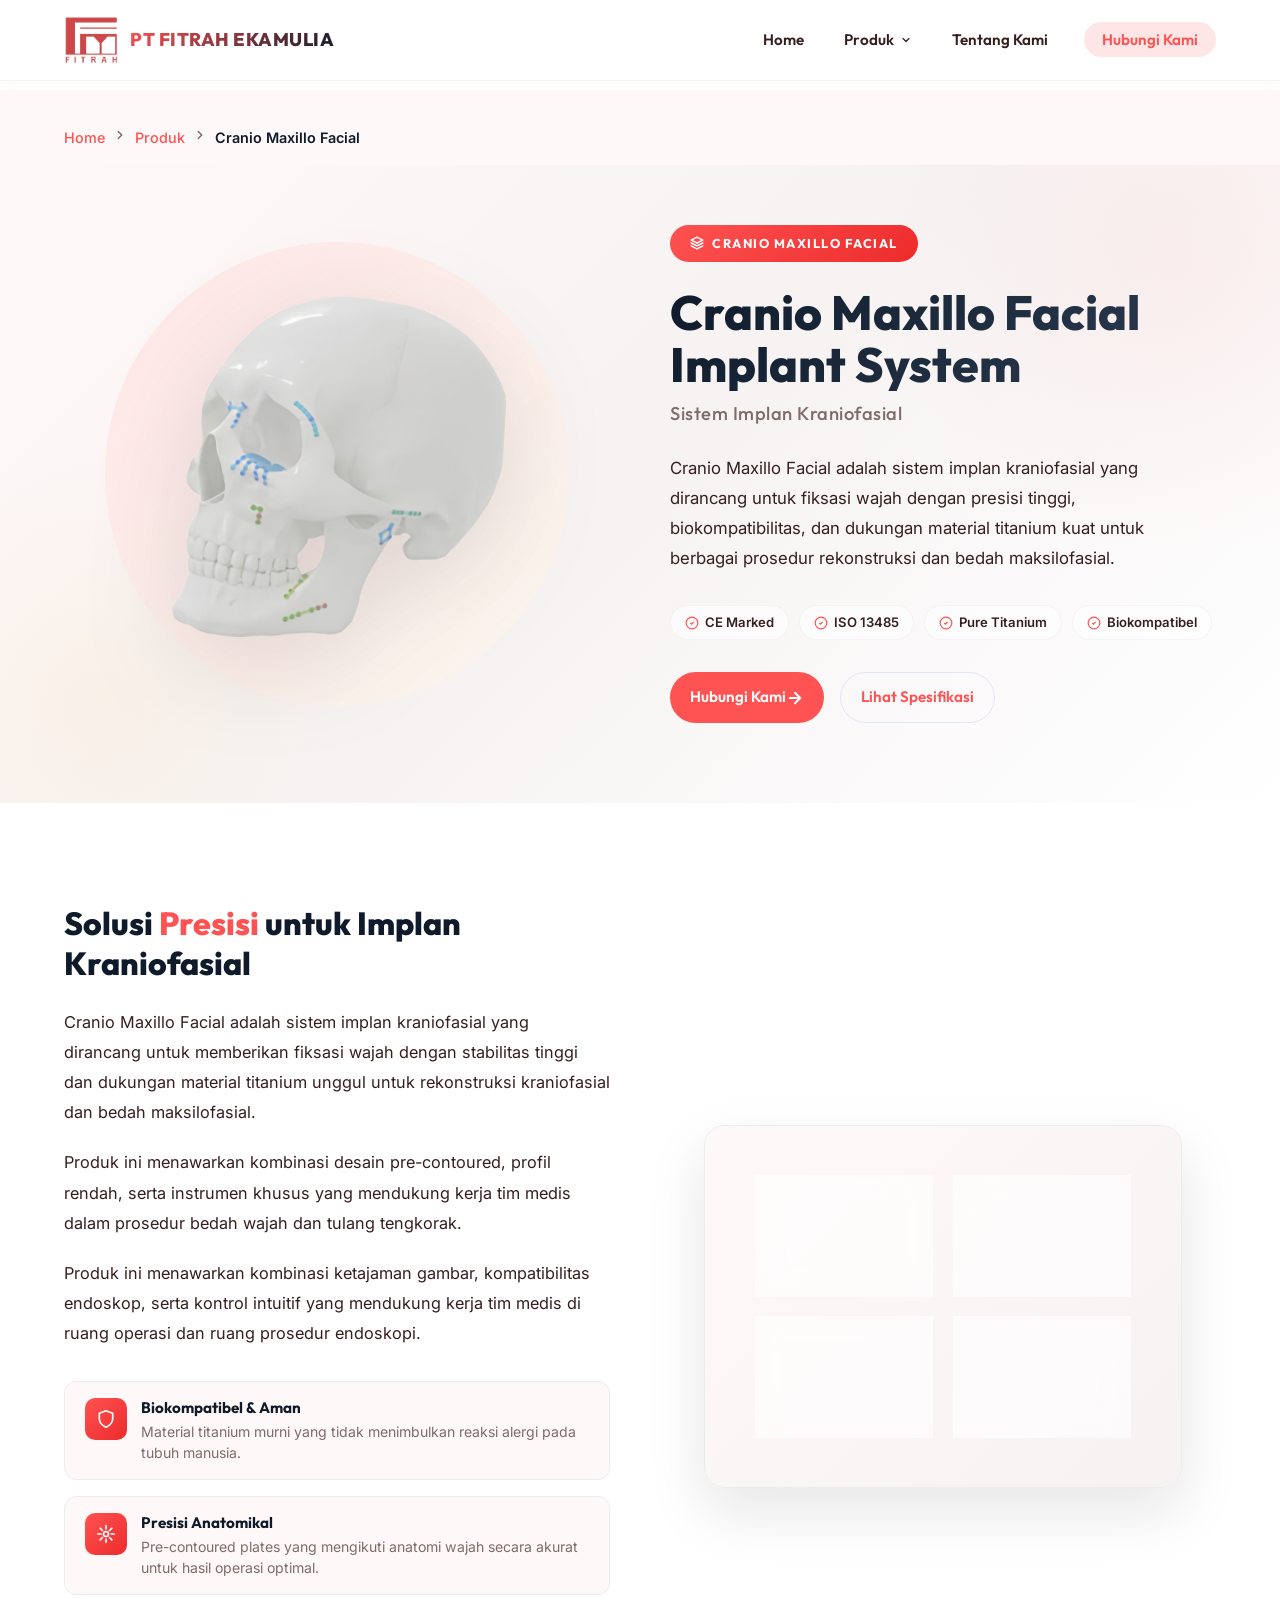
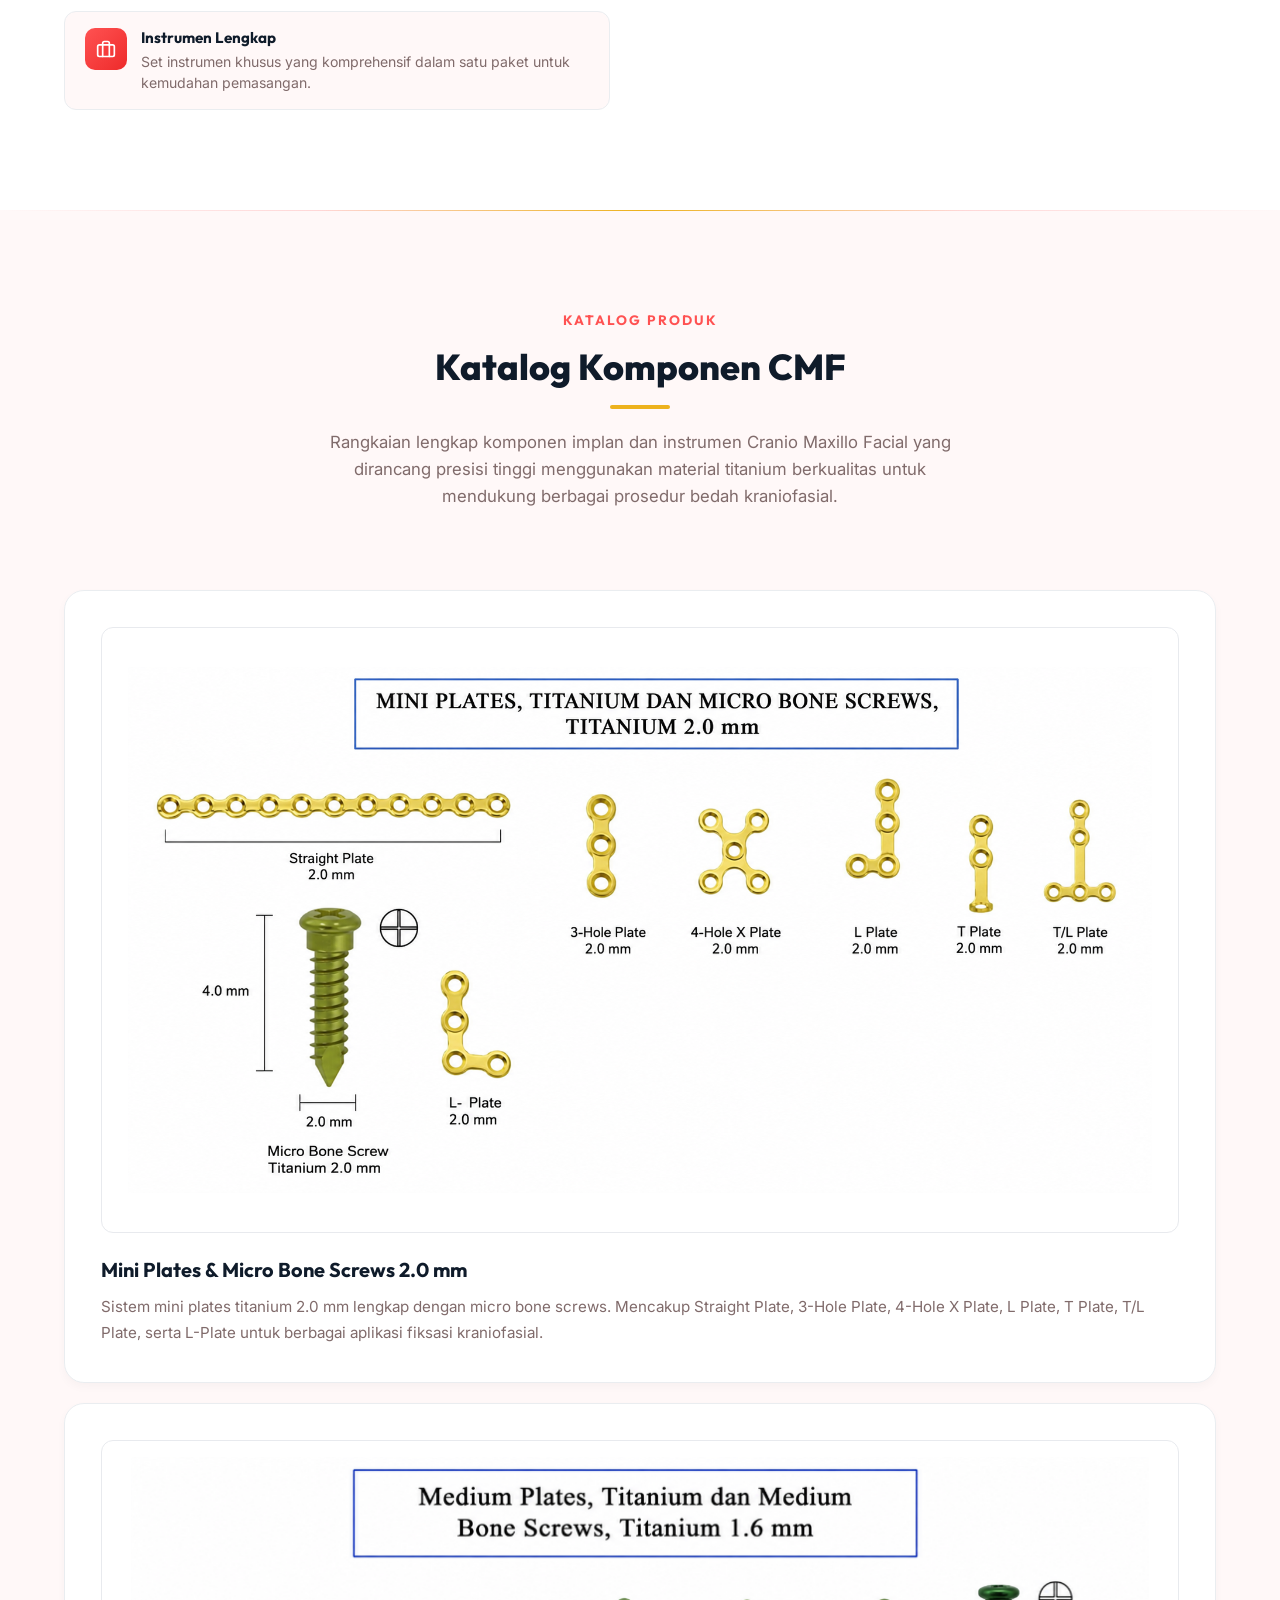
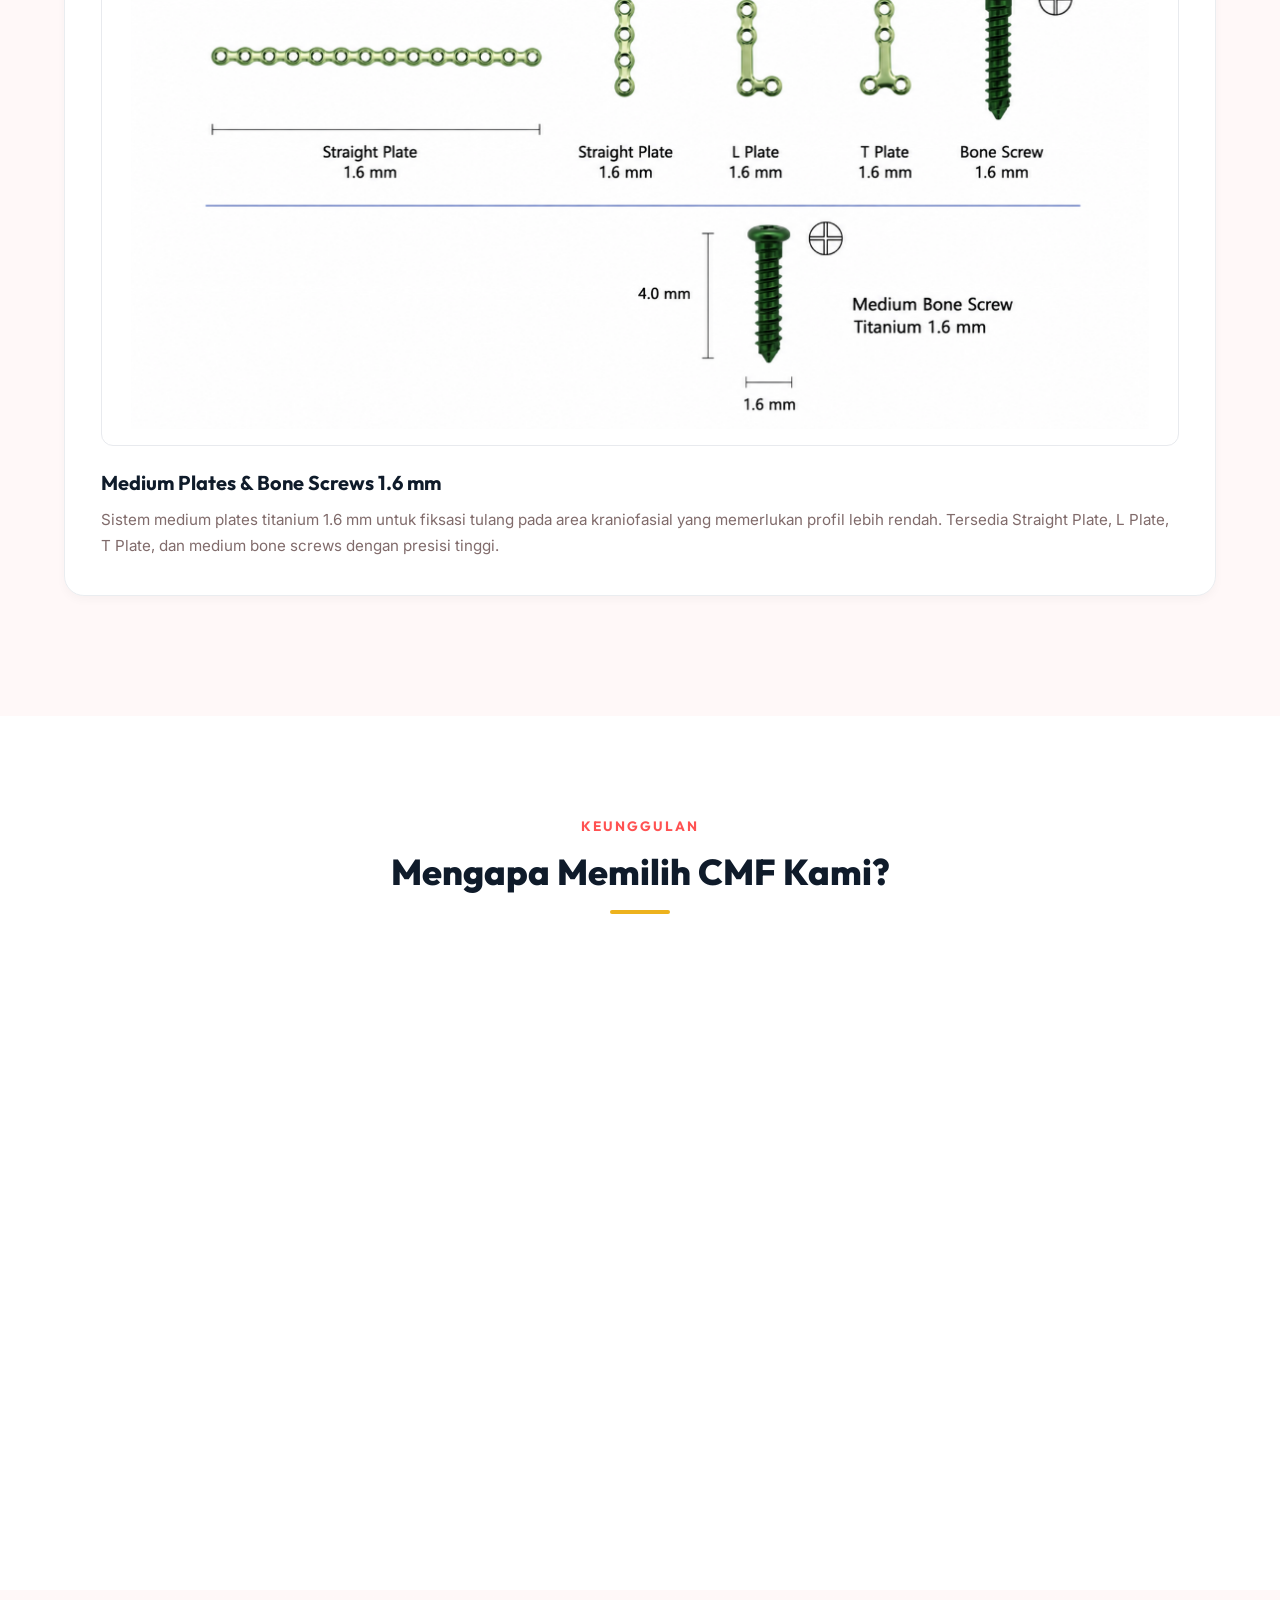
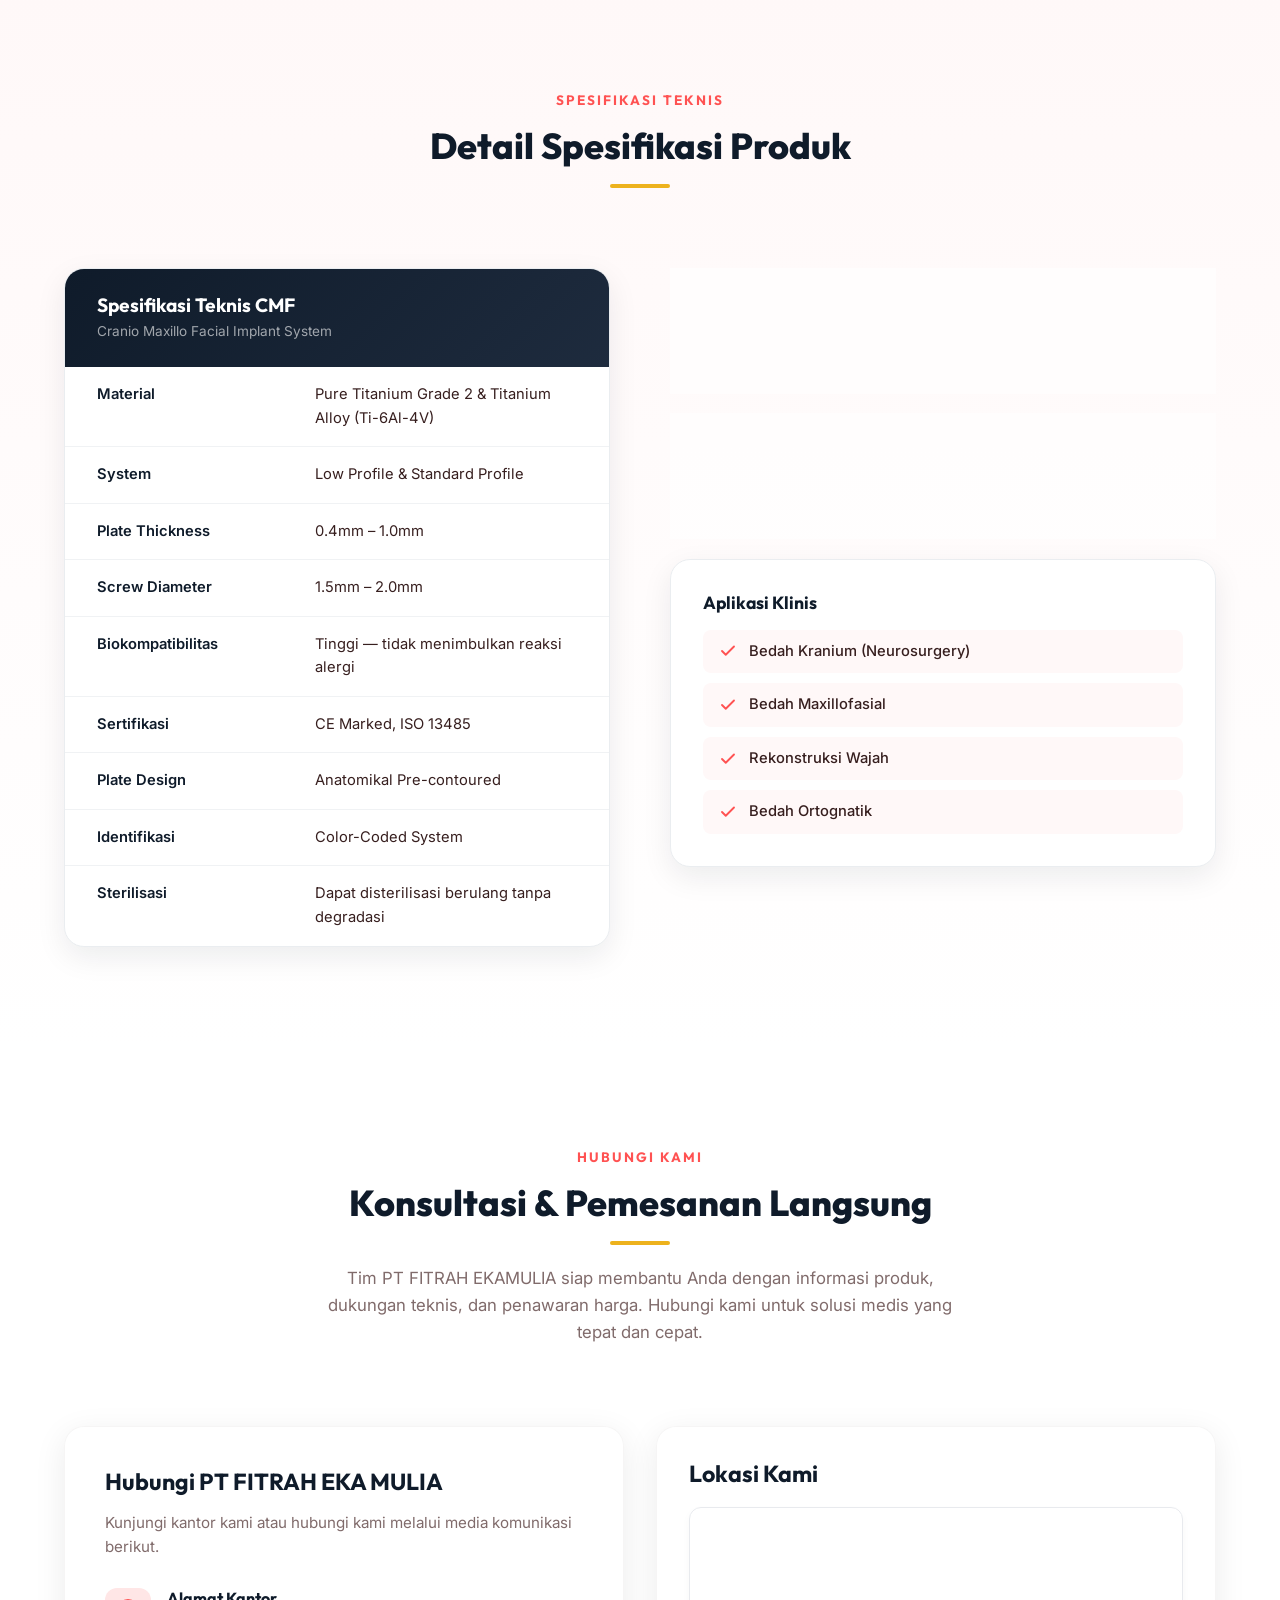
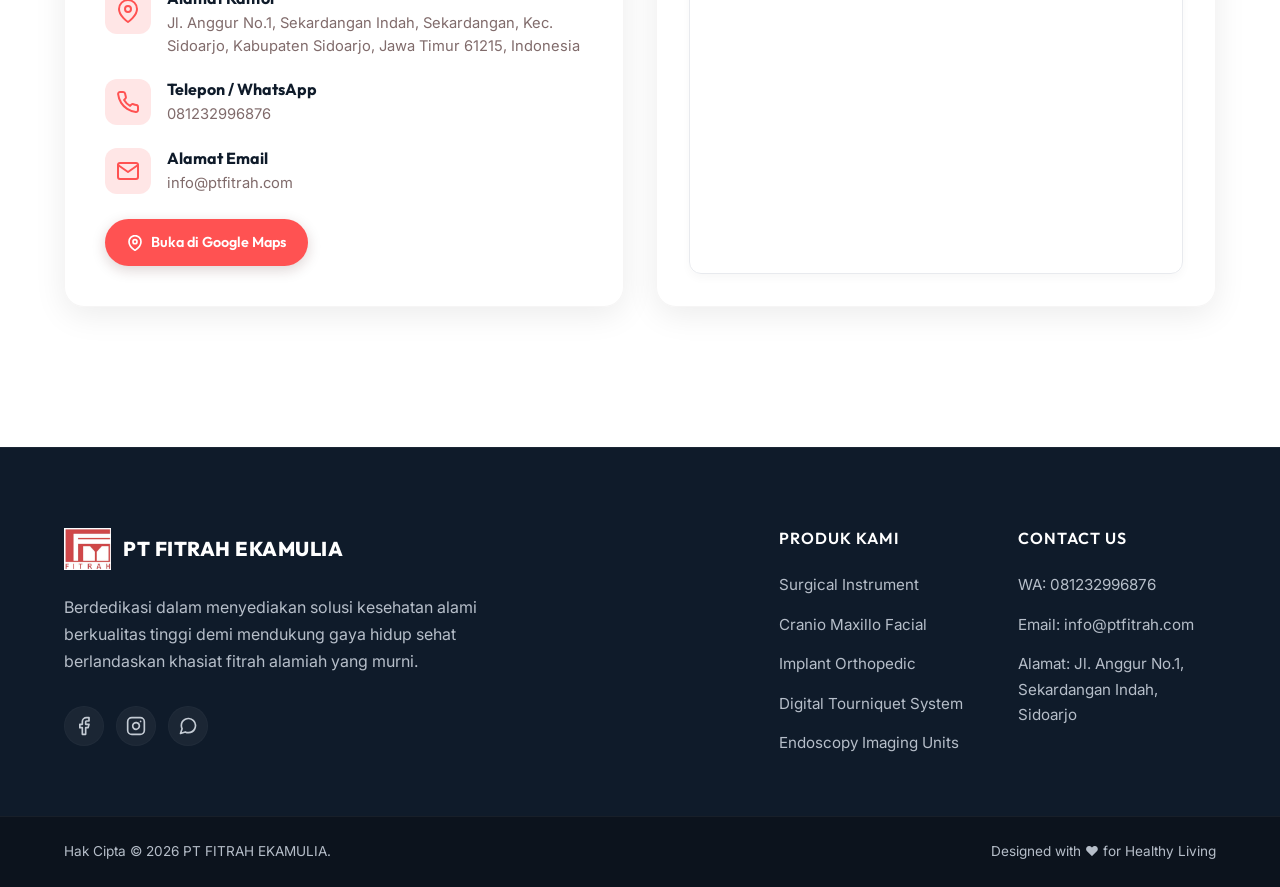
<file: products/cranio-maxillo-facial.html>
<!doctype html>
<html lang="id">
  <head>
    <meta charset="UTF-8" />
    <meta name="viewport" content="width=device-width, initial-scale=1.0" />
    <title>Cranio Maxillo Facial | PT FITRAH EKAMULIA</title>
    <meta
      name="description"
      content="Cranio Maxillo Facial - Solusi implan kraniofasial titanium murni untuk fiksasi wajah yang presisi, aman, dan biokompatibel."
    />
    <!-- Google Fonts -->
    <link rel="preconnect" href="https://fonts.googleapis.com" />
    <link rel="preconnect" href="https://fonts.gstatic.com" crossorigin />
    <link
      href="https://fonts.googleapis.com/css2?family=Inter:wght@300;400;500;600;700&family=Outfit:wght@300;400;500;600;700;800&display=swap"
      rel="stylesheet"
    />
    <!-- Base CSS -->
    <link rel="stylesheet" href="../assets/css/style.css" />
    <!-- Local product CSS -->
    <link rel="stylesheet" href="../assets/css/product.css" />
    <style>
      /* ==========================================================================
           SCROLL-REVEAL ANIMATIONS
           ========================================================================== */
      @keyframes fadeInUp {
        from {
          opacity: 0;
          transform: translateY(40px);
        }
        to {
          opacity: 1;
          transform: translateY(0);
        }
      }
      @keyframes fadeInLeft {
        from {
          opacity: 0;
          transform: translateX(-40px);
        }
        to {
          opacity: 1;
          transform: translateX(0);
        }
      }
      @keyframes fadeInRight {
        from {
          opacity: 0;
          transform: translateX(40px);
        }
        to {
          opacity: 1;
          transform: translateX(0);
        }
      }
      @keyframes scaleIn {
        from {
          opacity: 0;
          transform: scale(0.9);
        }
        to {
          opacity: 1;
          transform: scale(1);
        }
      }
      @keyframes shimmer {
        0% {
          background-position: -200% 0;
        }
        100% {
          background-position: 200% 0;
        }
      }
      @keyframes pulseGlow {
        0%,
        100% {
          box-shadow: 0 0 20px rgba(255, 77, 77, 0.15);
        }
        50% {
          box-shadow: 0 0 40px rgba(255, 77, 77, 0.3);
        }
      }
      @keyframes float {
        0%,
        100% {
          transform: translateY(0);
        }
        50% {
          transform: translateY(-12px);
        }
      }

      .reveal {
        opacity: 0;
        transform: translateY(40px);
        animation: fadeInUp 0.8s cubic-bezier(0.4, 0, 0.2, 1) forwards;
      }
      .reveal-left {
        opacity: 0;
        transform: translateX(-40px);
        animation: fadeInLeft 0.8s cubic-bezier(0.4, 0, 0.2, 1) forwards;
      }
      .reveal-right {
        opacity: 0;
        transform: translateX(40px);
        animation: fadeInRight 0.8s cubic-bezier(0.4, 0, 0.2, 1) forwards;
      }
      .delay-1 {
        animation-delay: 0.1s;
      }
      .delay-2 {
        animation-delay: 0.2s;
      }
      .delay-3 {
        animation-delay: 0.3s;
      }
      .delay-4 {
        animation-delay: 0.4s;
      }
      .delay-5 {
        animation-delay: 0.5s;
      }
      .delay-6 {
        animation-delay: 0.6s;
      }
      .delay-7 {
        animation-delay: 0.7s;
      }
      .delay-8 {
        animation-delay: 0.8s;
      }

      /* ==========================================================================
           BREADCRUMB
           ========================================================================== */
      .breadcrumb-bar {
        padding: 20px 0 0;
        background: var(--bg-section);
      }
      .breadcrumb {
        display: flex;
        align-items: center;
        gap: 8px;
        font-size: 0.9rem;
        color: var(--text-muted);
        padding: 16px 0;
      }
      .breadcrumb a {
        color: var(--primary);
        font-weight: 500;
        transition: var(--transition-fast);
      }
      .breadcrumb a:hover {
        color: var(--dark);
      }
      .breadcrumb .separator {
        color: var(--text-muted);
        font-size: 0.75rem;
      }
      .breadcrumb .current {
        color: var(--dark);
        font-weight: 600;
      }

      /* ==========================================================================
           PRODUCT HERO SECTION
           ========================================================================== */
      .product-hero {
        position: relative;
        padding: 60px 0 80px;
        background: linear-gradient(
          135deg,
          var(--bg-section) 0%,
          hsl(0, 20%, 96%) 50%,
          var(--bg-main) 100%
        );
        overflow: hidden;
      }
      .product-hero::before {
        content: "";
        position: absolute;
        top: -200px;
        right: -200px;
        width: 600px;
        height: 600px;
        background: radial-gradient(
          circle,
          hsla(0, 100%, 66%, 0.06) 0%,
          transparent 70%
        );
        border-radius: 50%;
        pointer-events: none;
      }
      .product-hero::after {
        content: "";
        position: absolute;
        bottom: -150px;
        left: -150px;
        width: 500px;
        height: 500px;
        background: radial-gradient(
          circle,
          hsla(43, 85%, 52%, 0.06) 0%,
          transparent 70%
        );
        border-radius: 50%;
        pointer-events: none;
      }
      .product-hero-grid {
        position: relative;
        z-index: 2;
        display: grid;
        grid-template-columns: 1fr 1fr;
        gap: 60px;
        align-items: center;
      }
      .product-hero-image {
        position: relative;
        display: flex;
        justify-content: center;
        align-items: center;
      }
      .product-hero-image-bg {
        position: absolute;
        width: 85%;
        aspect-ratio: 1;
        background: linear-gradient(
          135deg,
          var(--primary-light) 0%,
          hsla(43, 90%, 96%, 0.6) 100%
        );
        border-radius: 50%;
        z-index: 1;
        animation: pulseGlow 4s ease-in-out infinite;
      }
      .product-hero-img {
        position: relative;
        z-index: 2;
        max-height: 420px;
        width: auto;
        max-width: 100%;
        object-fit: contain;
        filter: drop-shadow(0 25px 50px rgba(0, 0, 0, 0.12));
        animation: float 6s ease-in-out infinite;
        border-radius: var(--radius-lg);
      }
      .product-hero-content {
        display: flex;
        flex-direction: column;
        align-items: flex-start;
      }
      .product-hero-badge {
        display: inline-flex;
        align-items: center;
        gap: 8px;
        background: linear-gradient(135deg, var(--primary), hsl(0, 85%, 55%));
        color: var(--light);
        font-family: var(--font-title);
        font-weight: 700;
        font-size: 0.8rem;
        text-transform: uppercase;
        letter-spacing: 1.5px;
        padding: 8px 20px;
        border-radius: var(--radius-round);
        margin-bottom: 24px;
      }
      .product-hero-title {
        font-size: 3rem;
        font-weight: 800;
        line-height: 1.1;
        margin-bottom: 8px;
        background: linear-gradient(
          135deg,
          var(--dark) 0%,
          hsl(215, 30%, 25%) 100%
        );
        background-clip: text;
        -webkit-background-clip: text;
        -webkit-text-fill-color: transparent;
      }
      .product-hero-subtitle {
        font-family: var(--font-title);
        font-size: 1.15rem;
        font-weight: 500;
        color: var(--text-muted);
        margin-bottom: 24px;
        letter-spacing: 0.5px;
      }
      .product-hero-desc {
        font-size: 1.05rem;
        color: var(--text);
        line-height: 1.8;
        margin-bottom: 32px;
        max-width: 520px;
      }
      .product-hero-tags {
        display: flex;
        flex-wrap: wrap;
        gap: 10px;
        margin-bottom: 32px;
      }
      .hero-tag {
        display: inline-flex;
        align-items: center;
        gap: 6px;
        padding: 6px 14px;
        background: var(--glass-bg);
        backdrop-filter: blur(10px);
        border: 1px solid var(--glass-border);
        border-radius: var(--radius-round);
        font-size: 0.82rem;
        font-weight: 600;
        color: var(--text);
        transition: var(--transition-fast);
      }
      .hero-tag:hover {
        background: var(--primary-light);
        color: var(--primary);
        border-color: var(--primary-light);
      }
      .hero-tag svg {
        width: 14px;
        height: 14px;
        color: var(--primary);
      }
      .product-hero-actions {
        display: flex;
        gap: 16px;
      }

      /* ==========================================================================
           DESCRIPTION SECTION
           ========================================================================== */
      .description-section {
        padding: 100px 0;
        background: var(--light);
      }
      .description-grid {
        display: grid;
        grid-template-columns: 1fr 1fr;
        gap: 60px;
        align-items: center;
      }
      .description-text h2 {
        font-size: 2rem;
        font-weight: 800;
        margin-bottom: 24px;
        color: var(--dark);
      }
      .description-text h2 span {
        color: var(--primary);
      }
      .description-text p {
        font-size: 1.02rem;
        color: var(--text);
        line-height: 1.85;
        margin-bottom: 20px;
      }
      .description-highlights {
        display: flex;
        flex-direction: column;
        gap: 16px;
        margin-top: 32px;
      }
      .highlight-item {
        display: flex;
        align-items: flex-start;
        gap: 14px;
        padding: 16px 20px;
        background: var(--bg-section);
        border-radius: var(--radius-md);
        border: 1px solid hsl(215, 15%, 93%);
        transition: var(--transition-smooth);
      }
      .highlight-item:hover {
        background: var(--primary-light);
        border-color: hsla(0, 100%, 66%, 0.15);
        transform: translateX(6px);
      }
      .highlight-icon {
        flex-shrink: 0;
        width: 42px;
        height: 42px;
        background: linear-gradient(135deg, var(--primary), hsl(0, 85%, 55%));
        color: var(--light);
        border-radius: 10px;
        display: flex;
        align-items: center;
        justify-content: center;
      }
      .highlight-content h4 {
        font-size: 0.95rem;
        font-weight: 700;
        color: var(--dark);
        margin-bottom: 4px;
      }
      .highlight-content p {
        font-size: 0.88rem;
        color: var(--text-muted);
        margin: 0;
        line-height: 1.5;
      }
      .description-visual {
        position: relative;
        display: flex;
        justify-content: center;
        align-items: center;
      }
      .description-visual-card {
        position: relative;
        background: linear-gradient(
          135deg,
          var(--bg-section) 0%,
          hsl(0, 20%, 96%) 100%
        );
        border-radius: var(--radius-lg);
        padding: 50px;
        border: 1px solid hsl(215, 15%, 93%);
        box-shadow: var(--shadow-lg);
      }
      .stat-badges {
        display: grid;
        grid-template-columns: 1fr 1fr;
        gap: 20px;
      }
      .stat-badge {
        background: var(--glass-bg);
        backdrop-filter: blur(12px);
        -webkit-backdrop-filter: blur(12px);
        border: 1px solid var(--glass-border);
        border-radius: var(--radius-md);
        padding: 24px;
        text-align: center;
        transition: var(--transition-smooth);
      }
      .stat-badge:hover {
        transform: translateY(-4px);
        box-shadow: var(--shadow-md);
      }
      .stat-badge .stat-num {
        font-family: var(--font-title);
        font-size: 1.6rem;
        font-weight: 800;
        color: var(--primary);
        display: block;
        margin-bottom: 4px;
      }
      .stat-badge .stat-label {
        font-size: 0.82rem;
        color: var(--text-muted);
        font-weight: 500;
      }

      /* ==========================================================================
           COMPONENTS SECTION
           ========================================================================== */
      .components-section {
        padding: 100px 0;
        background: var(--bg-section);
        position: relative;
        overflow: hidden;
      }
      .components-section::before {
        content: "";
        position: absolute;
        top: 0;
        left: 0;
        right: 0;
        height: 1px;
        background: linear-gradient(
          90deg,
          transparent,
          hsla(0, 100%, 66%, 0.2),
          var(--accent),
          hsla(0, 100%, 66%, 0.2),
          transparent
        );
      }
      .components-grid {
        display: grid;
        grid-template-columns: repeat(3, 1fr);
        gap: 50px;
        margin-top: 60px;
      }
      @media screen and (max-width: 1024px) {
        .components-grid {
          grid-template-columns: repeat(2, 1fr);
          gap: 40px;
          margin-top: 50px;
        }
      }
      .product-card-img-container {
        width: 100%;
        aspect-ratio: 16 / 9;
        background: hsl(0, 0%, 100%);
        border-radius: var(--radius-md);
        display: flex;
        align-items: center;
        justify-content: center;
        overflow: hidden;
        margin-bottom: 24px;
        border: 1px solid hsl(215, 15%, 92%);
        padding: 16px;
      }
      .product-card-img {
        max-width: 100%;
        max-height: 100%;
        object-fit: contain;
        transition: transform var(--transition-smooth);
      }
      .component-card:hover .product-card-img {
        transform: scale(1.04);
      }
      .component-card {
        background: var(--light);
        border-radius: var(--radius-lg);
        padding: 36px;
        border: 1px solid hsl(215, 15%, 93%);
        box-shadow: var(--shadow-sm);
        transition: var(--transition-smooth);
        position: relative;
        overflow: hidden;
        margin-bottom: 20px;
      }
      .component-card::before {
        content: "";
        position: absolute;
        top: 0;
        left: 0;
        right: 0;
        height: 4px;
        background: linear-gradient(90deg, var(--primary), var(--accent));
        transform: scaleX(0);
        transform-origin: left;
        transition: transform 0.5s cubic-bezier(0.4, 0, 0.2, 1);
      }
      .component-card:hover::before {
        transform: scaleX(1);
      }
      .component-card:hover {
        transform: translateY(-6px);
        box-shadow: var(--shadow-lg);
        border-color: var(--primary-light);
      }
      .component-icon {
        width: 60px;
        height: 60px;
        background: linear-gradient(
          135deg,
          var(--primary-light) 0%,
          hsla(0, 100%, 66%, 0.12) 100%
        );
        color: var(--primary);
        border-radius: 16px;
        display: flex;
        align-items: center;
        justify-content: center;
        margin-bottom: 20px;
        transition: var(--transition-smooth);
      }
      .component-card:hover .component-icon {
        background: linear-gradient(135deg, var(--primary), hsl(0, 85%, 55%));
        color: var(--light);
        transform: scale(1.05);
      }
      .component-num {
        position: absolute;
        top: 20px;
        right: 24px;
        font-family: var(--font-title);
        font-size: 3rem;
        font-weight: 800;
        color: hsla(215, 15%, 30%, 0.04);
        line-height: 1;
      }
      .component-card h3 {
        font-size: 1.25rem;
        font-weight: 700;
        color: var(--dark);
        margin-bottom: 12px;
      }
      .component-card p {
        font-size: 0.95rem;
        color: var(--text-muted);
        line-height: 1.7;
      }

      /* ==========================================================================
           FEATURES GRID
           ========================================================================== */
      .features-section {
        padding: 100px 0;
        background: var(--light);
      }
      .features-grid {
        display: grid;
        grid-template-columns: repeat(3, 1fr);
        gap: 24px;
      }
      .feature-card {
        background: var(--glass-bg);
        backdrop-filter: blur(12px);
        -webkit-backdrop-filter: blur(12px);
        border: 1px solid var(--glass-border);
        border-radius: var(--radius-lg);
        padding: 32px 28px;
        text-align: center;
        transition: var(--transition-smooth);
        position: relative;
      }
      .feature-card:hover {
        transform: translateY(-5px);
        box-shadow: var(--shadow-md);
        border-color: var(--primary-light);
      }
      .feature-icon {
        width: 56px;
        height: 56px;
        background: var(--primary-light);
        color: var(--primary);
        border-radius: 14px;
        display: flex;
        align-items: center;
        justify-content: center;
        margin: 0 auto 18px;
        transition: var(--transition-smooth);
      }
      .feature-card:hover .feature-icon {
        background: var(--primary);
        color: var(--light);
        transform: rotateY(180deg);
      }
      .feature-card h4 {
        font-size: 1rem;
        font-weight: 700;
        color: var(--dark);
        margin-bottom: 8px;
      }
      .feature-card p {
        font-size: 0.88rem;
        color: var(--text-muted);
        line-height: 1.6;
      }

      /* ==========================================================================
           SPECIFICATIONS TABLE
           ========================================================================== */
      .specs-section {
        padding: 100px 0;
        background: linear-gradient(
          180deg,
          var(--bg-section) 0%,
          var(--light) 100%
        );
      }
      .specs-wrapper {
        display: grid;
        grid-template-columns: 1fr 1fr;
        gap: 60px;
        align-items: start;
      }
      .specs-table-card {
        background: var(--light);
        border-radius: var(--radius-lg);
        overflow: hidden;
        box-shadow: var(--shadow-md);
        border: 1px solid hsl(215, 15%, 93%);
      }
      .specs-table-header {
        background: linear-gradient(
          135deg,
          var(--dark) 0%,
          hsl(215, 35%, 18%) 100%
        );
        color: var(--light);
        padding: 24px 32px;
      }
      .specs-table-header h3 {
        font-size: 1.2rem;
        font-weight: 700;
        color: var(--light);
      }
      .specs-table-header p {
        font-size: 0.85rem;
        color: hsla(0, 0%, 100%, 0.6);
        margin-top: 4px;
      }
      .specs-table {
        width: 100%;
        border-collapse: collapse;
      }
      .specs-table tr {
        transition: var(--transition-fast);
      }
      .specs-table tr:hover {
        background: var(--primary-light);
      }
      .specs-table td {
        padding: 16px 32px;
        font-size: 0.92rem;
        border-bottom: 1px solid hsl(215, 15%, 95%);
        vertical-align: top;
      }
      .specs-table td:first-child {
        font-weight: 600;
        color: var(--dark);
        width: 40%;
      }
      .specs-table td:last-child {
        color: var(--text);
      }
      .specs-table tr:last-child td {
        border-bottom: none;
      }

      .specs-certifications {
        display: flex;
        flex-direction: column;
        gap: 20px;
      }
      .cert-card {
        background: var(--glass-bg);
        backdrop-filter: blur(12px);
        -webkit-backdrop-filter: blur(12px);
        border: 1px solid var(--glass-border);
        border-radius: var(--radius-lg);
        padding: 28px 32px;
        display: flex;
        align-items: center;
        gap: 20px;
        transition: var(--transition-smooth);
      }
      .cert-card:hover {
        transform: translateY(-3px);
        box-shadow: var(--shadow-md);
      }
      .cert-icon {
        flex-shrink: 0;
        width: 56px;
        height: 56px;
        background: linear-gradient(135deg, var(--accent), hsl(43, 90%, 45%));
        color: var(--light);
        border-radius: 14px;
        display: flex;
        align-items: center;
        justify-content: center;
      }
      .cert-text h4 {
        font-size: 1.05rem;
        font-weight: 700;
        color: var(--dark);
        margin-bottom: 4px;
      }
      .cert-text p {
        font-size: 0.88rem;
        color: var(--text-muted);
        line-height: 1.5;
      }

      .applications-card {
        background: var(--light);
        border-radius: var(--radius-lg);
        padding: 32px;
        box-shadow: var(--shadow-md);
        border: 1px solid hsl(215, 15%, 93%);
        margin-top: 20px;
      }
      .applications-card h4 {
        font-size: 1.1rem;
        font-weight: 700;
        color: var(--dark);
        margin-bottom: 16px;
      }
      .applications-list {
        display: flex;
        flex-direction: column;
        gap: 10px;
      }
      .application-item {
        display: flex;
        align-items: center;
        gap: 12px;
        padding: 10px 16px;
        background: var(--bg-section);
        border-radius: var(--radius-sm);
        transition: var(--transition-fast);
      }
      .application-item:hover {
        background: var(--primary-light);
        transform: translateX(4px);
      }
      .application-item svg {
        flex-shrink: 0;
        color: var(--primary);
      }
      .application-item span {
        font-size: 0.92rem;
        font-weight: 500;
        color: var(--text);
      }

      /* ==========================================================================
           CTA SECTION
           ========================================================================== */
      .cta-section {
        padding: 100px 0;
        background: linear-gradient(
          135deg,
          var(--dark) 0%,
          hsl(215, 40%, 16%) 50%,
          hsl(215, 35%, 20%) 100%
        );
        position: relative;
        overflow: hidden;
      }
      .cta-section::before {
        content: "";
        position: absolute;
        top: -150px;
        right: -150px;
        width: 400px;
        height: 400px;
        background: radial-gradient(
          circle,
          hsla(0, 100%, 66%, 0.1) 0%,
          transparent 70%
        );
        border-radius: 50%;
        pointer-events: none;
      }
      .cta-section::after {
        content: "";
        position: absolute;
        bottom: -100px;
        left: -100px;
        width: 350px;
        height: 350px;
        background: radial-gradient(
          circle,
          hsla(43, 85%, 52%, 0.08) 0%,
          transparent 70%
        );
        border-radius: 50%;
        pointer-events: none;
      }
      .cta-container {
        position: relative;
        z-index: 2;
        text-align: center;
        max-width: 700px;
        margin: 0 auto;
      }
      .cta-badge {
        display: inline-flex;
        align-items: center;
        gap: 8px;
        background: rgba(255, 255, 255, 0.08);
        border: 1px solid rgba(255, 255, 255, 0.12);
        color: var(--accent);
        font-family: var(--font-title);
        font-weight: 700;
        font-size: 0.8rem;
        text-transform: uppercase;
        letter-spacing: 1.5px;
        padding: 8px 20px;
        border-radius: var(--radius-round);
        margin-bottom: 24px;
      }
      .cta-title {
        font-size: 2.5rem;
        font-weight: 800;
        color: var(--light);
        margin-bottom: 20px;
        line-height: 1.2;
      }
      .cta-title span {
        background: linear-gradient(135deg, var(--primary), var(--accent));
        background-clip: text;
        -webkit-background-clip: text;
        -webkit-text-fill-color: transparent;
      }
      .cta-desc {
        font-size: 1.05rem;
        color: hsla(0, 0%, 100%, 0.65);
        line-height: 1.7;
        margin-bottom: 40px;
      }
      .cta-actions {
        display: flex;
        justify-content: center;
        gap: 16px;
      }
      .btn-cta-primary {
        display: inline-flex;
        align-items: center;
        gap: 10px;
        padding: 16px 36px;
        background: linear-gradient(135deg, var(--primary), hsl(0, 85%, 55%));
        color: var(--light);
        font-family: var(--font-title);
        font-size: 1rem;
        font-weight: 700;
        border-radius: var(--radius-round);
        border: none;
        cursor: pointer;
        transition: var(--transition-smooth);
        box-shadow: 0 8px 30px rgba(255, 77, 77, 0.3);
      }
      .btn-cta-primary:hover {
        transform: translateY(-3px);
        box-shadow: 0 12px 40px rgba(255, 77, 77, 0.4);
      }
      .btn-cta-secondary {
        display: inline-flex;
        align-items: center;
        gap: 10px;
        padding: 16px 36px;
        background: transparent;
        color: var(--light);
        font-family: var(--font-title);
        font-size: 1rem;
        font-weight: 600;
        border-radius: var(--radius-round);
        border: 2px solid rgba(255, 255, 255, 0.2);
        cursor: pointer;
        transition: var(--transition-smooth);
      }
      .btn-cta-secondary:hover {
        background: rgba(255, 255, 255, 0.08);
        border-color: rgba(255, 255, 255, 0.4);
        transform: translateY(-3px);
      }

      /* ==========================================================================
           RESPONSIVE OVERRIDES
           ========================================================================== */
      @media screen and (max-width: 992px) {
        .product-hero-grid {
          grid-template-columns: 1fr;
          gap: 40px;
          text-align: center;
        }
        .product-hero-content {
          align-items: center;
          order: 2;
        }
        .product-hero-image {
          order: 1;
        }
        .product-hero-title {
          font-size: 2.5rem;
        }
        .product-hero-desc {
          max-width: 600px;
        }
        .product-hero-tags {
          justify-content: center;
        }
        .product-hero-actions {
          justify-content: center;
        }
        .description-grid {
          grid-template-columns: 1fr;
          gap: 40px;
        }
        .components-grid {
          grid-template-columns: 1fr;
        }
        .features-grid {
          grid-template-columns: repeat(2, 1fr);
        }
        .specs-wrapper {
          grid-template-columns: 1fr;
          gap: 40px;
        }
      }

      @media screen and (max-width: 768px) {
        .product-hero {
          padding: 40px 0 60px;
        }
        .product-hero-title {
          font-size: 2rem;
        }
        .product-hero-img {
          max-height: 280px;
        }
        .product-hero-actions {
          flex-direction: column;
          width: 100%;
          max-width: 320px;
        }
        .features-grid {
          grid-template-columns: 1fr;
        }
        .cta-title {
          font-size: 1.85rem;
        }
        .cta-actions {
          flex-direction: column;
          align-items: center;
        }
        .description-text h2 {
          font-size: 1.65rem;
        }
        .stat-badges {
          grid-template-columns: 1fr 1fr;
          gap: 12px;
        }
      }

      @media screen and (max-width: 480px) {
        .product-hero-title {
          font-size: 1.75rem;
        }
        .component-card {
          padding: 24px;
        }
        .specs-table td {
          padding: 12px 20px;
          font-size: 0.85rem;
        }
        .stat-badges {
          grid-template-columns: 1fr;
        }
      }
    </style>
  </head>
  <body>
    <!-- ===== HEADER / NAVBAR ===== -->
    <header class="header" id="page-header">
      <div class="container navbar-container">
        <a href="../index.html" class="logo-area">
          <img
            src="../assets/images/brand/LOGO PT FITRAH.jpeg"
            alt="PT Fitrah Eka Mulia Logo"
            class="logo-img"
          />
          <span class="company-name">PT FITRAH EKAMULIA</span>
        </a>
        <!-- Desktop Navigation -->
        <nav class="nav-menu" id="nav-menu">
          <ul class="nav-list">
            <li class="nav-item">
              <a href="../index.html" class="nav-link">Home</a>
            </li>
            <li class="nav-item dropdown">
              <a
                href="../index.html#produk"
                class="nav-link dropdown-toggle"
                id="produk-dropdown-btn"
              >
                Produk
                <svg
                  class="dropdown-icon"
                  width="12"
                  height="12"
                  viewBox="0 0 24 24"
                  fill="none"
                  xmlns="http://www.w3.org/2000/svg"
                >
                  <path
                    d="M6 9L12 15L18 9"
                    stroke="currentColor"
                    stroke-width="2.5"
                    stroke-linecap="round"
                    stroke-linejoin="round"
                  />
                </svg>
              </a>
              <ul class="dropdown-menu">
                <li>
                  <a href="surgical-instruments.html" class="dropdown-item"
                    >Surgical Instruments</a
                  >
                </li>
                <li>
                  <a href="implant-ortopedic.html" class="dropdown-item"
                    >Implant Orthopedic</a
                  >
                </li>
                <li>
                  <a href="endoscopy.html" class="dropdown-item"
                    >Endoscopy Imaging Units</a
                  >
                </li>
                <li>
                  <a href="cranio-maxillo-facial.html" class="dropdown-item"
                    >Cranio Maxillo Facial</a
                  >
                </li>
                <li>
                  <a href="digital-tourniquet-system.html" class="dropdown-item"
                    >Digital Tourniquet System</a
                  >
                </li>
              </ul>
            </li>
            <li class="nav-item">
              <a href="../index.html#tentang-kami" class="nav-link"
                >Tentang Kami</a
              >
            </li>
            <li class="nav-item">
              <a
                href="../index.html#kontak"
                class="nav-link nav-btn-contact"
                >Hubungi Kami</a
              >
            </li>
          </ul>
        </nav>
        <!-- Mobile Menu Toggle Button -->
        <button
          class="mobile-toggle"
          id="mobile-toggle"
          aria-label="Toggle Menu"
        >
          <span class="bar"></span>
          <span class="bar"></span>
          <span class="bar"></span>
        </button>
      </div>
    </header>

    <!-- ===== BREADCRUMB ===== -->
    <nav class="breadcrumb-bar" aria-label="Breadcrumb">
      <div class="container">
        <ol class="breadcrumb">
          <li><a href="../index.html">Home</a></li>
          <li class="separator">
            <svg
              width="14"
              height="14"
              viewBox="0 0 24 24"
              fill="none"
              stroke="currentColor"
              stroke-width="2.5"
              stroke-linecap="round"
              stroke-linejoin="round"
            >
              <path d="M9 18l6-6-6-6" />
            </svg>
          </li>
          <li><a href="../index.html#produk">Produk</a></li>
          <li class="separator">
            <svg
              width="14"
              height="14"
              viewBox="0 0 24 24"
              fill="none"
              stroke="currentColor"
              stroke-width="2.5"
              stroke-linecap="round"
              stroke-linejoin="round"
            >
              <path d="M9 18l6-6-6-6" />
            </svg>
          </li>
          <li class="current">Cranio Maxillo Facial</li>
        </ol>
      </div>
    </nav>

    <!-- ===== PRODUCT HERO SECTION ===== -->
    <section class="product-hero" id="product-top">
      <div class="container">
        <div class="product-hero-grid">
          <div class="product-hero-image reveal-left">
            <div class="product-hero-image-bg"></div>
            <img
              src="../assets/images/products/cranio-maxillo-facial/Cranio-removebg.png"
              alt="Cranio Maxillo Facial Implant System"
              class="product-hero-img"
            />
          </div>
          <div class="product-hero-content">
            <span class="product-hero-badge reveal delay-1">
              <svg
                width="14"
                height="14"
                viewBox="0 0 24 24"
                fill="none"
                stroke="currentColor"
                stroke-width="2.5"
                stroke-linecap="round"
                stroke-linejoin="round"
              >
                <path d="M12 2L2 7l10 5 10-5-10-5z" />
                <path d="M2 17l10 5 10-5" />
                <path d="M2 12l10 5 10-5" />
              </svg>
              Cranio Maxillo Facial
            </span>
            <h1 class="product-hero-title reveal delay-2">
              Cranio Maxillo Facial Implant System
            </h1>
            <p class="product-hero-subtitle reveal delay-3">
              Sistem Implan Kraniofasial
            </p>
            <p class="product-hero-desc reveal delay-3">
              Cranio Maxillo Facial adalah sistem implan kraniofasial yang
              dirancang untuk fiksasi wajah dengan presisi tinggi, biokompatibilitas,
              dan dukungan material titanium kuat untuk berbagai prosedur
              rekonstruksi dan bedah maksilofasial.
            </p>
            <div class="product-hero-tags reveal delay-5">
              <span class="hero-tag">
                <svg
                  viewBox="0 0 24 24"
                  fill="none"
                  stroke="currentColor"
                  stroke-width="2"
                >
                  <path d="M9 12l2 2 4-4" />
                  <circle cx="12" cy="12" r="10" />
                </svg>
                CE Marked
              </span>
              <span class="hero-tag">
                <svg
                  viewBox="0 0 24 24"
                  fill="none"
                  stroke="currentColor"
                  stroke-width="2"
                >
                  <path d="M9 12l2 2 4-4" />
                  <circle cx="12" cy="12" r="10" />
                </svg>
                ISO 13485
              </span>
              <span class="hero-tag">
                <svg
                  viewBox="0 0 24 24"
                  fill="none"
                  stroke="currentColor"
                  stroke-width="2"
                >
                  <path d="M9 12l2 2 4-4" />
                  <circle cx="12" cy="12" r="10" />
                </svg>
                Pure Titanium
              </span>
              <span class="hero-tag">
                <svg
                  viewBox="0 0 24 24"
                  fill="none"
                  stroke="currentColor"
                  stroke-width="2"
                >
                  <path d="M9 12l2 2 4-4" />
                  <circle cx="12" cy="12" r="10" />
                </svg>
                Biokompatibel
              </span>
            </div>
            <div class="product-hero-actions reveal delay-6">
              <a href="../index.html#kontak" class="btn btn-primary">
                Hubungi Kami
                <svg
                  width="18"
                  height="18"
                  viewBox="0 0 24 24"
                  fill="none"
                  stroke="currentColor"
                  stroke-width="2.5"
                  stroke-linecap="round"
                  stroke-linejoin="round"
                >
                  <path d="M5 12h14" />
                  <path d="M12 5l7 7-7 7" />
                </svg>
              </a>
              <a href="#specifications" class="btn btn-secondary"
                >Lihat Spesifikasi</a
              >
            </div>
          </div>
        </div>
      </div>
    </section>

    <!-- ===== DESCRIPTION SECTION ===== -->
    <section class="description-section" id="description">
      <div class="container">
        <div class="description-grid">
          <div class="description-text reveal-left">
            <h2>Solusi <span>Presisi</span> untuk Implan Kraniofasial</h2>
            <p>
              Cranio Maxillo Facial adalah sistem implan kraniofasial yang
              dirancang untuk memberikan fiksasi wajah dengan stabilitas
              tinggi dan dukungan material titanium unggul untuk rekonstruksi
              kraniofasial dan bedah maksilofasial.
            </p>
            <p>
              Produk ini menawarkan kombinasi desain pre-contoured, profil
              rendah, serta instrumen khusus yang mendukung kerja tim medis
              dalam prosedur bedah wajah dan tulang tengkorak.
            </p>
            <p>
              Produk ini menawarkan kombinasi ketajaman gambar, kompatibilitas
              endoskop, serta kontrol intuitif yang mendukung kerja tim medis di
              ruang operasi dan ruang prosedur endoskopi.
            </p>
            <div class="description-highlights">
              <div class="highlight-item reveal delay-1">
                <div class="highlight-icon">
                  <svg
                    width="20"
                    height="20"
                    viewBox="0 0 24 24"
                    fill="none"
                    stroke="currentColor"
                    stroke-width="2"
                    stroke-linecap="round"
                    stroke-linejoin="round"
                  >
                    <path d="M12 22s8-4 8-10V5l-8-3-8 3v7c0 6 8 10 8 10z" />
                  </svg>
                </div>
                <div class="highlight-content">
                  <h4>Biokompatibel & Aman</h4>
                  <p>
                    Material titanium murni yang tidak menimbulkan reaksi alergi
                    pada tubuh manusia.
                  </p>
                </div>
              </div>
              <div class="highlight-item reveal delay-2">
                <div class="highlight-icon">
                  <svg
                    width="20"
                    height="20"
                    viewBox="0 0 24 24"
                    fill="none"
                    stroke="currentColor"
                    stroke-width="2"
                    stroke-linecap="round"
                    stroke-linejoin="round"
                  >
                    <circle cx="12" cy="12" r="3" />
                    <path
                      d="M12 2v4M12 18v4M4.93 4.93l2.83 2.83M16.24 16.24l2.83 2.83M2 12h4M18 12h4M4.93 19.07l2.83-2.83M16.24 7.76l2.83-2.83"
                    />
                  </svg>
                </div>
                <div class="highlight-content">
                  <h4>Presisi Anatomikal</h4>
                  <p>
                    Pre-contoured plates yang mengikuti anatomi wajah secara
                    akurat untuk hasil operasi optimal.
                  </p>
                </div>
              </div>
              <div class="highlight-item reveal delay-3">
                <div class="highlight-icon">
                  <svg
                    width="20"
                    height="20"
                    viewBox="0 0 24 24"
                    fill="none"
                    stroke="currentColor"
                    stroke-width="2"
                    stroke-linecap="round"
                    stroke-linejoin="round"
                  >
                    <rect x="2" y="7" width="20" height="14" rx="2" ry="2" />
                    <path d="M16 21V5a2 2 0 0 0-2-2h-4a2 2 0 0 0-2 2v16" />
                  </svg>
                </div>
                <div class="highlight-content">
                  <h4>Instrumen Lengkap</h4>
                  <p>
                    Set instrumen khusus yang komprehensif dalam satu paket
                    untuk kemudahan pemasangan.
                  </p>
                </div>
              </div>
            </div>
          </div>
          <div class="description-visual reveal-right">
            <div class="description-visual-card">
              <div class="stat-badges">
                <div class="stat-badge">
                  <span class="stat-num">0.4–1.0</span>
                  <span class="stat-label">mm Plate Thickness</span>
                </div>
                <div class="stat-badge">
                  <span class="stat-num">1.5–2.0</span>
                  <span class="stat-label">mm Screw Diameter</span>
                </div>
                <div class="stat-badge">
                  <span class="stat-num">Grade 2</span>
                  <span class="stat-label">Pure Titanium</span>
                </div>
                <div class="stat-badge">
                  <span class="stat-num">Ti-6Al-4V</span>
                  <span class="stat-label">Titanium Alloy</span>
                </div>
              </div>
            </div>
          </div>
        </div>
      </div>
    </section>

    <!-- ===== COMPONENTS SECTION ===== -->
    <section class="components-section" id="components">
      <div class="container">
        <div class="section-header">
          <span class="section-subtitle reveal">KATALOG PRODUK</span>
          <h2 class="section-title reveal delay-1">
            Katalog Komponen CMF
          </h2>
          <div class="title-underline reveal delay-2"></div>
          <p class="section-desc reveal delay-3">
            Rangkaian lengkap komponen implan dan instrumen Cranio Maxillo Facial
            yang dirancang presisi tinggi menggunakan material titanium
            berkualitas untuk mendukung berbagai prosedur bedah kraniofasial.
          </p>
        </div>
          <!-- Card 1: Mini Plates & Micro Bone Screws 2.0mm -->
          <article class="component-card reveal delay-4">
            <span class="component-num"></span>
            <div class="product-card-img-container">
              <img
                src="../assets/images/products/cranio-maxillo-facial/mini_plates_2mm.png"
                alt="Mini Plates Titanium dan Micro Bone Screws Titanium 2.0 mm"
                class="product-card-img"
              />
            </div>
            <div class="product-card-content">
              <h3>Mini Plates &amp; Micro Bone Screws 2.0 mm</h3>
              <p>
                Sistem mini plates titanium 2.0 mm lengkap dengan micro bone
                screws. Mencakup Straight Plate, 3-Hole Plate, 4-Hole X Plate,
                L Plate, T Plate, T/L Plate, serta L-Plate untuk berbagai
                aplikasi fiksasi kraniofasial.
              </p>
            </div>
          </article>

          <!-- Card 2: Medium Plates & Medium Bone Screws 1.6mm -->
          <article class="component-card reveal delay-5">
            <span class="component-num"></span>
            <div class="product-card-img-container">
              <img
                src="../assets/images/products/cranio-maxillo-facial/medium_plates_1.6mm.png"
                alt="Medium Plates Titanium dan Medium Bone Screws Titanium 1.6 mm"
                class="product-card-img"
              />
            </div>
            <div class="product-card-content">
              <h3>Medium Plates &amp; Bone Screws 1.6 mm</h3>
              <p>
                Sistem medium plates titanium 1.6 mm untuk fiksasi tulang pada
                area kraniofasial yang memerlukan profil lebih rendah. Tersedia
                Straight Plate, L Plate, T Plate, dan medium bone screws
                dengan presisi tinggi.
              </p>
            </div>
          </article>
        </div>
      </div>
    </section>

    <!-- ===== FEATURES SECTION ===== -->
    <section class="features-section" id="features">
      <div class="container">
        <div class="section-header">
          <span class="section-subtitle reveal">KEUNGGULAN</span>
          <h2 class="section-title reveal delay-1">
            Mengapa Memilih CMF Kami?
          </h2>
          <div class="title-underline reveal delay-2"></div>
        </div>

        <div class="features-grid">
          <!-- Feature 1 -->
          <div class="feature-card reveal delay-1">
            <div class="feature-icon">
              <svg
                width="24"
                height="24"
                viewBox="0 0 24 24"
                fill="none"
                stroke="currentColor"
                stroke-width="2"
                stroke-linecap="round"
                stroke-linejoin="round"
              >
                <path d="M12 22s8-4 8-10V5l-8-3-8 3v7c0 6 8 10 8 10z" />
              </svg>
            </div>
            <h4>Biokompatibel</h4>
            <p>
              Material titanium murni yang tidak menimbulkan reaksi alergi pada
              tubuh, aman untuk implan jangka panjang.
            </p>
          </div>

          <!-- Feature 2 -->
          <div class="feature-card reveal delay-2">
            <div class="feature-icon">
              <svg
                width="24"
                height="24"
                viewBox="0 0 24 24"
                fill="none"
                stroke="currentColor"
                stroke-width="2"
                stroke-linecap="round"
                stroke-linejoin="round"
              >
                <path
                  d="M4 15s1-1 4-1 5 2 8 2 4-1 4-1V3s-1 1-4 1-5-2-8-2-4 1-4 1z"
                />
                <line x1="4" y1="22" x2="4" y2="15" />
              </svg>
            </div>
            <h4>Low Profile Design</h4>
            <p>
              Desain ultra-tipis untuk kenyamanan pasien maksimal, meminimalkan
              risiko palpabilitas implan di bawah kulit.
            </p>
          </div>

          <!-- Feature 3 -->
          <div class="feature-card reveal delay-3">
            <div class="feature-icon">
              <svg
                width="24"
                height="24"
                viewBox="0 0 24 24"
                fill="none"
                stroke="currentColor"
                stroke-width="2"
                stroke-linecap="round"
                stroke-linejoin="round"
              >
                <path
                  d="M21 16V8a2 2 0 0 0-1-1.73l-7-4a2 2 0 0 0-2 0l-7 4A2 2 0 0 0 3 8v8a2 2 0 0 0 1 1.73l7 4a2 2 0 0 0 2 0l7-4A2 2 0 0 0 21 16z"
                />
              </svg>
            </div>
            <h4>Anatomikal Pre-contoured</h4>
            <p>
              Pelat yang telah dibentuk mengikuti anatomi wajah, mengurangi
              waktu operasi dan meningkatkan akurasi fiksasi.
            </p>
          </div>

          <!-- Feature 4 -->
          <div class="feature-card reveal delay-4">
            <div class="feature-icon">
              <svg
                width="24"
                height="24"
                viewBox="0 0 24 24"
                fill="none"
                stroke="currentColor"
                stroke-width="2"
                stroke-linecap="round"
                stroke-linejoin="round"
              >
                <circle cx="12" cy="12" r="10" />
                <path d="M8 14s1.5 2 4 2 4-2 4-2" />
                <line x1="9" y1="9" x2="9.01" y2="9" />
                <line x1="15" y1="9" x2="15.01" y2="9" />
              </svg>
            </div>
            <h4>Color-Coded System</h4>
            <p>
              Sistem kode warna untuk identifikasi cepat dan mudah berbagai
              ukuran plate dan screw selama prosedur operasi.
            </p>
          </div>

          <!-- Feature 5 -->
          <div class="feature-card reveal delay-5">
            <div class="feature-icon">
              <svg
                width="24"
                height="24"
                viewBox="0 0 24 24"
                fill="none"
                stroke="currentColor"
                stroke-width="2"
                stroke-linecap="round"
                stroke-linejoin="round"
              >
                <path d="M23 4v6h-6" />
                <path d="M1 20v-6h6" />
                <path
                  d="M3.51 9a9 9 0 0 1 14.85-3.36L23 10M1 14l4.64 4.36A9 9 0 0 0 20.49 15"
                />
              </svg>
            </div>
            <h4>Sterilisasi Berulang</h4>
            <p>
              Instrumen dirancang untuk sterilisasi berulang tanpa degradasi
              kualitas, menjamin keamanan dan efisiensi biaya.
            </p>
          </div>

          <!-- Feature 6 -->
          <div class="feature-card reveal delay-6">
            <div class="feature-icon">
              <svg
                width="24"
                height="24"
                viewBox="0 0 24 24"
                fill="none"
                stroke="currentColor"
                stroke-width="2"
                stroke-linecap="round"
                stroke-linejoin="round"
              >
                <rect x="2" y="7" width="20" height="14" rx="2" ry="2" />
                <path d="M16 21V5a2 2 0 0 0-2-2h-4a2 2 0 0 0-2 2v16" />
              </svg>
            </div>
            <h4>Instrumen Lengkap</h4>
            <p>
              Semua instrumen yang dibutuhkan tersedia dalam satu set yang
              terorganisir, memudahkan proses pemasangan implan.
            </p>
          </div>
        </div>
      </div>
    </section>

    <!-- ===== SPECIFICATIONS SECTION ===== -->
    <section class="specs-section" id="specifications">
      <div class="container">
        <div class="section-header">
          <span class="section-subtitle reveal">SPESIFIKASI TEKNIS</span>
          <h2 class="section-title reveal delay-1">
            Detail Spesifikasi Produk
          </h2>
          <div class="title-underline reveal delay-2"></div>
        </div>

        <div class="specs-wrapper">
          <!-- Specs Table -->
          <div class="reveal-left">
            <div class="specs-table-card">
              <div class="specs-table-header">
                <h3>Spesifikasi Teknis CMF</h3>
                <p>Cranio Maxillo Facial Implant System</p>
              </div>
              <table class="specs-table">
                <tbody>
                  <tr>
                    <td>Material</td>
                    <td>
                      Pure Titanium Grade 2 &amp; Titanium Alloy (Ti-6Al-4V)
                    </td>
                  </tr>
                  <tr>
                    <td>System</td>
                    <td>Low Profile &amp; Standard Profile</td>
                  </tr>
                  <tr>
                    <td>Plate Thickness</td>
                    <td>0.4mm – 1.0mm</td>
                  </tr>
                  <tr>
                    <td>Screw Diameter</td>
                    <td>1.5mm – 2.0mm</td>
                  </tr>
                  <tr>
                    <td>Biokompatibilitas</td>
                    <td>Tinggi — tidak menimbulkan reaksi alergi</td>
                  </tr>
                  <tr>
                    <td>Sertifikasi</td>
                    <td>CE Marked, ISO 13485</td>
                  </tr>
                  <tr>
                    <td>Plate Design</td>
                    <td>Anatomikal Pre-contoured</td>
                  </tr>
                  <tr>
                    <td>Identifikasi</td>
                    <td>Color-Coded System</td>
                  </tr>
                  <tr>
                    <td>Sterilisasi</td>
                    <td>Dapat disterilisasi berulang tanpa degradasi</td>
                  </tr>
                </tbody>
              </table>
            </div>
          </div>

          <!-- Certifications & Applications -->
          <div class="reveal-right">
            <div class="specs-certifications">
              <div class="cert-card">
                <div class="cert-icon">
                  <svg
                    width="24"
                    height="24"
                    viewBox="0 0 24 24"
                    fill="none"
                    stroke="currentColor"
                    stroke-width="2"
                    stroke-linecap="round"
                    stroke-linejoin="round"
                  >
                    <circle cx="12" cy="8" r="7" />
                    <polyline
                      points="8.21 13.89 7 23 12 20 17 23 15.79 13.88"
                    />
                  </svg>
                </div>
                <div class="cert-text">
                  <h4>CE Marked</h4>
                  <p>
                    Memenuhi standar keamanan, kesehatan, dan perlindungan
                    lingkungan Uni Eropa untuk perangkat medis.
                  </p>
                </div>
              </div>
              <div class="cert-card">
                <div class="cert-icon">
                  <svg
                    width="24"
                    height="24"
                    viewBox="0 0 24 24"
                    fill="none"
                    stroke="currentColor"
                    stroke-width="2"
                    stroke-linecap="round"
                    stroke-linejoin="round"
                  >
                    <path d="M12 22s8-4 8-10V5l-8-3-8 3v7c0 6 8 10 8 10z" />
                  </svg>
                </div>
                <div class="cert-text">
                  <h4>ISO 13485</h4>
                  <p>
                    Sistem manajemen mutu untuk perangkat medis yang memenuhi
                    standar internasional secara konsisten.
                  </p>
                </div>
              </div>
            </div>

            <div class="applications-card">
              <h4>Aplikasi Klinis</h4>
              <div class="applications-list">
                <div class="application-item">
                  <svg
                    width="18"
                    height="18"
                    viewBox="0 0 24 24"
                    fill="none"
                    stroke="currentColor"
                    stroke-width="2.5"
                    stroke-linecap="round"
                    stroke-linejoin="round"
                  >
                    <polyline points="20 6 9 17 4 12" />
                  </svg>
                  <span>Bedah Kranium (Neurosurgery)</span>
                </div>
                <div class="application-item">
                  <svg
                    width="18"
                    height="18"
                    viewBox="0 0 24 24"
                    fill="none"
                    stroke="currentColor"
                    stroke-width="2.5"
                    stroke-linecap="round"
                    stroke-linejoin="round"
                  >
                    <polyline points="20 6 9 17 4 12" />
                  </svg>
                  <span>Bedah Maxillofasial</span>
                </div>
                <div class="application-item">
                  <svg
                    width="18"
                    height="18"
                    viewBox="0 0 24 24"
                    fill="none"
                    stroke="currentColor"
                    stroke-width="2.5"
                    stroke-linecap="round"
                    stroke-linejoin="round"
                  >
                    <polyline points="20 6 9 17 4 12" />
                  </svg>
                  <span>Rekonstruksi Wajah</span>
                </div>
                <div class="application-item">
                  <svg
                    width="18"
                    height="18"
                    viewBox="0 0 24 24"
                    fill="none"
                    stroke="currentColor"
                    stroke-width="2.5"
                    stroke-linecap="round"
                    stroke-linejoin="round"
                  >
                    <polyline points="20 6 9 17 4 12" />
                  </svg>
                  <span>Bedah Ortognatik</span>
                </div>
              </div>
            </div>
          </div>
        </div>
      </div>
    </section>


    <!-- ===== CONTACT SECTION ===== -->
    <section class="contact-section" id="kontak">
      <div class="container">
        <div class="section-header">
          <span class="section-subtitle">HUBUNGI KAMI</span>
          <h2 class="section-title">Konsultasi & Pemesanan Langsung</h2>
          <div class="title-underline"></div>
          <p class="section-desc">
            Tim PT FITRAH EKAMULIA siap membantu Anda dengan informasi produk,
            dukungan teknis, dan penawaran harga. Hubungi kami untuk solusi
            medis yang tepat dan cepat.
          </p>
        </div>

        <div class="contact-grid">
          <div class="contact-info-card glassmorphism">
            <h3>Hubungi PT FITRAH EKA MULIA</h3>
            <p class="contact-intro">
              Kunjungi kantor kami atau hubungi kami melalui media komunikasi
              berikut.
            </p>
            <div class="contact-methods">
              <div class="contact-method-item">
                <div class="method-icon">
                  <svg width="24" height="24" viewBox="0 0 24 24" fill="none" stroke="currentColor" stroke-width="2" stroke-linecap="round" stroke-linejoin="round">
                    <path d="M21 10c0 7-9 13-9 13s-9-6-9-13a9 9 0 0 1 18 0z" />
                    <circle cx="12" cy="10" r="3" />
                  </svg>
                </div>
                <div class="method-text">
                  <h4>Alamat Kantor</h4>
                  <p>
                    Jl. Anggur No.1, Sekardangan Indah, Sekardangan, Kec.
                    Sidoarjo, Kabupaten Sidoarjo, Jawa Timur 61215, Indonesia
                  </p>
                </div>
              </div>
              <div class="contact-method-item">
                <div class="method-icon">
                  <svg width="24" height="24" viewBox="0 0 24 24" fill="none" stroke="currentColor" stroke-width="2" stroke-linecap="round" stroke-linejoin="round">
                    <path d="M22 16.92v3a2 2 0 0 1-2.18 2 19.79 19.79 0 0 1-8.63-3.07 19.5 19.5 0 0 1-6-6 19.79 19.79 0 0 1-3.07-8.67A2 2 0 0 1 4.11 2h3a2 2 0 0 1 2 1.72 12.84 12.84 0 0 0 .7 2.81 2 2 0 0 1-.45 2.11L8.09 9.91a16 16 0 0 0 6 6l1.27-1.27a2 2 0 0 1 2.11-.45 12.84 12.84 0 0 0 2.81.7A2 2 0 0 1 22 16.92z" />
                  </svg>
                </div>
                <div class="method-text">
                  <h4>Telepon / WhatsApp</h4>
                  <p>081232996876</p>
                </div>
              </div>
              <div class="contact-method-item">
                <div class="method-icon">
                  <svg width="24" height="24" viewBox="0 0 24 24" fill="none" stroke="currentColor" stroke-width="2" stroke-linecap="round" stroke-linejoin="round">
                    <path d="M4 4h16c1.1 0 2 .9 2 2v12c0 1.1-.9 2-2 2H4c-1.1 0-2-.9-2-2V6c0-1.1.9-2 2-2z" />
                    <polyline points="22,6 12,13 2,6" />
                  </svg>
                </div>
                <div class="method-text">
                  <h4>Alamat Email</h4>
                  <p>info@ptfitrah.com</p>
                </div>
              </div>
            </div>
            <a href="https://maps.google.com/?q=Jl.+Anggur+No.1+Sekardangan+Sidoarjo" target="_blank" rel="noopener noreferrer" class="btn-open-maps">
              <svg width="16" height="16" viewBox="0 0 24 24" fill="none" stroke="currentColor" stroke-width="2.5" stroke-linecap="round" stroke-linejoin="round">
                <path d="M21 10c0 7-9 13-9 13s-9-6-9-13a9 9 0 0 1 18 0z" />
                <circle cx="12" cy="10" r="3" />
              </svg>
              Buka di Google Maps
            </a>
          </div>
          <div class="contact-map-inline glassmorphism">
            <h3>Lokasi Kami</h3>
            <div class="map-iframe-wrap">
              <iframe src="https://www.google.com/maps/embed?pb=!1m18!1m12!1m3!1d3958.6324!2d112.7231134!3d-7.4665076!2m3!1f0!2f0!3f0!3m2!1i1024!2i768!4f13.1!3m3!1m2!1s0x2dd7e4d6f0e8ce3f%3A0xc67b859397158c8e!2sJl.%20Anggur%20No.1%2C%20Sekardangan%20Indah%2C%20Sekardangan%2C%20Kec.%20Sidoarjo%2C%20Kabupaten%20Sidoarjo%2C%20Jawa%20Timur%2061215!5e0!3m2!1sid!2sid!4v1700000000001!5m2!1sid!2sid" width="100%" height="100%" style="border: 0" allowfullscreen="" loading="lazy" referrerpolicy="no-referrer-when-downgrade"></iframe>
            </div>
          </div>
        </div>
      </div>
    </section>

    <!-- ===== FOOTER ===== -->
    <footer class="footer">
      <div class="container footer-container">
        <div class="footer-brand-side">
          <a href="../index.html" class="footer-logo">
            <img
              src="../assets/images/brand/LOGO PT FITRAH.jpeg"
              alt="PT Fitrah Eka Mulia"
              class="footer-logo-img"
            />
            <span>PT FITRAH EKAMULIA</span>
          </a>
          <p class="footer-about-text">
            Berdedikasi dalam menyediakan solusi kesehatan alami berkualitas
            tinggi demi mendukung gaya hidup sehat berlandaskan khasiat fitrah
            alamiah yang murni.
          </p>
          <div class="social-links">
            <a
              href="https://www.facebook.com/pages/PTFITRAH-EKAMULIA/150518314998787?locale=id_ID"
              aria-label="Facebook"
            >
              <svg
                width="20"
                height="20"
                viewBox="0 0 24 24"
                fill="none"
                stroke="currentColor"
                stroke-width="2"
                stroke-linecap="round"
                stroke-linejoin="round"
              >
                <path
                  d="M18 2h-3a5 5 0 0 0-5 5v3H7v4h3v8h4v-8h3l1-4h-4V7a1 1 0 0 1 1-1h3z"
                />
              </svg>
            </a>
            <a
              href="https://www.instagram.com/fitrahekamulia/"
              aria-label="Instagram"
            >
              <svg
                width="20"
                height="20"
                viewBox="0 0 24 24"
                fill="none"
                stroke="currentColor"
                stroke-width="2"
                stroke-linecap="round"
                stroke-linejoin="round"
              >
                <rect x="2" y="2" width="20" height="20" rx="5" ry="5" />
                <path d="M16 11.37A4 4 0 1 1 12.63 8 4 4 0 0 1 16 11.37z" />
                <line x1="17.5" y1="6.5" x2="17.51" y2="6.5" />
              </svg>
            </a>
            <a
              href="https://api.whatsapp.com/send/?phone=%2B62318921719&text&type=phone_number&app_absent=0"
              aria-label="WhatsApp"
            >
              <svg
                width="20"
                height="20"
                viewBox="0 0 24 24"
                fill="none"
                stroke="currentColor"
                stroke-width="2"
                stroke-linecap="round"
                stroke-linejoin="round"
              >
                <path
                  d="M21 11.5a8.38 8.38 0 0 1-.9 3.8 8.5 8.5 0 0 1-7.6 4.7 8.38 8.38 0 0 1-3.8-.9L3 21l1.9-5.7a8.38 8.38 0 0 1-.9-3.8 8.5 8.5 0 0 1 4.7-7.6 8.38 8.38 0 0 1 3.8-.9h.5a8.48 8.48 0 0 1 8 8v.5z"
                />
              </svg>
            </a>
          </div>
        </div>

        <div class="footer-links-side">
          <div class="footer-link-group">
            <h4>Produk Kami</h4>
            <ul>
              <li>
                <a href="surgical-instruments.html">Surgical Instrument</a>
              </li>
              <li>
                <a href="cranio-maxillo-facial.html">Cranio Maxillo Facial</a>
              </li>
              <li>
                <a href="implant-ortopedic.html">Implant Orthopedic</a>
              </li>
              <li>
                <a href="digital-tourniquet-system.html"
                  >Digital Tourniquet System</a
                >
              </li>
              <li>
                <a href="endoscopy.html">Endoscopy Imaging Units</a>
              </li>
            </ul>
          </div>
          <div class="footer-link-group">
            <h4>Contact Us</h4>
            <ul>
              <li>
                <a href="https://api.whatsapp.com/send?phone=6281232996876&text=Halo%20PT%20FITRAH%20EKAMULIA">WA: 081232996876</a>
              </li>
              <li>
                <a href="mailto:info@ptfitrah.com">Email: info@ptfitrah.com</a>
              </li>
              <li>
                <a href="../index.html#kontak">Alamat: Jl. Anggur No.1, Sekardangan Indah, Sidoarjo</a>
              </li>
            </ul>
          </div>
        </div>
      </div>

      <div class="footer-bottom">
        <div class="container footer-bottom-container">
          <p>Hak Cipta &copy; 2026 PT FITRAH EKAMULIA.</p>
          <p>Designed with ❤ for Healthy Living</p>
        </div>
      </div>
    </footer>

    <!-- ===== JAVASCRIPT ===== -->
    <script>
      // ── Mobile Menu Toggle ──
      const mobileToggle = document.getElementById("mobile-toggle");
      const navMenu = document.getElementById("nav-menu");

      if (mobileToggle) {
        mobileToggle.addEventListener("click", () => {
          mobileToggle.classList.toggle("active");
          navMenu.classList.toggle("open");
        });
      }

      // ── Mobile Dropdown Toggle ──
      const dropdownToggle = document.getElementById("produk-dropdown-btn");
      if (dropdownToggle && window.innerWidth <= 768) {
        dropdownToggle.addEventListener("click", (e) => {
          e.preventDefault();
          dropdownToggle.closest(".dropdown").classList.toggle("active");
        });
      }

      // ── Header Scroll Effect ──
      const header = document.getElementById("page-header");
      window.addEventListener("scroll", () => {
        if (window.scrollY > 60) {
          header.classList.add("scrolled");
        } else {
          header.classList.remove("scrolled");
        }
      });

      // ── Scroll Reveal with IntersectionObserver ──
      const revealElements = document.querySelectorAll(
        ".reveal, .reveal-left, .reveal-right",
      );

      const observerOptions = {
        threshold: 0.1,
        rootMargin: "0px 0px -50px 0px",
      };

      const revealObserver = new IntersectionObserver((entries) => {
        entries.forEach((entry) => {
          if (entry.isIntersecting) {
            entry.target.style.animationPlayState = "running";
            revealObserver.unobserve(entry.target);
          }
        });
      }, observerOptions);

      revealElements.forEach((el) => {
        el.style.animationPlayState = "paused";
        revealObserver.observe(el);
      });

      // ── Close mobile menu on link click ──
      document.querySelectorAll(".nav-link, .dropdown-item").forEach((link) => {
        link.addEventListener("click", () => {
          if (window.innerWidth <= 768) {
            mobileToggle.classList.remove("active");
            navMenu.classList.remove("open");
          }
        });
      });
    </script>
  </body>
</html>
</file>
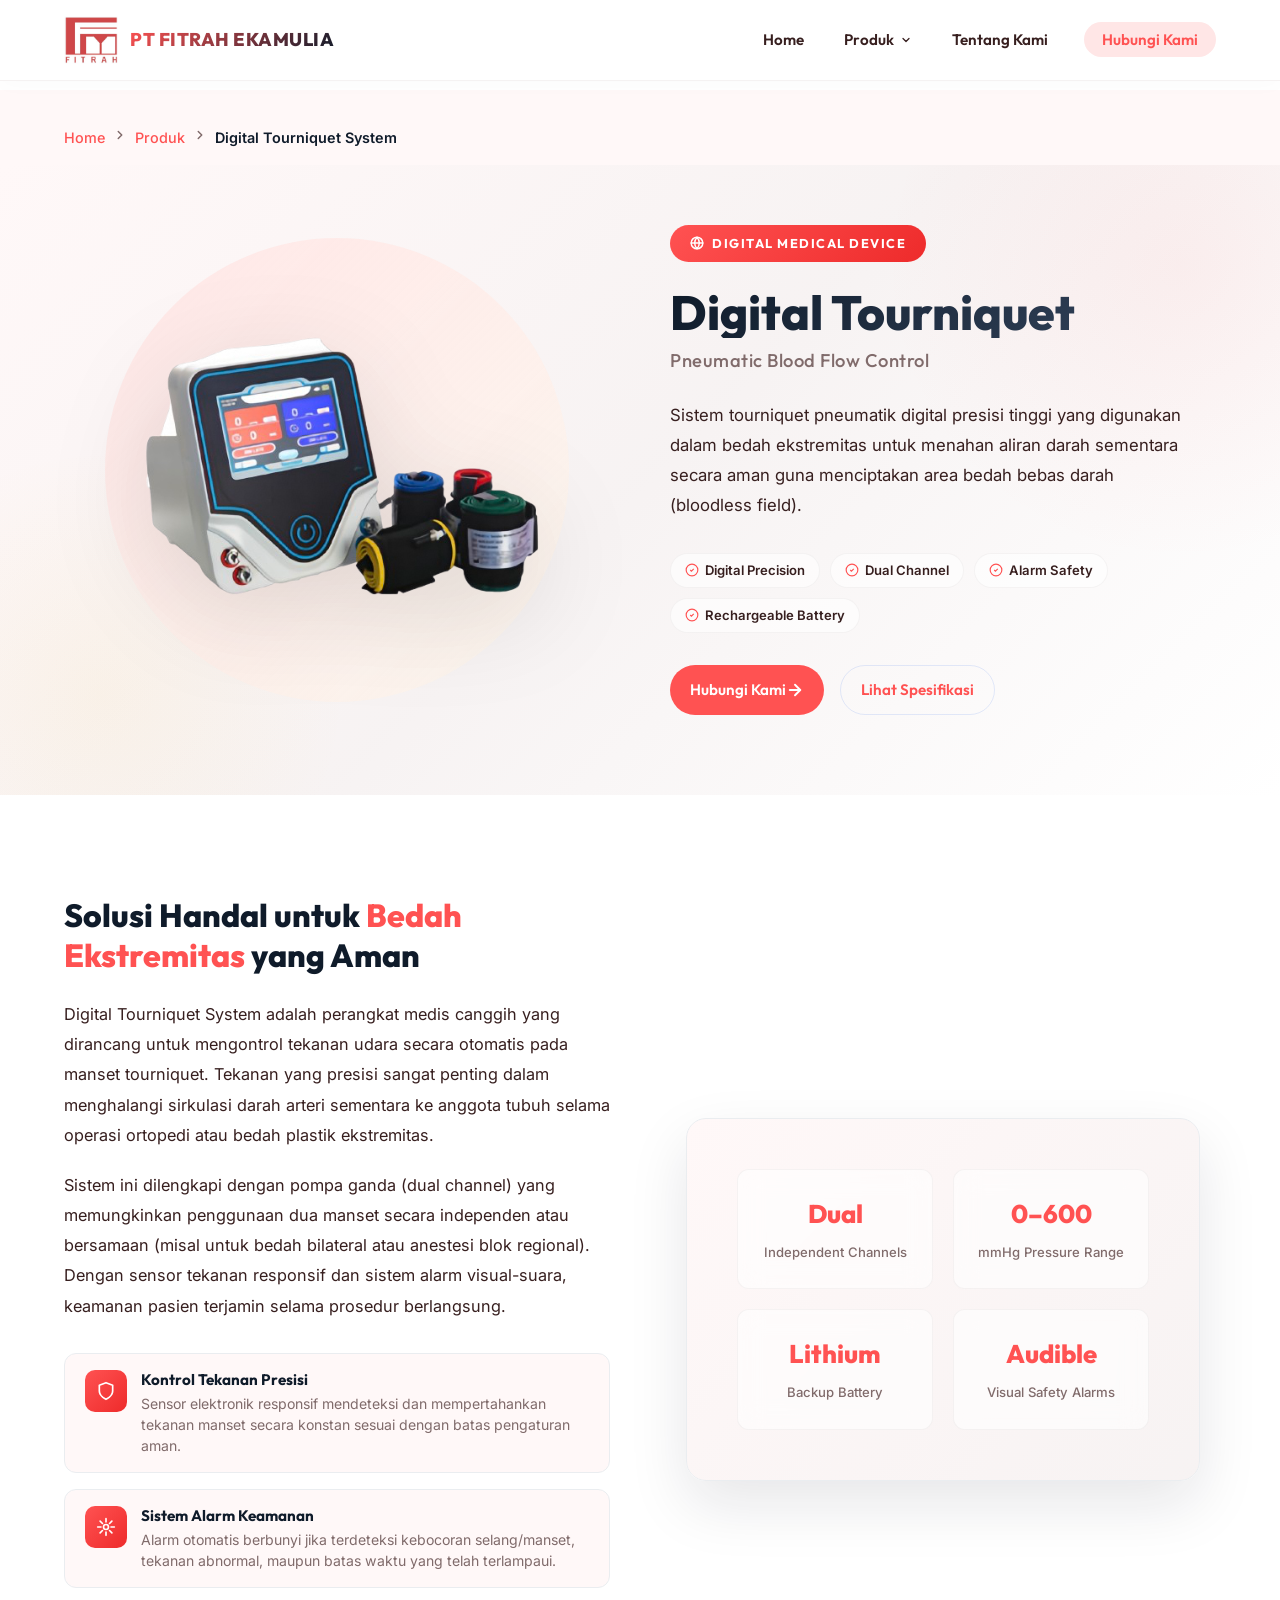
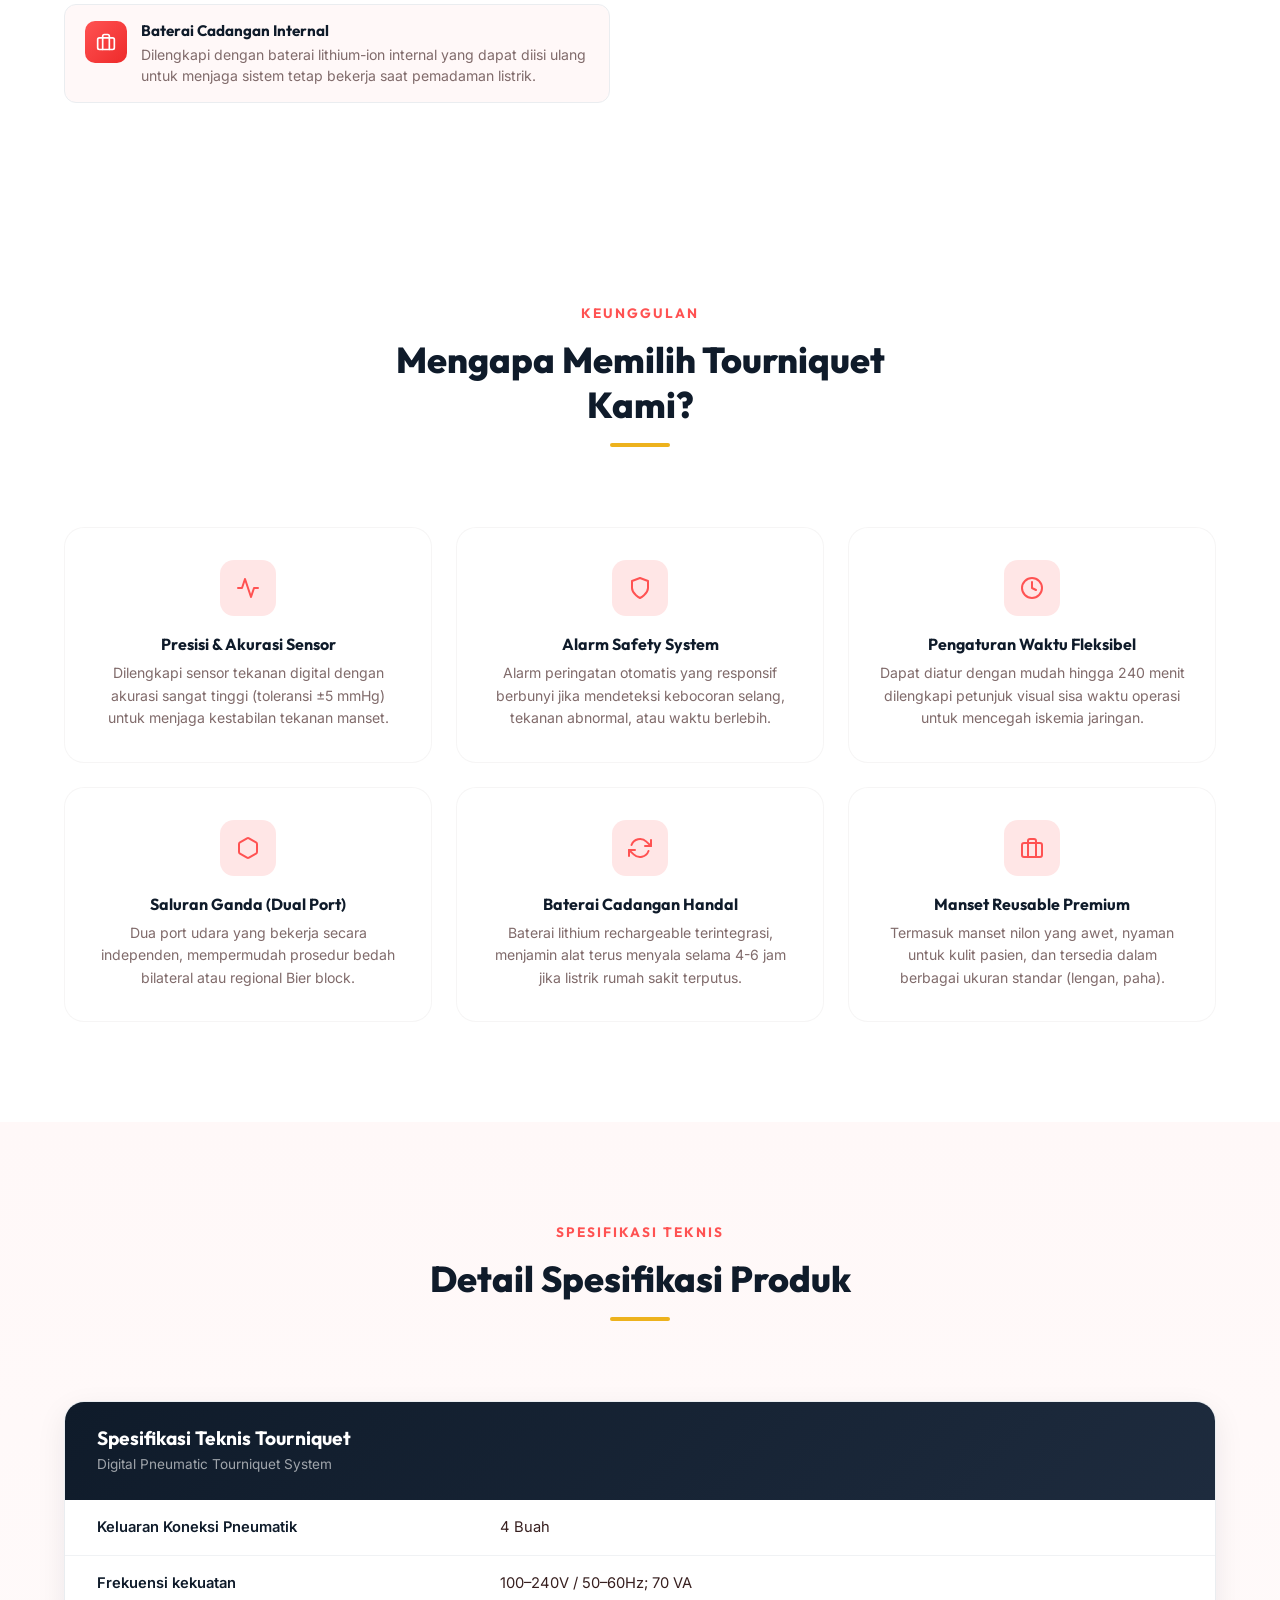
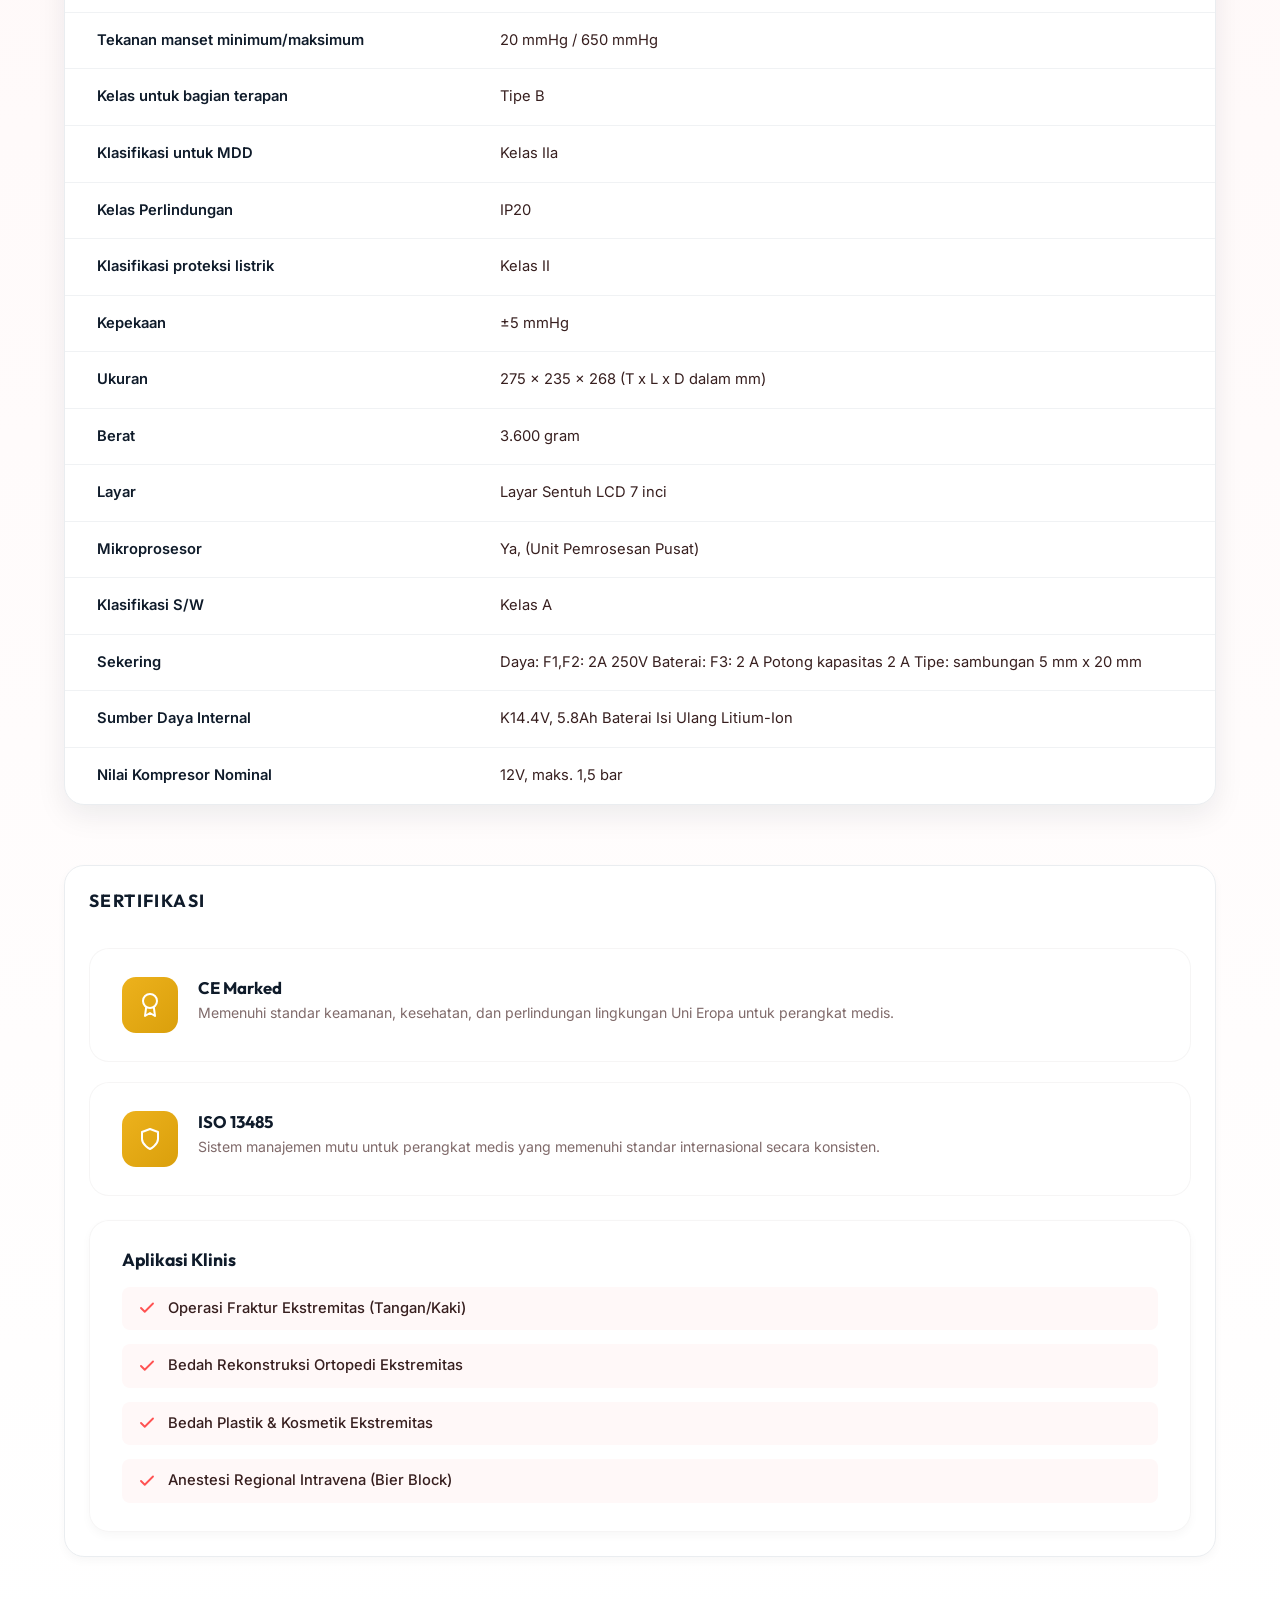
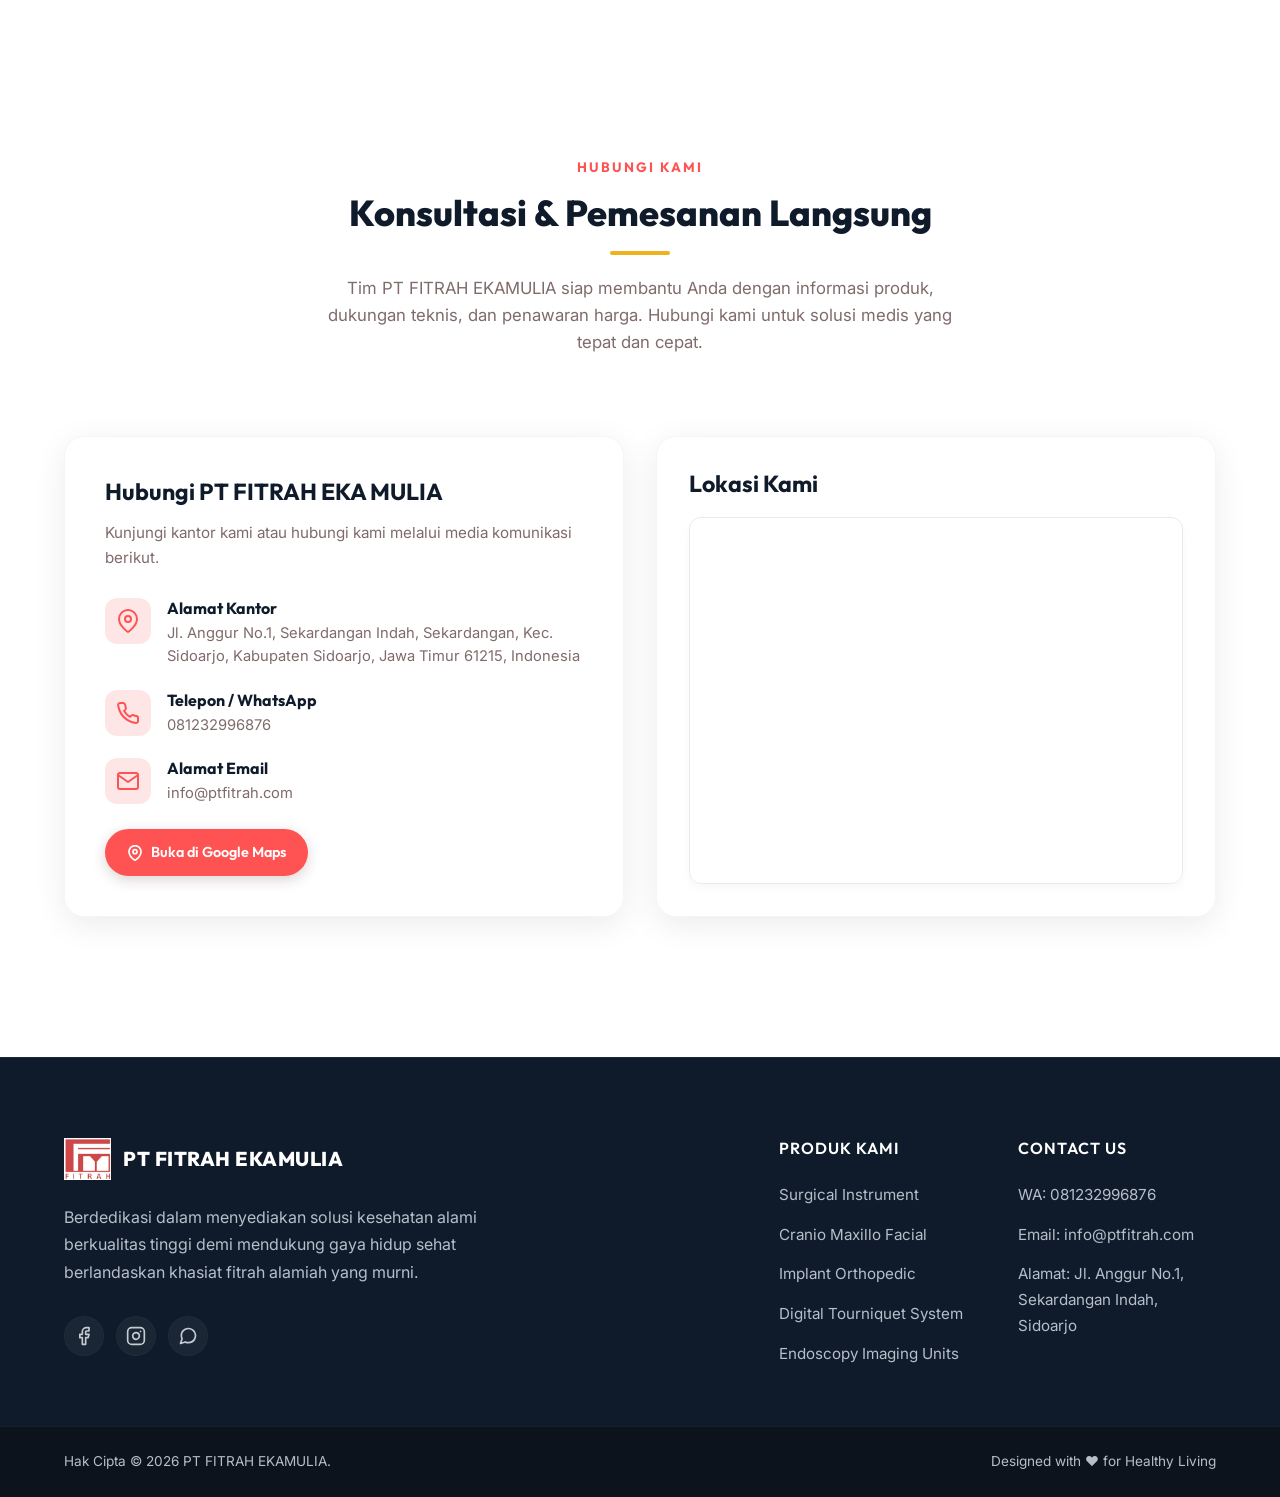
<file: products/digital-tourniquet-system.html>
<!doctype html>
<html lang="id">
  <head>
    <meta charset="UTF-8" />
    <meta name="viewport" content="width=device-width, initial-scale=1.0" />
    <title>Digital Tourniquet System | PT FITRAH EKAMULIA</title>
    <meta
      name="description"
      content="Digital Tourniquet System - Perangkat sistem tourniquet pneumatik digital presisi tinggi untuk membatasi aliran darah selama bedah ekstremitas dari PT Fitrah Ekamulia."
    />
    <!-- Google Fonts -->
    <link rel="preconnect" href="https://fonts.googleapis.com" />
    <link rel="preconnect" href="https://fonts.gstatic.com" crossorigin />
    <link
      href="https://fonts.googleapis.com/css2?family=Inter:wght@300;400;500;600;700&family=Outfit:wght@300;400;500;600;700;800&display=swap"
      rel="stylesheet"
    />
    <!-- Base CSS -->
    <link rel="stylesheet" href="../assets/css/style.css" />
    <!-- Local product CSS -->
    <link rel="stylesheet" href="../assets/css/product.css" />
    <style>
      /* ==========================================================================
           SCROLL-REVEAL ANIMATIONS
           ========================================================================== */
      @keyframes fadeInUp {
        from {
          opacity: 0;
          transform: translateY(40px);
        }
        to {
          opacity: 1;
          transform: translateY(0);
        }
      }
      @keyframes fadeInLeft {
        from {
          opacity: 0;
          transform: translateX(-40px);
        }
        to {
          opacity: 1;
          transform: translateX(0);
        }
      }
      @keyframes fadeInRight {
        from {
          opacity: 0;
          transform: translateX(40px);
        }
        to {
          opacity: 1;
          transform: translateX(0);
        }
      }
      @keyframes scaleIn {
        from {
          opacity: 0;
          transform: scale(0.9);
        }
        to {
          opacity: 1;
          transform: scale(1);
        }
      }
      @keyframes shimmer {
        0% {
          background-position: -200% 0;
        }
        100% {
          background-position: 200% 0;
        }
      }
      @keyframes pulseGlow {
        0%,
        100% {
          box-shadow: 0 0 20px rgba(255, 77, 77, 0.15);
        }
        50% {
          box-shadow: 0 0 40px rgba(255, 77, 77, 0.3);
        }
      }
      @keyframes float {
        0%,
        100% {
          transform: translateY(0);
        }
        50% {
          transform: translateY(-12px);
        }
      }

      .reveal {
        opacity: 0;
        transform: translateY(40px);
        animation: fadeInUp 0.8s cubic-bezier(0.4, 0, 0.2, 1) forwards;
      }
      .reveal-left {
        opacity: 0;
        transform: translateX(-40px);
        animation: fadeInLeft 0.8s cubic-bezier(0.4, 0, 0.2, 1) forwards;
      }
      .reveal-right {
        opacity: 0;
        transform: translateX(40px);
        animation: fadeInRight 0.8s cubic-bezier(0.4, 0, 0.2, 1) forwards;
      }
      .delay-1 {
        animation-delay: 0.1s;
      }
      .delay-2 {
        animation-delay: 0.2s;
      }
      .delay-3 {
        animation-delay: 0.3s;
      }
      .delay-4 {
        animation-delay: 0.4s;
      }
      .delay-5 {
        animation-delay: 0.5s;
      }
      .delay-6 {
        animation-delay: 0.6s;
      }
      .delay-7 {
        animation-delay: 0.7s;
      }
      .delay-8 {
        animation-delay: 0.8s;
      }

      /* ==========================================================================
           BREADCRUMB
           ========================================================================== */
      .breadcrumb-bar {
        padding: 20px 0 0;
        background: var(--bg-section);
      }
      .breadcrumb {
        display: flex;
        align-items: center;
        gap: 8px;
        font-size: 0.9rem;
        color: var(--text-muted);
        padding: 16px 0;
      }
      .breadcrumb a {
        color: var(--primary);
        font-weight: 500;
        transition: var(--transition-fast);
      }
      .breadcrumb a:hover {
        color: var(--dark);
      }
      .breadcrumb .separator {
        color: var(--text-muted);
        font-size: 0.75rem;
      }
      .breadcrumb .current {
        color: var(--dark);
        font-weight: 600;
      }

      /* ==========================================================================
           PRODUCT HERO SECTION
           ========================================================================== */
      .product-hero {
        position: relative;
        padding: 60px 0 80px;
        background: linear-gradient(
          135deg,
          var(--bg-section) 0%,
          hsl(0, 20%, 96%) 50%,
          var(--bg-main) 100%
        );
        overflow: hidden;
      }
      .product-hero::before {
        content: "";
        position: absolute;
        top: -200px;
        right: -200px;
        width: 600px;
        height: 600px;
        background: radial-gradient(
          circle,
          hsla(0, 100%, 66%, 0.06) 0%,
          transparent 70%
        );
        border-radius: 50%;
        pointer-events: none;
      }
      .product-hero::after {
        content: "";
        position: absolute;
        bottom: -150px;
        left: -150px;
        width: 500px;
        height: 500px;
        background: radial-gradient(
          circle,
          hsla(43, 85%, 52%, 0.06) 0%,
          transparent 70%
        );
        border-radius: 50%;
        pointer-events: none;
      }
      .product-hero-grid {
        position: relative;
        z-index: 2;
        display: grid;
        grid-template-columns: 1fr 1fr;
        gap: 60px;
        align-items: center;
      }
      .product-hero-image {
        position: relative;
        display: flex;
        justify-content: center;
        align-items: center;
      }
      .product-hero-image-bg {
        position: absolute;
        width: 85%;
        aspect-ratio: 1;
        background: linear-gradient(
          135deg,
          var(--primary-light) 0%,
          hsla(43, 90%, 96%, 0.6) 100%
        );
        border-radius: 50%;
        z-index: 1;
        animation: pulseGlow 4s ease-in-out infinite;
      }
      .product-hero-img {
        position: relative;
        z-index: 2;
        max-height: 420px;
        width: auto;
        max-width: 100%;
        object-fit: contain;
        filter: drop-shadow(0 25px 50px rgba(0, 0, 0, 0.12));
        animation: float 6s ease-in-out infinite;
        border-radius: var(--radius-lg);
      }
      .product-hero-content {
        display: flex;
        flex-direction: column;
        align-items: flex-start;
      }
      .product-hero-badge {
        display: inline-flex;
        align-items: center;
        gap: 8px;
        background: linear-gradient(135deg, var(--primary), hsl(0, 85%, 55%));
        color: var(--light);
        font-family: var(--font-title);
        font-weight: 700;
        font-size: 0.8rem;
        text-transform: uppercase;
        letter-spacing: 1.5px;
        padding: 8px 20px;
        border-radius: var(--radius-round);
        margin-bottom: 24px;
      }
      .product-hero-title {
        font-size: 3rem;
        font-weight: 800;
        line-height: 1.1;
        margin-bottom: 8px;
        background: linear-gradient(
          135deg,
          var(--dark) 0%,
          hsl(215, 30%, 25%) 100%
        );
        background-clip: text;
        -webkit-background-clip: text;
        -webkit-text-fill-color: transparent;
      }
      .product-hero-subtitle {
        font-family: var(--font-title);
        font-size: 1.15rem;
        font-weight: 500;
        color: var(--text-muted);
        margin-bottom: 24px;
        letter-spacing: 0.5px;
      }
      .product-hero-desc {
        font-size: 1.05rem;
        color: var(--text);
        line-height: 1.8;
        margin-bottom: 32px;
        max-width: 520px;
      }
      .product-hero-tags {
        display: flex;
        flex-wrap: wrap;
        gap: 10px;
        margin-bottom: 32px;
      }
      .hero-tag {
        display: inline-flex;
        align-items: center;
        gap: 6px;
        padding: 6px 14px;
        background: var(--glass-bg);
        backdrop-filter: blur(10px);
        border: 1px solid var(--glass-border);
        border-radius: var(--radius-round);
        font-size: 0.82rem;
        font-weight: 600;
        color: var(--text);
        transition: var(--transition-fast);
      }
      .hero-tag:hover {
        background: var(--primary-light);
        color: var(--primary);
        border-color: var(--primary-light);
      }
      .hero-tag svg {
        width: 14px;
        height: 14px;
        color: var(--primary);
      }
      .product-hero-actions {
        display: flex;
        gap: 16px;
      }

      /* ==========================================================================
           DESCRIPTION SECTION
           ========================================================================== */
      .description-section {
        padding: 100px 0;
        background: var(--light);
      }
      .description-grid {
        display: grid;
        grid-template-columns: 1fr 1fr;
        gap: 60px;
        align-items: center;
      }
      .description-text h2 {
        font-size: 2rem;
        font-weight: 800;
        margin-bottom: 24px;
        color: var(--dark);
      }
      .description-text h2 span {
        color: var(--primary);
      }
      .description-text p {
        font-size: 1.02rem;
        color: var(--text);
        line-height: 1.85;
        margin-bottom: 20px;
      }
      .description-highlights {
        display: flex;
        flex-direction: column;
        gap: 16px;
        margin-top: 32px;
      }
      .highlight-item {
        display: flex;
        align-items: flex-start;
        gap: 14px;
        padding: 16px 20px;
        background: var(--bg-section);
        border-radius: var(--radius-md);
        border: 1px solid hsl(215, 15%, 93%);
        transition: var(--transition-smooth);
      }
      .highlight-item:hover {
        background: var(--primary-light);
        border-color: hsla(0, 100%, 66%, 0.15);
        transform: translateX(6px);
      }
      .highlight-icon {
        flex-shrink: 0;
        width: 42px;
        height: 42px;
        background: linear-gradient(135deg, var(--primary), hsl(0, 85%, 55%));
        color: var(--light);
        border-radius: 10px;
        display: flex;
        align-items: center;
        justify-content: center;
      }
      .highlight-content h4 {
        font-size: 0.95rem;
        font-weight: 700;
        color: var(--dark);
        margin-bottom: 4px;
      }
      .highlight-content p {
        font-size: 0.88rem;
        color: var(--text-muted);
        margin: 0;
        line-height: 1.5;
      }
      .description-visual {
        position: relative;
        display: flex;
        justify-content: center;
        align-items: center;
      }
      .description-visual-card {
        position: relative;
        background: linear-gradient(
          135deg,
          var(--bg-section) 0%,
          hsl(0, 20%, 96%) 100%
        );
        border-radius: var(--radius-lg);
        padding: 50px;
        border: 1px solid hsl(215, 15%, 93%);
        box-shadow: var(--shadow-lg);
      }
      .stat-badges {
        display: grid;
        grid-template-columns: 1fr 1fr;
        gap: 20px;
      }
      .stat-badge {
        background: var(--glass-bg);
        backdrop-filter: blur(12px);
        -webkit-backdrop-filter: blur(12px);
        border: 1px solid var(--glass-border);
        border-radius: var(--radius-md);
        padding: 24px;
        text-align: center;
        transition: var(--transition-smooth);
      }
      .stat-badge:hover {
        transform: translateY(-4px);
        box-shadow: var(--shadow-md);
      }
      .stat-badge .stat-num {
        font-family: var(--font-title);
        font-size: 1.6rem;
        font-weight: 800;
        color: var(--primary);
        display: block;
        margin-bottom: 4px;
      }
      .stat-badge .stat-label {
        font-size: 0.82rem;
        color: var(--text-muted);
        font-weight: 500;
      }

      /* ==========================================================================
           COMPONENTS SECTION
           ========================================================================== */
      .components-section {
        padding: 100px 0;
        background: var(--bg-section);
        position: relative;
        overflow: hidden;
      }
      .components-section::before {
        content: "";
        position: absolute;
        top: 0;
        left: 0;
        right: 0;
        height: 1px;
        background: linear-gradient(
          90deg,
          transparent,
          hsla(0, 100%, 66%, 0.2),
          var(--accent),
          hsla(0, 100%, 66%, 0.2),
          transparent
        );
      }
      .components-grid {
        display: grid;
        grid-template-columns: repeat(3, 1fr);
        gap: 30px;
      }
      @media screen and (max-width: 1024px) {
        .components-grid {
          grid-template-columns: repeat(2, 1fr);
        }
      }
      .product-card-img-container {
        width: 100%;
        height: 280px;
        background: hsl(0, 0%, 98%);
        border-radius: var(--radius-md);
        display: flex;
        align-items: center;
        justify-content: center;
        overflow: hidden;
        margin-bottom: 24px;
        border: 1px solid hsl(215, 15%, 95%);
      }
      .product-card-img {
        max-width: 100%;
        max-height: 100%;
        object-fit: contain;
        transition: transform var(--transition-smooth);
      }
      .component-card:hover .product-card-img {
        transform: scale(1.04);
      }
      .component-card {
        background: var(--light);
        border-radius: var(--radius-lg);
        padding: 36px;
        border: 1px solid hsl(215, 15%, 93%);
        box-shadow: var(--shadow-sm);
        transition: var(--transition-smooth);
        position: relative;
        overflow: hidden;
      }
      .component-card::before {
        content: "";
        position: absolute;
        top: 0;
        left: 0;
        right: 0;
        height: 4px;
        background: linear-gradient(90deg, var(--primary), var(--accent));
        transform: scaleX(0);
        transform-origin: left;
        transition: transform 0.5s cubic-bezier(0.4, 0, 0.2, 1);
      }
      .component-card:hover::before {
        transform: scaleX(1);
      }
      .component-card:hover {
        transform: translateY(-6px);
        box-shadow: var(--shadow-lg);
        border-color: var(--primary-light);
      }
      .component-icon {
        width: 60px;
        height: 60px;
        background: linear-gradient(
          135deg,
          var(--primary-light) 0%,
          hsla(0, 100%, 66%, 0.12) 100%
        );
        color: var(--primary);
        border-radius: 16px;
        display: flex;
        align-items: center;
        justify-content: center;
        margin-bottom: 20px;
        transition: var(--transition-smooth);
      }
      .component-card:hover .component-icon {
        background: linear-gradient(135deg, var(--primary), hsl(0, 85%, 55%));
        color: var(--light);
        transform: scale(1.05);
      }
      .component-num {
        position: absolute;
        top: 20px;
        right: 24px;
        font-family: var(--font-title);
        font-size: 3rem;
        font-weight: 800;
        color: hsla(215, 15%, 30%, 0.04);
        line-height: 1;
      }
      .component-card h3 {
        font-size: 1.25rem;
        font-weight: 700;
        color: var(--dark);
        margin-bottom: 12px;
      }
      .component-card p {
        font-size: 0.95rem;
        color: var(--text-muted);
        line-height: 1.7;
      }

      /* ==========================================================================
           FEATURES GRID
           ========================================================================== */
      .features-section {
        padding: 100px 0;
        background: var(--light);
      }
      .features-grid {
        display: grid;
        grid-template-columns: repeat(3, 1fr);
        gap: 24px;
      }
      .feature-card {
        background: var(--glass-bg);
        backdrop-filter: blur(12px);
        -webkit-backdrop-filter: blur(12px);
        border: 1px solid var(--glass-border);
        border-radius: var(--radius-lg);
        padding: 32px 28px;
        text-align: center;
        transition: var(--transition-smooth);
        position: relative;
      }
      .feature-card:hover {
        transform: translateY(-5px);
        box-shadow: var(--shadow-md);
        border-color: var(--primary-light);
      }
      .feature-icon {
        width: 56px;
        height: 56px;
        background: var(--primary-light);
        color: var(--primary);
        border-radius: 14px;
        display: flex;
        align-items: center;
        justify-content: center;
        margin: 0 auto 18px;
        transition: var(--transition-smooth);
      }
      .feature-card:hover .feature-icon {
        background: var(--primary);
        color: var(--light);
        transform: rotateY(180deg);
      }
      .feature-card h4 {
        font-size: 1rem;
        font-weight: 700;
        color: var(--dark);
        margin-bottom: 8px;
      }
      .feature-card p {
        font-size: 0.88rem;
        color: var(--text-muted);
        line-height: 1.6;
      }

      /* ==========================================================================
           SPECIFICATIONS TABLE
           ========================================================================== */
      .specs-section {
        padding: 100px 0;
        background: linear-gradient(
          180deg,
          var(--bg-section) 0%,
          var(--light) 100%
        );
      }
      .specs-wrapper {
        display: grid;
        grid-template-columns: 1fr;
        gap: 60px;
        align-items: start;
      }
      .specs-table-card {
        background: var(--light);
        border-radius: var(--radius-lg);
        overflow: hidden;
        box-shadow: var(--shadow-md);
        border: 1px solid hsl(215, 15%, 93%);
      }
      .specs-table-header {
        background: linear-gradient(
          135deg,
          var(--dark) 0%,
          hsl(215, 35%, 18%) 100%
        );
        color: var(--light);
        padding: 24px 32px;
      }
      .specs-table-header h3 {
        font-size: 1.2rem;
        font-weight: 700;
        color: var(--light);
      }
      .specs-table-header p {
        font-size: 0.85rem;
        color: hsla(0, 0%, 100%, 0.6);
        margin-top: 4px;
      }
      .specs-table {
        width: 100%;
        table-layout: fixed;
        border-collapse: collapse;
      }
      .specs-table tr {
        transition: var(--transition-fast);
      }
      .specs-table tr:hover {
        background: var(--primary-light);
      }
      .specs-table td {
        padding: 16px 32px;
        font-size: 0.92rem;
        white-space: normal;
        word-break: break-word;
        border-bottom: 1px solid hsl(215, 15%, 95%);
        vertical-align: top;
      }
      .specs-table td:first-child {
        font-weight: 600;
        color: var(--dark);
        width: 35%;
      }
      .specs-table td:last-child {
        color: var(--text);
      }
      .specs-table tr:last-child td {
        border-bottom: none;
      }

      .specs-certifications {
        display: grid;
        grid-template-columns: 1fr;
        gap: 20px;
      }
      .cert-card {
        background: var(--glass-bg);
        backdrop-filter: blur(12px);
        -webkit-backdrop-filter: blur(12px);
        border: 1px solid var(--glass-border);
        border-radius: var(--radius-lg);
        padding: 28px 32px;
        display: flex;
        align-items: flex-start;
        gap: 20px;
        transition: var(--transition-smooth);
      }
      .cert-card:hover {
        transform: translateY(-3px);
        box-shadow: var(--shadow-md);
      }
      .cert-icon {
        flex-shrink: 0;
        width: 56px;
        height: 56px;
        background: linear-gradient(135deg, var(--accent), hsl(43, 90%, 45%));
        color: var(--light);
        border-radius: 14px;
        display: flex;
        align-items: center;
        justify-content: center;
      }
      .cert-text h4 {
        font-size: 1.05rem;
        font-weight: 700;
        color: var(--dark);
        margin-bottom: 4px;
      }
      .specs-right-panel {
        display: grid;
        gap: 24px;
        background: var(--light);
        border-radius: var(--radius-lg);
        border: 1px solid hsl(215, 15%, 93%);
        box-shadow: var(--shadow-sm);
        padding: 24px;
      }
      .specs-right-title {
        font-size: 1.1rem;
        font-weight: 700;
        color: var(--dark);
        margin-bottom: 16px;
        letter-spacing: 0.08em;
        text-transform: uppercase;
      }
      .certifications-panel {
        display: grid;
        gap: 20px;
      }
      .cert-text p {
        font-size: 0.88rem;
        color: var(--text-muted);
        line-height: 1.5;
      }

      .applications-card {
        background: var(--glass-bg);
        border-radius: var(--radius-lg);
        padding: 28px 32px;
        box-shadow: var(--shadow-sm);
        border: 1px solid var(--glass-border);
      }
      .applications-card h4 {
        font-size: 1.1rem;
        font-weight: 700;
        color: var(--dark);
        margin-bottom: 16px;
      }
      .applications-list {
        display: grid;
        gap: 14px;
      }
      .application-item {
        display: flex;
        align-items: center;
        gap: 12px;
        padding: 10px 16px;
        background: var(--bg-section);
        border-radius: var(--radius-sm);
        transition: var(--transition-fast);
      }
      .application-item:hover {
        background: var(--primary-light);
        transform: translateX(4px);
      }
      .application-item svg {
        flex-shrink: 0;
        color: var(--primary);
      }
      .application-item span {
        font-size: 0.92rem;
        font-weight: 500;
        color: var(--text);
      }

      /* ==========================================================================
           CTA SECTION
           ========================================================================== */
      .cta-section {
        padding: 100px 0;
        background: linear-gradient(
          135deg,
          var(--dark) 0%,
          hsl(215, 40%, 16%) 50%,
          hsl(215, 35%, 20%) 100%
        );
        position: relative;
        overflow: hidden;
      }
      .cta-section::before {
        content: "";
        position: absolute;
        top: -150px;
        right: -150px;
        width: 400px;
        height: 400px;
        background: radial-gradient(
          circle,
          hsla(0, 100%, 66%, 0.1) 0%,
          transparent 70%
        );
        border-radius: 50%;
        pointer-events: none;
      }
      .cta-section::after {
        content: "";
        position: absolute;
        bottom: -100px;
        left: -100px;
        width: 350px;
        height: 350px;
        background: radial-gradient(
          circle,
          hsla(43, 85%, 52%, 0.08) 0%,
          transparent 70%
        );
        border-radius: 50%;
        pointer-events: none;
      }
      .cta-container {
        position: relative;
        z-index: 2;
        text-align: center;
        max-width: 700px;
        margin: 0 auto;
      }
      .cta-badge {
        display: inline-flex;
        align-items: center;
        gap: 8px;
        background: rgba(255, 255, 255, 0.08);
        border: 1px solid rgba(255, 255, 255, 0.12);
        color: var(--accent);
        font-family: var(--font-title);
        font-weight: 700;
        font-size: 0.8rem;
        text-transform: uppercase;
        letter-spacing: 1.5px;
        padding: 8px 20px;
        border-radius: var(--radius-round);
        margin-bottom: 24px;
      }
      .cta-title {
        font-size: 2.5rem;
        font-weight: 800;
        color: var(--light);
        margin-bottom: 20px;
        line-height: 1.2;
      }
      .cta-title span {
        background: linear-gradient(135deg, var(--primary), var(--accent));
        background-clip: text;
        -webkit-background-clip: text;
        -webkit-text-fill-color: transparent;
      }
      .cta-desc {
        font-size: 1.05rem;
        color: hsla(0, 0%, 100%, 0.65);
        line-height: 1.7;
        margin-bottom: 40px;
      }
      .cta-actions {
        display: flex;
        justify-content: center;
        gap: 16px;
      }
      .btn-cta-primary {
        display: inline-flex;
        align-items: center;
        gap: 10px;
        padding: 16px 36px;
        background: linear-gradient(135deg, var(--primary), hsl(0, 85%, 55%));
        color: var(--light);
        font-family: var(--font-title);
        font-size: 1rem;
        font-weight: 700;
        border-radius: var(--radius-round);
        border: none;
        cursor: pointer;
        transition: var(--transition-smooth);
        box-shadow: 0 8px 30px rgba(255, 77, 77, 0.3);
      }
      .btn-cta-primary:hover {
        transform: translateY(-3px);
        box-shadow: 0 12px 40px rgba(255, 77, 77, 0.4);
      }
      .btn-cta-secondary {
        display: inline-flex;
        align-items: center;
        gap: 10px;
        padding: 16px 36px;
        background: transparent;
        color: var(--light);
        font-family: var(--font-title);
        font-size: 1rem;
        font-weight: 600;
        border-radius: var(--radius-round);
        border: 2px solid rgba(255, 255, 255, 0.2);
        cursor: pointer;
        transition: var(--transition-smooth);
      }
      .btn-cta-secondary:hover {
        background: rgba(255, 255, 255, 0.08);
        border-color: rgba(255, 255, 255, 0.4);
        transform: translateY(-3px);
      }

      /* ==========================================================================
           RESPONSIVE OVERRIDES
           ========================================================================== */
      @media screen and (max-width: 992px) {
        .product-hero-grid {
          grid-template-columns: 1fr;
          gap: 40px;
          text-align: center;
        }
        .product-hero-content {
          align-items: center;
          order: 2;
        }
        .product-hero-image {
          order: 1;
        }
        .product-hero-title {
          font-size: 2.5rem;
        }
        .product-hero-desc {
          max-width: 600px;
        }
        .product-hero-tags {
          justify-content: center;
        }
        .product-hero-actions {
          justify-content: center;
        }
        .description-grid {
          grid-template-columns: 1fr;
          gap: 40px;
        }
        .components-grid {
          grid-template-columns: 1fr;
        }
        .features-grid {
          grid-template-columns: repeat(2, 1fr);
        }
        .specs-wrapper {
          grid-template-columns: 1fr;
          gap: 40px;
        }
        .specs-certifications {
          grid-template-columns: 1fr;
        }
        .specs-right-panel {
          padding: 20px;
        }
      }

      @media screen and (max-width: 768px) {
        .product-hero {
          padding: 40px 0 60px;
        }
        .product-hero-title {
          font-size: 2rem;
        }
        .product-hero-img {
          max-height: 280px;
        }
        .product-hero-actions {
          flex-direction: column;
          width: 100%;
          max-width: 320px;
        }
        .features-grid {
          grid-template-columns: 1fr;
        }
        .cta-title {
          font-size: 1.85rem;
        }
        .cta-actions {
          flex-direction: column;
          align-items: center;
        }
        .description-text h2 {
          font-size: 1.65rem;
        }
        .stat-badges {
          grid-template-columns: 1fr 1fr;
          gap: 12px;
        }
        .applications-card {
          padding: 24px;
        }
      }

      @media screen and (max-width: 480px) {
        .product-hero-title {
          font-size: 1.75rem;
        }
        .component-card {
          padding: 24px;
        }
        .specs-table td {
          padding: 12px 20px;
          font-size: 0.85rem;
        }
        .stat-badges {
          grid-template-columns: 1fr;
        }
      }
    </style>
  </head>
  <body>
    <!-- ===== HEADER / NAVBAR ===== -->
    <header class="header" id="page-header">
      <div class="container navbar-container">
        <a href="../index.html" class="logo-area">
          <img
            src="../assets/images/brand/LOGO PT FITRAH.jpeg"
            alt="PT Fitrah Eka Mulia Logo"
            class="logo-img"
          />
          <span class="company-name">PT FITRAH EKAMULIA</span>
        </a>
        <!-- Desktop Navigation -->
        <nav class="nav-menu" id="nav-menu" role="navigation">
          <ul class="nav-list">
            <li class="nav-item">
              <a href="../index.html" class="nav-link">Home</a>
            </li>

            <li class="nav-item dropdown">
              <a
                href="../index.html#produk"
                class="nav-link dropdown-toggle"
                id="produk-dropdown-btn"
                aria-haspopup="true"
                aria-expanded="false"
              >
                Produk
                <svg
                  class="dropdown-icon"
                  width="12"
                  height="12"
                  viewBox="0 0 24 24"
                  fill="none"
                  xmlns="http://www.w3.org/2000/svg"
                >
                  <path
                    d="M6 9L12 15L18 9"
                    stroke="currentColor"
                    stroke-width="2.5"
                    stroke-linecap="round"
                    stroke-linejoin="round"
                  />
                </svg>
              </a>

              <ul class="dropdown-menu" aria-labelledby="produk-dropdown-btn">
                <li>
                  <a href="surgical-instruments.html" class="dropdown-item"
                    >Surgical Instruments</a
                  >
                </li>
                <li>
                  <a href="implant-ortopedic.html" class="dropdown-item"
                    >Implant Orthopedic</a
                  >
                </li>
                <li>
                  <a href="endoscopy.html" class="dropdown-item"
                    >Endoscopy Imaging Units</a
                  >
                </li>
                <li>
                  <a href="cranio-maxillo-facial.html" class="dropdown-item"
                    >Cranio Maxillo Facial</a
                  >
                </li>
                <li>
                  <a href="digital-tourniquet-system.html" class="dropdown-item"
                    >Digital Tourniquet System</a
                  >
                </li>
              </ul>
            </li>

            <li class="nav-item">
              <a href="../index.html#tentang-kami" class="nav-link"
                >Tentang Kami</a
              >
            </li>

            <li class="nav-item">
              <a href="../index.html#kontak" class="nav-link nav-btn-contact"
                >Hubungi Kami</a
              >
            </li>
          </ul>
        </nav>
        <!-- Mobile Menu Toggle Button -->
        <button
          class="mobile-toggle"
          id="mobile-toggle"
          aria-label="Toggle Menu"
        >
          <span class="bar"></span>
          <span class="bar"></span>
          <span class="bar"></span>
        </button>
      </div>
    </header>

    <!-- ===== BREADCRUMB ===== -->
    <nav class="breadcrumb-bar" aria-label="Breadcrumb">
      <div class="container">
        <ol class="breadcrumb">
          <li><a href="../index.html">Home</a></li>
          <li class="separator">
            <svg
              width="14"
              height="14"
              viewBox="0 0 24 24"
              fill="none"
              stroke="currentColor"
              stroke-width="2.5"
              stroke-linecap="round"
              stroke-linejoin="round"
            >
              <path d="M9 18l6-6-6-6" />
            </svg>
          </li>
          <li><a href="../index.html#produk">Produk</a></li>
          <li class="separator">
            <svg
              width="14"
              height="14"
              viewBox="0 0 24 24"
              fill="none"
              stroke="currentColor"
              stroke-width="2.5"
              stroke-linecap="round"
              stroke-linejoin="round"
            >
              <path d="M9 18l6-6-6-6" />
            </svg>
          </li>
          <li class="current">Digital Tourniquet System</li>
        </ol>
      </div>
    </nav>

    <!-- ===== PRODUCT HERO SECTION ===== -->
    <section class="product-hero" id="product-top">
      <div class="container">
        <div class="product-hero-grid">
          <div class="product-hero-image reveal-left">
            <div class="product-hero-image-bg"></div>
            <img
              src="../assets/images/products/digital-tourniquet-system/digital.png"
              alt="Digital Tourniquet System"
              class="product-hero-img"
            />
          </div>
          <div class="product-hero-content">
            <span class="product-hero-badge reveal delay-1">
              <svg
                width="14"
                height="14"
                viewBox="0 0 24 24"
                fill="none"
                stroke="currentColor"
                stroke-width="2.5"
                stroke-linecap="round"
                stroke-linejoin="round"
              >
                <circle cx="12" cy="12" r="10" />
                <line x1="2" y1="12" x2="22" y2="12" />
                <path
                  d="M12 2a15.3 15.3 0 0 1 4 10 15.3 15.3 0 0 1-4 10 15.3 15.3 0 0 1-4-10 15.3 15.3 0 0 1 4-10z"
                />
              </svg>
              Digital Medical Device
            </span>
            <h1 class="product-hero-title reveal delay-2">
              Digital Tourniquet
            </h1>
            <p class="product-hero-subtitle reveal delay-3">
              Pneumatic Blood Flow Control
            </p>
            <p class="product-hero-desc reveal delay-4">
              Sistem tourniquet pneumatik digital presisi tinggi yang digunakan
              dalam bedah ekstremitas untuk menahan aliran darah sementara
              secara aman guna menciptakan area bedah bebas darah (bloodless
              field).
            </p>
            <div class="product-hero-tags reveal delay-5">
              <span class="hero-tag">
                <svg
                  viewBox="0 0 24 24"
                  fill="none"
                  stroke="currentColor"
                  stroke-width="2"
                >
                  <path d="M9 12l2 2 4-4" />
                  <circle cx="12" cy="12" r="10" />
                </svg>
                Digital Precision
              </span>
              <span class="hero-tag">
                <svg
                  viewBox="0 0 24 24"
                  fill="none"
                  stroke="currentColor"
                  stroke-width="2"
                >
                  <path d="M9 12l2 2 4-4" />
                  <circle cx="12" cy="12" r="10" />
                </svg>
                Dual Channel
              </span>
              <span class="hero-tag">
                <svg
                  viewBox="0 0 24 24"
                  fill="none"
                  stroke="currentColor"
                  stroke-width="2"
                >
                  <path d="M9 12l2 2 4-4" />
                  <circle cx="12" cy="12" r="10" />
                </svg>
                Alarm Safety
              </span>
              <span class="hero-tag">
                <svg
                  viewBox="0 0 24 24"
                  fill="none"
                  stroke="currentColor"
                  stroke-width="2"
                >
                  <path d="M9 12l2 2 4-4" />
                  <circle cx="12" cy="12" r="10" />
                </svg>
                Rechargeable Battery
              </span>
            </div>
            <div class="product-hero-actions reveal delay-6">
              <a href="../index.html#kontak" class="btn btn-primary">
                Hubungi Kami
                <svg
                  width="18"
                  height="18"
                  viewBox="0 0 24 24"
                  fill="none"
                  stroke="currentColor"
                  stroke-width="2.5"
                  stroke-linecap="round"
                  stroke-linejoin="round"
                >
                  <path d="M5 12h14" />
                  <path d="M12 5l7 7-7 7" />
                </svg>
              </a>
              <a href="#specifications" class="btn btn-secondary"
                >Lihat Spesifikasi</a
              >
            </div>
          </div>
        </div>
      </div>
    </section>

    <!-- ===== DESCRIPTION SECTION ===== -->
    <section class="description-section" id="description">
      <div class="container">
        <div class="description-grid">
          <div class="description-text reveal-left">
            <h2>
              Solusi Handal untuk <span>Bedah Ekstremitas</span> yang Aman
            </h2>
            <p>
              Digital Tourniquet System adalah perangkat medis canggih yang
              dirancang untuk mengontrol tekanan udara secara otomatis pada
              manset tourniquet. Tekanan yang presisi sangat penting dalam
              menghalangi sirkulasi darah arteri sementara ke anggota tubuh
              selama operasi ortopedi atau bedah plastik ekstremitas.
            </p>
            <p>
              Sistem ini dilengkapi dengan pompa ganda (dual channel) yang
              memungkinkan penggunaan dua manset secara independen atau
              bersamaan (misal untuk bedah bilateral atau anestesi blok
              regional). Dengan sensor tekanan responsif dan sistem alarm
              visual-suara, keamanan pasien terjamin selama prosedur
              berlangsung.
            </p>
            <div class="description-highlights">
              <div class="highlight-item reveal delay-1">
                <div class="highlight-icon">
                  <svg
                    width="20"
                    height="20"
                    viewBox="0 0 24 24"
                    fill="none"
                    stroke="currentColor"
                    stroke-width="2"
                    stroke-linecap="round"
                    stroke-linejoin="round"
                  >
                    <path d="M12 22s8-4 8-10V5l-8-3-8 3v7c0 6 8 10 8 10z" />
                  </svg>
                </div>
                <div class="highlight-content">
                  <h4>Kontrol Tekanan Presisi</h4>
                  <p>
                    Sensor elektronik responsif mendeteksi dan mempertahankan
                    tekanan manset secara konstan sesuai dengan batas pengaturan
                    aman.
                  </p>
                </div>
              </div>
              <div class="highlight-item reveal delay-2">
                <div class="highlight-icon">
                  <svg
                    width="20"
                    height="20"
                    viewBox="0 0 24 24"
                    fill="none"
                    stroke="currentColor"
                    stroke-width="2"
                    stroke-linecap="round"
                    stroke-linejoin="round"
                  >
                    <circle cx="12" cy="12" r="3" />
                    <path
                      d="M12 2v4M12 18v4M4.93 4.93l2.83 2.83M16.24 16.24l2.83 2.83M2 12h4M18 12h4M4.93 19.07l2.83-2.83M16.24 7.76l2.83-2.83"
                    />
                  </svg>
                </div>
                <div class="highlight-content">
                  <h4>Sistem Alarm Keamanan</h4>
                  <p>
                    Alarm otomatis berbunyi jika terdeteksi kebocoran
                    selang/manset, tekanan abnormal, maupun batas waktu yang
                    telah terlampaui.
                  </p>
                </div>
              </div>
              <div class="highlight-item reveal delay-3">
                <div class="highlight-icon">
                  <svg
                    width="20"
                    height="20"
                    viewBox="0 0 24 24"
                    fill="none"
                    stroke="currentColor"
                    stroke-width="2"
                    stroke-linecap="round"
                    stroke-linejoin="round"
                  >
                    <rect x="2" y="7" width="20" height="14" rx="2" ry="2" />
                    <path d="M16 21V5a2 2 0 0 0-2-2h-4a2 2 0 0 0-2 2v16" />
                  </svg>
                </div>
                <div class="highlight-content">
                  <h4>Baterai Cadangan Internal</h4>
                  <p>
                    Dilengkapi dengan baterai lithium-ion internal yang dapat
                    diisi ulang untuk menjaga sistem tetap bekerja saat
                    pemadaman listrik.
                  </p>
                </div>
              </div>
            </div>
          </div>
          <div class="description-visual reveal-right">
            <div class="description-visual-card">
              <div class="stat-badges">
                <div class="stat-badge">
                  <span class="stat-num">Dual</span>
                  <span class="stat-label">Independent Channels</span>
                </div>
                <div class="stat-badge">
                  <span class="stat-num">0–600</span>
                  <span class="stat-label">mmHg Pressure Range</span>
                </div>
                <div class="stat-badge">
                  <span class="stat-num">Lithium</span>
                  <span class="stat-label">Backup Battery</span>
                </div>
                <div class="stat-badge">
                  <span class="stat-num">Audible</span>
                  <span class="stat-label">Visual Safety Alarms</span>
                </div>
              </div>
            </div>
          </div>
        </div>
      </div>
    </section>

    <!-- ===== FEATURES SECTION ===== -->
    <section class="features-section" id="features">
      <div class="container">
        <div class="section-header">
          <span class="section-subtitle reveal">KEUNGGULAN</span>
          <h2 class="section-title reveal delay-1">
            Mengapa Memilih Tourniquet Kami?
          </h2>
          <div class="title-underline reveal delay-2"></div>
        </div>

        <div class="features-grid">
          <!-- Feature 1 -->
          <div class="feature-card reveal delay-1">
            <div class="feature-icon">
              <svg
                width="24"
                height="24"
                viewBox="0 0 24 24"
                fill="none"
                stroke="currentColor"
                stroke-width="2"
                stroke-linecap="round"
                stroke-linejoin="round"
              >
                <polyline points="22 12 18 12 15 21 9 3 6 12 2 12" />
              </svg>
            </div>
            <h4>Presisi &amp; Akurasi Sensor</h4>
            <p>
              Dilengkapi sensor tekanan digital dengan akurasi sangat tinggi
              (toleransi ±5 mmHg) untuk menjaga kestabilan tekanan manset.
            </p>
          </div>

          <!-- Feature 2 -->
          <div class="feature-card reveal delay-2">
            <div class="feature-icon">
              <svg
                width="24"
                height="24"
                viewBox="0 0 24 24"
                fill="none"
                stroke="currentColor"
                stroke-width="2"
                stroke-linecap="round"
                stroke-linejoin="round"
              >
                <path d="M12 22s8-4 8-10V5l-8-3-8 3v7c0 6 8 10 8 10z" />
              </svg>
            </div>
            <h4>Alarm Safety System</h4>
            <p>
              Alarm peringatan otomatis yang responsif berbunyi jika mendeteksi
              kebocoran selang, tekanan abnormal, atau waktu berlebih.
            </p>
          </div>

          <!-- Feature 3 -->
          <div class="feature-card reveal delay-3">
            <div class="feature-icon">
              <svg
                width="24"
                height="24"
                viewBox="0 0 24 24"
                fill="none"
                stroke="currentColor"
                stroke-width="2"
                stroke-linecap="round"
                stroke-linejoin="round"
              >
                <circle cx="12" cy="12" r="10" />
                <path d="M12 6v6l4 2" />
              </svg>
            </div>
            <h4>Pengaturan Waktu Fleksibel</h4>
            <p>
              Dapat diatur dengan mudah hingga 240 menit dilengkapi petunjuk
              visual sisa waktu operasi untuk mencegah iskemia jaringan.
            </p>
          </div>

          <!-- Feature 4 -->
          <div class="feature-card reveal delay-4">
            <div class="feature-icon">
              <svg
                width="24"
                height="24"
                viewBox="0 0 24 24"
                fill="none"
                stroke="currentColor"
                stroke-width="2"
                stroke-linecap="round"
                stroke-linejoin="round"
              >
                <path
                  d="M21 16V8a2 2 0 0 0-1-1.73l-7-4a2 2 0 0 0-2 0l-7 4A2 2 0 0 0 3 8v8a2 2 0 0 0 1 1.73l7 4a2 2 0 0 0 2 0l7-4A2 2 0 0 0 21 16z"
                />
              </svg>
            </div>
            <h4>Saluran Ganda (Dual Port)</h4>
            <p>
              Dua port udara yang bekerja secara independen, mempermudah
              prosedur bedah bilateral atau regional Bier block.
            </p>
          </div>

          <!-- Feature 5 -->
          <div class="feature-card reveal delay-5">
            <div class="feature-icon">
              <svg
                width="24"
                height="24"
                viewBox="0 0 24 24"
                fill="none"
                stroke="currentColor"
                stroke-width="2"
                stroke-linecap="round"
                stroke-linejoin="round"
              >
                <path d="M23 4v6h-6" />
                <path d="M1 20v-6h6" />
                <path
                  d="M3.51 9a9 9 0 0 1 14.85-3.36L23 10M1 14l4.64 4.36A9 9 0 0 0 20.49 15"
                />
              </svg>
            </div>
            <h4>Baterai Cadangan Handal</h4>
            <p>
              Baterai lithium rechargeable terintegrasi, menjamin alat terus
              menyala selama 4-6 jam jika listrik rumah sakit terputus.
            </p>
          </div>

          <!-- Feature 6 -->
          <div class="feature-card reveal delay-6">
            <div class="feature-icon">
              <svg
                width="24"
                height="24"
                viewBox="0 0 24 24"
                fill="none"
                stroke="currentColor"
                stroke-width="2"
                stroke-linecap="round"
                stroke-linejoin="round"
              >
                <rect x="2" y="7" width="20" height="14" rx="2" ry="2" />
                <path d="M16 21V5a2 2 0 0 0-2-2h-4a2 2 0 0 0-2 2v16" />
              </svg>
            </div>
            <h4>Manset Reusable Premium</h4>
            <p>
              Termasuk manset nilon yang awet, nyaman untuk kulit pasien, dan
              tersedia dalam berbagai ukuran standar (lengan, paha).
            </p>
          </div>
        </div>
      </div>
    </section>

    <!-- ===== SPECIFICATIONS SECTION ===== -->
    <section class="specs-section" id="specifications">
      <div class="container">
        <div class="section-header">
          <span class="section-subtitle reveal">SPESIFIKASI TEKNIS</span>
          <h2 class="section-title reveal delay-1">
            Detail Spesifikasi Produk
          </h2>
          <div class="title-underline reveal delay-2"></div>
        </div>

        <div class="specs-wrapper">
          <!-- Specs Table -->
          <div class="reveal-left">
            <div class="specs-table-card">
              <div class="specs-table-header">
                <h3>Spesifikasi Teknis Tourniquet</h3>
                <p>Digital Pneumatic Tourniquet System</p>
              </div>
              <table class="specs-table">
                <tbody>
                  <tr>
                    <td>Keluaran Koneksi Pneumatik</td>
                    <td>4 Buah</td>
                  </tr>
                  <tr>
                    <td>Frekuensi kekuatan</td>
                    <td>100–240V / 50–60Hz; 70 VA</td>
                  </tr>
                  <tr>
                    <td>Tekanan manset minimum/maksimum</td>
                    <td>20 mmHg / 650 mmHg</td>
                  </tr>
                  <tr>
                    <td>Kelas untuk bagian terapan</td>
                    <td>Tipe B</td>
                  </tr>
                  <tr>
                    <td>Klasifikasi untuk MDD</td>
                    <td>Kelas IIa</td>
                  </tr>
                  <tr>
                    <td>Kelas Perlindungan</td>
                    <td>IP20</td>
                  </tr>
                  <tr>
                    <td>Klasifikasi proteksi listrik</td>
                    <td>Kelas II</td>
                  </tr>
                  <tr>
                    <td>Kepekaan</td>
                    <td>±5 mmHg</td>
                  </tr>
                  <tr>
                    <td>Ukuran</td>
                    <td>275 x 235 x 268 (T x L x D dalam mm)</td>
                  </tr>
                  <tr>
                    <td>Berat</td>
                    <td>3.600 gram</td>
                  </tr>
                  <tr>
                    <td>Layar</td>
                    <td>Layar Sentuh LCD 7 inci</td>
                  </tr>
                  <tr>
                    <td>Mikroprosesor</td>
                    <td>Ya, (Unit Pemrosesan Pusat)</td>
                  </tr>
                  <tr>
                    <td>Klasifikasi S/W</td>
                    <td>Kelas A</td>
                  </tr>
                  <tr>
                    <td>Sekering</td>
                    <td>
                      Daya: F1,F2: 2A 250V Baterai: F3: 2 A Potong kapasitas 2 A
                      Tipe: sambungan 5 mm x 20 mm
                    </td>
                  </tr>
                  <tr>
                    <td>Sumber Daya Internal</td>
                    <td>K14.4V, 5.8Ah Baterai Isi Ulang Litium-Ion</td>
                  </tr>
                  <tr>
                    <td>Nilai Kompresor Nominal</td>
                    <td>12V, maks. 1,5 bar</td>
                  </tr>
                </tbody>
              </table>
            </div>
          </div>

          <!-- Certifications & Applications -->
          <div class="reveal-right">
            <div class="specs-right-panel">
              <div class="certifications-panel">
                <h4 class="specs-right-title">Sertifikasi</h4>
                <div class="specs-certifications">
                  <div class="cert-card">
                    <div class="cert-icon">
                      <svg
                        width="24"
                        height="24"
                        viewBox="0 0 24 24"
                        fill="none"
                        stroke="currentColor"
                        stroke-width="2"
                        stroke-linecap="round"
                        stroke-linejoin="round"
                      >
                        <circle cx="12" cy="8" r="7" />
                        <polyline
                          points="8.21 13.89 7 23 12 20 17 23 15.79 13.88"
                        />
                      </svg>
                    </div>
                    <div class="cert-text">
                      <h4>CE Marked</h4>
                      <p>
                        Memenuhi standar keamanan, kesehatan, dan perlindungan
                        lingkungan Uni Eropa untuk perangkat medis.
                      </p>
                    </div>
                  </div>
                  <div class="cert-card">
                    <div class="cert-icon">
                      <svg
                        width="24"
                        height="24"
                        viewBox="0 0 24 24"
                        fill="none"
                        stroke="currentColor"
                        stroke-width="2"
                        stroke-linecap="round"
                        stroke-linejoin="round"
                      >
                        <path d="M12 22s8-4 8-10V5l-8-3-8 3v7c0 6 8 10 8 10z" />
                      </svg>
                    </div>
                    <div class="cert-text">
                      <h4>ISO 13485</h4>
                      <p>
                        Sistem manajemen mutu untuk perangkat medis yang
                        memenuhi standar internasional secara konsisten.
                      </p>
                    </div>
                  </div>
                </div>
              </div>
              <div class="applications-card">
                <h4>Aplikasi Klinis</h4>
                <div class="applications-list">
                  <div class="application-item">
                    <svg
                      width="18"
                      height="18"
                      viewBox="0 0 24 24"
                      fill="none"
                      stroke="currentColor"
                      stroke-width="2.5"
                      stroke-linecap="round"
                      stroke-linejoin="round"
                    >
                      <polyline points="20 6 9 17 4 12" />
                    </svg>
                    <span>Operasi Fraktur Ekstremitas (Tangan/Kaki)</span>
                  </div>
                  <div class="application-item">
                    <svg
                      width="18"
                      height="18"
                      viewBox="0 0 24 24"
                      fill="none"
                      stroke="currentColor"
                      stroke-width="2.5"
                      stroke-linecap="round"
                      stroke-linejoin="round"
                    >
                      <polyline points="20 6 9 17 4 12" />
                    </svg>
                    <span>Bedah Rekonstruksi Ortopedi Ekstremitas</span>
                  </div>
                  <div class="application-item">
                    <svg
                      width="18"
                      height="18"
                      viewBox="0 0 24 24"
                      fill="none"
                      stroke="currentColor"
                      stroke-width="2.5"
                      stroke-linecap="round"
                      stroke-linejoin="round"
                    >
                      <polyline points="20 6 9 17 4 12" />
                    </svg>
                    <span>Bedah Plastik &amp; Kosmetik Ekstremitas</span>
                  </div>
                  <div class="application-item">
                    <svg
                      width="18"
                      height="18"
                      viewBox="0 0 24 24"
                      fill="none"
                      stroke="currentColor"
                      stroke-width="2.5"
                      stroke-linecap="round"
                      stroke-linejoin="round"
                    >
                      <polyline points="20 6 9 17 4 12" />
                    </svg>
                    <span>Anestesi Regional Intravena (Bier Block)</span>
                  </div>
                </div>
              </div>
            </div>
          </div>
        </div>
      </div>
    </section>

    <!-- ===== CONTACT SECTION ===== -->
    <section class="contact-section" id="kontak">
      <div class="container">
        <div class="section-header">
          <span class="section-subtitle">HUBUNGI KAMI</span>
          <h2 class="section-title">Konsultasi & Pemesanan Langsung</h2>
          <div class="title-underline"></div>
          <p class="section-desc">
            Tim PT FITRAH EKAMULIA siap membantu Anda dengan informasi produk,
            dukungan teknis, dan penawaran harga. Hubungi kami untuk solusi
            medis yang tepat dan cepat.
          </p>
        </div>

        <div class="contact-grid">
          <div class="contact-info-card glassmorphism">
            <h3>Hubungi PT FITRAH EKA MULIA</h3>
            <p class="contact-intro">
              Kunjungi kantor kami atau hubungi kami melalui media komunikasi
              berikut.
            </p>
            <div class="contact-methods">
              <div class="contact-method-item">
                <div class="method-icon">
                  <svg
                    width="24"
                    height="24"
                    viewBox="0 0 24 24"
                    fill="none"
                    stroke="currentColor"
                    stroke-width="2"
                    stroke-linecap="round"
                    stroke-linejoin="round"
                  >
                    <path d="M21 10c0 7-9 13-9 13s-9-6-9-13a9 9 0 0 1 18 0z" />
                    <circle cx="12" cy="10" r="3" />
                  </svg>
                </div>
                <div class="method-text">
                  <h4>Alamat Kantor</h4>
                  <p>
                    Jl. Anggur No.1, Sekardangan Indah, Sekardangan, Kec.
                    Sidoarjo, Kabupaten Sidoarjo, Jawa Timur 61215, Indonesia
                  </p>
                </div>
              </div>
              <div class="contact-method-item">
                <div class="method-icon">
                  <svg
                    width="24"
                    height="24"
                    viewBox="0 0 24 24"
                    fill="none"
                    stroke="currentColor"
                    stroke-width="2"
                    stroke-linecap="round"
                    stroke-linejoin="round"
                  >
                    <path
                      d="M22 16.92v3a2 2 0 0 1-2.18 2 19.79 19.79 0 0 1-8.63-3.07 19.5 19.5 0 0 1-6-6 19.79 19.79 0 0 1-3.07-8.67A2 2 0 0 1 4.11 2h3a2 2 0 0 1 2 1.72 12.84 12.84 0 0 0 .7 2.81 2 2 0 0 1-.45 2.11L8.09 9.91a16 16 0 0 0 6 6l1.27-1.27a2 2 0 0 1 2.11-.45 12.84 12.84 0 0 0 2.81.7A2 2 0 0 1 22 16.92z"
                    />
                  </svg>
                </div>
                <div class="method-text">
                  <h4>Telepon / WhatsApp</h4>
                  <p>081232996876</p>
                </div>
              </div>
              <div class="contact-method-item">
                <div class="method-icon">
                  <svg
                    width="24"
                    height="24"
                    viewBox="0 0 24 24"
                    fill="none"
                    stroke="currentColor"
                    stroke-width="2"
                    stroke-linecap="round"
                    stroke-linejoin="round"
                  >
                    <path
                      d="M4 4h16c1.1 0 2 .9 2 2v12c0 1.1-.9 2-2 2H4c-1.1 0-2-.9-2-2V6c0-1.1.9-2 2-2z"
                    />
                    <polyline points="22,6 12,13 2,6" />
                  </svg>
                </div>
                <div class="method-text">
                  <h4>Alamat Email</h4>
                  <p>info@ptfitrah.com</p>
                </div>
              </div>
            </div>
            <a
              href="https://maps.google.com/?q=Jl.+Anggur+No.1+Sekardangan+Sidoarjo"
              target="_blank"
              rel="noopener noreferrer"
              class="btn-open-maps"
            >
              <svg
                width="16"
                height="16"
                viewBox="0 0 24 24"
                fill="none"
                stroke="currentColor"
                stroke-width="2.5"
                stroke-linecap="round"
                stroke-linejoin="round"
              >
                <path d="M21 10c0 7-9 13-9 13s-9-6-9-13a9 9 0 0 1 18 0z" />
                <circle cx="12" cy="10" r="3" />
              </svg>
              Buka di Google Maps
            </a>
          </div>
          <div class="contact-map-inline glassmorphism">
            <h3>Lokasi Kami</h3>
            <div class="map-iframe-wrap">
              <iframe
                src="https://www.google.com/maps/embed?pb=!1m18!1m12!1m3!1d3958.6324!2d112.7231134!3d-7.4665076!2m3!1f0!2f0!3f0!3m2!1i1024!2i768!4f13.1!3m3!1m2!1s0x2dd7e4d6f0e8ce3f%3A0xc67b859397158c8e!2sJl.%20Anggur%20No.1%2C%20Sekardangan%20Indah%2C%20Sekardangan%2C%20Kec.%20Sidoarjo%2C%20Kabupaten%20Sidoarjo%2C%20Jawa%20Timur%2061215!5e0!3m2!1sid!2sid!4v1700000000001!5m2!1sid!2sid"
                width="100%"
                height="100%"
                style="border: 0"
                allowfullscreen=""
                loading="lazy"
                referrerpolicy="no-referrer-when-downgrade"
              ></iframe>
            </div>
          </div>
        </div>
      </div>
    </section>

    <!-- ===== FOOTER ===== -->
    <footer class="footer">
      <div class="container footer-container">
        <div class="footer-brand-side">
          <a href="../index.html" class="footer-logo">
            <img
              src="../assets/images/brand/LOGO PT FITRAH.jpeg"
              alt="PT Fitrah Eka Mulia"
              class="footer-logo-img"
            />
            <span>PT FITRAH EKAMULIA</span>
          </a>
          <p class="footer-about-text">
            Berdedikasi dalam menyediakan solusi kesehatan alami berkualitas
            tinggi demi mendukung gaya hidup sehat berlandaskan khasiat fitrah
            alamiah yang murni.
          </p>
          <div class="social-links">
            <a
              href="https://www.facebook.com/pages/PTFITRAH-EKAMULIA/150518314998787?locale=id_ID"
              aria-label="Facebook"
            >
              <svg
                width="20"
                height="20"
                viewBox="0 0 24 24"
                fill="none"
                stroke="currentColor"
                stroke-width="2"
                stroke-linecap="round"
                stroke-linejoin="round"
              >
                <path
                  d="M18 2h-3a5 5 0 0 0-5 5v3H7v4h3v8h4v-8h3l1-4h-4V7a1 1 0 0 1 1-1h3z"
                />
              </svg>
            </a>
            <a
              href="https://www.instagram.com/fitrahekamulia/"
              aria-label="Instagram"
            >
              <svg
                width="20"
                height="20"
                viewBox="0 0 24 24"
                fill="none"
                stroke="currentColor"
                stroke-width="2"
                stroke-linecap="round"
                stroke-linejoin="round"
              >
                <rect x="2" y="2" width="20" height="20" rx="5" ry="5" />
                <path d="M16 11.37A4 4 0 1 1 12.63 8 4 4 0 0 1 16 11.37z" />
                <line x1="17.5" y1="6.5" x2="17.51" y2="6.5" />
              </svg>
            </a>
            <a
              href="https://api.whatsapp.com/send/?phone=%2B62318921719&text&type=phone_number&app_absent=0"
              aria-label="WhatsApp"
            >
              <svg
                width="20"
                height="20"
                viewBox="0 0 24 24"
                fill="none"
                stroke="currentColor"
                stroke-width="2"
                stroke-linecap="round"
                stroke-linejoin="round"
              >
                <path
                  d="M21 11.5a8.38 8.38 0 0 1-.9 3.8 8.5 8.5 0 0 1-7.6 4.7 8.38 8.38 0 0 1-3.8-.9L3 21l1.9-5.7a8.38 8.38 0 0 1-.9-3.8 8.5 8.5 0 0 1 4.7-7.6 8.38 8.38 0 0 1 3.8-.9h.5a8.48 8.48 0 0 1 8 8v.5z"
                />
              </svg>
            </a>
          </div>
        </div>

        <div class="footer-links-side">
          <div class="footer-link-group">
            <h4>Produk Kami</h4>
            <ul>
              <li>
                <a href="surgical-instruments.html">Surgical Instrument</a>
              </li>
              <li>
                <a href="cranio-maxillo-facial.html">Cranio Maxillo Facial</a>
              </li>
              <li>
                <a href="implant-ortopedic.html">Implant Orthopedic</a>
              </li>
              <li>
                <a href="digital-tourniquet-system.html"
                  >Digital Tourniquet System</a
                >
              </li>
              <li>
                <a href="endoscopy.html">Endoscopy Imaging Units</a>
              </li>
            </ul>
          </div>
          <div class="footer-link-group">
            <h4>Contact Us</h4>
            <ul>
              <li>
                <a
                  href="https://api.whatsapp.com/send?phone=6281232996876&text=Halo%20PT%20FITRAH%20EKAMULIA"
                  >WA: 081232996876</a
                >
              </li>
              <li>
                <a href="mailto:info@ptfitrah.com">Email: info@ptfitrah.com</a>
              </li>
              <li>
                <a href="../index.html#kontak"
                  >Alamat: Jl. Anggur No.1, Sekardangan Indah, Sidoarjo</a
                >
              </li>
            </ul>
          </div>
        </div>
      </div>

      <div class="footer-bottom">
        <div class="container footer-bottom-container">
          <p>Hak Cipta &copy; 2026 PT FITRAH EKAMULIA.</p>
          <p>Designed with ❤ for Healthy Living</p>
        </div>
      </div>
    </footer>

    <!-- ===== JAVASCRIPT ===== -->
    <script>
      // ── Mobile Menu Toggle ──
      const mobileToggle = document.getElementById("mobile-toggle");
      const navMenu = document.getElementById("nav-menu");

      if (mobileToggle) {
        mobileToggle.addEventListener("click", () => {
          mobileToggle.classList.toggle("active");
          navMenu.classList.toggle("open");
        });
      }

      // ── Mobile Dropdown Toggle ──
      const dropdownToggle = document.getElementById("produk-dropdown-btn");
      if (dropdownToggle && window.innerWidth <= 768) {
        dropdownToggle.addEventListener("click", (e) => {
          e.preventDefault();
          dropdownToggle.closest(".dropdown").classList.toggle("active");
        });
      }

      // ── Header Scroll Effect ──
      const header = document.getElementById("page-header");
      window.addEventListener("scroll", () => {
        if (window.scrollY > 60) {
          header.classList.add("scrolled");
        } else {
          header.classList.remove("scrolled");
        }
      });

      // ── Scroll Reveal with IntersectionObserver ──
      const revealElements = document.querySelectorAll(
        ".reveal, .reveal-left, .reveal-right",
      );

      const observerOptions = {
        threshold: 0.1,
        rootMargin: "0px 0px -50px 0px",
      };

      const revealObserver = new IntersectionObserver((entries) => {
        entries.forEach((entry) => {
          if (entry.isIntersecting) {
            entry.target.style.animationPlayState = "running";
            revealObserver.unobserve(entry.target);
          }
        });
      }, observerOptions);

      revealElements.forEach((el) => {
        el.style.animationPlayState = "paused";
        revealObserver.observe(el);
      });

      // ── Close mobile menu on link click ──
      document.querySelectorAll(".nav-link, .dropdown-item").forEach((link) => {
        link.addEventListener("click", () => {
          if (window.innerWidth <= 768) {
            mobileToggle.classList.remove("active");
            navMenu.classList.remove("open");
          }
        });
      });
    </script>
  </body>
</html>
</file>
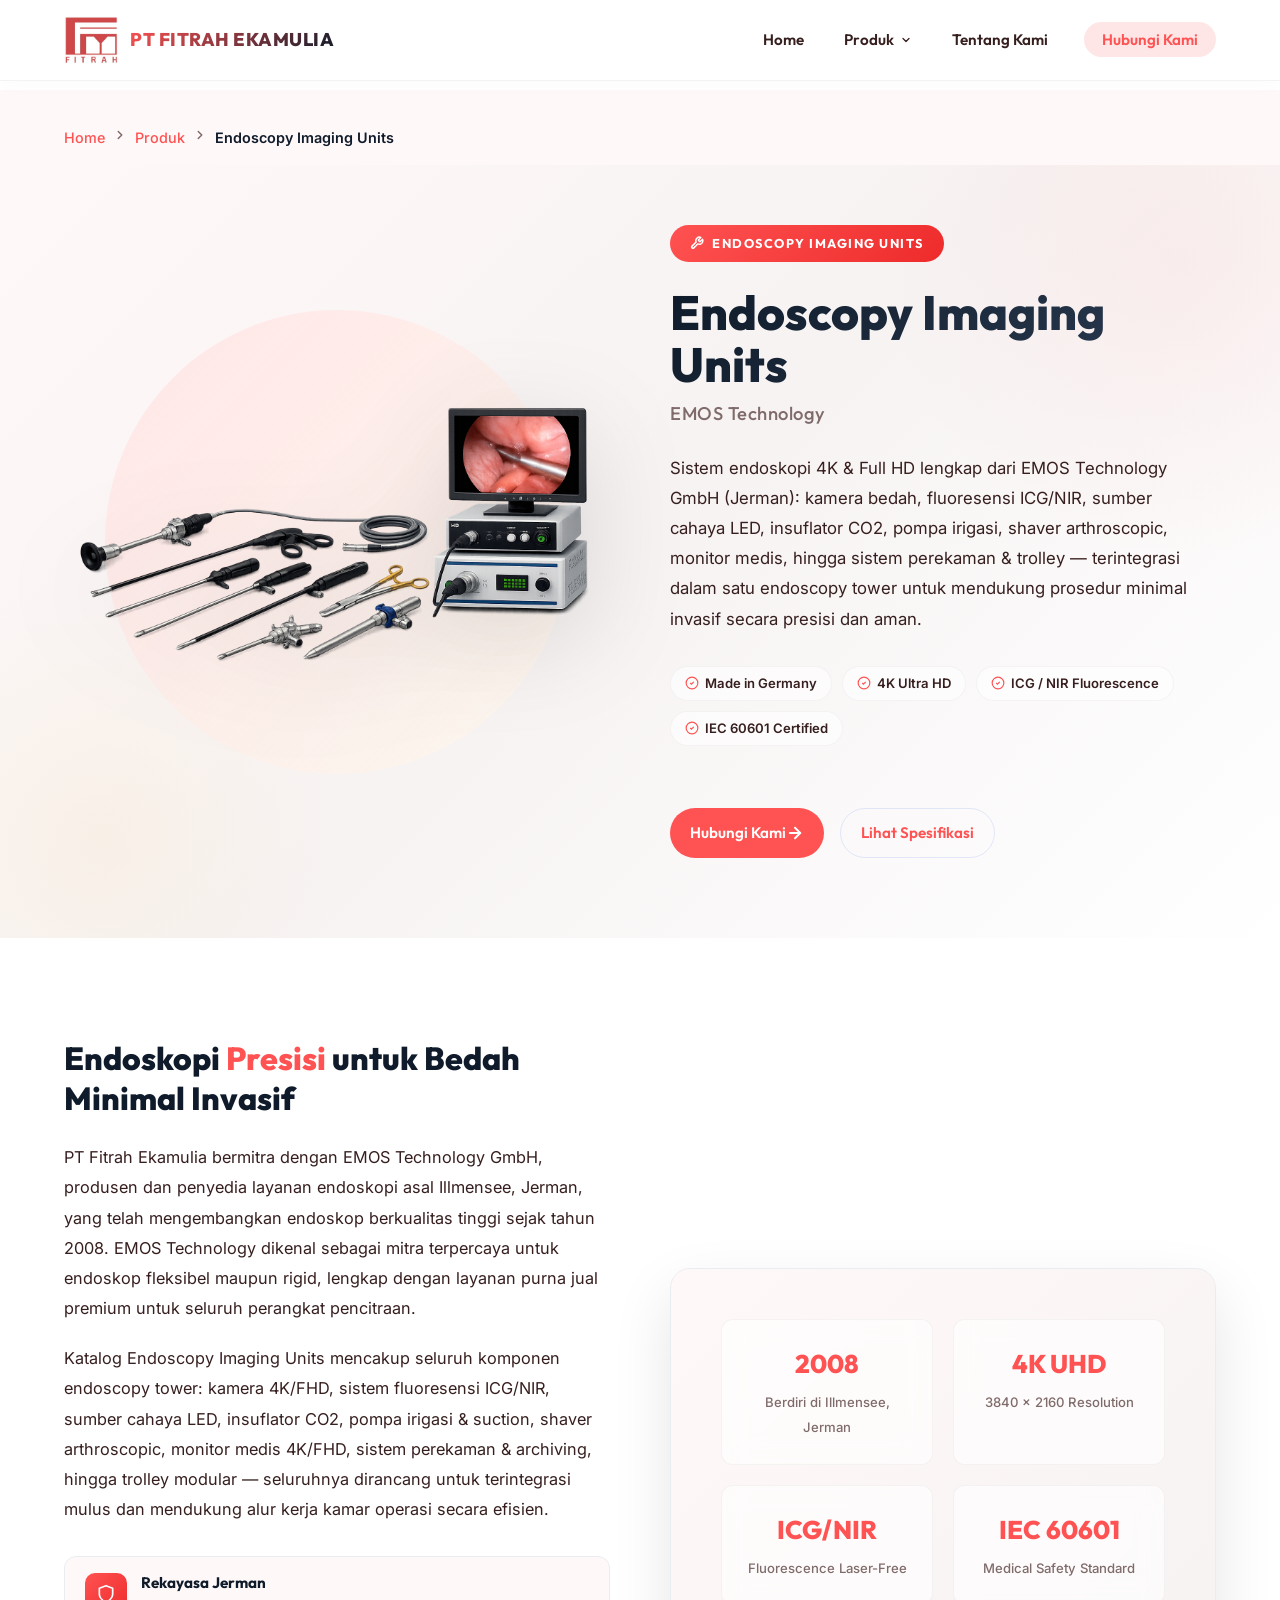
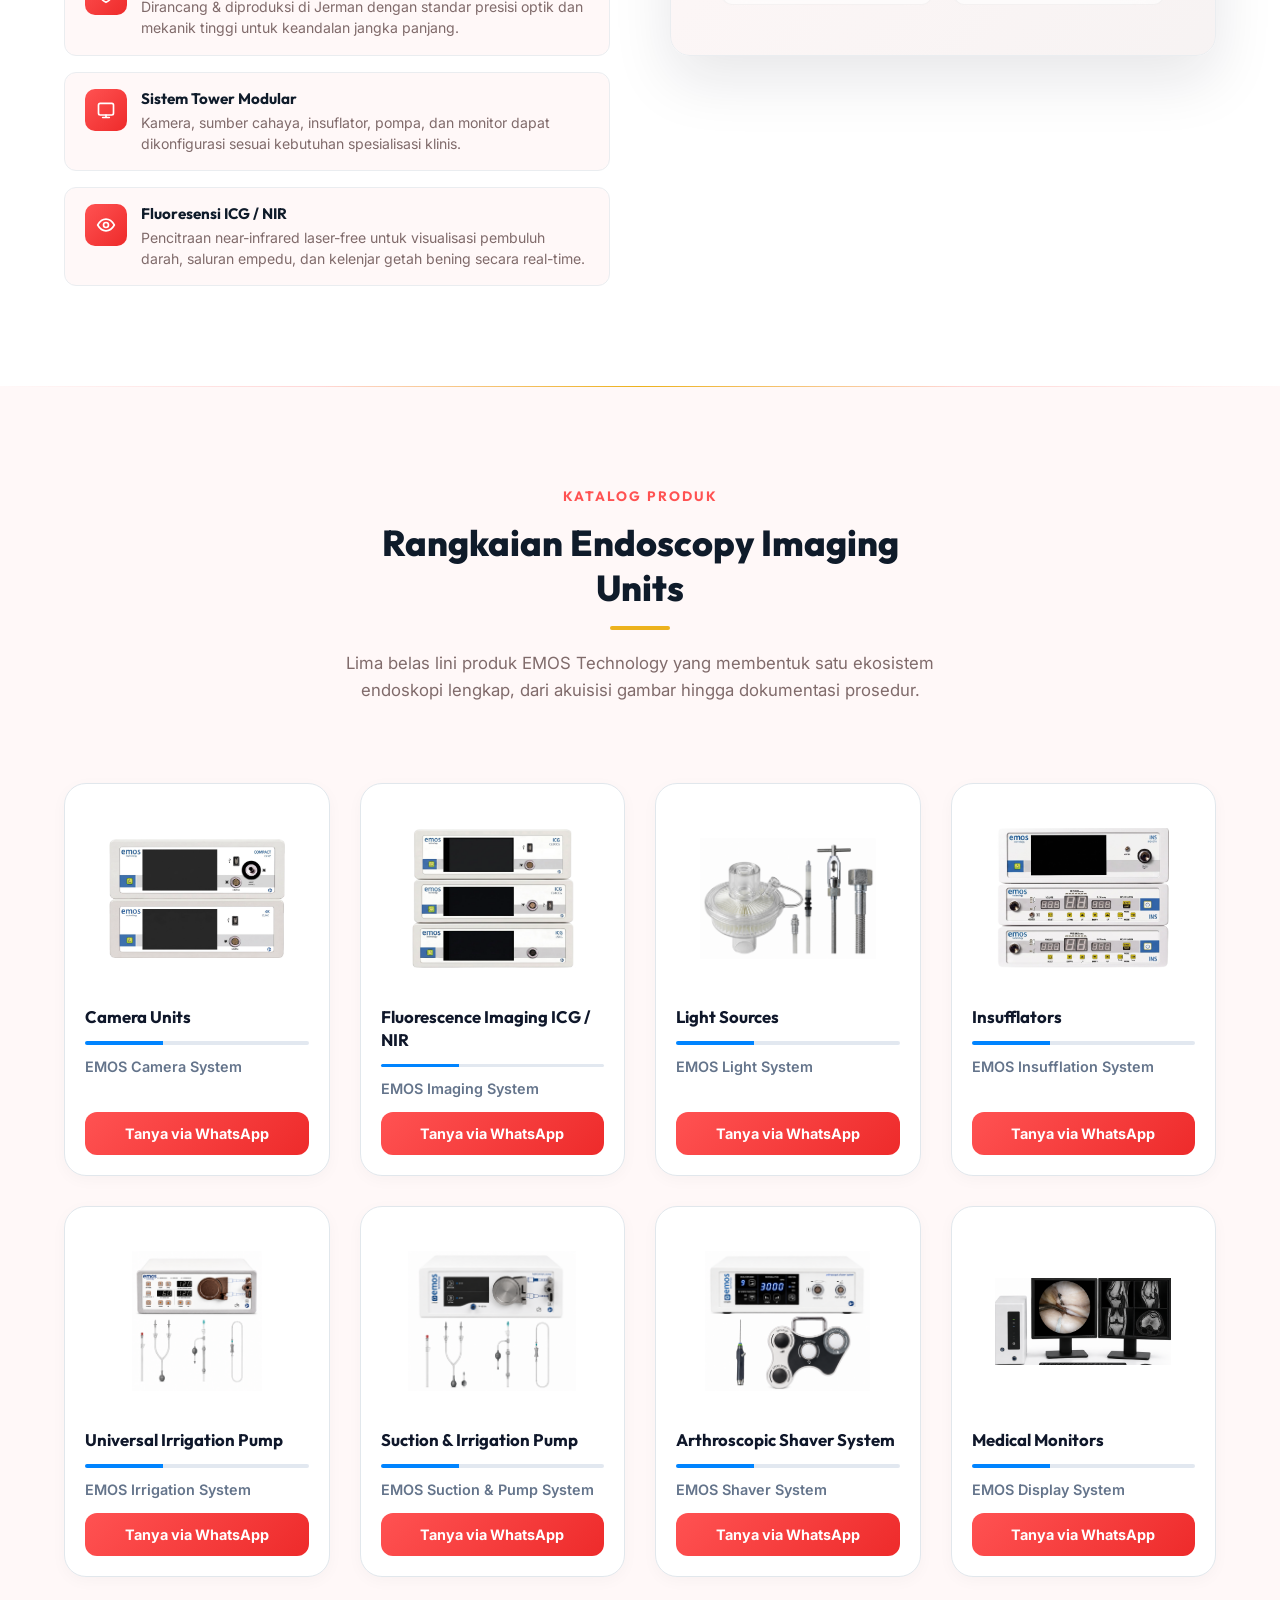
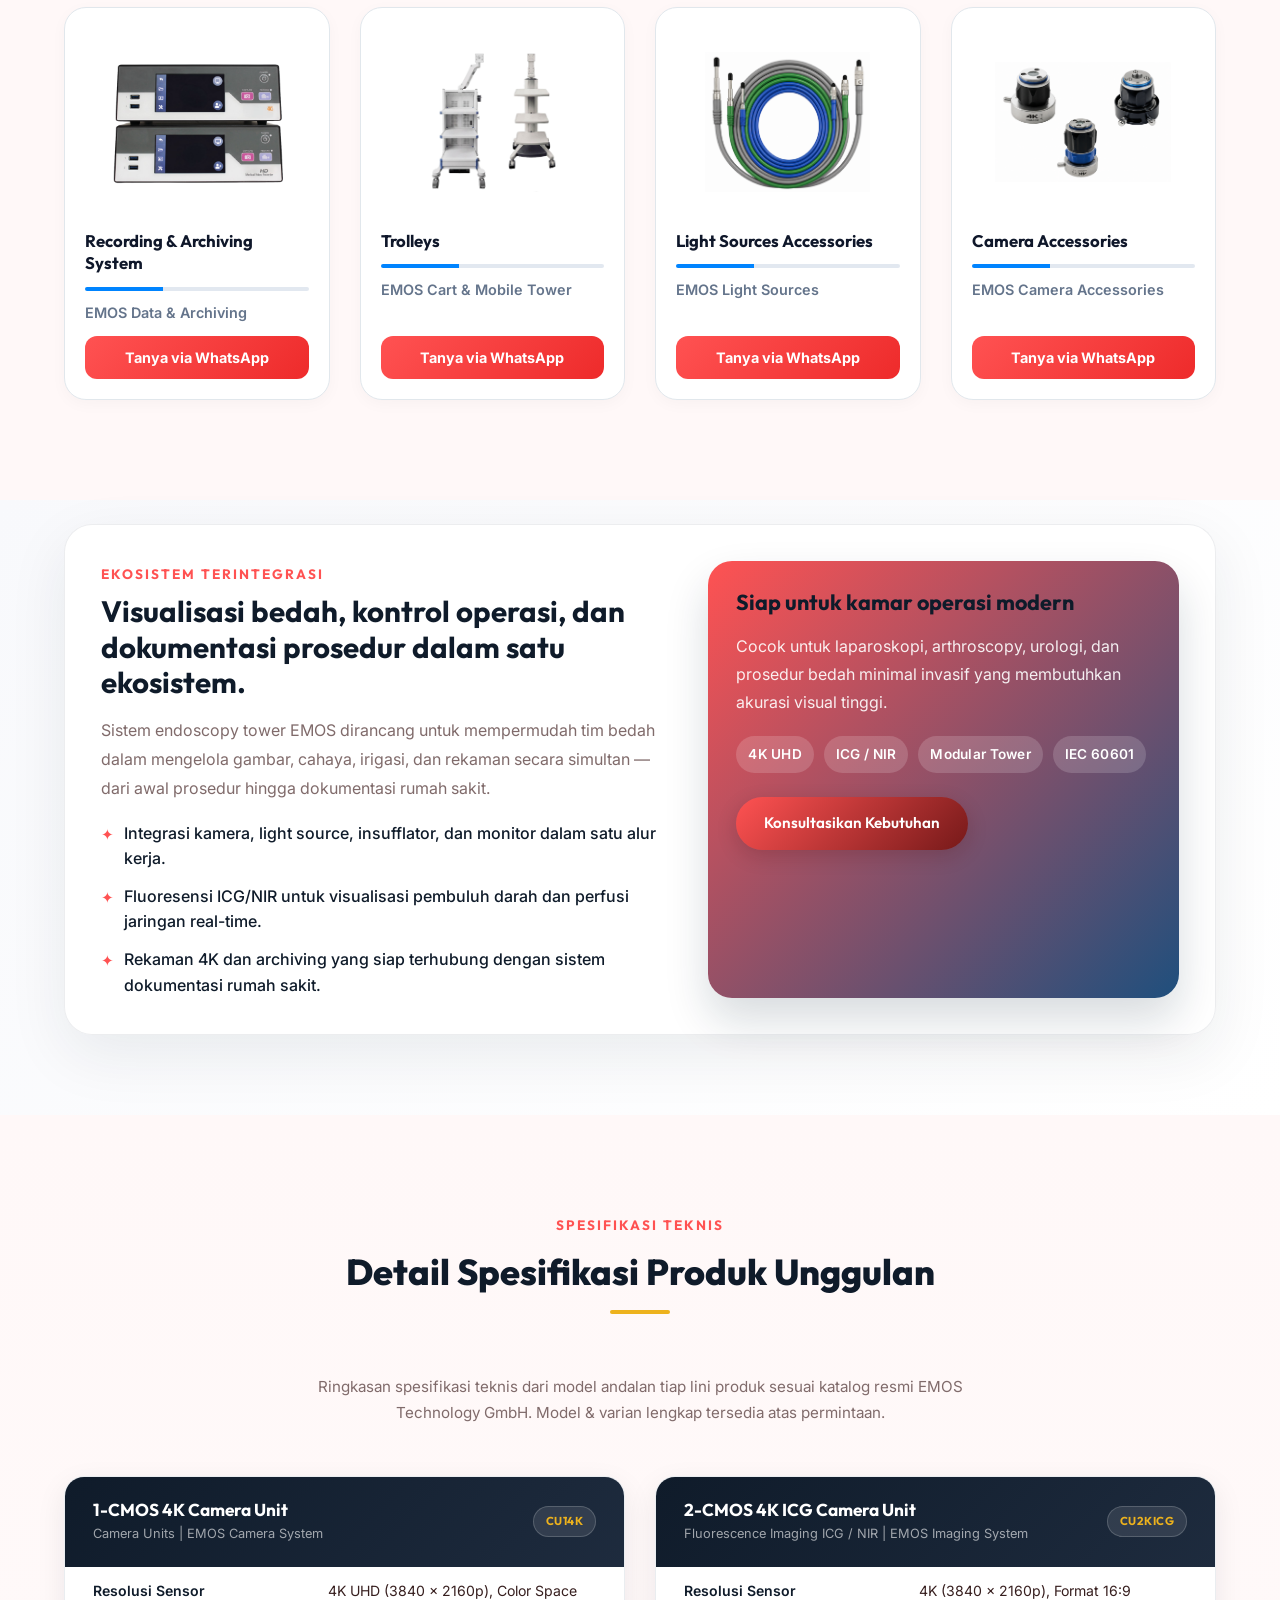
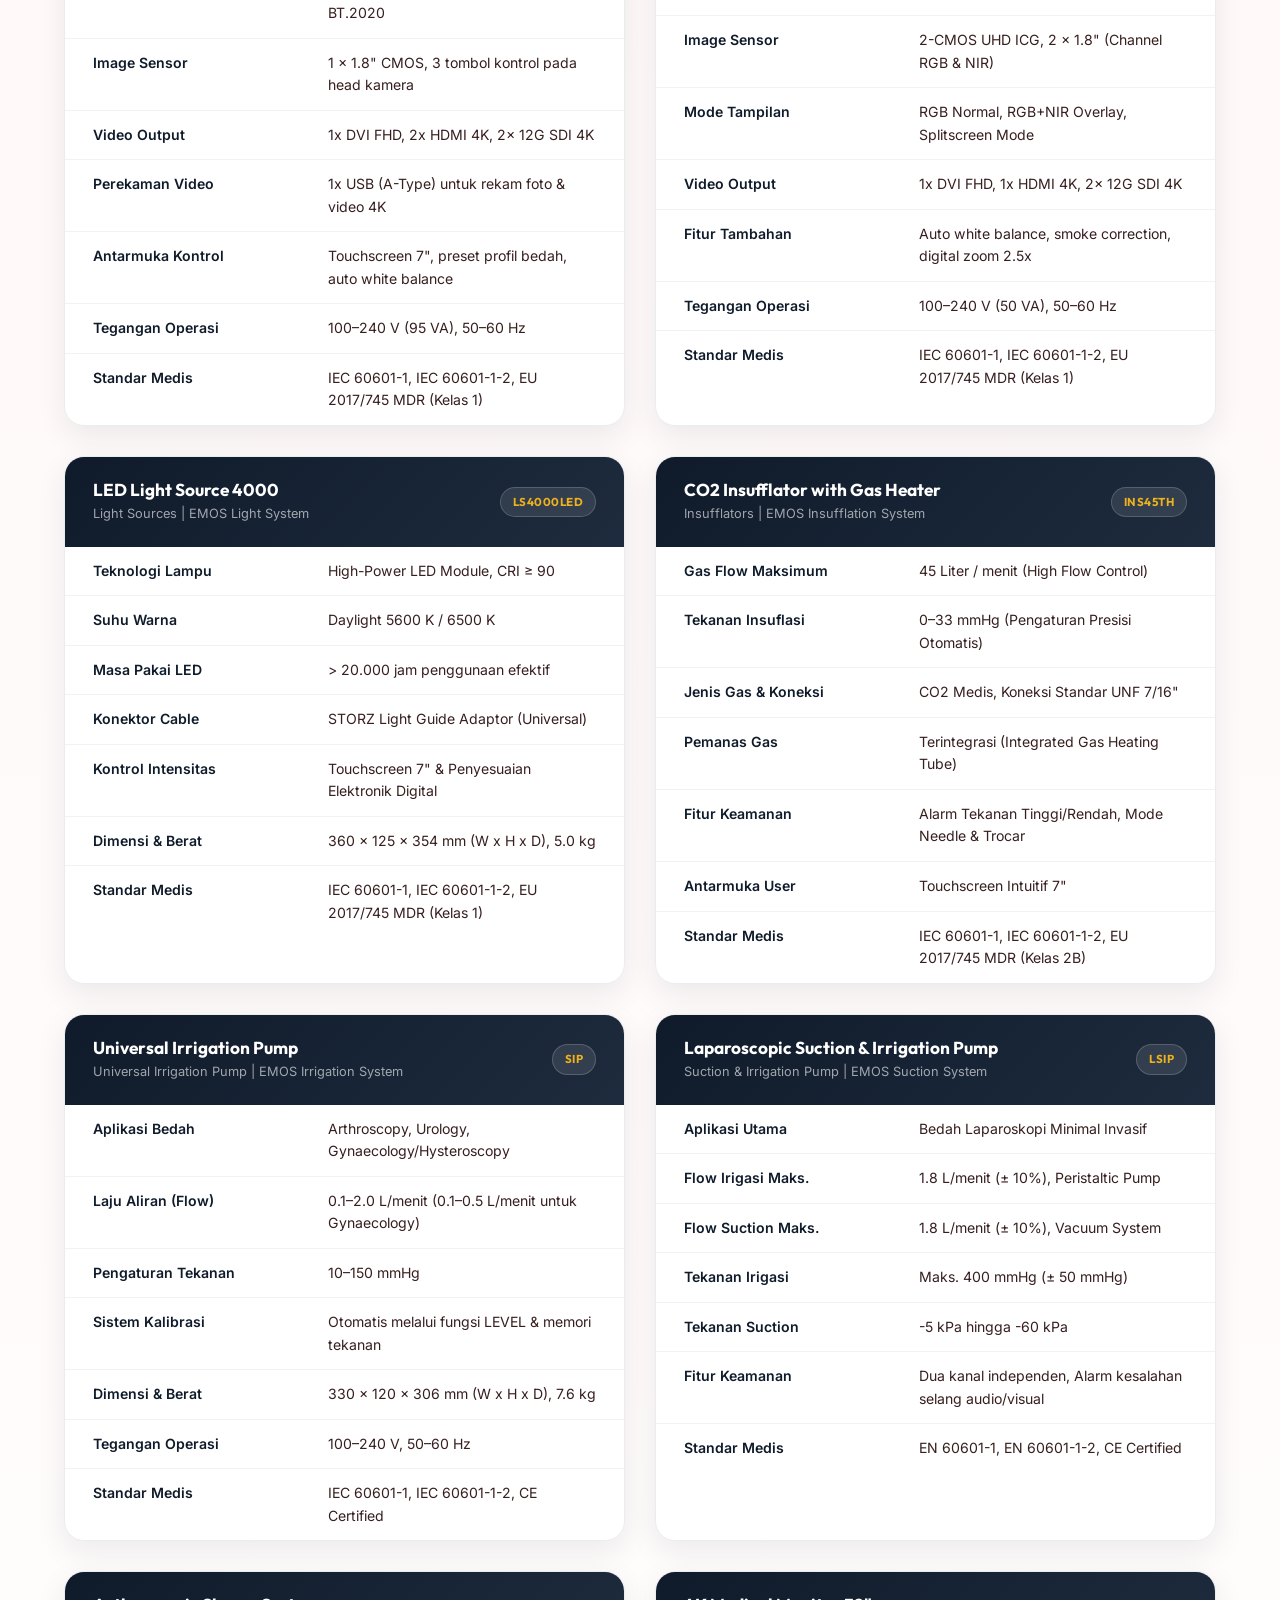
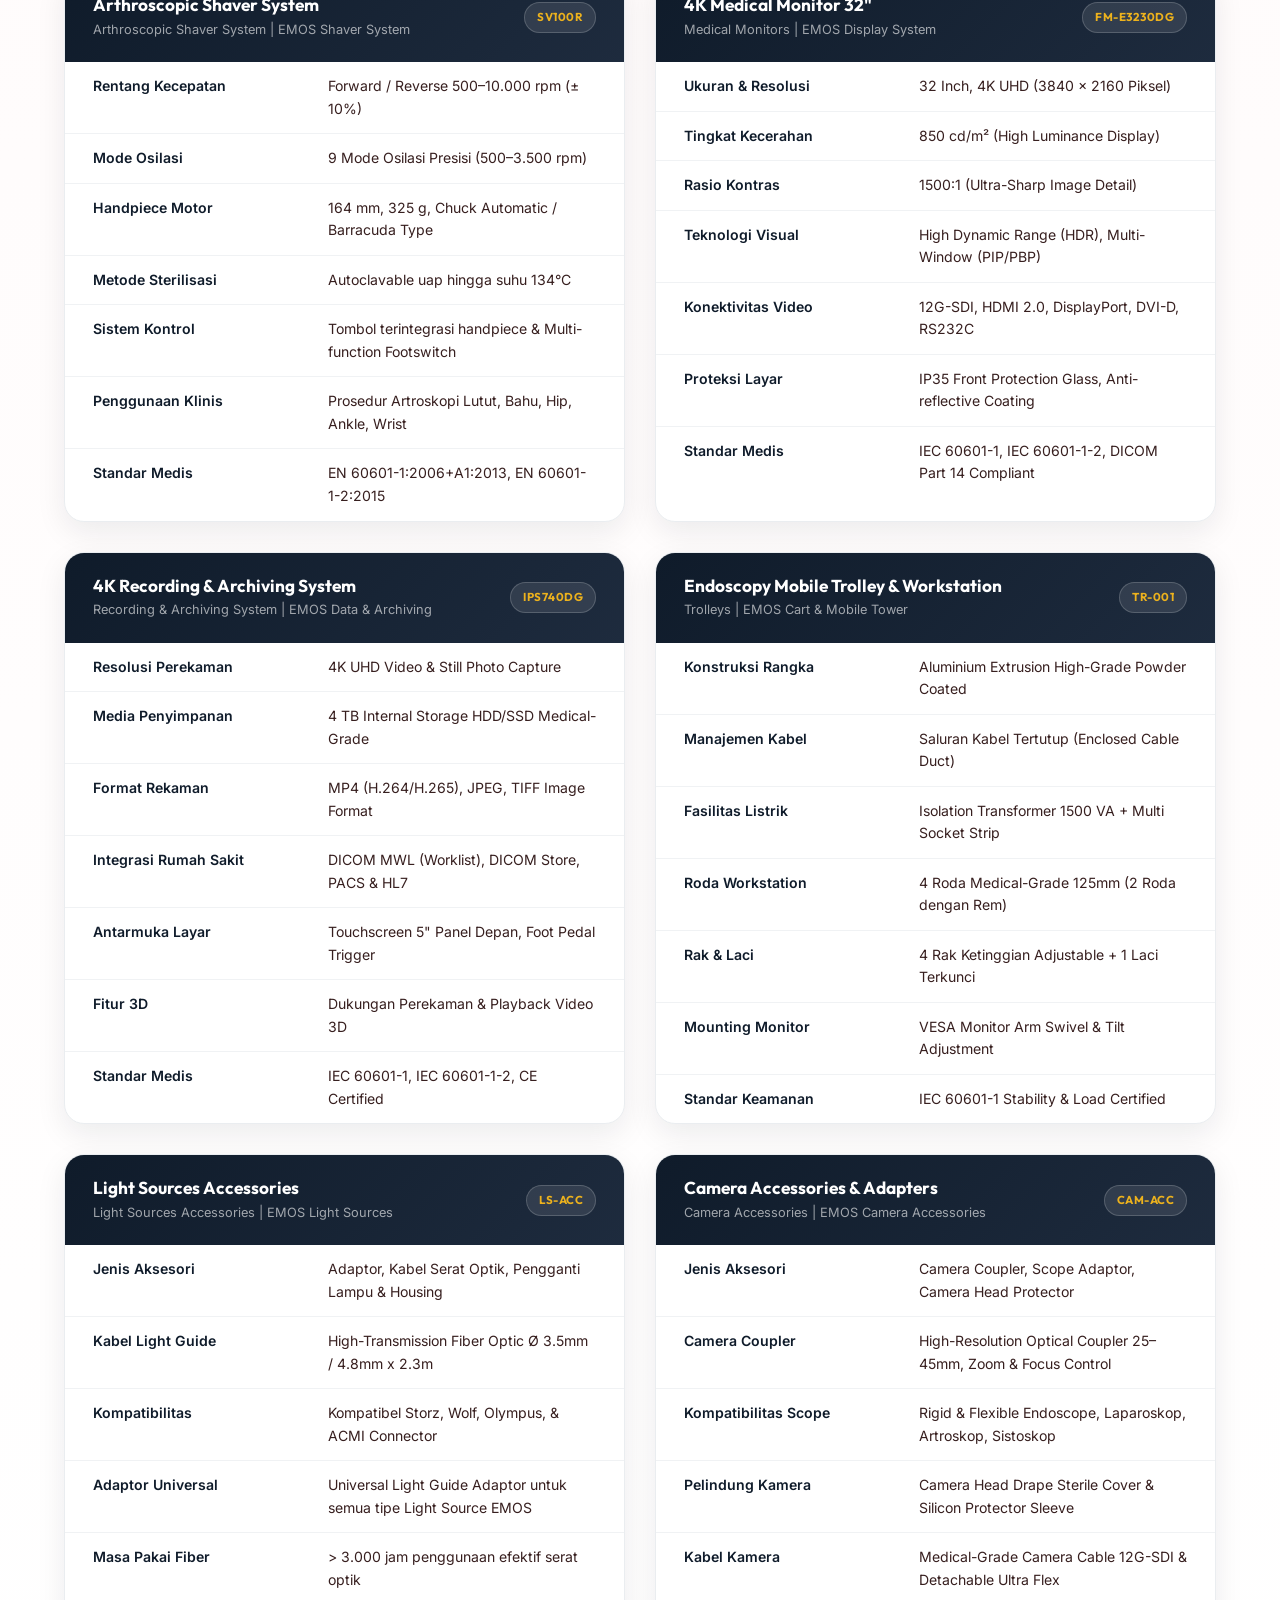
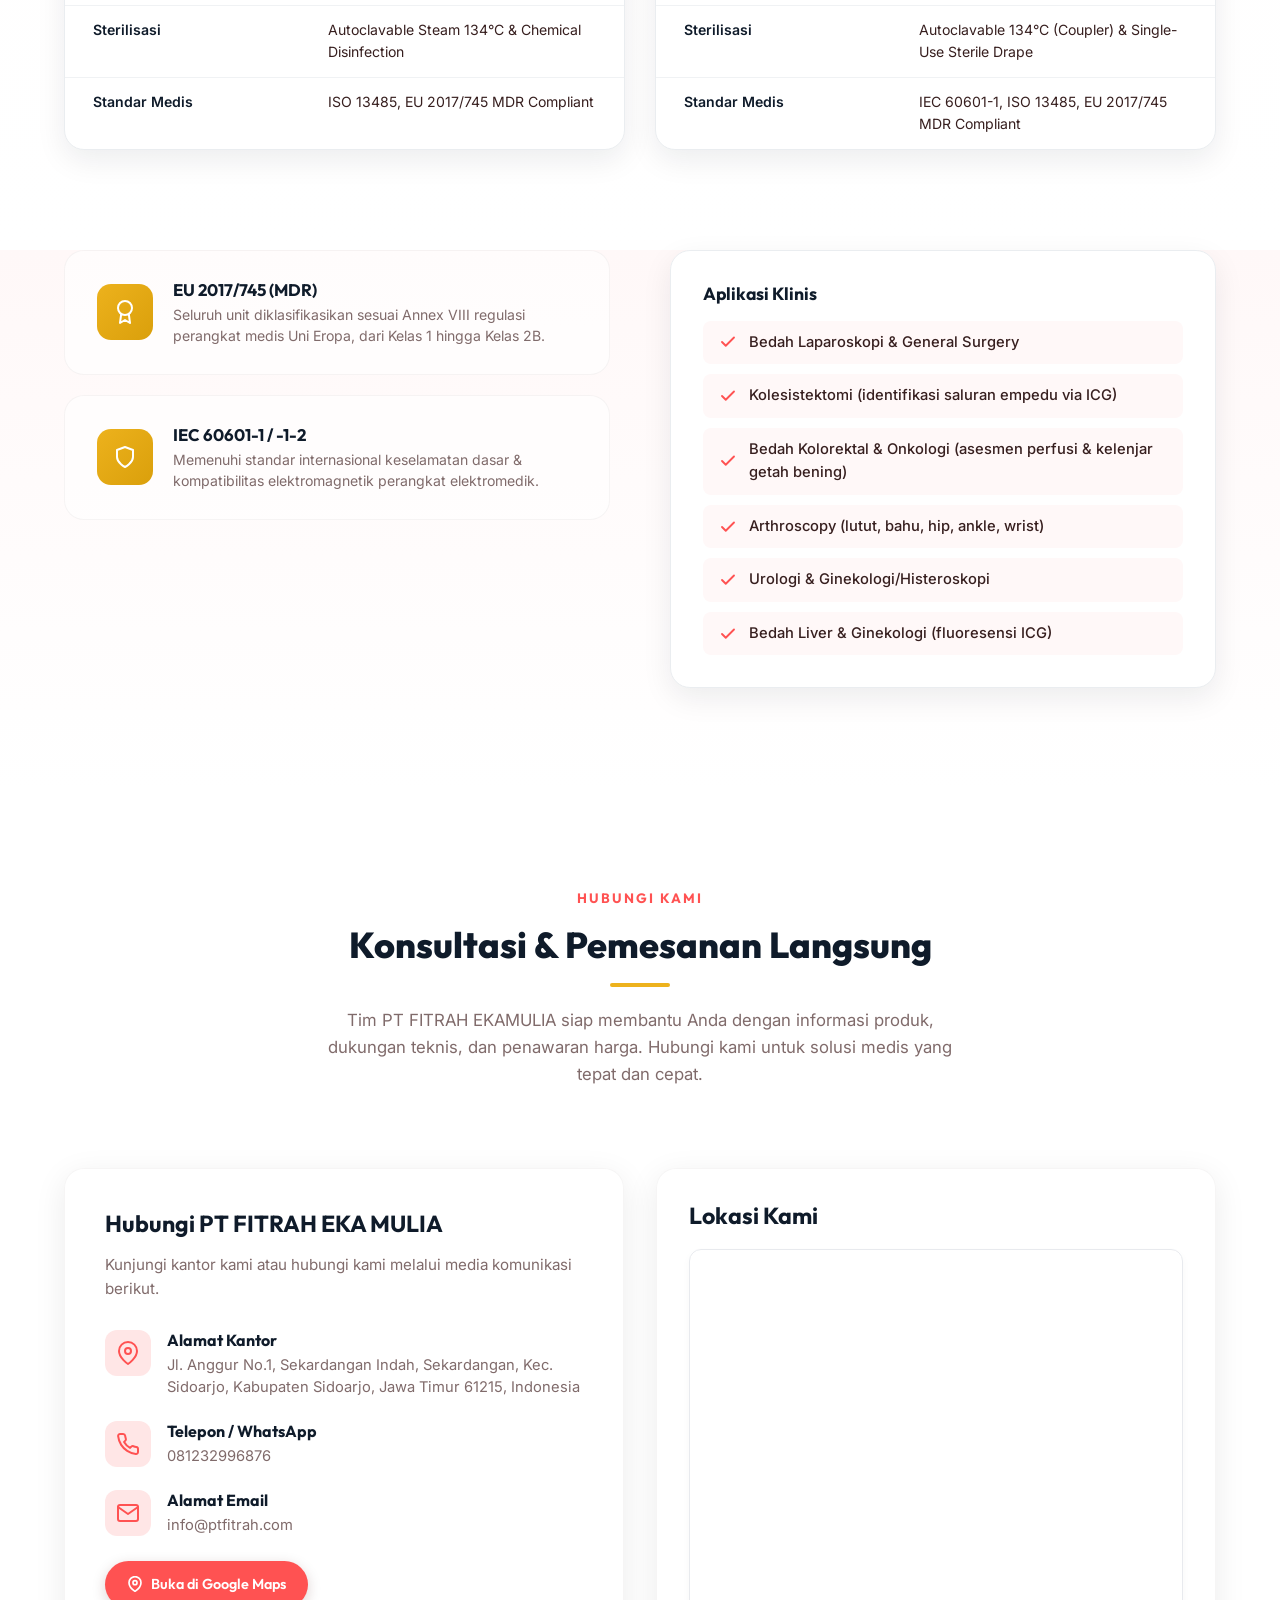
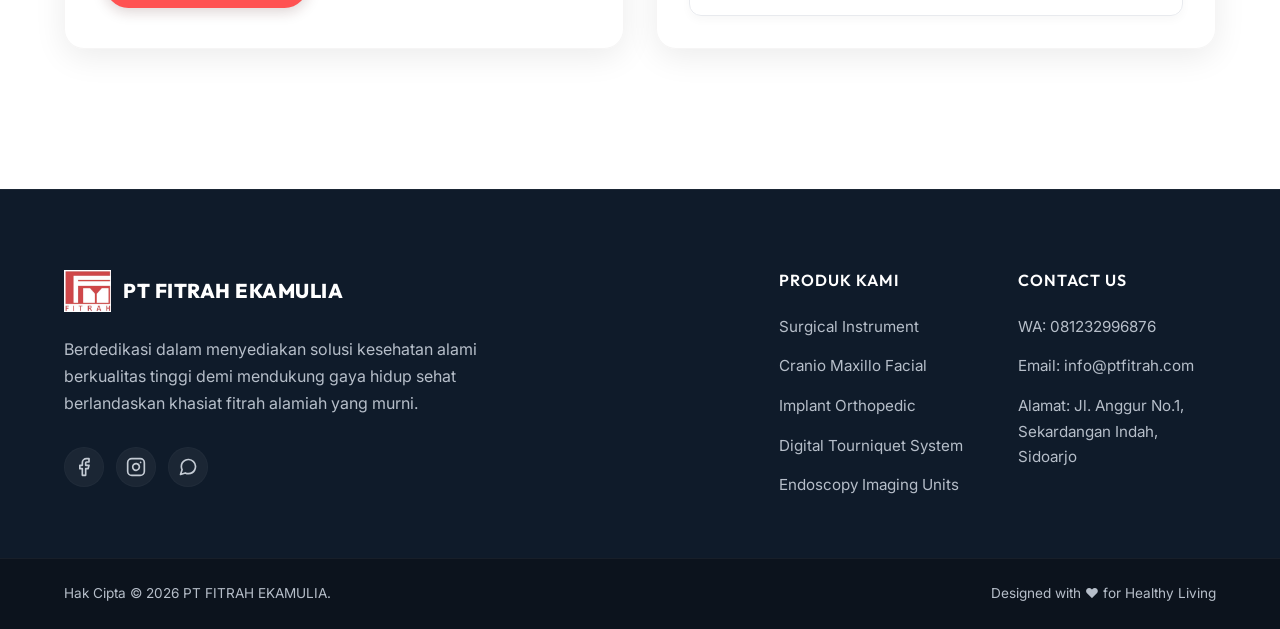
<file: products/endoscopy.html>
<!doctype html>
<html lang="id">
  <head>
    <meta charset="UTF-8" />
    <meta name="viewport" content="width=device-width, initial-scale=1.0" />
    <title>Endoscopy Imaging Units | PT FITRAH EKAMULIA</title>
    <meta
      name="description"
      content="Endoscopy Imaging Units - Sistem endoskopi 4K & Full HD lengkap dari EMOS Technology GmbH: kamera, fluoresensi ICG/NIR, sumber cahaya, insuflator, pompa irigasi, shaver arthroscopic, monitor medis, hingga sistem perekaman."
    />
    <!-- Google Fonts -->
    <link rel="preconnect" href="https://fonts.googleapis.com" />
    <link rel="preconnect" href="https://fonts.gstatic.com" crossorigin />
    <link
      href="https://fonts.googleapis.com/css2?family=Inter:wght@300;400;500;600;700&family=Outfit:wght@300;400;500;600;700;800&display=swap"
      rel="stylesheet"
    />
    <!-- Base CSS -->
    <link rel="stylesheet" href="../assets/css/style.css" />
    <!-- Local product CSS -->
    <link rel="stylesheet" href="../assets/css/product.css" />
    <style>
      /* ==========================================================================
           SCROLL-REVEAL ANIMATIONS
           ========================================================================== */
      @keyframes fadeInUp {
        from {
          opacity: 0;
          transform: translateY(40px);
        }
        to {
          opacity: 1;
          transform: translateY(0);
        }
      }
      @keyframes fadeInLeft {
        from {
          opacity: 0;
          transform: translateX(-40px);
        }
        to {
          opacity: 1;
          transform: translateX(0);
        }
      }
      @keyframes fadeInRight {
        from {
          opacity: 0;
          transform: translateX(40px);
        }
        to {
          opacity: 1;
          transform: translateX(0);
        }
      }
      @keyframes scaleIn {
        from {
          opacity: 0;
          transform: scale(0.9);
        }
        to {
          opacity: 1;
          transform: scale(1);
        }
      }
      @keyframes pulseGlow {
        0%,
        100% {
          box-shadow: 0 0 20px rgba(255, 77, 77, 0.15);
        }
        50% {
          box-shadow: 0 0 40px rgba(255, 77, 77, 0.3);
        }
      }
      @keyframes float {
        0%,
        100% {
          transform: translateY(0);
        }
        50% {
          transform: translateY(-12px);
        }
      }

      .reveal {
        opacity: 0;
        transform: translateY(40px);
        animation: fadeInUp 0.8s cubic-bezier(0.4, 0, 0.2, 1) forwards;
      }
      .reveal-left {
        opacity: 0;
        transform: translateX(-40px);
        animation: fadeInLeft 0.8s cubic-bezier(0.4, 0, 0.2, 1) forwards;
      }
      .reveal-right {
        opacity: 0;
        transform: translateX(40px);
        animation: fadeInRight 0.8s cubic-bezier(0.4, 0, 0.2, 1) forwards;
      }
      .delay-1 {
        animation-delay: 0.1s;
      }
      .delay-2 {
        animation-delay: 0.2s;
      }
      .delay-3 {
        animation-delay: 0.3s;
      }
      .delay-4 {
        animation-delay: 0.4s;
      }
      .delay-5 {
        animation-delay: 0.5s;
      }
      .delay-6 {
        animation-delay: 0.6s;
      }
      .delay-7 {
        animation-delay: 0.7s;
      }
      .delay-8 {
        animation-delay: 0.8s;
      }
      .delay-9 {
        animation-delay: 0.9s;
      }
      .delay-10 {
        animation-delay: 1s;
      }

      /* ==========================================================================
           BREADCRUMB
           ========================================================================== */
      .breadcrumb-bar {
        padding: 20px 0 0;
        background: var(--bg-section);
      }
      .breadcrumb {
        display: flex;
        align-items: center;
        gap: 8px;
        font-size: 0.9rem;
        color: var(--text-muted);
        padding: 16px 0;
      }
      .breadcrumb a {
        color: var(--primary);
        font-weight: 500;
        transition: var(--transition-fast);
      }
      .breadcrumb a:hover {
        color: var(--dark);
      }
      .breadcrumb .separator {
        color: var(--text-muted);
        font-size: 0.75rem;
      }
      .breadcrumb .current {
        color: var(--dark);
        font-weight: 600;
      }

      /* ==========================================================================
           PRODUCT HERO SECTION
           ========================================================================== */
      .product-hero {
        position: relative;
        padding: 60px 0 80px;
        background: linear-gradient(
          135deg,
          var(--bg-section) 0%,
          hsl(0, 20%, 96%) 50%,
          var(--bg-main) 100%
        );
        overflow: hidden;
      }
      .product-hero::before {
        content: "";
        position: absolute;
        top: -200px;
        right: -200px;
        width: 600px;
        height: 600px;
        background: radial-gradient(
          circle,
          hsla(0, 100%, 66%, 0.06) 0%,
          transparent 70%
        );
        border-radius: 50%;
        pointer-events: none;
      }
      .product-hero::after {
        content: "";
        position: absolute;
        bottom: -150px;
        left: -150px;
        width: 500px;
        height: 500px;
        background: radial-gradient(
          circle,
          hsla(43, 85%, 52%, 0.06) 0%,
          transparent 70%
        );
        border-radius: 50%;
        pointer-events: none;
      }
      .product-hero-grid {
        position: relative;
        z-index: 2;
        display: grid;
        grid-template-columns: 1fr 1fr;
        gap: 60px;
        align-items: center;
      }
      .product-hero-image {
        position: relative;
        display: flex;
        justify-content: center;
        align-items: center;
      }
      .product-hero-image-bg {
        position: absolute;
        width: 85%;
        aspect-ratio: 1;
        background: linear-gradient(
          135deg,
          var(--primary-light) 0%,
          hsla(43, 90%, 96%, 0.6) 100%
        );
        border-radius: 50%;
        z-index: 1;
        animation: pulseGlow 4s ease-in-out infinite;
      }
      .product-hero-img {
        position: relative;
        z-index: 2;
        max-height: 420px;
        width: auto;
        max-width: 100%;
        object-fit: contain;
        filter: drop-shadow(0 25px 50px rgba(0, 0, 0, 0.12));
        animation: float 6s ease-in-out infinite;
        border-radius: var(--radius-lg);
      }
      /* Custom illustrated hero visual (no product photography available) */
      .endo-hero-visual {
        position: relative;
        z-index: 2;
        width: 100%;
        max-width: 380px;
        animation: float 6s ease-in-out infinite;
      }
      .endo-hero-visual svg {
        width: 100%;
        height: auto;
        filter: drop-shadow(0 25px 50px rgba(0, 0, 0, 0.12));
      }
      .product-hero-content {
        display: flex;
        flex-direction: column;
        align-items: flex-start;
      }
      .product-hero-badge {
        display: inline-flex;
        align-items: center;
        gap: 8px;
        background: linear-gradient(135deg, var(--primary), hsl(0, 85%, 55%));
        color: var(--light);
        font-family: var(--font-title);
        font-weight: 700;
        font-size: 0.8rem;
        text-transform: uppercase;
        letter-spacing: 1.5px;
        padding: 8px 20px;
        border-radius: var(--radius-round);
        margin-bottom: 24px;
      }
      .product-hero-title {
        font-size: 3rem;
        font-weight: 800;
        line-height: 1.1;
        margin-bottom: 8px;
        background: linear-gradient(
          135deg,
          var(--dark) 0%,
          hsl(215, 30%, 25%) 100%
        );
        background-clip: text;
        -webkit-background-clip: text;
        -webkit-text-fill-color: transparent;
      }
      .product-hero-subtitle {
        font-family: var(--font-title);
        font-size: 1.15rem;
        font-weight: 500;
        color: var(--text-muted);
        margin-bottom: 24px;
        letter-spacing: 0.5px;
      }
      .product-hero-desc {
        font-size: 1.05rem;
        color: var(--text);
        line-height: 1.8;
        margin-bottom: 32px;
        max-width: 520px;
      }
      .product-hero-tags {
        display: flex;
        flex-wrap: wrap;
        gap: 10px;
        margin-bottom: 32px;
      }
      .hero-tag {
        display: inline-flex;
        align-items: center;
        gap: 6px;
        padding: 6px 14px;
        background: var(--glass-bg);
        backdrop-filter: blur(10px);
        border: 1px solid var(--glass-border);
        border-radius: var(--radius-round);
        font-size: 0.82rem;
        font-weight: 600;
        color: var(--text);
        transition: var(--transition-fast);
      }
      .hero-tag:hover {
        background: var(--primary-light);
        color: var(--primary);
        border-color: var(--primary-light);
      }
      .hero-tag svg {
        width: 14px;
        height: 14px;
        color: var(--primary);
      }
      .product-hero-actions {
        display: flex;
        flex-wrap: wrap;
        gap: 16px;
        margin-top: 30px;
      }

      .endoscopy-showcase {
        padding: 24px 0 80px;
        background: linear-gradient(135deg, #f8f9fc 0%, #ffffff 100%);
      }
      .showcase-shell {
        display: grid;
        grid-template-columns: 1.1fr 0.9fr;
        gap: 32px;
        padding: 36px;
        border-radius: 28px;
        border: 1px solid rgba(15, 35, 54, 0.08);
        background: rgba(255, 255, 255, 0.9);
        box-shadow: 0 20px 60px rgba(15, 35, 54, 0.08);
        backdrop-filter: blur(10px);
      }
      .showcase-copy h2 {
        font-size: clamp(1.7rem, 2.3vw, 2.4rem);
        line-height: 1.2;
        color: var(--dark);
        margin: 8px 0 16px;
      }
      .showcase-copy p {
        font-size: 1rem;
        line-height: 1.8;
        color: var(--text-muted);
        margin-bottom: 18px;
      }
      .showcase-list {
        list-style: none;
        padding: 0;
        margin: 0;
        display: grid;
        gap: 12px;
      }
      .showcase-list li {
        display: flex;
        align-items: flex-start;
        gap: 10px;
        color: var(--dark);
        font-weight: 500;
      }
      .showcase-list li::before {
        content: "✦";
        color: var(--primary);
        font-size: 0.95rem;
        margin-top: 2px;
      }
      .showcase-highlight {
        display: flex;
        align-items: stretch;
      }
      .showcase-card {
        width: 100%;
        padding: 28px;
        border-radius: 24px;
        background: linear-gradient(135deg, var(--primary) 0%, #1f4f7d 100%);
        color: #fff;
        box-shadow: 0 22px 44px rgba(15, 35, 54, 0.16);
      }
      .showcase-card h3 {
        font-size: 1.35rem;
        margin-bottom: 16px;
      }
      .showcase-card p {
        color: rgba(255, 255, 255, 0.9);
        line-height: 1.75;
        margin-bottom: 20px;
      }
      .showcase-badges {
        display: flex;
        flex-wrap: wrap;
        gap: 10px;
        margin-bottom: 24px;
      }
      .showcase-badges span {
        padding: 8px 12px;
        border-radius: 999px;
        background: rgba(255, 255, 255, 0.16);
        font-size: 0.85rem;
        font-weight: 600;
        letter-spacing: 0.02em;
      }

      @media screen and (max-width: 1024px) {
        .showcase-shell {
          grid-template-columns: 1fr;
        }
      }

      @media screen and (max-width: 768px) {
        .showcase-shell {
          padding: 24px;
        }
      }

      /* ==========================================================================
           DESCRIPTION SECTION
           ========================================================================== */
      .description-section {
        padding: 100px 0;
        background: var(--light);
      }
      .description-grid {
        display: grid;
        grid-template-columns: 1fr 1fr;
        gap: 60px;
        align-items: center;
      }
      .description-text h2 {
        font-size: 2rem;
        font-weight: 800;
        margin-bottom: 24px;
        color: var(--dark);
      }
      .description-text h2 span {
        color: var(--primary);
      }
      .description-text p {
        font-size: 1.02rem;
        color: var(--text);
        line-height: 1.85;
        margin-bottom: 20px;
      }
      .description-highlights {
        display: flex;
        flex-direction: column;
        gap: 16px;
        margin-top: 32px;
      }
      .highlight-item {
        display: flex;
        align-items: flex-start;
        gap: 14px;
        padding: 16px 20px;
        background: var(--bg-section);
        border-radius: var(--radius-md);
        border: 1px solid hsl(215, 15%, 93%);
        transition: var(--transition-smooth);
      }
      .highlight-item:hover {
        background: var(--primary-light);
        border-color: hsla(0, 100%, 66%, 0.15);
        transform: translateX(6px);
      }
      .highlight-icon {
        flex-shrink: 0;
        width: 42px;
        height: 42px;
        background: linear-gradient(135deg, var(--primary), hsl(0, 85%, 55%));
        color: var(--light);
        border-radius: 10px;
        display: flex;
        align-items: center;
        justify-content: center;
      }
      .highlight-content h4 {
        font-size: 0.95rem;
        font-weight: 700;
        color: var(--dark);
        margin-bottom: 4px;
      }
      .highlight-content p {
        font-size: 0.88rem;
        color: var(--text-muted);
        margin: 0;
        line-height: 1.5;
      }
      .description-visual {
        position: relative;
        display: flex;
        justify-content: center;
        align-items: center;
      }
      .description-visual-card {
        position: relative;
        background: linear-gradient(
          135deg,
          var(--bg-section) 0%,
          hsl(0, 20%, 96%) 100%
        );
        border-radius: var(--radius-lg);
        padding: 50px;
        border: 1px solid hsl(215, 15%, 93%);
        box-shadow: var(--shadow-lg);
      }
      .stat-badges {
        display: grid;
        grid-template-columns: 1fr 1fr;
        gap: 20px;
      }
      .stat-badge {
        background: var(--glass-bg);
        backdrop-filter: blur(12px);
        -webkit-backdrop-filter: blur(12px);
        border: 1px solid var(--glass-border);
        border-radius: var(--radius-md);
        padding: 24px;
        text-align: center;
        transition: var(--transition-smooth);
      }
      .stat-badge:hover {
        transform: translateY(-4px);
        box-shadow: var(--shadow-md);
      }
      .stat-badge .stat-num {
        font-family: var(--font-title);
        font-size: 1.6rem;
        font-weight: 800;
        color: var(--primary);
        display: block;
        margin-bottom: 4px;
      }
      .stat-badge .stat-label {
        font-size: 0.82rem;
        color: var(--text-muted);
        font-weight: 500;
      }

      /* ==========================================================================
           COMPONENTS SECTION (product line catalog)
           ========================================================================== */
      .components-section {
        padding: 100px 0;
        background: var(--bg-section);
        position: relative;
        overflow: hidden;
      }
      .components-section::before {
        content: "";
        position: absolute;
        top: 0;
        left: 0;
        right: 0;
        height: 1px;
        background: linear-gradient(
          90deg,
          transparent,
          hsla(0, 100%, 66%, 0.2),
          var(--accent),
          hsla(0, 100%, 66%, 0.2),
          transparent
        );
      }
      .components-grid {
        display: grid;
        grid-template-columns: repeat(4, 1fr);
        gap: 30px;
      }
      @media screen and (max-width: 1024px) {
        .components-grid {
          grid-template-columns: repeat(3, 1fr);
        }
      }
      @media screen and (max-width: 900px) {
        .components-grid {
          grid-template-columns: repeat(2, 1fr);
        }
      }
      .product-card-img-container {
        width: 100%;
        height: 180px;
        background: #ffffff;
        border-radius: 14px;
        display: flex;
        align-items: center;
        justify-content: center;
        overflow: hidden;
        margin-bottom: 18px;
        padding: 12px;
      }
      .product-card-img {
        max-width: 88%;
        max-height: 140px;
        object-fit: contain;
        display: block;
        margin: 0 auto;
      }
      .product-card-badge-row {
        display: none !important;
      }
      .component-card {
        background: #ffffff;
        border-radius: 22px;
        padding: 24px 20px 20px 20px;
        border: 1.5px solid #e1e7ec;
        box-shadow: 0 4px 16px rgba(0, 0, 0, 0.03);
        transition:
          transform 0.3s ease,
          box-shadow 0.3s ease,
          border-color 0.3s ease;
        position: relative;
        overflow: hidden;
        display: flex;
        flex-direction: column;
        height: 100%;
      }
      .component-card:hover {
        transform: translateY(-5px);
        box-shadow: 0 12px 28px rgba(0, 0, 0, 0.08);
        border-color: var(--primary, #0084ff);
      }
      .component-card h3 {
        font-size: 1.05rem;
        font-weight: 700;
        color: #0f172a;
        margin-bottom: 10px;
        line-height: 1.35;
        text-align: left;
      }
      .card-accent-bar {
        width: 100%;
        height: 3.5px;
        border-radius: 2px;
        background: linear-gradient(
          90deg,
          #0084ff 0%,
          #0084ff 35%,
          #e2e8f0 35%,
          #e2e8f0 100%
        );
        margin: 12px 0 10px 0;
      }
      .card-subtitle {
        font-size: 0.9rem;
        font-weight: 600;
        color: #64748b;
        margin-bottom: 12px;
        text-align: left;
      }
      .component-card p {
        font-size: 0.88rem;
        color: #64748b;
        line-height: 1.55;
        margin-bottom: 16px;
      }
      .product-card-content {
        display: flex;
        flex-direction: column;
        justify-content: space-between;
        flex: 1;
      }
      .component-card .btn-order {
        display: flex;
        align-items: center;
        justify-content: center;
        width: 100%;
        padding: 10px 16px;
        margin-top: auto;
        background: linear-gradient(135deg, var(--primary), hsl(0, 85%, 55%));
        color: #ffffff;
        font-size: 0.9rem;
        font-weight: 700;
        border-radius: 12px;
        border: none;
        text-decoration: none;
        transition:
          transform 0.2s ease,
          box-shadow 0.2s ease;
      }
      .component-card .btn-order:hover {
        transform: translateY(-2px);
        box-shadow: 0 10px 24px rgba(255, 77, 77, 0.25);
      }

      /* ==========================================================================
           FEATURES GRID
           ========================================================================== */
      .features-section {
        padding: 100px 0;
        background: var(--light);
      }
      .features-grid {
        display: grid;
        grid-template-columns: repeat(3, 1fr);
        gap: 24px;
      }
      .feature-card {
        background: var(--glass-bg);
        backdrop-filter: blur(12px);
        -webkit-backdrop-filter: blur(12px);
        border: 1px solid var(--glass-border);
        border-radius: var(--radius-lg);
        padding: 32px 28px;
        text-align: center;
        transition: var(--transition-smooth);
        position: relative;
      }
      .feature-card:hover {
        transform: translateY(-5px);
        box-shadow: var(--shadow-md);
        border-color: var(--primary-light);
      }
      .feature-icon {
        width: 56px;
        height: 56px;
        background: var(--primary-light);
        color: var(--primary);
        border-radius: 14px;
        display: flex;
        align-items: center;
        justify-content: center;
        margin: 0 auto 18px;
        transition: var(--transition-smooth);
      }
      .feature-card:hover .feature-icon {
        background: var(--primary);
        color: var(--light);
        transform: rotateY(180deg);
      }
      .feature-card h4 {
        font-size: 1rem;
        font-weight: 700;
        color: var(--dark);
        margin-bottom: 8px;
      }
      .feature-card p {
        font-size: 0.88rem;
        color: var(--text-muted);
        line-height: 1.6;
      }

      /* ==========================================================================
           SPECIFICATIONS TABLES (multiple product lines)
           ========================================================================== */
      .specs-section {
        padding: 100px 0;
        background: linear-gradient(
          180deg,
          var(--bg-section) 0%,
          var(--light) 100%
        );
      }
      .specs-tabs-note {
        text-align: center;
        max-width: 680px;
        margin: -20px auto 50px;
        color: var(--text-muted);
        font-size: 0.95rem;
        line-height: 1.7;
      }
      .specs-grid-multi {
        display: grid;
        grid-template-columns: 1fr 1fr;
        gap: 30px;
      }
      .specs-table-card {
        background: var(--light);
        border-radius: var(--radius-lg);
        overflow: hidden;
        box-shadow: var(--shadow-md);
        border: 1px solid hsl(215, 15%, 93%);
      }
      .specs-table-header {
        background: linear-gradient(
          135deg,
          var(--dark) 0%,
          hsl(215, 35%, 18%) 100%
        );
        color: var(--light);
        padding: 22px 28px;
        display: flex;
        align-items: center;
        justify-content: space-between;
        gap: 10px;
      }
      .specs-table-header h3 {
        font-size: 1.08rem;
        font-weight: 700;
        color: var(--light);
      }
      .specs-table-header p {
        font-size: 0.8rem;
        color: hsla(0, 0%, 100%, 0.6);
        margin-top: 4px;
      }
      .specs-article-no {
        flex-shrink: 0;
        background: rgba(255, 255, 255, 0.1);
        border: 1px solid rgba(255, 255, 255, 0.18);
        color: var(--accent);
        font-family: var(--font-title);
        font-weight: 700;
        font-size: 0.72rem;
        letter-spacing: 0.5px;
        padding: 5px 12px;
        border-radius: var(--radius-round);
        white-space: nowrap;
      }
      .specs-table {
        width: 100%;
        border-collapse: collapse;
      }
      .specs-table tr {
        transition: var(--transition-fast);
      }
      .specs-table tr:hover {
        background: var(--primary-light);
      }
      .specs-table td {
        padding: 13px 28px;
        font-size: 0.88rem;
        border-bottom: 1px solid hsl(215, 15%, 95%);
        vertical-align: top;
      }
      .specs-table td:first-child {
        font-weight: 600;
        color: var(--dark);
        width: 42%;
      }
      .specs-table td:last-child {
        color: var(--text);
      }
      .specs-table tr:last-child td {
        border-bottom: none;
      }

      .specs-certifications {
        display: flex;
        flex-direction: column;
        gap: 20px;
      }
      .cert-card {
        background: var(--glass-bg);
        backdrop-filter: blur(12px);
        -webkit-backdrop-filter: blur(12px);
        border: 1px solid var(--glass-border);
        border-radius: var(--radius-lg);
        padding: 28px 32px;
        display: flex;
        align-items: center;
        gap: 20px;
        transition: var(--transition-smooth);
      }
      .cert-card:hover {
        transform: translateY(-3px);
        box-shadow: var(--shadow-md);
      }
      .cert-icon {
        flex-shrink: 0;
        width: 56px;
        height: 56px;
        background: linear-gradient(135deg, var(--accent), hsl(43, 90%, 45%));
        color: var(--light);
        border-radius: 14px;
        display: flex;
        align-items: center;
        justify-content: center;
      }
      .cert-text h4 {
        font-size: 1.05rem;
        font-weight: 700;
        color: var(--dark);
        margin-bottom: 4px;
      }
      .cert-text p {
        font-size: 0.88rem;
        color: var(--text-muted);
        line-height: 1.5;
      }

      .applications-card {
        background: var(--light);
        border-radius: var(--radius-lg);
        padding: 32px;
        box-shadow: var(--shadow-md);
        border: 1px solid hsl(215, 15%, 93%);
        margin-top: 20px;
      }
      .applications-card h4 {
        font-size: 1.1rem;
        font-weight: 700;
        color: var(--dark);
        margin-bottom: 16px;
      }
      .applications-list {
        display: flex;
        flex-direction: column;
        gap: 10px;
      }
      .application-item {
        display: flex;
        align-items: center;
        gap: 12px;
        padding: 10px 16px;
        background: var(--bg-section);
        border-radius: var(--radius-sm);
        transition: var(--transition-fast);
      }
      .application-item:hover {
        background: var(--primary-light);
        transform: translateX(4px);
      }
      .application-item svg {
        flex-shrink: 0;
        color: var(--primary);
      }
      .application-item span {
        font-size: 0.92rem;
        font-weight: 500;
        color: var(--text);
      }

      /* ==========================================================================
           CTA SECTION
           ========================================================================== */
      .cta-section {
        padding: 100px 0;
        background: linear-gradient(
          135deg,
          var(--dark) 0%,
          hsl(215, 40%, 16%) 50%,
          hsl(215, 35%, 20%) 100%
        );
        position: relative;
        overflow: hidden;
      }
      .cta-section::before {
        content: "";
        position: absolute;
        top: -150px;
        right: -150px;
        width: 400px;
        height: 400px;
        background: radial-gradient(
          circle,
          hsla(0, 100%, 66%, 0.1) 0%,
          transparent 70%
        );
        border-radius: 50%;
        pointer-events: none;
      }
      .cta-section::after {
        content: "";
        position: absolute;
        bottom: -100px;
        left: -100px;
        width: 350px;
        height: 350px;
        background: radial-gradient(
          circle,
          hsla(43, 85%, 52%, 0.08) 0%,
          transparent 70%
        );
        border-radius: 50%;
        pointer-events: none;
      }
      .cta-container {
        position: relative;
        z-index: 2;
        text-align: center;
        max-width: 700px;
        margin: 0 auto;
      }
      .cta-badge {
        display: inline-flex;
        align-items: center;
        gap: 8px;
        background: rgba(255, 255, 255, 0.08);
        border: 1px solid rgba(255, 255, 255, 0.12);
        color: var(--accent);
        font-family: var(--font-title);
        font-weight: 700;
        font-size: 0.8rem;
        text-transform: uppercase;
        letter-spacing: 1.5px;
        padding: 8px 20px;
        border-radius: var(--radius-round);
        margin-bottom: 24px;
      }
      .cta-title {
        font-size: 2.5rem;
        font-weight: 800;
        color: var(--light);
        margin-bottom: 20px;
        line-height: 1.2;
      }
      .cta-title span {
        background: linear-gradient(135deg, var(--primary), var(--accent));
        background-clip: text;
        -webkit-background-clip: text;
        -webkit-text-fill-color: transparent;
      }
      .cta-desc {
        font-size: 1.05rem;
        color: hsla(0, 0%, 100%, 0.65);
        line-height: 1.7;
        margin-bottom: 40px;
      }
      .cta-actions {
        display: flex;
        justify-content: center;
        gap: 16px;
      }
      .btn-cta-primary {
        display: inline-flex;
        align-items: center;
        gap: 10px;
        padding: 16px 36px;
        background: linear-gradient(135deg, var(--primary), hsl(0, 85%, 55%));
        color: var(--light);
        font-family: var(--font-title);
        font-size: 1rem;
        font-weight: 700;
        border-radius: var(--radius-round);
        border: none;
        cursor: pointer;
        transition: var(--transition-smooth);
        box-shadow: 0 8px 30px rgba(255, 77, 77, 0.3);
      }
      .btn-cta-primary:hover {
        transform: translateY(-3px);
        box-shadow: 0 12px 40px rgba(255, 77, 77, 0.4);
      }
      .btn-cta-secondary {
        display: inline-flex;
        align-items: center;
        gap: 10px;
        padding: 16px 36px;
        background: transparent;
        color: var(--light);
        font-family: var(--font-title);
        font-size: 1rem;
        font-weight: 600;
        border-radius: var(--radius-round);
        border: 2px solid rgba(255, 255, 255, 0.2);
        cursor: pointer;
        transition: var(--transition-smooth);
      }
      .btn-cta-secondary:hover {
        background: rgba(255, 255, 255, 0.08);
        border-color: rgba(255, 255, 255, 0.4);
        transform: translateY(-3px);
      }

      /* ==========================================================================
           RESPONSIVE OVERRIDES
           ========================================================================== */
      @media screen and (max-width: 992px) {
        .product-hero-grid {
          grid-template-columns: 1fr;
          gap: 40px;
          text-align: center;
        }
        .product-hero-content {
          align-items: center;
          order: 2;
        }
        .product-hero-image {
          order: 1;
        }
        .product-hero-title {
          font-size: 2.5rem;
        }
        .product-hero-desc {
          max-width: 600px;
        }
        .product-hero-tags {
          justify-content: center;
        }
        .product-hero-actions {
          justify-content: center;
        }
        .description-grid {
          grid-template-columns: 1fr;
          gap: 40px;
        }
        .components-grid {
          grid-template-columns: 1fr;
        }
        .features-grid {
          grid-template-columns: repeat(2, 1fr);
        }
        .specs-grid-multi {
          grid-template-columns: 1fr;
        }
      }

      @media screen and (max-width: 768px) {
        .product-hero {
          padding: 40px 0 60px;
        }
        .product-hero-title {
          font-size: 2rem;
        }
        .product-hero-img {
          max-height: 280px;
        }
        .endo-hero-visual {
          max-width: 280px;
        }
        .product-hero-actions {
          flex-direction: column;
          width: 100%;
          max-width: 320px;
        }
        .features-grid {
          grid-template-columns: 1fr;
        }
        .cta-title {
          font-size: 1.85rem;
        }
        .cta-actions {
          flex-direction: column;
          align-items: center;
        }
        .description-text h2 {
          font-size: 1.65rem;
        }
        .stat-badges {
          grid-template-columns: 1fr 1fr;
          gap: 12px;
        }
        .specs-table-header {
          flex-direction: column;
          align-items: flex-start;
        }
      }

      @media screen and (max-width: 480px) {
        .product-hero-title {
          font-size: 1.75rem;
        }
        .component-card {
          padding: 24px;
        }
        .specs-table td {
          padding: 12px 16px;
          font-size: 0.82rem;
        }
        .stat-badges {
          grid-template-columns: 1fr;
        }
      }
    </style>
  </head>
  <body>
    <!-- ===== HEADER / NAVBAR ===== -->
    <header class="header" id="page-header">
      <div class="container navbar-container">
        <a href="../index.html" class="logo-area">
          <img
            src="../assets/images/brand/LOGO PT FITRAH.jpeg"
            alt="PT Fitrah Eka Mulia Logo"
            class="logo-img"
          />
          <span class="company-name">PT FITRAH EKAMULIA</span>
        </a>
        <!-- Desktop Navigation -->
        <nav class="nav-menu" id="nav-menu">
          <ul class="nav-list">
            <li class="nav-item">
              <a href="../index.html" class="nav-link">Home</a>
            </li>
            <li class="nav-item dropdown">
              <a
                href="../index.html#produk"
                class="nav-link dropdown-toggle"
                id="produk-dropdown-btn"
              >
                Produk
                <svg
                  class="dropdown-icon"
                  width="12"
                  height="12"
                  viewBox="0 0 24 24"
                  fill="none"
                  xmlns="http://www.w3.org/2000/svg"
                >
                  <path
                    d="M6 9L12 15L18 9"
                    stroke="currentColor"
                    stroke-width="2.5"
                    stroke-linecap="round"
                    stroke-linejoin="round"
                  />
                </svg>
              </a>
              <ul class="dropdown-menu">
                <li>
                  <a href="surgical-instruments.html" class="dropdown-item"
                    >Surgical Instruments</a
                  >
                </li>
                <li>
                  <a href="implant-ortopedic.html" class="dropdown-item"
                    >Implant Orthopedic</a
                  >
                </li>
                <li>
                  <a href="endoscopy.html" class="dropdown-item"
                    >Endoscopy Imaging Units</a
                  >
                </li>
                <li>
                  <a href="cranio-maxillo-facial.html" class="dropdown-item"
                    >Cranio Maxillo Facial</a
                  >
                </li>
                <li>
                  <a href="digital-tourniquet-system.html" class="dropdown-item"
                    >Digital Tourniquet System</a
                  >
                </li>
              </ul>
            </li>
            <li class="nav-item">
              <a href="../index.html#tentang-kami" class="nav-link"
                >Tentang Kami</a
              >
            </li>
            <li class="nav-item">
              <a href="../index.html#kontak" class="nav-link nav-btn-contact"
                >Hubungi Kami</a
              >
            </li>
          </ul>
        </nav>
        <!-- Mobile Menu Toggle Button -->
        <button
          class="mobile-toggle"
          id="mobile-toggle"
          aria-label="Toggle Menu"
        >
          <span class="bar"></span>
          <span class="bar"></span>
          <span class="bar"></span>
        </button>
      </div>
    </header>

    <!-- ===== BREADCRUMB ===== -->
    <nav class="breadcrumb-bar" aria-label="Breadcrumb">
      <div class="container">
        <ol class="breadcrumb">
          <li><a href="../index.html">Home</a></li>
          <li class="separator">
            <svg
              width="14"
              height="14"
              viewBox="0 0 24 24"
              fill="none"
              stroke="currentColor"
              stroke-width="2.5"
              stroke-linecap="round"
              stroke-linejoin="round"
            >
              <path d="M9 18l6-6-6-6" />
            </svg>
          </li>
          <li><a href="../index.html#produk">Produk</a></li>
          <li class="separator">
            <svg
              width="14"
              height="14"
              viewBox="0 0 24 24"
              fill="none"
              stroke="currentColor"
              stroke-width="2.5"
              stroke-linecap="round"
              stroke-linejoin="round"
            >
              <path d="M9 18l6-6-6-6" />
            </svg>
          </li>
          <li class="current">Endoscopy Imaging Units</li>
        </ol>
      </div>
    </nav>

    <!-- ===== PRODUCT HERO SECTION ===== -->
    <section class="product-hero" id="product-top">
      <div class="container">
        <div class="product-hero-grid">
          <div class="product-hero-image reveal-left">
            <div class="product-hero-image reveal-left">
              <div class="product-hero-image-bg"></div>
              <img
                src="../assets/images/brand/endoscopy.jpeg"
                alt="Endoscopy Imaging Units"
                class="product-hero-img"
              />
            </div>
          </div>
          <div class="product-hero-content">
            <span class="product-hero-badge reveal delay-1">
              <svg
                width="14"
                height="14"
                viewBox="0 0 24 24"
                fill="none"
                stroke="currentColor"
                stroke-width="2.5"
                stroke-linecap="round"
                stroke-linejoin="round"
              >
                <path
                  d="M14.7 6.3a1 1 0 0 0 0 1.4l1.6 1.6a1 1 0 0 0 1.4 0l3.77-3.77a6 6 0 0 1-7.94 7.94l-6.91 6.91a2.12 2.12 0 0 1-3-3l6.91-6.91a6 6 0 0 1 7.94-7.94l-3.76 3.76z"
                />
              </svg>
              Endoscopy Imaging Units
            </span>
            <h4 class="product-hero-title reveal delay-2">
              Endoscopy Imaging Units
            </h4>
            <p class="product-hero-subtitle reveal delay-3">EMOS Technology</p>
            <p class="product-hero-desc reveal delay-4">
              Sistem endoskopi 4K &amp; Full HD lengkap dari EMOS Technology
              GmbH (Jerman): kamera bedah, fluoresensi ICG/NIR, sumber cahaya
              LED, insuflator CO2, pompa irigasi, shaver arthroscopic, monitor
              medis, hingga sistem perekaman &amp; trolley — terintegrasi dalam
              satu endoscopy tower untuk mendukung prosedur minimal invasif
              secara presisi dan aman.
            </p>
            <div class="product-hero-tags reveal delay-5">
              <span class="hero-tag">
                <svg
                  viewBox="0 0 24 24"
                  fill="none"
                  stroke="currentColor"
                  stroke-width="2"
                >
                  <path d="M9 12l2 2 4-4" />
                  <circle cx="12" cy="12" r="10" />
                </svg>
                Made in Germany
              </span>
              <span class="hero-tag">
                <svg
                  viewBox="0 0 24 24"
                  fill="none"
                  stroke="currentColor"
                  stroke-width="2"
                >
                  <path d="M9 12l2 2 4-4" />
                  <circle cx="12" cy="12" r="10" />
                </svg>
                4K Ultra HD
              </span>
              <span class="hero-tag">
                <svg
                  viewBox="0 0 24 24"
                  fill="none"
                  stroke="currentColor"
                  stroke-width="2"
                >
                  <path d="M9 12l2 2 4-4" />
                  <circle cx="12" cy="12" r="10" />
                </svg>
                ICG / NIR Fluorescence
              </span>
              <span class="hero-tag">
                <svg
                  viewBox="0 0 24 24"
                  fill="none"
                  stroke="currentColor"
                  stroke-width="2"
                >
                  <path d="M9 12l2 2 4-4" />
                  <circle cx="12" cy="12" r="10" />
                </svg>
                IEC 60601 Certified
              </span>
            </div>
            <div class="product-hero-actions reveal delay-6">
              <a href="../index.html#kontak" class="btn btn-primary">
                Hubungi Kami
                <svg
                  width="18"
                  height="18"
                  viewBox="0 0 24 24"
                  fill="none"
                  stroke="currentColor"
                  stroke-width="2.5"
                  stroke-linecap="round"
                  stroke-linejoin="round"
                >
                  <path d="M5 12h14" />
                  <path d="M12 5l7 7-7 7" />
                </svg>
              </a>
              <a href="#specifications" class="btn btn-secondary"
                >Lihat Spesifikasi</a
              >
            </div>
          </div>
        </div>
      </div>
    </section>

    <!-- ===== DESCRIPTION SECTION ===== -->
    <section class="description-section" id="description">
      <div class="container">
        <div class="description-grid">
          <div class="description-text reveal-left">
            <h2>Endoskopi <span>Presisi</span> untuk Bedah Minimal Invasif</h2>
            <p>
              PT Fitrah Ekamulia bermitra dengan EMOS Technology GmbH, produsen
              dan penyedia layanan endoskopi asal Illmensee, Jerman, yang telah
              mengembangkan endoskop berkualitas tinggi sejak tahun 2008. EMOS
              Technology dikenal sebagai mitra terpercaya untuk endoskop
              fleksibel maupun rigid, lengkap dengan layanan purna jual premium
              untuk seluruh perangkat pencitraan.
            </p>
            <p>
              Katalog Endoscopy Imaging Units mencakup seluruh komponen
              endoscopy tower: kamera 4K/FHD, sistem fluoresensi ICG/NIR, sumber
              cahaya LED, insuflator CO2, pompa irigasi &amp; suction, shaver
              arthroscopic, monitor medis 4K/FHD, sistem perekaman &amp;
              archiving, hingga trolley modular — seluruhnya dirancang untuk
              terintegrasi mulus dan mendukung alur kerja kamar operasi secara
              efisien.
            </p>
            <div class="description-highlights">
              <div class="highlight-item reveal delay-1">
                <div class="highlight-icon">
                  <svg
                    width="20"
                    height="20"
                    viewBox="0 0 24 24"
                    fill="none"
                    stroke="currentColor"
                    stroke-width="2"
                    stroke-linecap="round"
                    stroke-linejoin="round"
                  >
                    <path d="M12 22s8-4 8-10V5l-8-3-8 3v7c0 6 8 10 8 10z" />
                  </svg>
                </div>
                <div class="highlight-content">
                  <h4>Rekayasa Jerman</h4>
                  <p>
                    Dirancang &amp; diproduksi di Jerman dengan standar presisi
                    optik dan mekanik tinggi untuk keandalan jangka panjang.
                  </p>
                </div>
              </div>
              <div class="highlight-item reveal delay-2">
                <div class="highlight-icon">
                  <svg
                    width="20"
                    height="20"
                    viewBox="0 0 24 24"
                    fill="none"
                    stroke="currentColor"
                    stroke-width="2"
                    stroke-linecap="round"
                    stroke-linejoin="round"
                  >
                    <rect x="3" y="4" width="18" height="14" rx="2" />
                    <path d="M8 21h8M12 18v3" />
                  </svg>
                </div>
                <div class="highlight-content">
                  <h4>Sistem Tower Modular</h4>
                  <p>
                    Kamera, sumber cahaya, insuflator, pompa, dan monitor dapat
                    dikonfigurasi sesuai kebutuhan spesialisasi klinis.
                  </p>
                </div>
              </div>
              <div class="highlight-item reveal delay-3">
                <div class="highlight-icon">
                  <svg
                    width="20"
                    height="20"
                    viewBox="0 0 24 24"
                    fill="none"
                    stroke="currentColor"
                    stroke-width="2"
                    stroke-linecap="round"
                    stroke-linejoin="round"
                  >
                    <path d="M2 12s4-7 10-7 10 7 10 7-4 7-10 7-10-7-10-7z" />
                    <circle cx="12" cy="12" r="3" />
                  </svg>
                </div>
                <div class="highlight-content">
                  <h4>Fluoresensi ICG / NIR</h4>
                  <p>
                    Pencitraan near-infrared laser-free untuk visualisasi
                    pembuluh darah, saluran empedu, dan kelenjar getah bening
                    secara real-time.
                  </p>
                </div>
              </div>
            </div>
          </div>
          <div class="description-visual reveal-right">
            <div class="description-visual-card">
              <div class="stat-badges">
                <div class="stat-badge">
                  <span class="stat-num">2008</span>
                  <span class="stat-label">Berdiri di Illmensee, Jerman</span>
                </div>
                <div class="stat-badge">
                  <span class="stat-num">4K UHD</span>
                  <span class="stat-label">3840 x 2160 Resolution</span>
                </div>
                <div class="stat-badge">
                  <span class="stat-num">ICG/NIR</span>
                  <span class="stat-label">Fluorescence Laser-Free</span>
                </div>
                <div class="stat-badge">
                  <span class="stat-num">IEC 60601</span>
                  <span class="stat-label">Medical Safety Standard</span>
                </div>
              </div>
            </div>
          </div>
        </div>
      </div>
    </section>

    <!-- ===== COMPONENTS SECTION (Product Catalog) ===== -->
    <section class="components-section" id="components">
      <div class="container">
        <div class="section-header">
          <span class="section-subtitle reveal">KATALOG PRODUK</span>
          <h2 class="section-title reveal delay-1">
            Rangkaian Endoscopy Imaging Units
          </h2>
          <div class="title-underline reveal delay-2"></div>
          <p class="section-desc reveal delay-3">
            Lima belas lini produk EMOS Technology yang membentuk satu ekosistem
            endoskopi lengkap, dari akuisisi gambar hingga dokumentasi prosedur.
          </p>
        </div>
        <div class="components-grid">
          <!-- 1. Camera Units -->
          <article class="component-card reveal delay-1">
            <div class="product-card-img-container">
              <img
                src="../assets/images/products/endoscopy/camera unit.png"
                alt="Camera Units"
                class="product-card-img"
              />
            </div>
            <div class="product-card-content">
              <div>
                <h3>Camera Units</h3>
                <div class="card-accent-bar"></div>
                <div class="card-subtitle">EMOS Camera System</div>
              </div>
              <a
                class="btn-order"
                href="https://api.whatsapp.com/send?phone=6281232996876&text=Halo%2C%20saya%20ingin%20menanyakan%20EMOS%20Camera%20Units.%20Mohon%20informasi%20lebih%20lanjut."
                target="_blank"
                rel="noopener noreferrer"
              >
                Tanya via WhatsApp
              </a>
            </div>
          </article>

          <!-- 2. Fluorescence Imaging ICG/NIR -->
          <article class="component-card reveal delay-2">
            <div class="product-card-img-container">
              <img
                src="../assets/images/products/endoscopy/Fluorescence Imaging ICG : NIR.png"
                alt="Fluorescence Imaging ICG / NIR"
                class="product-card-img"
              />
            </div>
            <div class="product-card-content">
              <div>
                <h3>Fluorescence Imaging ICG / NIR</h3>
                <div class="card-accent-bar"></div>
                <div class="card-subtitle">EMOS Imaging System</div>
              </div>
              <a
                class="btn-order"
                href="https://api.whatsapp.com/send?phone=6281232996876&text=Halo%2C%20saya%20ingin%20menanyakan%20EMOS%20ICG%2FNIR%20Fluorescence%20Imaging.%20Mohon%20informasi%20lebih%20lanjut."
                target="_blank"
                rel="noopener noreferrer"
              >
                Tanya via WhatsApp
              </a>
            </div>
          </article>

          <!-- 3. Light Sources -->
          <article class="component-card reveal delay-3">
            <div class="product-card-img-container">
              <img
                src="../assets/images/products/endoscopy/light sources.png"
                alt="Light Sources"
                class="product-card-img"
              />
            </div>
            <div class="product-card-content">
              <div>
                <h3>Light Sources</h3>
                <div class="card-accent-bar"></div>
                <div class="card-subtitle">EMOS Light System</div>
              </div>
              <a
                class="btn-order"
                href="https://api.whatsapp.com/send?phone=6281232996876&text=Halo%2C%20saya%20ingin%20menanyakan%20EMOS%20LED%20Light%20Sources.%20Mohon%20informasi%20lebih%20lanjut."
                target="_blank"
                rel="noopener noreferrer"
              >
                Tanya via WhatsApp
              </a>
            </div>
          </article>

          <!-- 4. Insufflators -->
          <article class="component-card reveal delay-4">
            <div class="product-card-img-container">
              <img
                src="../assets/images/products/endoscopy/Infussllators.png"
                alt="Insufflators"
                class="product-card-img"
              />
            </div>
            <div class="product-card-content">
              <div>
                <h3>Insufflators</h3>
                <div class="card-accent-bar"></div>
                <div class="card-subtitle">EMOS Insufflation System</div>
              </div>
              <a
                class="btn-order"
                href="https://api.whatsapp.com/send?phone=6281232996876&text=Halo%2C%20saya%20ingin%20menanyakan%20EMOS%20Insufflators.%20Mohon%20informasi%20lebih%20lanjut."
                target="_blank"
                rel="noopener noreferrer"
              >
                Tanya via WhatsApp
              </a>
            </div>
          </article>

          <!-- 5. Universal Irrigation Pump -->
          <article class="component-card reveal delay-5">
            <div class="product-card-img-container">
              <img
                src="../assets/images/products/endoscopy/Universal irrigation pump.png"
                alt="Universal Irrigation Pump"
                class="product-card-img"
              />
            </div>
            <div class="product-card-content">
              <div>
                <h3>Universal Irrigation Pump</h3>
                <div class="card-accent-bar"></div>
                <div class="card-subtitle">EMOS Irrigation System</div>
              </div>
              <a
                class="btn-order"
                href="https://api.whatsapp.com/send?phone=6281232996876&text=Halo%2C%20saya%20ingin%20menanyakan%20EMOS%20Universal%20Irrigation%20Pump.%20Mohon%20informasi%20lebih%20lanjut."
                target="_blank"
                rel="noopener noreferrer"
              >
                Tanya via WhatsApp
              </a>
            </div>
          </article>

          <!-- 6. Suction & Irrigation Pump -->
          <article class="component-card reveal delay-6">
            <div class="product-card-img-container">
              <img
                src="../assets/images/products/endoscopy/Suction and irrigation pump.png"
                alt="Suction & Irrigation Pump"
                class="product-card-img"
              />
            </div>
            <div class="product-card-content">
              <div>
                <h3>Suction &amp; Irrigation Pump</h3>
                <div class="card-accent-bar"></div>
                <div class="card-subtitle">EMOS Suction &amp; Pump System</div>
              </div>
              <a
                class="btn-order"
                href="https://api.whatsapp.com/send?phone=6281232996876&text=Halo%2C%20saya%20ingin%20menanyakan%20EMOS%20Suction%20%26%20Irrigation%20Pump.%20Mohon%20informasi%20lebih%20lanjut."
                target="_blank"
                rel="noopener noreferrer"
              >
                Tanya via WhatsApp
              </a>
            </div>
          </article>

          <!-- 7. Arthroscopic Shaver System -->
          <article class="component-card reveal delay-7">
            <div class="product-card-img-container">
              <img
                src="../assets/images/products/endoscopy/Arthorscopic Sharver Sytem.png"
                alt="Arthroscopic Shaver System"
                class="product-card-img"
              />
            </div>
            <div class="product-card-content">
              <div>
                <h3>Arthroscopic Shaver System</h3>
                <div class="card-accent-bar"></div>
                <div class="card-subtitle">EMOS Shaver System</div>
              </div>
              <a
                class="btn-order"
                href="https://api.whatsapp.com/send?phone=6281232996876&text=Halo%2C%20saya%20ingin%20menanyakan%20EMOS%20Arthroscopic%20Shaver%20System.%20Mohon%20informasi%20lebih%20lanjut."
                target="_blank"
                rel="noopener noreferrer"
              >
                Tanya via WhatsApp
              </a>
            </div>
          </article>

          <!-- 8. Medical Monitors -->
          <article class="component-card reveal delay-8">
            <div class="product-card-img-container">
              <img
                src="../assets/images/products/endoscopy/medical image processing system monitors.png"
                alt="Medical Monitors"
                class="product-card-img"
              />
            </div>
            <div class="product-card-content">
              <div>
                <h3>Medical Monitors</h3>
                <div class="card-accent-bar"></div>
                <div class="card-subtitle">EMOS Display System</div>
              </div>
              <a
                class="btn-order"
                href="https://api.whatsapp.com/send?phone=6281232996876&text=Halo%2C%20saya%20ingin%20menanyakan%20EMOS%20Medical%20Monitors.%20Mohon%20informasi%20lebih%20lanjut."
                target="_blank"
                rel="noopener noreferrer"
              >
                Tanya via WhatsApp
              </a>
            </div>
          </article>

          <!-- 9. Recording & Archiving System -->
          <article class="component-card reveal delay-9">
            <div class="product-card-img-container">
              <img
                src="../assets/images/products/endoscopy/recording & Archiving.png .png"
                alt="Recording & Archiving System"
                class="product-card-img"
              />
            </div>
            <div class="product-card-content">
              <div>
                <h3>Recording &amp; Archiving System</h3>
                <div class="card-accent-bar"></div>
                <div class="card-subtitle">EMOS Data &amp; Archiving</div>
              </div>
              <a
                class="btn-order"
                href="https://api.whatsapp.com/send?phone=6281232996876&text=Halo%2C%20saya%20ingin%20menanyakan%20EMOS%20Recording%20%26%20Archiving%20System.%20Mohon%20informasi%20lebih%20lanjut."
                target="_blank"
                rel="noopener noreferrer"
              >
                Tanya via WhatsApp
              </a>
            </div>
          </article>

          <!-- 10. Trolleys -->
          <article class="component-card reveal delay-10">
            <div class="product-card-img-container">
              <img
                src="../assets/images/products/endoscopy/trolleys.png"
                alt="Trolleys"
                class="product-card-img"
              />
            </div>
            <div class="product-card-content">
              <div>
                <h3>Trolleys</h3>
                <div class="card-accent-bar"></div>
                <div class="card-subtitle">EMOS Cart &amp; Mobile Tower</div>
              </div>
              <a
                class="btn-order"
                href="https://api.whatsapp.com/send?phone=6281232996876&text=Halo%2C%20saya%20ingin%20menanyakan%20EMOS%20Trolleys.%20Mohon%20informasi%20lebih%20lanjut."
                target="_blank"
                rel="noopener noreferrer"
              >
                Tanya via WhatsApp
              </a>
            </div>
          </article>

          <!-- 11. Light Sources accessories -->
          <article class="component-card reveal delay-1">
            <div class="product-card-img-container">
              <img
                src="../assets/images/products/endoscopy/light sources accessosries.png"
                alt="Light Sources Accessories"
                class="product-card-img"
              />
            </div>
            <div class="product-card-content">
              <div>
                <h3>Light Sources Accessories</h3>
                <div class="card-accent-bar"></div>
                <div class="card-subtitle">EMOS Light Sources</div>
              </div>
              <a
                class="btn-order"
                href="https://api.whatsapp.com/send?phone=6281232996876&text=Halo%2C%20saya%20ingin%20menanyakan%20EMOS%20Camera%20Control%20Units.%20Mohon%20informasi%20lebih%20lanjut."
                target="_blank"
                rel="noopener noreferrer"
              >
                Tanya via WhatsApp
              </a>
            </div>
          </article>

          <!-- 12. Endoscopy Accessories -->
          <article class="component-card reveal delay-2">
            <div class="product-card-img-container">
              <img
                src="../assets/images/products/endoscopy/Camera Accessories.png"
                alt="Camera Accessories"
                class="product-card-img"
              />
            </div>
            <div class="product-card-content">
              <div>
                <h3>Camera Accessories</h3>
                <div class="card-accent-bar"></div>
                <div class="card-subtitle">EMOS Camera Accessories</div>
              </div>
              <a
                class="btn-order"
                href="https://api.whatsapp.com/send?phone=6281232996876&text=Halo%2C%20saya%20ingin%20menanyakan%20EMOS%20Endoscopy%20Accessories.%20Mohon%20informasi%20lebih%20lanjut."
                target="_blank"
                rel="noopener noreferrer"
              >
                Tanya via WhatsApp
              </a>
            </div>
          </article>
        </div>
      </div>
    </section>

    <!-- ===== SHOWCASE SECTION ===== -->
    <section class="endoscopy-showcase" id="workflow">
      <div class="container">
        <div class="showcase-shell">
          <div class="showcase-copy reveal-left">
            <span class="section-subtitle">EKOSISTEM TERINTEGRASI</span>
            <h2>
              Visualisasi bedah, kontrol operasi, dan dokumentasi prosedur dalam
              satu ekosistem.
            </h2>
            <p>
              Sistem endoscopy tower EMOS dirancang untuk mempermudah tim bedah
              dalam mengelola gambar, cahaya, irigasi, dan rekaman secara
              simultan — dari awal prosedur hingga dokumentasi rumah sakit.
            </p>
            <ul class="showcase-list">
              <li>
                Integrasi kamera, light source, insufflator, dan monitor dalam
                satu alur kerja.
              </li>
              <li>
                Fluoresensi ICG/NIR untuk visualisasi pembuluh darah dan perfusi
                jaringan real-time.
              </li>
              <li>
                Rekaman 4K dan archiving yang siap terhubung dengan sistem
                dokumentasi rumah sakit.
              </li>
            </ul>
          </div>
          <div class="showcase-highlight reveal-right">
            <div class="showcase-card">
              <h3>Siap untuk kamar operasi modern</h3>
              <p>
                Cocok untuk laparoskopi, arthroscopy, urologi, dan prosedur
                bedah minimal invasif yang membutuhkan akurasi visual tinggi.
              </p>
              <div class="showcase-badges">
                <span>4K UHD</span>
                <span>ICG / NIR</span>
                <span>Modular Tower</span>
                <span>IEC 60601</span>
              </div>
              <a href="../index.html#kontak" class="btn btn-primary">
                Konsultasikan Kebutuhan
              </a>
            </div>
          </div>
        </div>
      </div>
    </section>

    <!-- ===== SPECIFICATIONS SECTION ===== -->
    <section class="specs-section" id="specifications">
      <div class="container">
        <div class="section-header">
          <span class="section-subtitle reveal">SPESIFIKASI TEKNIS</span>
          <h2 class="section-title reveal delay-1">
            Detail Spesifikasi Produk Unggulan
          </h2>
          <div class="title-underline reveal delay-2"></div>
        </div>
        <p class="specs-tabs-note reveal delay-3">
          Ringkasan spesifikasi teknis dari model andalan tiap lini produk
          sesuai katalog resmi EMOS Technology GmbH. Model &amp; varian lengkap
          tersedia atas permintaan.
        </p>

        <div class="specs-grid-multi">
          <!-- 1. Camera Units -->
          <div class="specs-table-card reveal-left">
            <div class="specs-table-header">
              <div>
                <h3>1-CMOS 4K Camera Unit</h3>
                <p>Camera Units | EMOS Camera System</p>
              </div>
              <span class="specs-article-no">CU14K</span>
            </div>
            <table class="specs-table">
              <tbody>
                <tr>
                  <td>Resolusi Sensor</td>
                  <td>4K UHD (3840 x 2160p), Color Space BT.2020</td>
                </tr>
                <tr>
                  <td>Image Sensor</td>
                  <td>1 x 1.8" CMOS, 3 tombol kontrol pada head kamera</td>
                </tr>
                <tr>
                  <td>Video Output</td>
                  <td>1x DVI FHD, 2x HDMI 4K, 2x 12G SDI 4K</td>
                </tr>
                <tr>
                  <td>Perekaman Video</td>
                  <td>1x USB (A-Type) untuk rekam foto &amp; video 4K</td>
                </tr>
                <tr>
                  <td>Antarmuka Kontrol</td>
                  <td>
                    Touchscreen 7", preset profil bedah, auto white balance
                  </td>
                </tr>
                <tr>
                  <td>Tegangan Operasi</td>
                  <td>100–240 V (95 VA), 50–60 Hz</td>
                </tr>
                <tr>
                  <td>Standar Medis</td>
                  <td>IEC 60601-1, IEC 60601-1-2, EU 2017/745 MDR (Kelas 1)</td>
                </tr>
              </tbody>
            </table>
          </div>

          <!-- 2. Fluorescence Imaging ICG/NIR -->
          <div class="specs-table-card reveal-right">
            <div class="specs-table-header">
              <div>
                <h3>2-CMOS 4K ICG Camera Unit</h3>
                <p>Fluorescence Imaging ICG / NIR | EMOS Imaging System</p>
              </div>
              <span class="specs-article-no">CU2KICG</span>
            </div>
            <table class="specs-table">
              <tbody>
                <tr>
                  <td>Resolusi Sensor</td>
                  <td>4K (3840 x 2160p), Format 16:9</td>
                </tr>
                <tr>
                  <td>Image Sensor</td>
                  <td>2-CMOS UHD ICG, 2 x 1.8" (Channel RGB &amp; NIR)</td>
                </tr>
                <tr>
                  <td>Mode Tampilan</td>
                  <td>RGB Normal, RGB+NIR Overlay, Splitscreen Mode</td>
                </tr>
                <tr>
                  <td>Video Output</td>
                  <td>1x DVI FHD, 1x HDMI 4K, 2x 12G SDI 4K</td>
                </tr>
                <tr>
                  <td>Fitur Tambahan</td>
                  <td>
                    Auto white balance, smoke correction, digital zoom 2.5x
                  </td>
                </tr>
                <tr>
                  <td>Tegangan Operasi</td>
                  <td>100–240 V (50 VA), 50–60 Hz</td>
                </tr>
                <tr>
                  <td>Standar Medis</td>
                  <td>IEC 60601-1, IEC 60601-1-2, EU 2017/745 MDR (Kelas 1)</td>
                </tr>
              </tbody>
            </table>
          </div>

          <!-- 3. Light Sources -->
          <div class="specs-table-card reveal-left">
            <div class="specs-table-header">
              <div>
                <h3>LED Light Source 4000</h3>
                <p>Light Sources | EMOS Light System</p>
              </div>
              <span class="specs-article-no">LS4000LED</span>
            </div>
            <table class="specs-table">
              <tbody>
                <tr>
                  <td>Teknologi Lampu</td>
                  <td>High-Power LED Module, CRI &ge; 90</td>
                </tr>
                <tr>
                  <td>Suhu Warna</td>
                  <td>Daylight 5600 K / 6500 K</td>
                </tr>
                <tr>
                  <td>Masa Pakai LED</td>
                  <td>&gt; 20.000 jam penggunaan efektif</td>
                </tr>
                <tr>
                  <td>Konektor Cable</td>
                  <td>STORZ Light Guide Adaptor (Universal)</td>
                </tr>
                <tr>
                  <td>Kontrol Intensitas</td>
                  <td>Touchscreen 7" &amp; Penyesuaian Elektronik Digital</td>
                </tr>
                <tr>
                  <td>Dimensi &amp; Berat</td>
                  <td>360 x 125 x 354 mm (W x H x D), 5.0 kg</td>
                </tr>
                <tr>
                  <td>Standar Medis</td>
                  <td>IEC 60601-1, IEC 60601-1-2, EU 2017/745 MDR (Kelas 1)</td>
                </tr>
              </tbody>
            </table>
          </div>

          <!-- 4. Insufflators -->
          <div class="specs-table-card reveal-right">
            <div class="specs-table-header">
              <div>
                <h3>CO2 Insufflator with Gas Heater</h3>
                <p>Insufflators | EMOS Insufflation System</p>
              </div>
              <span class="specs-article-no">INS45TH</span>
            </div>
            <table class="specs-table">
              <tbody>
                <tr>
                  <td>Gas Flow Maksimum</td>
                  <td>45 Liter / menit (High Flow Control)</td>
                </tr>
                <tr>
                  <td>Tekanan Insuflasi</td>
                  <td>0–33 mmHg (Pengaturan Presisi Otomatis)</td>
                </tr>
                <tr>
                  <td>Jenis Gas &amp; Koneksi</td>
                  <td>CO2 Medis, Koneksi Standar UNF 7/16"</td>
                </tr>
                <tr>
                  <td>Pemanas Gas</td>
                  <td>Terintegrasi (Integrated Gas Heating Tube)</td>
                </tr>
                <tr>
                  <td>Fitur Keamanan</td>
                  <td>Alarm Tekanan Tinggi/Rendah, Mode Needle &amp; Trocar</td>
                </tr>
                <tr>
                  <td>Antarmuka User</td>
                  <td>Touchscreen Intuitif 7"</td>
                </tr>
                <tr>
                  <td>Standar Medis</td>
                  <td>
                    IEC 60601-1, IEC 60601-1-2, EU 2017/745 MDR (Kelas 2B)
                  </td>
                </tr>
              </tbody>
            </table>
          </div>

          <!-- 5. Universal Irrigation Pump -->
          <div class="specs-table-card reveal-left">
            <div class="specs-table-header">
              <div>
                <h3>Universal Irrigation Pump</h3>
                <p>Universal Irrigation Pump | EMOS Irrigation System</p>
              </div>
              <span class="specs-article-no">SIP</span>
            </div>
            <table class="specs-table">
              <tbody>
                <tr>
                  <td>Aplikasi Bedah</td>
                  <td>Arthroscopy, Urology, Gynaecology/Hysteroscopy</td>
                </tr>
                <tr>
                  <td>Laju Aliran (Flow)</td>
                  <td>0.1–2.0 L/menit (0.1–0.5 L/menit untuk Gynaecology)</td>
                </tr>
                <tr>
                  <td>Pengaturan Tekanan</td>
                  <td>10–150 mmHg</td>
                </tr>
                <tr>
                  <td>Sistem Kalibrasi</td>
                  <td>Otomatis melalui fungsi LEVEL &amp; memori tekanan</td>
                </tr>
                <tr>
                  <td>Dimensi &amp; Berat</td>
                  <td>330 x 120 x 306 mm (W x H x D), 7.6 kg</td>
                </tr>
                <tr>
                  <td>Tegangan Operasi</td>
                  <td>100–240 V, 50–60 Hz</td>
                </tr>
                <tr>
                  <td>Standar Medis</td>
                  <td>IEC 60601-1, IEC 60601-1-2, CE Certified</td>
                </tr>
              </tbody>
            </table>
          </div>

          <!-- 6. Suction & Irrigation Pump -->
          <div class="specs-table-card reveal-right">
            <div class="specs-table-header">
              <div>
                <h3>Laparoscopic Suction &amp; Irrigation Pump</h3>
                <p>Suction &amp; Irrigation Pump | EMOS Suction System</p>
              </div>
              <span class="specs-article-no">LSIP</span>
            </div>
            <table class="specs-table">
              <tbody>
                <tr>
                  <td>Aplikasi Utama</td>
                  <td>Bedah Laparoskopi Minimal Invasif</td>
                </tr>
                <tr>
                  <td>Flow Irigasi Maks.</td>
                  <td>1.8 L/menit (&plusmn; 10%), Peristaltic Pump</td>
                </tr>
                <tr>
                  <td>Flow Suction Maks.</td>
                  <td>1.8 L/menit (&plusmn; 10%), Vacuum System</td>
                </tr>
                <tr>
                  <td>Tekanan Irigasi</td>
                  <td>Maks. 400 mmHg (&plusmn; 50 mmHg)</td>
                </tr>
                <tr>
                  <td>Tekanan Suction</td>
                  <td>-5 kPa hingga -60 kPa</td>
                </tr>
                <tr>
                  <td>Fitur Keamanan</td>
                  <td>
                    Dua kanal independen, Alarm kesalahan selang audio/visual
                  </td>
                </tr>
                <tr>
                  <td>Standar Medis</td>
                  <td>EN 60601-1, EN 60601-1-2, CE Certified</td>
                </tr>
              </tbody>
            </table>
          </div>

          <!-- 7. Arthroscopic Shaver System -->
          <div class="specs-table-card reveal-left">
            <div class="specs-table-header">
              <div>
                <h3>Arthroscopic Shaver System</h3>
                <p>Arthroscopic Shaver System | EMOS Shaver System</p>
              </div>
              <span class="specs-article-no">SV100R</span>
            </div>
            <table class="specs-table">
              <tbody>
                <tr>
                  <td>Rentang Kecepatan</td>
                  <td>Forward / Reverse 500–10.000 rpm (&plusmn; 10%)</td>
                </tr>
                <tr>
                  <td>Mode Osilasi</td>
                  <td>9 Mode Osilasi Presisi (500–3.500 rpm)</td>
                </tr>
                <tr>
                  <td>Handpiece Motor</td>
                  <td>164 mm, 325 g, Chuck Automatic / Barracuda Type</td>
                </tr>
                <tr>
                  <td>Metode Sterilisasi</td>
                  <td>Autoclavable uap hingga suhu 134&deg;C</td>
                </tr>
                <tr>
                  <td>Sistem Kontrol</td>
                  <td>
                    Tombol terintegrasi handpiece &amp; Multi-function
                    Footswitch
                  </td>
                </tr>
                <tr>
                  <td>Penggunaan Klinis</td>
                  <td>Prosedur Artroskopi Lutut, Bahu, Hip, Ankle, Wrist</td>
                </tr>
                <tr>
                  <td>Standar Medis</td>
                  <td>EN 60601-1:2006+A1:2013, EN 60601-1-2:2015</td>
                </tr>
              </tbody>
            </table>
          </div>

          <!-- 8. Medical Monitors -->
          <div class="specs-table-card reveal-right">
            <div class="specs-table-header">
              <div>
                <h3>4K Medical Monitor 32"</h3>
                <p>Medical Monitors | EMOS Display System</p>
              </div>
              <span class="specs-article-no">FM-E3230DG</span>
            </div>
            <table class="specs-table">
              <tbody>
                <tr>
                  <td>Ukuran &amp; Resolusi</td>
                  <td>32 Inch, 4K UHD (3840 x 2160 Piksel)</td>
                </tr>
                <tr>
                  <td>Tingkat Kecerahan</td>
                  <td>850 cd/m&sup2; (High Luminance Display)</td>
                </tr>
                <tr>
                  <td>Rasio Kontras</td>
                  <td>1500:1 (Ultra-Sharp Image Detail)</td>
                </tr>
                <tr>
                  <td>Teknologi Visual</td>
                  <td>High Dynamic Range (HDR), Multi-Window (PIP/PBP)</td>
                </tr>
                <tr>
                  <td>Konektivitas Video</td>
                  <td>12G-SDI, HDMI 2.0, DisplayPort, DVI-D, RS232C</td>
                </tr>
                <tr>
                  <td>Proteksi Layar</td>
                  <td>IP35 Front Protection Glass, Anti-reflective Coating</td>
                </tr>
                <tr>
                  <td>Standar Medis</td>
                  <td>IEC 60601-1, IEC 60601-1-2, DICOM Part 14 Compliant</td>
                </tr>
              </tbody>
            </table>
          </div>

          <!-- 9. Recording & Archiving System -->
          <div class="specs-table-card reveal-left">
            <div class="specs-table-header">
              <div>
                <h3>4K Recording &amp; Archiving System</h3>
                <p>
                  Recording &amp; Archiving System | EMOS Data &amp; Archiving
                </p>
              </div>
              <span class="specs-article-no">IPS740DG</span>
            </div>
            <table class="specs-table">
              <tbody>
                <tr>
                  <td>Resolusi Perekaman</td>
                  <td>4K UHD Video &amp; Still Photo Capture</td>
                </tr>
                <tr>
                  <td>Media Penyimpanan</td>
                  <td>4 TB Internal Storage HDD/SSD Medical-Grade</td>
                </tr>
                <tr>
                  <td>Format Rekaman</td>
                  <td>MP4 (H.264/H.265), JPEG, TIFF Image Format</td>
                </tr>
                <tr>
                  <td>Integrasi Rumah Sakit</td>
                  <td>DICOM MWL (Worklist), DICOM Store, PACS &amp; HL7</td>
                </tr>
                <tr>
                  <td>Antarmuka Layar</td>
                  <td>Touchscreen 5" Panel Depan, Foot Pedal Trigger</td>
                </tr>
                <tr>
                  <td>Fitur 3D</td>
                  <td>Dukungan Perekaman &amp; Playback Video 3D</td>
                </tr>
                <tr>
                  <td>Standar Medis</td>
                  <td>IEC 60601-1, IEC 60601-1-2, CE Certified</td>
                </tr>
              </tbody>
            </table>
          </div>

          <!-- 10. Trolleys -->
          <div class="specs-table-card reveal-right">
            <div class="specs-table-header">
              <div>
                <h3>Endoscopy Mobile Trolley &amp; Workstation</h3>
                <p>Trolleys | EMOS Cart &amp; Mobile Tower</p>
              </div>
              <span class="specs-article-no">TR-001</span>
            </div>
            <table class="specs-table">
              <tbody>
                <tr>
                  <td>Konstruksi Rangka</td>
                  <td>Aluminium Extrusion High-Grade Powder Coated</td>
                </tr>
                <tr>
                  <td>Manajemen Kabel</td>
                  <td>Saluran Kabel Tertutup (Enclosed Cable Duct)</td>
                </tr>
                <tr>
                  <td>Fasilitas Listrik</td>
                  <td>Isolation Transformer 1500 VA + Multi Socket Strip</td>
                </tr>
                <tr>
                  <td>Roda Workstation</td>
                  <td>4 Roda Medical-Grade 125mm (2 Roda dengan Rem)</td>
                </tr>
                <tr>
                  <td>Rak &amp; Laci</td>
                  <td>4 Rak Ketinggian Adjustable + 1 Laci Terkunci</td>
                </tr>
                <tr>
                  <td>Mounting Monitor</td>
                  <td>VESA Monitor Arm Swivel &amp; Tilt Adjustment</td>
                </tr>
                <tr>
                  <td>Standar Keamanan</td>
                  <td>IEC 60601-1 Stability &amp; Load Certified</td>
                </tr>
              </tbody>
            </table>
          </div>

          <!-- 11. Light Sources Accessories -->
          <div class="specs-table-card reveal-left">
            <div class="specs-table-header">
              <div>
                <h3>Light Sources Accessories</h3>
                <p>Light Sources Accessories | EMOS Light Sources</p>
              </div>
              <span class="specs-article-no">LS-ACC</span>
            </div>
            <table class="specs-table">
              <tbody>
                <tr>
                  <td>Jenis Aksesori</td>
                  <td>
                    Adaptor, Kabel Serat Optik, Pengganti Lampu &amp; Housing
                  </td>
                </tr>
                <tr>
                  <td>Kabel Light Guide</td>
                  <td>
                    High-Transmission Fiber Optic &Oslash; 3.5mm / 4.8mm x 2.3m
                  </td>
                </tr>
                <tr>
                  <td>Kompatibilitas</td>
                  <td>Kompatibel Storz, Wolf, Olympus, &amp; ACMI Connector</td>
                </tr>
                <tr>
                  <td>Adaptor Universal</td>
                  <td>
                    Universal Light Guide Adaptor untuk semua tipe Light Source
                    EMOS
                  </td>
                </tr>
                <tr>
                  <td>Masa Pakai Fiber</td>
                  <td>&gt; 3.000 jam penggunaan efektif serat optik</td>
                </tr>
                <tr>
                  <td>Sterilisasi</td>
                  <td>
                    Autoclavable Steam 134&deg;C &amp; Chemical Disinfection
                  </td>
                </tr>
                <tr>
                  <td>Standar Medis</td>
                  <td>ISO 13485, EU 2017/745 MDR Compliant</td>
                </tr>
              </tbody>
            </table>
          </div>

          <!-- 12. Camera Accessories -->
          <div class="specs-table-card reveal-right">
            <div class="specs-table-header">
              <div>
                <h3>Camera Accessories &amp; Adapters</h3>
                <p>Camera Accessories | EMOS Camera Accessories</p>
              </div>
              <span class="specs-article-no">CAM-ACC</span>
            </div>
            <table class="specs-table">
              <tbody>
                <tr>
                  <td>Jenis Aksesori</td>
                  <td>Camera Coupler, Scope Adaptor, Camera Head Protector</td>
                </tr>
                <tr>
                  <td>Camera Coupler</td>
                  <td>
                    High-Resolution Optical Coupler 25–45mm, Zoom &amp; Focus
                    Control
                  </td>
                </tr>
                <tr>
                  <td>Kompatibilitas Scope</td>
                  <td>
                    Rigid &amp; Flexible Endoscope, Laparoskop, Artroskop,
                    Sistoskop
                  </td>
                </tr>
                <tr>
                  <td>Pelindung Kamera</td>
                  <td>
                    Camera Head Drape Sterile Cover &amp; Silicon Protector
                    Sleeve
                  </td>
                </tr>
                <tr>
                  <td>Kabel Kamera</td>
                  <td>
                    Medical-Grade Camera Cable 12G-SDI &amp; Detachable Ultra
                    Flex
                  </td>
                </tr>
                <tr>
                  <td>Sterilisasi</td>
                  <td>
                    Autoclavable 134&deg;C (Coupler) &amp; Single-Use Sterile
                    Drape
                  </td>
                </tr>
                <tr>
                  <td>Standar Medis</td>
                  <td>IEC 60601-1, ISO 13485, EU 2017/745 MDR Compliant</td>
                </tr>
              </tbody>
            </table>
          </div>
        </div>
      </div>
    </section>

    <!-- ===== CERTIFICATIONS & APPLICATIONS ===== -->
    <section class="specs-section" style="padding-top: 0">
      <div class="container">
        <div
          class="specs-wrapper"
          style="
            display: grid;
            grid-template-columns: 1fr 1fr;
            gap: 60px;
            align-items: start;
          "
        >
          <div class="reveal-left">
            <div class="specs-certifications">
              <div class="cert-card">
                <div class="cert-icon">
                  <svg
                    width="24"
                    height="24"
                    viewBox="0 0 24 24"
                    fill="none"
                    stroke="currentColor"
                    stroke-width="2"
                    stroke-linecap="round"
                    stroke-linejoin="round"
                  >
                    <circle cx="12" cy="8" r="7" />
                    <polyline
                      points="8.21 13.89 7 23 12 20 17 23 15.79 13.88"
                    />
                  </svg>
                </div>
                <div class="cert-text">
                  <h4>EU 2017/745 (MDR)</h4>
                  <p>
                    Seluruh unit diklasifikasikan sesuai Annex VIII regulasi
                    perangkat medis Uni Eropa, dari Kelas 1 hingga Kelas 2B.
                  </p>
                </div>
              </div>
              <div class="cert-card">
                <div class="cert-icon">
                  <svg
                    width="24"
                    height="24"
                    viewBox="0 0 24 24"
                    fill="none"
                    stroke="currentColor"
                    stroke-width="2"
                    stroke-linecap="round"
                    stroke-linejoin="round"
                  >
                    <path d="M12 22s8-4 8-10V5l-8-3-8 3v7c0 6 8 10 8 10z" />
                  </svg>
                </div>
                <div class="cert-text">
                  <h4>IEC 60601-1 / -1-2</h4>
                  <p>
                    Memenuhi standar internasional keselamatan dasar &amp;
                    kompatibilitas elektromagnetik perangkat elektromedik.
                  </p>
                </div>
              </div>
            </div>
          </div>

          <div class="reveal-right">
            <div class="applications-card" style="margin-top: 0">
              <h4>Aplikasi Klinis</h4>
              <div class="applications-list">
                <div class="application-item">
                  <svg
                    width="18"
                    height="18"
                    viewBox="0 0 24 24"
                    fill="none"
                    stroke="currentColor"
                    stroke-width="2.5"
                    stroke-linecap="round"
                    stroke-linejoin="round"
                  >
                    <polyline points="20 6 9 17 4 12" />
                  </svg>
                  <span>Bedah Laparoskopi &amp; General Surgery</span>
                </div>
                <div class="application-item">
                  <svg
                    width="18"
                    height="18"
                    viewBox="0 0 24 24"
                    fill="none"
                    stroke="currentColor"
                    stroke-width="2.5"
                    stroke-linecap="round"
                    stroke-linejoin="round"
                  >
                    <polyline points="20 6 9 17 4 12" />
                  </svg>
                  <span
                    >Kolesistektomi (identifikasi saluran empedu via ICG)</span
                  >
                </div>
                <div class="application-item">
                  <svg
                    width="18"
                    height="18"
                    viewBox="0 0 24 24"
                    fill="none"
                    stroke="currentColor"
                    stroke-width="2.5"
                    stroke-linecap="round"
                    stroke-linejoin="round"
                  >
                    <polyline points="20 6 9 17 4 12" />
                  </svg>
                  <span
                    >Bedah Kolorektal &amp; Onkologi (asesmen perfusi &amp;
                    kelenjar getah bening)</span
                  >
                </div>
                <div class="application-item">
                  <svg
                    width="18"
                    height="18"
                    viewBox="0 0 24 24"
                    fill="none"
                    stroke="currentColor"
                    stroke-width="2.5"
                    stroke-linecap="round"
                    stroke-linejoin="round"
                  >
                    <polyline points="20 6 9 17 4 12" />
                  </svg>
                  <span>Arthroscopy (lutut, bahu, hip, ankle, wrist)</span>
                </div>
                <div class="application-item">
                  <svg
                    width="18"
                    height="18"
                    viewBox="0 0 24 24"
                    fill="none"
                    stroke="currentColor"
                    stroke-width="2.5"
                    stroke-linecap="round"
                    stroke-linejoin="round"
                  >
                    <polyline points="20 6 9 17 4 12" />
                  </svg>
                  <span>Urologi &amp; Ginekologi/Histeroskopi</span>
                </div>
                <div class="application-item">
                  <svg
                    width="18"
                    height="18"
                    viewBox="0 0 24 24"
                    fill="none"
                    stroke="currentColor"
                    stroke-width="2.5"
                    stroke-linecap="round"
                    stroke-linejoin="round"
                  >
                    <polyline points="20 6 9 17 4 12" />
                  </svg>
                  <span>Bedah Liver &amp; Ginekologi (fluoresensi ICG)</span>
                </div>
              </div>
            </div>
          </div>
        </div>
      </div>
    </section>

    <!-- ===== CONTACT SECTION ===== -->
    <section class="contact-section" id="kontak">
      <div class="container">
        <div class="section-header">
          <span class="section-subtitle">HUBUNGI KAMI</span>
          <h2 class="section-title">Konsultasi & Pemesanan Langsung</h2>
          <div class="title-underline"></div>
          <p class="section-desc">
            Tim PT FITRAH EKAMULIA siap membantu Anda dengan informasi produk,
            dukungan teknis, dan penawaran harga. Hubungi kami untuk solusi
            medis yang tepat dan cepat.
          </p>
        </div>

        <div class="contact-grid">
          <div class="contact-info-card glassmorphism">
            <h3>Hubungi PT FITRAH EKA MULIA</h3>
            <p class="contact-intro">
              Kunjungi kantor kami atau hubungi kami melalui media komunikasi
              berikut.
            </p>
            <div class="contact-methods">
              <div class="contact-method-item">
                <div class="method-icon">
                  <svg
                    width="24"
                    height="24"
                    viewBox="0 0 24 24"
                    fill="none"
                    stroke="currentColor"
                    stroke-width="2"
                    stroke-linecap="round"
                    stroke-linejoin="round"
                  >
                    <path d="M21 10c0 7-9 13-9 13s-9-6-9-13a9 9 0 0 1 18 0z" />
                    <circle cx="12" cy="10" r="3" />
                  </svg>
                </div>
                <div class="method-text">
                  <h4>Alamat Kantor</h4>
                  <p>
                    Jl. Anggur No.1, Sekardangan Indah, Sekardangan, Kec.
                    Sidoarjo, Kabupaten Sidoarjo, Jawa Timur 61215, Indonesia
                  </p>
                </div>
              </div>
              <div class="contact-method-item">
                <div class="method-icon">
                  <svg
                    width="24"
                    height="24"
                    viewBox="0 0 24 24"
                    fill="none"
                    stroke="currentColor"
                    stroke-width="2"
                    stroke-linecap="round"
                    stroke-linejoin="round"
                  >
                    <path
                      d="M22 16.92v3a2 2 0 0 1-2.18 2 19.79 19.79 0 0 1-8.63-3.07 19.5 19.5 0 0 1-6-6 19.79 19.79 0 0 1-3.07-8.67A2 2 0 0 1 4.11 2h3a2 2 0 0 1 2 1.72 12.84 12.84 0 0 0 .7 2.81 2 2 0 0 1-.45 2.11L8.09 9.91a16 16 0 0 0 6 6l1.27-1.27a2 2 0 0 1 2.11-.45 12.84 12.84 0 0 0 2.81.7A2 2 0 0 1 22 16.92z"
                    />
                  </svg>
                </div>
                <div class="method-text">
                  <h4>Telepon / WhatsApp</h4>
                  <p>081232996876</p>
                </div>
              </div>
              <div class="contact-method-item">
                <div class="method-icon">
                  <svg
                    width="24"
                    height="24"
                    viewBox="0 0 24 24"
                    fill="none"
                    stroke="currentColor"
                    stroke-width="2"
                    stroke-linecap="round"
                    stroke-linejoin="round"
                  >
                    <path
                      d="M4 4h16c1.1 0 2 .9 2 2v12c0 1.1-.9 2-2 2H4c-1.1 0-2-.9-2-2V6c0-1.1.9-2 2-2z"
                    />
                    <polyline points="22,6 12,13 2,6" />
                  </svg>
                </div>
                <div class="method-text">
                  <h4>Alamat Email</h4>
                  <p>info@ptfitrah.com</p>
                </div>
              </div>
            </div>
            <a
              href="https://maps.google.com/?q=Jl.+Anggur+No.1+Sekardangan+Sidoarjo"
              target="_blank"
              rel="noopener noreferrer"
              class="btn-open-maps"
            >
              <svg
                width="16"
                height="16"
                viewBox="0 0 24 24"
                fill="none"
                stroke="currentColor"
                stroke-width="2.5"
                stroke-linecap="round"
                stroke-linejoin="round"
              >
                <path d="M21 10c0 7-9 13-9 13s-9-6-9-13a9 9 0 0 1 18 0z" />
                <circle cx="12" cy="10" r="3" />
              </svg>
              Buka di Google Maps
            </a>
          </div>
          <div class="contact-map-inline glassmorphism">
            <h3>Lokasi Kami</h3>
            <div class="map-iframe-wrap">
              <iframe
                src="https://www.google.com/maps/embed?pb=!1m18!1m12!1m3!1d3958.6324!2d112.7231134!3d-7.4665076!2m3!1f0!2f0!3f0!3m2!1i1024!2i768!4f13.1!3m3!1m2!1s0x2dd7e4d6f0e8ce3f%3A0xc67b859397158c8e!2sJl.%20Anggur%20No.1%2C%20Sekardangan%20Indah%2C%20Sekardangan%2C%20Kec.%20Sidoarjo%2C%20Kabupaten%20Sidoarjo%2C%20Jawa%20Timur%2061215!5e0!3m2!1sid!2sid!4v1700000000001!5m2!1sid!2sid"
                width="100%"
                height="100%"
                style="border: 0"
                allowfullscreen=""
                loading="lazy"
                referrerpolicy="no-referrer-when-downgrade"
              ></iframe>
            </div>
          </div>
        </div>
      </div>
    </section>

    <!-- ===== FOOTER ===== -->
    <footer class="footer">
      <div class="container footer-container">
        <div class="footer-brand-side">
          <a href="../index.html" class="footer-logo">
            <img
              src="../assets/images/brand/LOGO PT FITRAH.jpeg"
              alt="PT Fitrah Eka Mulia"
              class="footer-logo-img"
            />
            <span>PT FITRAH EKAMULIA</span>
          </a>
          <p class="footer-about-text">
            Berdedikasi dalam menyediakan solusi kesehatan alami berkualitas
            tinggi demi mendukung gaya hidup sehat berlandaskan khasiat fitrah
            alamiah yang murni.
          </p>
          <div class="social-links">
            <a
              href="https://www.facebook.com/pages/PTFITRAH-EKAMULIA/150518314998787?locale=id_ID"
              aria-label="Facebook"
            >
              <svg
                width="20"
                height="20"
                viewBox="0 0 24 24"
                fill="none"
                stroke="currentColor"
                stroke-width="2"
                stroke-linecap="round"
                stroke-linejoin="round"
              >
                <path
                  d="M18 2h-3a5 5 0 0 0-5 5v3H7v4h3v8h4v-8h3l1-4h-4V7a1 1 0 0 1 1-1h3z"
                />
              </svg>
            </a>
            <a
              href="https://www.instagram.com/fitrahekamulia/"
              aria-label="Instagram"
            >
              <svg
                width="20"
                height="20"
                viewBox="0 0 24 24"
                fill="none"
                stroke="currentColor"
                stroke-width="2"
                stroke-linecap="round"
                stroke-linejoin="round"
              >
                <rect x="2" y="2" width="20" height="20" rx="5" ry="5" />
                <path d="M16 11.37A4 4 0 1 1 12.63 8 4 4 0 0 1 16 11.37z" />
                <line x1="17.5" y1="6.5" x2="17.51" y2="6.5" />
              </svg>
            </a>
            <a
              href="https://api.whatsapp.com/send/?phone=%2B62318921719&text&type=phone_number&app_absent=0"
              aria-label="WhatsApp"
            >
              <svg
                width="20"
                height="20"
                viewBox="0 0 24 24"
                fill="none"
                stroke="currentColor"
                stroke-width="2"
                stroke-linecap="round"
                stroke-linejoin="round"
              >
                <path
                  d="M21 11.5a8.38 8.38 0 0 1-.9 3.8 8.5 8.5 0 0 1-7.6 4.7 8.38 8.38 0 0 1-3.8-.9L3 21l1.9-5.7a8.38 8.38 0 0 1-.9-3.8 8.5 8.5 0 0 1 4.7-7.6 8.38 8.38 0 0 1 3.8-.9h.5a8.48 8.48 0 0 1 8 8v.5z"
                />
              </svg>
            </a>
          </div>
        </div>

        <div class="footer-links-side">
          <div class="footer-link-group">
            <h4>Produk Kami</h4>
            <ul>
              <li>
                <a href="surgical-instruments.html">Surgical Instrument</a>
              </li>
              <li>
                <a href="cranio-maxillo-facial.html">Cranio Maxillo Facial</a>
              </li>
              <li>
                <a href="implant-ortopedic.html">Implant Orthopedic</a>
              </li>
              <li>
                <a href="digital-tourniquet-system.html"
                  >Digital Tourniquet System</a
                >
              </li>
              <li>
                <a href="endoscopy.html">Endoscopy Imaging Units</a>
              </li>
            </ul>
          </div>
          <div class="footer-link-group">
            <h4>Contact Us</h4>
            <ul>
              <li>
                <a
                  href="https://api.whatsapp.com/send?phone=6281232996876&text=Halo%20PT%20FITRAH%20EKAMULIA"
                  >WA: 081232996876</a
                >
              </li>
              <li>
                <a href="mailto:info@ptfitrah.com">Email: info@ptfitrah.com</a>
              </li>
              <li>
                <a href="../index.html#kontak"
                  >Alamat: Jl. Anggur No.1, Sekardangan Indah, Sidoarjo</a
                >
              </li>
            </ul>
          </div>
        </div>
      </div>

      <div class="footer-bottom">
        <div class="container footer-bottom-container">
          <p>Hak Cipta &copy; 2026 PT FITRAH EKAMULIA.</p>
          <p>Designed with ❤ for Healthy Living</p>
        </div>
      </div>
    </footer>

    <!-- ===== JAVASCRIPT ===== -->
    <script>
      // ── Mobile Menu Toggle ──
      const mobileToggle = document.getElementById("mobile-toggle");
      const navMenu = document.getElementById("nav-menu");

      if (mobileToggle) {
        mobileToggle.addEventListener("click", () => {
          mobileToggle.classList.toggle("active");
          navMenu.classList.toggle("open");
        });
      }

      // ── Mobile Dropdown Toggle ──
      const dropdownToggle = document.getElementById("produk-dropdown-btn");
      if (dropdownToggle && window.innerWidth <= 768) {
        dropdownToggle.addEventListener("click", (e) => {
          e.preventDefault();
          dropdownToggle.closest(".dropdown").classList.toggle("active");
        });
      }

      // ── Header Scroll Effect ──
      const header = document.getElementById("page-header");
      window.addEventListener("scroll", () => {
        if (window.scrollY > 60) {
          header.classList.add("scrolled");
        } else {
          header.classList.remove("scrolled");
        }
      });

      // ── Scroll Reveal with IntersectionObserver ──
      const revealElements = document.querySelectorAll(
        ".reveal, .reveal-left, .reveal-right",
      );

      const observerOptions = {
        threshold: 0.1,
        rootMargin: "0px 0px -50px 0px",
      };

      const revealObserver = new IntersectionObserver((entries) => {
        entries.forEach((entry) => {
          if (entry.isIntersecting) {
            entry.target.style.animationPlayState = "running";
            revealObserver.unobserve(entry.target);
          }
        });
      }, observerOptions);

      revealElements.forEach((el) => {
        el.style.animationPlayState = "paused";
        revealObserver.observe(el);
      });

      // ── Close mobile menu on link click ──
      document.querySelectorAll(".nav-link, .dropdown-item").forEach((link) => {
        link.addEventListener("click", () => {
          if (window.innerWidth <= 768) {
            mobileToggle.classList.remove("active");
            navMenu.classList.remove("open");
          }
        });
      });
    </script>
  </body>
</html>
</file>
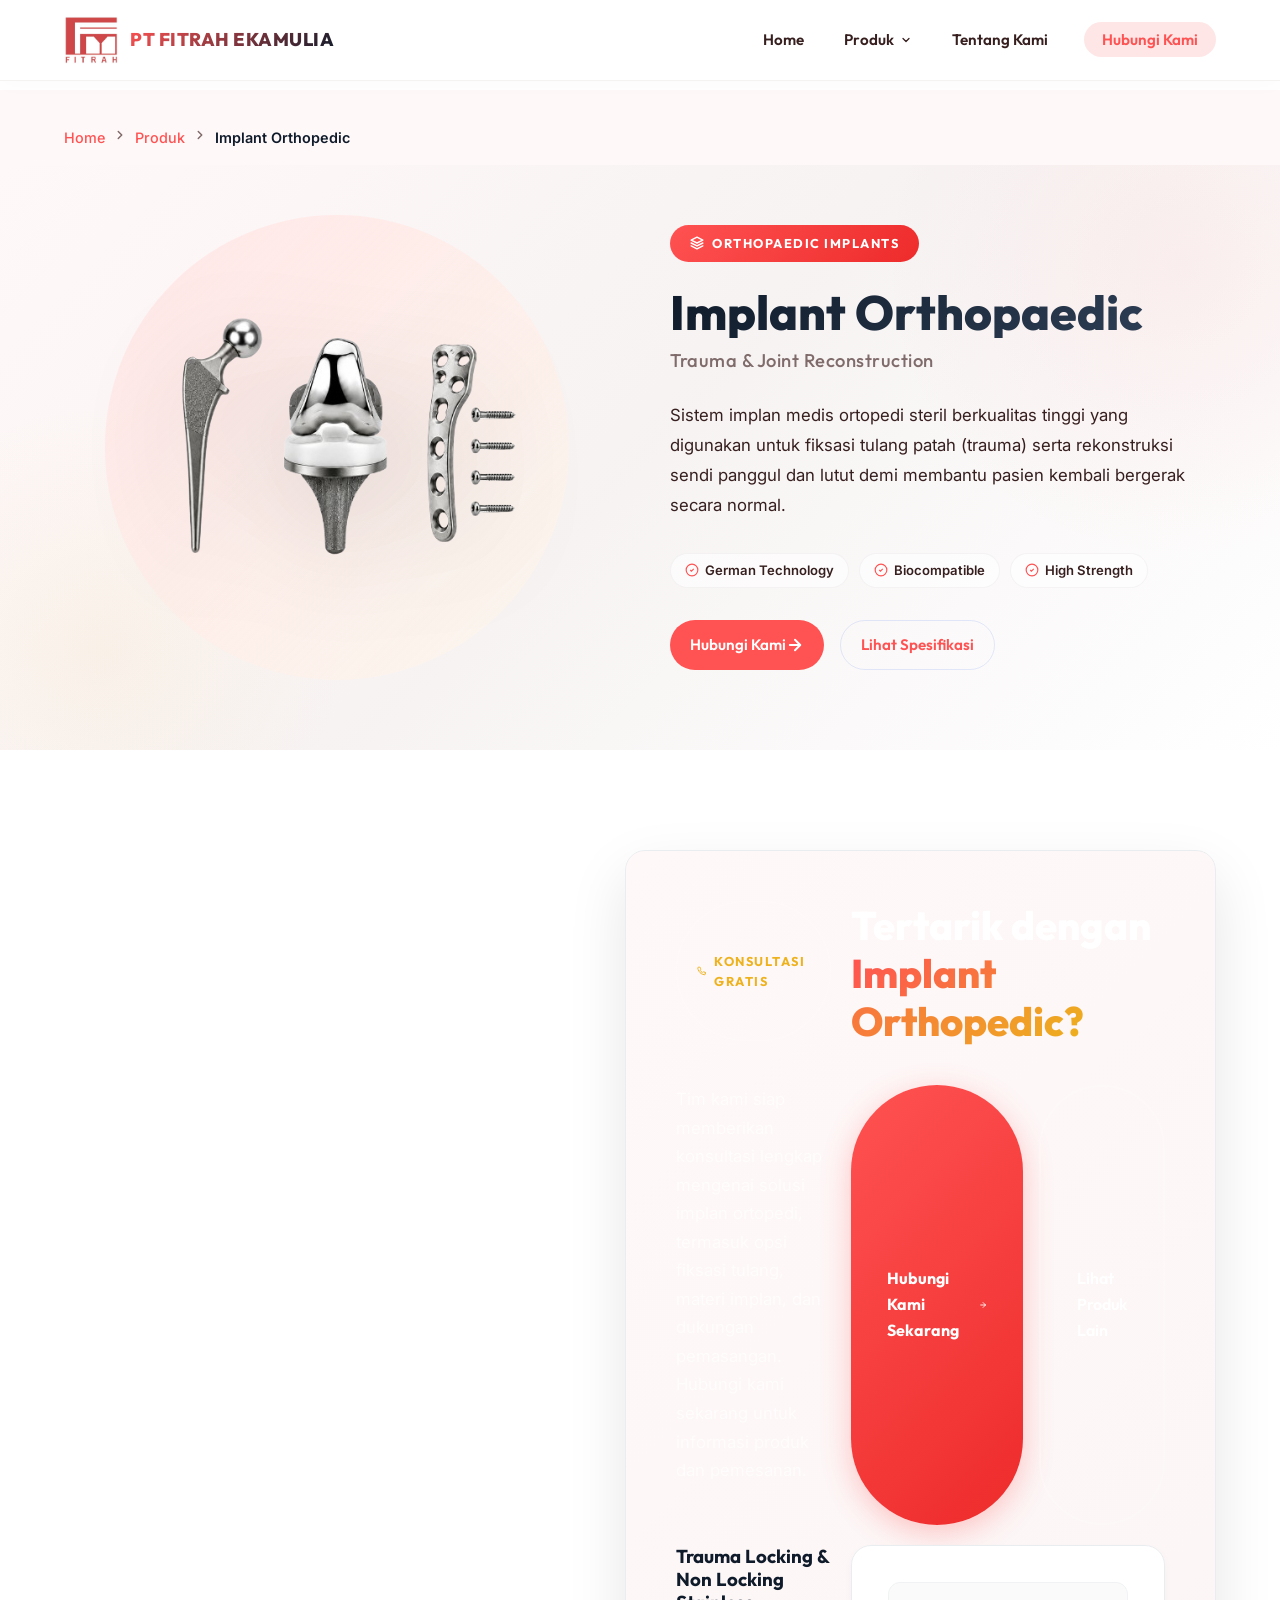
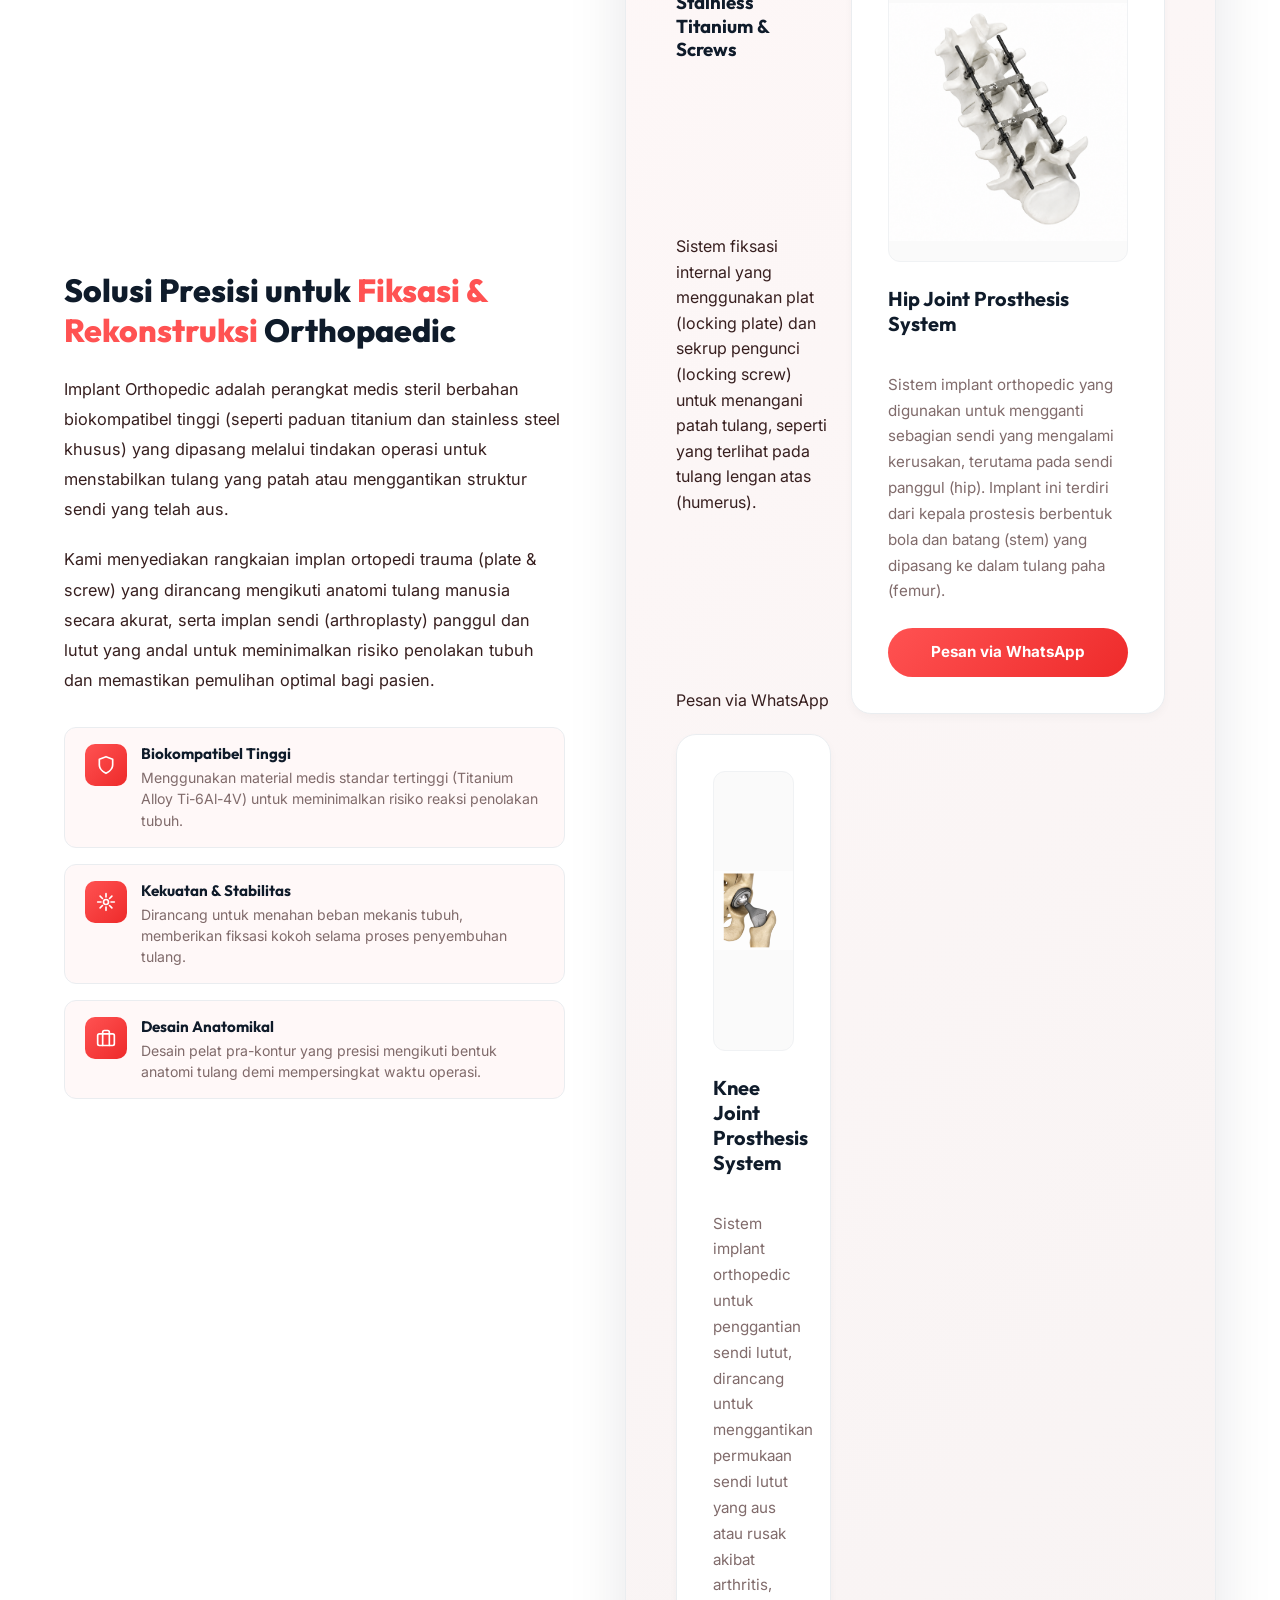
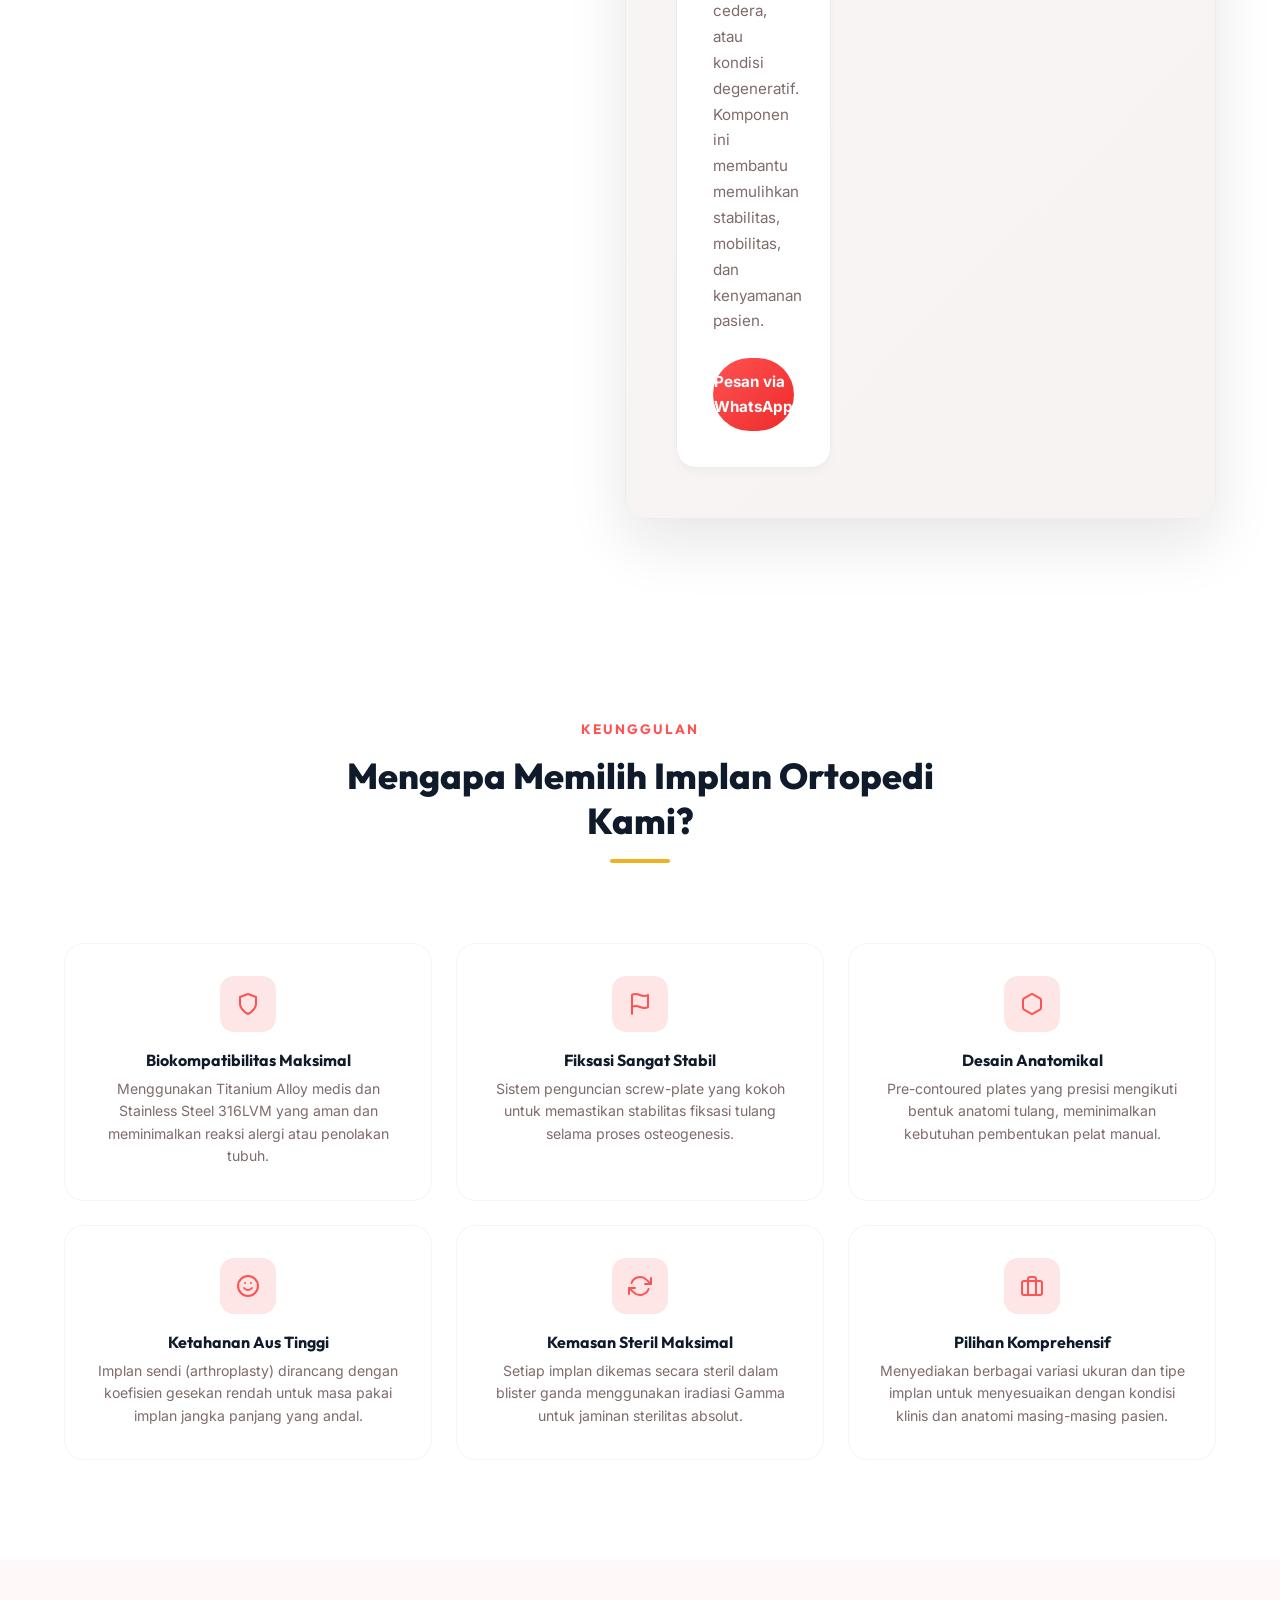
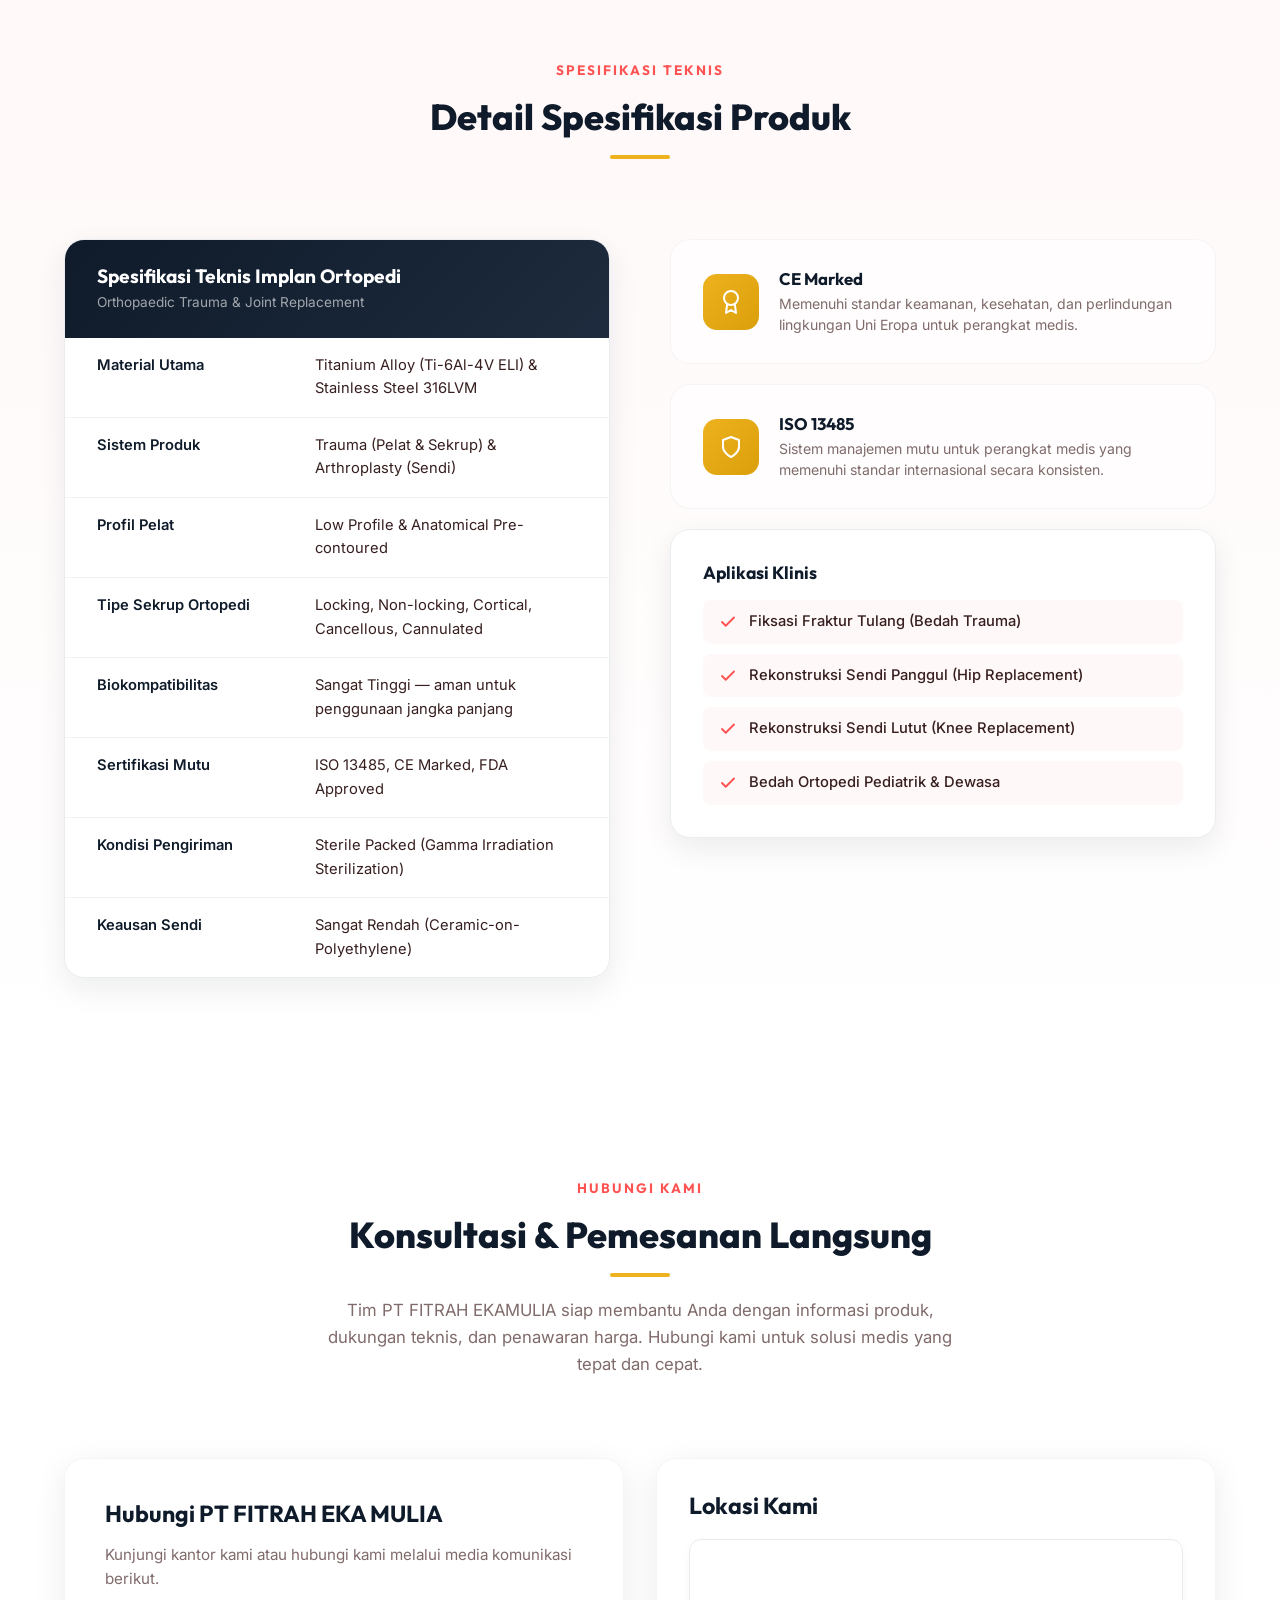
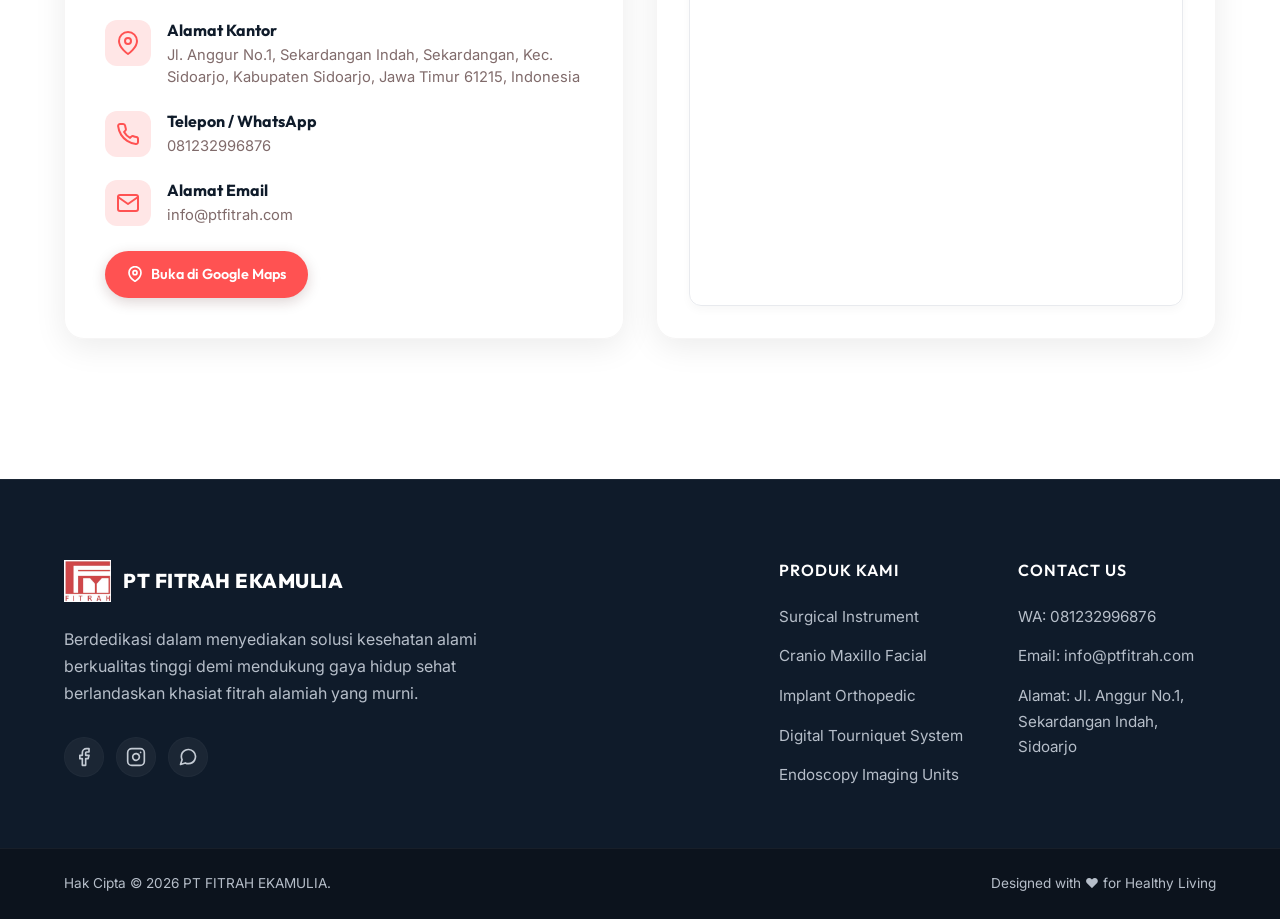
<file: products/implant-ortopedic.html>
<!doctype html>
<html lang="id">
  <head>
    <meta charset="UTF-8" />
    <meta name="viewport" content="width=device-width, initial-scale=1.0" />
    <title>Implant Orthopedic | PT FITRAH EKAMULIA</title>
    <meta
      name="description"
      content="Implant Orthopedic - Perangkat implan medis steril untuk fiksasi tulang patah, penggantian sendi panggul dan lutut berkualitas tinggi dari PT Fitrah Ekamulia."
    />
    <!-- Google Fonts -->
    <link rel="preconnect" href="https://fonts.googleapis.com" />
    <link rel="preconnect" href="https://fonts.gstatic.com" crossorigin />
    <link
      href="https://fonts.googleapis.com/css2?family=Inter:wght@300;400;500;600;700&family=Outfit:wght@300;400;500;600;700;800&display=swap"
      rel="stylesheet"
    />
    <!-- Base CSS -->
    <link rel="stylesheet" href="../assets/css/style.css" />
    <!-- Local product CSS -->
    <link rel="stylesheet" href="../assets/css/product.css" />
    <style>
      /* ==========================================================================
           SCROLL-REVEAL ANIMATIONS
           ========================================================================== */
      @keyframes fadeInUp {
        from {
          opacity: 0;
          transform: translateY(40px);
        }
        to {
          opacity: 1;
          transform: translateY(0);
        }
      }
      @keyframes fadeInLeft {
        from {
          opacity: 0;
          transform: translateX(-40px);
        }
        to {
          opacity: 1;
          transform: translateX(0);
        }
      }
      @keyframes fadeInRight {
        from {
          opacity: 0;
          transform: translateX(40px);
        }
        to {
          opacity: 1;
          transform: translateX(0);
        }
      }
      @keyframes scaleIn {
        from {
          opacity: 0;
          transform: scale(0.9);
        }
        to {
          opacity: 1;
          transform: scale(1);
        }
      }
      @keyframes shimmer {
        0% {
          background-position: -200% 0;
        }
        100% {
          background-position: 200% 0;
        }
      }
      @keyframes pulseGlow {
        0%,
        100% {
          box-shadow: 0 0 20px rgba(255, 77, 77, 0.15);
        }
        50% {
          box-shadow: 0 0 40px rgba(255, 77, 77, 0.3);
        }
      }
      @keyframes float {
        0%,
        100% {
          transform: translateY(0);
        }
        50% {
          transform: translateY(-12px);
        }
      }

      .reveal {
        opacity: 0;
        transform: translateY(40px);
        animation: fadeInUp 0.8s cubic-bezier(0.4, 0, 0.2, 1) forwards;
      }
      .reveal-left {
        opacity: 0;
        transform: translateX(-40px);
        animation: fadeInLeft 0.8s cubic-bezier(0.4, 0, 0.2, 1) forwards;
      }
      .reveal-right {
        opacity: 0;
        transform: translateX(40px);
        animation: fadeInRight 0.8s cubic-bezier(0.4, 0, 0.2, 1) forwards;
      }
      .delay-1 {
        animation-delay: 0.1s;
      }
      .delay-2 {
        animation-delay: 0.2s;
      }
      .delay-3 {
        animation-delay: 0.3s;
      }
      .delay-4 {
        animation-delay: 0.4s;
      }
      .delay-5 {
        animation-delay: 0.5s;
      }
      .delay-6 {
        animation-delay: 0.6s;
      }
      .delay-7 {
        animation-delay: 0.7s;
      }
      .delay-8 {
        animation-delay: 0.8s;
      }

      /* ==========================================================================
           BREADCRUMB
           ========================================================================== */
      .breadcrumb-bar {
        padding: 20px 0 0;
        background: var(--bg-section);
      }
      .breadcrumb {
        display: flex;
        align-items: center;
        gap: 8px;
        font-size: 0.9rem;
        color: var(--text-muted);
        padding: 16px 0;
      }
      .breadcrumb a {
        color: var(--primary);
        font-weight: 500;
        transition: var(--transition-fast);
      }
      .breadcrumb a:hover {
        color: var(--dark);
      }
      .breadcrumb .separator {
        color: var(--text-muted);
        font-size: 0.75rem;
      }
      .breadcrumb .current {
        color: var(--dark);
        font-weight: 600;
      }

      /* ==========================================================================
           PRODUCT HERO SECTION
           ========================================================================== */
      .product-hero {
        position: relative;
        padding: 60px 0 80px;
        background: linear-gradient(
          135deg,
          var(--bg-section) 0%,
          hsl(0, 20%, 96%) 50%,
          var(--bg-main) 100%
        );
        overflow: hidden;
      }
      .product-hero::before {
        content: "";
        position: absolute;
        top: -200px;
        right: -200px;
        width: 600px;
        height: 600px;
        background: radial-gradient(
          circle,
          hsla(0, 100%, 66%, 0.06) 0%,
          transparent 70%
        );
        border-radius: 50%;
        pointer-events: none;
      }
      .product-hero::after {
        content: "";
        position: absolute;
        bottom: -150px;
        left: -150px;
        width: 500px;
        height: 500px;
        background: radial-gradient(
          circle,
          hsla(43, 85%, 52%, 0.06) 0%,
          transparent 70%
        );
        border-radius: 50%;
        pointer-events: none;
      }
      .product-hero-grid {
        position: relative;
        z-index: 2;
        display: grid;
        grid-template-columns: 1fr 1fr;
        gap: 60px;
        align-items: center;
      }
      .product-hero-image {
        position: relative;
        display: flex;
        justify-content: center;
        align-items: center;
      }
      .product-hero-image-bg {
        position: absolute;
        width: 85%;
        aspect-ratio: 1;
        background: linear-gradient(
          135deg,
          var(--primary-light) 0%,
          hsla(43, 90%, 96%, 0.6) 100%
        );
        border-radius: 50%;
        z-index: 1;
        animation: pulseGlow 4s ease-in-out infinite;
      }
      .product-hero-img {
        position: relative;
        z-index: 2;
        max-height: 420px;
        width: auto;
        max-width: 100%;
        object-fit: contain;
        filter: drop-shadow(0 25px 50px rgba(0, 0, 0, 0.12));
        animation: float 6s ease-in-out infinite;
        border-radius: var(--radius-lg);
      }
      .product-hero-content {
        display: flex;
        flex-direction: column;
        align-items: flex-start;
      }
      .product-hero-badge {
        display: inline-flex;
        align-items: center;
        gap: 8px;
        background: linear-gradient(135deg, var(--primary), hsl(0, 85%, 55%));
        color: var(--light);
        font-family: var(--font-title);
        font-weight: 700;
        font-size: 0.8rem;
        text-transform: uppercase;
        letter-spacing: 1.5px;
        padding: 8px 20px;
        border-radius: var(--radius-round);
        margin-bottom: 24px;
      }
      .product-hero-title {
        font-size: 3rem;
        font-weight: 800;
        line-height: 1.1;
        margin-bottom: 8px;
        background: linear-gradient(
          135deg,
          var(--dark) 0%,
          hsl(215, 30%, 25%) 100%
        );
        background-clip: text;
        -webkit-background-clip: text;
        -webkit-text-fill-color: transparent;
      }
      .product-hero-subtitle {
        font-family: var(--font-title);
        font-size: 1.15rem;
        font-weight: 500;
        color: var(--text-muted);
        margin-bottom: 24px;
        letter-spacing: 0.5px;
      }
      .product-hero-desc {
        font-size: 1.05rem;
        color: var(--text);
        line-height: 1.8;
        margin-bottom: 32px;
        max-width: 520px;
      }
      .product-hero-tags {
        display: flex;
        flex-wrap: wrap;
        gap: 10px;
        margin-bottom: 32px;
      }
      .hero-tag {
        display: inline-flex;
        align-items: center;
        gap: 6px;
        padding: 6px 14px;
        background: var(--glass-bg);
        backdrop-filter: blur(10px);
        border: 1px solid var(--glass-border);
        border-radius: var(--radius-round);
        font-size: 0.82rem;
        font-weight: 600;
        color: var(--text);
        transition: var(--transition-fast);
      }
      .hero-tag:hover {
        background: var(--primary-light);
        color: var(--primary);
        border-color: var(--primary-light);
      }
      .hero-tag svg {
        width: 14px;
        height: 14px;
        color: var(--primary);
      }
      .product-hero-actions {
        display: flex;
        gap: 16px;
      }

      /* ==========================================================================
           DESCRIPTION SECTION
           ========================================================================== */
      .description-section {
        padding: 100px 0;
        background: var(--light);
      }
      .description-grid {
        display: grid;
        grid-template-columns: 1fr 1fr;
        gap: 60px;
        align-items: center;
      }
      .description-text h2 {
        font-size: 2rem;
        font-weight: 800;
        margin-bottom: 24px;
        color: var(--dark);
      }
      .description-text h2 span {
        color: var(--primary);
      }
      .description-text p {
        font-size: 1.02rem;
        color: var(--text);
        line-height: 1.85;
        margin-bottom: 20px;
      }
      .description-highlights {
        display: flex;
        flex-direction: column;
        gap: 16px;
        margin-top: 32px;
      }
      .highlight-item {
        display: flex;
        align-items: flex-start;
        gap: 14px;
        padding: 16px 20px;
        background: var(--bg-section);
        border-radius: var(--radius-md);
        border: 1px solid hsl(215, 15%, 93%);
        transition: var(--transition-smooth);
      }
      .highlight-item:hover {
        background: var(--primary-light);
        border-color: hsla(0, 100%, 66%, 0.15);
        transform: translateX(6px);
      }
      .highlight-icon {
        flex-shrink: 0;
        width: 42px;
        height: 42px;
        background: linear-gradient(135deg, var(--primary), hsl(0, 85%, 55%));
        color: var(--light);
        border-radius: 10px;
        display: flex;
        align-items: center;
        justify-content: center;
      }
      .highlight-content h4 {
        font-size: 0.95rem;
        font-weight: 700;
        color: var(--dark);
        margin-bottom: 4px;
      }
      .highlight-content p {
        font-size: 0.88rem;
        color: var(--text-muted);
        margin: 0;
        line-height: 1.5;
      }
      .description-visual {
        position: relative;
        display: flex;
        justify-content: center;
        align-items: center;
      }
      .description-visual-card {
        position: relative;
        background: linear-gradient(
          135deg,
          var(--bg-section) 0%,
          hsl(0, 20%, 96%) 100%
        );
        border-radius: var(--radius-lg);
        padding: 50px;
        border: 1px solid hsl(215, 15%, 93%);
        box-shadow: var(--shadow-lg);
      }
      .stat-badges {
        display: grid;
        grid-template-columns: 1fr 1fr;
        gap: 20px;
      }
      .stat-badge {
        background: var(--glass-bg);
        backdrop-filter: blur(12px);
        -webkit-backdrop-filter: blur(12px);
        border: 1px solid var(--glass-border);
        border-radius: var(--radius-md);
        padding: 24px;
        text-align: center;
        transition: var(--transition-smooth);
      }
      .stat-badge:hover {
        transform: translateY(-4px);
        box-shadow: var(--shadow-md);
      }
      .stat-badge .stat-num {
        font-family: var(--font-title);
        font-size: 1.6rem;
        font-weight: 800;
        color: var(--primary);
        display: block;
        margin-bottom: 4px;
      }
      .stat-badge .stat-label {
        font-size: 0.82rem;
        color: var(--text-muted);
        font-weight: 500;
      }

      /* ==========================================================================
           COMPONENTS SECTION
           ========================================================================== */
      .components-section {
        padding: 100px 0;
        background: var(--bg-section);
        position: relative;
        overflow: hidden;
      }
      .components-section::before {
        content: "";
        position: absolute;
        top: 0;
        left: 0;
        right: 0;
        height: 1px;
        background: linear-gradient(
          90deg,
          transparent,
          hsla(0, 100%, 66%, 0.2),
          var(--accent),
          hsla(0, 100%, 66%, 0.2),
          transparent
        );
      }
      .components-grid {
        display: grid;
        grid-template-columns: repeat(3, 1fr);
        gap: 30px;
      }
      @media screen and (max-width: 1024px) {
        .components-grid {
          grid-template-columns: repeat(2, 1fr);
        }
      }
      .product-card-img-container {
        width: 100%;
        height: 280px;
        background: hsl(0, 0%, 98%);
        border-radius: var(--radius-md);
        display: flex;
        align-items: center;
        justify-content: center;
        overflow: hidden;
        margin-bottom: 24px;
        border: 1px solid hsl(215, 15%, 95%);
      }
      .product-card-img {
        max-width: 100%;
        max-height: 100%;
        object-fit: contain;
        transition: transform var(--transition-smooth);
      }
      .component-card:hover .product-card-img {
        transform: scale(1.04);
      }
      .component-card {
        display: flex;
        flex-direction: column;
        background: var(--light);
        border-radius: var(--radius-lg);
        padding: 36px;
        border: 1px solid hsl(215, 15%, 93%);
        box-shadow: var(--shadow-sm);
        transition: var(--transition-smooth);
        position: relative;
        overflow: hidden;
        min-height: 100%;
      }
      .product-card-content {
        display: flex;
        flex-direction: column;
        gap: 24px;
        flex: 1 1 auto;
        min-height: 0;
        justify-content: space-between;
      }
      .component-card::before {
        content: "";
        position: absolute;
        top: 0;
        left: 0;
        right: 0;
        height: 4px;
        background: linear-gradient(90deg, var(--primary), var(--accent));
        transform: scaleX(0);
        transform-origin: left;
        transition: transform 0.5s cubic-bezier(0.4, 0, 0.2, 1);
      }
      .component-card:hover::before {
        transform: scaleX(1);
      }
      .component-card:hover {
        transform: translateY(-6px);
        box-shadow: var(--shadow-lg);
        border-color: var(--primary-light);
      }
      .component-icon {
        width: 60px;
        height: 60px;
        background: linear-gradient(
          135deg,
          var(--primary-light) 0%,
          hsla(0, 100%, 66%, 0.12) 100%
        );
        color: var(--primary);
        border-radius: 16px;
        display: flex;
        align-items: center;
        justify-content: center;
        margin-bottom: 20px;
        transition: var(--transition-smooth);
      }
      .component-card:hover .component-icon {
        background: linear-gradient(135deg, var(--primary), hsl(0, 85%, 55%));
        color: var(--light);
        transform: scale(1.05);
      }
      .component-num {
        position: absolute;
        top: 20px;
        right: 24px;
        font-family: var(--font-title);
        font-size: 3rem;
        font-weight: 800;
        color: hsla(215, 15%, 30%, 0.04);
        line-height: 1;
      }
      .component-card h3 {
        font-size: 1.25rem;
        font-weight: 700;
        color: var(--dark);
        margin-bottom: 12px;
        min-height: 2.8rem;
      }
      .component-card p {
        font-size: 0.95rem;
        color: var(--text-muted);
        line-height: 1.7;
        min-height: 8.5rem;
        margin: 0;
      }
      .component-card .btn-order {
        display: flex;
        align-items: center;
        justify-content: center;
        width: 100%;
        padding: 12px 18px;
        margin-top: auto;
        background: linear-gradient(135deg, var(--primary), hsl(0, 85%, 55%));
        color: var(--light);
        font-size: 0.95rem;
        font-weight: 700;
        border-radius: 999px;
        border: none;
        text-decoration: none;
        transition: var(--transition-smooth);
        align-self: stretch;
      }
      .component-card .btn-order:hover {
        transform: translateY(-2px);
        box-shadow: 0 14px 30px rgba(255, 77, 77, 0.2);
      }

      /* ==========================================================================
           FEATURES GRID
           ========================================================================== */
      .features-section {
        padding: 100px 0;
        background: var(--light);
      }
      .features-grid {
        display: grid;
        grid-template-columns: repeat(3, 1fr);
        gap: 24px;
      }
      .feature-card {
        background: var(--glass-bg);
        backdrop-filter: blur(12px);
        -webkit-backdrop-filter: blur(12px);
        border: 1px solid var(--glass-border);
        border-radius: var(--radius-lg);
        padding: 32px 28px;
        text-align: center;
        transition: var(--transition-smooth);
        position: relative;
      }
      .feature-card:hover {
        transform: translateY(-5px);
        box-shadow: var(--shadow-md);
        border-color: var(--primary-light);
      }
      .feature-icon {
        width: 56px;
        height: 56px;
        background: var(--primary-light);
        color: var(--primary);
        border-radius: 14px;
        display: flex;
        align-items: center;
        justify-content: center;
        margin: 0 auto 18px;
        transition: var(--transition-smooth);
      }
      .feature-card:hover .feature-icon {
        background: var(--primary);
        color: var(--light);
        transform: rotateY(180deg);
      }
      .feature-card h4 {
        font-size: 1rem;
        font-weight: 700;
        color: var(--dark);
        margin-bottom: 8px;
      }
      .feature-card p {
        font-size: 0.88rem;
        color: var(--text-muted);
        line-height: 1.6;
      }

      /* ==========================================================================
           SPECIFICATIONS TABLE
           ========================================================================== */
      .specs-section {
        padding: 100px 0;
        background: linear-gradient(
          180deg,
          var(--bg-section) 0%,
          var(--light) 100%
        );
      }
      .specs-wrapper {
        display: grid;
        grid-template-columns: 1fr 1fr;
        gap: 60px;
        align-items: start;
      }
      .specs-table-card {
        background: var(--light);
        border-radius: var(--radius-lg);
        overflow: hidden;
        box-shadow: var(--shadow-md);
        border: 1px solid hsl(215, 15%, 93%);
      }
      .specs-table-header {
        background: linear-gradient(
          135deg,
          var(--dark) 0%,
          hsl(215, 35%, 18%) 100%
        );
        color: var(--light);
        padding: 24px 32px;
      }
      .specs-table-header h3 {
        font-size: 1.2rem;
        font-weight: 700;
        color: var(--light);
      }
      .specs-table-header p {
        font-size: 0.85rem;
        color: hsla(0, 0%, 100%, 0.6);
        margin-top: 4px;
      }
      .specs-table {
        width: 100%;
        border-collapse: collapse;
      }
      .specs-table tr {
        transition: var(--transition-fast);
      }
      .specs-table tr:hover {
        background: var(--primary-light);
      }
      .specs-table td {
        padding: 16px 32px;
        font-size: 0.92rem;
        border-bottom: 1px solid hsl(215, 15%, 95%);
        vertical-align: top;
      }
      .specs-table td:first-child {
        font-weight: 600;
        color: var(--dark);
        width: 40%;
      }
      .specs-table td:last-child {
        color: var(--text);
      }
      .specs-table tr:last-child td {
        border-bottom: none;
      }

      .specs-certifications {
        display: flex;
        flex-direction: column;
        gap: 20px;
      }
      .cert-card {
        background: var(--glass-bg);
        backdrop-filter: blur(12px);
        -webkit-backdrop-filter: blur(12px);
        border: 1px solid var(--glass-border);
        border-radius: var(--radius-lg);
        padding: 28px 32px;
        display: flex;
        align-items: center;
        gap: 20px;
        transition: var(--transition-smooth);
      }
      .cert-card:hover {
        transform: translateY(-3px);
        box-shadow: var(--shadow-md);
      }
      .cert-icon {
        flex-shrink: 0;
        width: 56px;
        height: 56px;
        background: linear-gradient(135deg, var(--accent), hsl(43, 90%, 45%));
        color: var(--light);
        border-radius: 14px;
        display: flex;
        align-items: center;
        justify-content: center;
      }
      .cert-text h4 {
        font-size: 1.05rem;
        font-weight: 700;
        color: var(--dark);
        margin-bottom: 4px;
      }
      .cert-text p {
        font-size: 0.88rem;
        color: var(--text-muted);
        line-height: 1.5;
      }

      .applications-card {
        background: var(--light);
        border-radius: var(--radius-lg);
        padding: 32px;
        box-shadow: var(--shadow-md);
        border: 1px solid hsl(215, 15%, 93%);
        margin-top: 20px;
      }
      .applications-card h4 {
        font-size: 1.1rem;
        font-weight: 700;
        color: var(--dark);
        margin-bottom: 16px;
      }
      .applications-list {
        display: flex;
        flex-direction: column;
        gap: 10px;
      }
      .application-item {
        display: flex;
        align-items: center;
        gap: 12px;
        padding: 10px 16px;
        background: var(--bg-section);
        border-radius: var(--radius-sm);
        transition: var(--transition-fast);
      }
      .application-item:hover {
        background: var(--primary-light);
        transform: translateX(4px);
      }
      .application-item svg {
        flex-shrink: 0;
        color: var(--primary);
      }
      .application-item span {
        font-size: 0.92rem;
        font-weight: 500;
        color: var(--text);
      }

      /* ==========================================================================
           CTA SECTION
           ========================================================================== */
      .cta-section {
        padding: 100px 0;
        background: linear-gradient(
          135deg,
          var(--dark) 0%,
          hsl(215, 40%, 16%) 50%,
          hsl(215, 35%, 20%) 100%
        );
        position: relative;
        overflow: hidden;
      }
      .cta-section::before {
        content: "";
        position: absolute;
        top: -150px;
        right: -150px;
        width: 400px;
        height: 400px;
        background: radial-gradient(
          circle,
          hsla(0, 100%, 66%, 0.1) 0%,
          transparent 70%
        );
        border-radius: 50%;
        pointer-events: none;
      }
      .cta-section::after {
        content: "";
        position: absolute;
        bottom: -100px;
        left: -100px;
        width: 350px;
        height: 350px;
        background: radial-gradient(
          circle,
          hsla(43, 85%, 52%, 0.08) 0%,
          transparent 70%
        );
        border-radius: 50%;
        pointer-events: none;
      }
      .cta-container {
        position: relative;
        z-index: 2;
        text-align: center;
        max-width: 700px;
        margin: 0 auto;
      }
      .cta-badge {
        display: inline-flex;
        align-items: center;
        gap: 8px;
        background: rgba(255, 255, 255, 0.08);
        border: 1px solid rgba(255, 255, 255, 0.12);
        color: var(--accent);
        font-family: var(--font-title);
        font-weight: 700;
        font-size: 0.8rem;
        text-transform: uppercase;
        letter-spacing: 1.5px;
        padding: 8px 20px;
        border-radius: var(--radius-round);
        margin-bottom: 24px;
      }
      .cta-title {
        font-size: 2.5rem;
        font-weight: 800;
        color: var(--light);
        margin-bottom: 20px;
        line-height: 1.2;
      }
      .cta-title span {
        background: linear-gradient(135deg, var(--primary), var(--accent));
        background-clip: text;
        -webkit-background-clip: text;
        -webkit-text-fill-color: transparent;
      }
      .cta-desc {
        font-size: 1.05rem;
        color: hsla(0, 0%, 100%, 0.65);
        line-height: 1.7;
        margin-bottom: 40px;
      }
      .cta-actions {
        display: flex;
        justify-content: center;
        gap: 16px;
      }
      .btn-cta-primary {
        display: inline-flex;
        align-items: center;
        gap: 10px;
        padding: 16px 36px;
        background: linear-gradient(135deg, var(--primary), hsl(0, 85%, 55%));
        color: var(--light);
        font-family: var(--font-title);
        font-size: 1rem;
        font-weight: 700;
        border-radius: var(--radius-round);
        border: none;
        cursor: pointer;
        transition: var(--transition-smooth);
        box-shadow: 0 8px 30px rgba(255, 77, 77, 0.3);
      }
      .btn-cta-primary:hover {
        transform: translateY(-3px);
        box-shadow: 0 12px 40px rgba(255, 77, 77, 0.4);
      }
      .btn-cta-secondary {
        display: inline-flex;
        align-items: center;
        gap: 10px;
        padding: 16px 36px;
        background: transparent;
        color: var(--light);
        font-family: var(--font-title);
        font-size: 1rem;
        font-weight: 600;
        border-radius: var(--radius-round);
        border: 2px solid rgba(255, 255, 255, 0.2);
        cursor: pointer;
        transition: var(--transition-smooth);
      }
      .btn-cta-secondary:hover {
        background: rgba(255, 255, 255, 0.08);
        border-color: rgba(255, 255, 255, 0.4);
        transform: translateY(-3px);
      }

      /* ==========================================================================
           RESPONSIVE OVERRIDES
           ========================================================================== */
      @media screen and (max-width: 992px) {
        .product-hero-grid {
          grid-template-columns: 1fr;
          gap: 40px;
          text-align: center;
        }
        .product-hero-content {
          align-items: center;
          order: 2;
        }
        .product-hero-image {
          order: 1;
        }
        .product-hero-title {
          font-size: 2.5rem;
        }
        .product-hero-desc {
          max-width: 600px;
        }
        .product-hero-tags {
          justify-content: center;
        }
        .product-hero-actions {
          justify-content: center;
        }
        .description-grid {
          grid-template-columns: 1fr;
          gap: 40px;
        }
        .components-grid {
          grid-template-columns: 1fr;
        }
        .features-grid {
          grid-template-columns: repeat(2, 1fr);
        }
        .specs-wrapper {
          grid-template-columns: 1fr;
          gap: 40px;
        }
      }

      @media screen and (max-width: 768px) {
        .product-hero {
          padding: 40px 0 60px;
        }
        .product-hero-title {
          font-size: 2rem;
        }
        .product-hero-img {
          max-height: 280px;
        }
        .product-hero-actions {
          flex-direction: column;
          width: 100%;
          max-width: 320px;
        }
        .features-grid {
          grid-template-columns: 1fr;
        }
        .cta-title {
          font-size: 1.85rem;
        }
        .cta-actions {
          flex-direction: column;
          align-items: center;
        }
        .description-text h2 {
          font-size: 1.65rem;
        }
        .stat-badges {
          grid-template-columns: 1fr 1fr;
          gap: 12px;
        }
      }

      @media screen and (max-width: 480px) {
        .product-hero-title {
          font-size: 1.75rem;
        }
        .component-card {
          padding: 24px;
        }
        .specs-table td {
          padding: 12px 20px;
          font-size: 0.85rem;
        }
        .stat-badges {
          grid-template-columns: 1fr;
        }
      }
    </style>
  </head>
  <body>
    <!-- ===== HEADER / NAVBAR ===== -->
    <header class="header" id="page-header">
      <div class="container navbar-container">
        <a href="../index.html" class="logo-area">
          <img
            src="../assets/images/brand/LOGO PT FITRAH.jpeg"
            alt="PT Fitrah Eka Mulia Logo"
            class="logo-img"
          />
          <span class="company-name">PT FITRAH EKAMULIA</span>
        </a>
        <!-- Desktop Navigation -->
        <nav class="nav-menu" id="nav-menu">
          <ul class="nav-list">
            <li class="nav-item">
              <a href="../index.html" class="nav-link">Home</a>
            </li>
            <li class="nav-item dropdown">
              <a
                href="../index.html#produk"
                class="nav-link dropdown-toggle"
                id="produk-dropdown-btn"
              >
                Produk
                <svg
                  class="dropdown-icon"
                  width="12"
                  height="12"
                  viewBox="0 0 24 24"
                  fill="none"
                  xmlns="http://www.w3.org/2000/svg"
                >
                  <path
                    d="M6 9L12 15L18 9"
                    stroke="currentColor"
                    stroke-width="2.5"
                    stroke-linecap="round"
                    stroke-linejoin="round"
                  />
                </svg>
              </a>
              <ul class="dropdown-menu">
                <li>
                  <a href="surgical-instruments.html" class="dropdown-item"
                    >Surgical Instruments</a
                  >
                </li>
                <li>
                  <a href="implant-ortopedic.html" class="dropdown-item"
                    >Implant Orthopedic</a
                  >
                </li>
                <li>
                  <a href="endoscopy.html" class="dropdown-item"
                    >Endoscopy Imaging Units</a
                  >
                </li>
                <li>
                  <a href="cranio-maxillo-facial.html" class="dropdown-item"
                    >Cranio Maxillo Facial</a
                  >
                </li>
                <li>
                  <a href="digital-tourniquet-system.html" class="dropdown-item"
                    >Digital Tourniquet System</a
                  >
                </li>
              </ul>
            </li>
            <li class="nav-item">
              <a href="../index.html#tentang-kami" class="nav-link"
                >Tentang Kami</a
              >
            </li>
            <li class="nav-item">
              <a href="../index.html#kontak" class="nav-link nav-btn-contact"
                >Hubungi Kami</a
              >
            </li>
          </ul>
        </nav>
        <!-- Mobile Menu Toggle Button -->
        <button
          class="mobile-toggle"
          id="mobile-toggle"
          aria-label="Toggle Menu"
        >
          <span class="bar"></span>
          <span class="bar"></span>
          <span class="bar"></span>
        </button>
      </div>
    </header>

    <!-- ===== BREADCRUMB ===== -->
    <nav class="breadcrumb-bar" aria-label="Breadcrumb">
      <div class="container">
        <ol class="breadcrumb">
          <li><a href="../index.html">Home</a></li>
          <li class="separator">
            <svg
              width="14"
              height="14"
              viewBox="0 0 24 24"
              fill="none"
              stroke="currentColor"
              stroke-width="2.5"
              stroke-linecap="round"
              stroke-linejoin="round"
            >
              <path d="M9 18l6-6-6-6" />
            </svg>
          </li>
          <li><a href="../index.html#produk">Produk</a></li>
          <li class="separator">
            <svg
              width="14"
              height="14"
              viewBox="0 0 24 24"
              fill="none"
              stroke="currentColor"
              stroke-width="2.5"
              stroke-linecap="round"
              stroke-linejoin="round"
            >
              <path d="M9 18l6-6-6-6" />
            </svg>
          </li>
          <li class="current">Implant Orthopedic</li>
        </ol>
      </div>
    </nav>

    <!-- ===== PRODUCT HERO SECTION ===== -->
    <section class="product-hero" id="product-top">
      <div class="container">
        <div class="product-hero-grid">
          <div class="product-hero-image reveal-left">
            <div class="product-hero-image-bg"></div>
            <img
              src="../assets/images/products/implant-ortopedi/implant.png"
              alt="Implant Orthopedic"
              class="product-hero-img"
            />
          </div>
          <div class="product-hero-content">
            <span class="product-hero-badge reveal delay-1">
              <svg
                width="14"
                height="14"
                viewBox="0 0 24 24"
                fill="none"
                stroke="currentColor"
                stroke-width="2.5"
                stroke-linecap="round"
                stroke-linejoin="round"
              >
                <path d="M12 2L2 7l10 5 10-5-10-5z" />
                <path d="M2 17l10 5 10-5" />
                <path d="M2 12l10 5 10-5" />
              </svg>
              Orthopaedic Implants
            </span>
            <h1 class="product-hero-title reveal delay-2">
              Implant Orthopaedic
            </h1>
            <p class="product-hero-subtitle reveal delay-3">
              Trauma &amp; Joint Reconstruction
            </p>
            <p class="product-hero-desc reveal delay-4">
              Sistem implan medis ortopedi steril berkualitas tinggi yang
              digunakan untuk fiksasi tulang patah (trauma) serta rekonstruksi
              sendi panggul dan lutut demi membantu pasien kembali bergerak
              secara normal.
            </p>
            <div class="product-hero-tags reveal delay-5">
              <span class="hero-tag">
                <svg
                  viewBox="0 0 24 24"
                  fill="none"
                  stroke="currentColor"
                  stroke-width="2"
                >
                  <path d="M9 12l2 2 4-4" />
                  <circle cx="12" cy="12" r="10" />
                </svg>
                German Technology
              </span>
              <span class="hero-tag">
                <svg
                  viewBox="0 0 24 24"
                  fill="none"
                  stroke="currentColor"
                  stroke-width="2"
                >
                  <path d="M9 12l2 2 4-4" />
                  <circle cx="12" cy="12" r="10" />
                </svg>
                Biocompatible
              </span>
              <span class="hero-tag">
                <svg
                  viewBox="0 0 24 24"
                  fill="none"
                  stroke="currentColor"
                  stroke-width="2"
                >
                  <path d="M9 12l2 2 4-4" />
                  <circle cx="12" cy="12" r="10" />
                </svg>
                High Strength
              </span>
            </div>
            <div class="product-hero-actions reveal delay-6">
              <a href="../index.html#kontak" class="btn btn-primary">
                Hubungi Kami
                <svg
                  width="18"
                  height="18"
                  viewBox="0 0 24 24"
                  fill="none"
                  stroke="currentColor"
                  stroke-width="2.5"
                  stroke-linecap="round"
                  stroke-linejoin="round"
                >
                  <path d="M5 12h14" />
                  <path d="M12 5l7 7-7 7" />
                </svg>
              </a>
              <a href="#specifications" class="btn btn-secondary"
                >Lihat Spesifikasi</a
              >
            </div>
          </div>
        </div>
      </div>
    </section>

    <!-- ===== DESCRIPTION SECTION ===== -->
    <section class="description-section" id="description">
      <div class="container">
        <div class="description-grid">
          <div class="description-text reveal-left">
            <h2>
              Solusi Presisi untuk
              <span>Fiksasi &amp; Rekonstruksi</span> Orthopaedic
            </h2>
            <p>
              Implant Orthopedic adalah perangkat medis steril berbahan
              biokompatibel tinggi (seperti paduan titanium dan stainless steel
              khusus) yang dipasang melalui tindakan operasi untuk menstabilkan
              tulang yang patah atau menggantikan struktur sendi yang telah aus.
            </p>
            <p>
              Kami menyediakan rangkaian implan ortopedi trauma (plate &amp;
              screw) yang dirancang mengikuti anatomi tulang manusia secara
              akurat, serta implan sendi (arthroplasty) panggul dan lutut yang
              andal untuk meminimalkan risiko penolakan tubuh dan memastikan
              pemulihan optimal bagi pasien.
            </p>
            <div class="description-highlights">
              <div class="highlight-item reveal delay-1">
                <div class="highlight-icon">
                  <svg
                    width="20"
                    height="20"
                    viewBox="0 0 24 24"
                    fill="none"
                    stroke="currentColor"
                    stroke-width="2"
                    stroke-linecap="round"
                    stroke-linejoin="round"
                  >
                    <path d="M12 22s8-4 8-10V5l-8-3-8 3v7c0 6 8 10 8 10z" />
                  </svg>
                </div>
                <div class="highlight-content">
                  <h4>Biokompatibel Tinggi</h4>
                  <p>
                    Menggunakan material medis standar tertinggi (Titanium Alloy
                    Ti-6Al-4V) untuk meminimalkan risiko reaksi penolakan tubuh.
                  </p>
                </div>
              </div>
              <div class="highlight-item reveal delay-2">
                <div class="highlight-icon">
                  <svg
                    width="20"
                    height="20"
                    viewBox="0 0 24 24"
                    fill="none"
                    stroke="currentColor"
                    stroke-width="2"
                    stroke-linecap="round"
                    stroke-linejoin="round"
                  >
                    <circle cx="12" cy="12" r="3" />
                    <path
                      d="M12 2v4M12 18v4M4.93 4.93l2.83 2.83M16.24 16.24l2.83 2.83M2 12h4M18 12h4M4.93 19.07l2.83-2.83M16.24 7.76l2.83-2.83"
                    />
                  </svg>
                </div>
                <div class="highlight-content">
                  <h4>Kekuatan &amp; Stabilitas</h4>
                  <p>
                    Dirancang untuk menahan beban mekanis tubuh, memberikan
                    fiksasi kokoh selama proses penyembuhan tulang.
                  </p>
                </div>
              </div>
              <div class="highlight-item reveal delay-3">
                <div class="highlight-icon">
                  <svg
                    width="20"
                    height="20"
                    viewBox="0 0 24 24"
                    fill="none"
                    stroke="currentColor"
                    stroke-width="2"
                    stroke-linecap="round"
                    stroke-linejoin="round"
                  >
                    <rect x="2" y="7" width="20" height="14" rx="2" ry="2" />
                    <path d="M16 21V5a2 2 0 0 0-2-2h-4a2 2 0 0 0-2 2v16" />
                  </svg>
                </div>
                <div class="highlight-content">
                  <h4>Desain Anatomikal</h4>
                  <p>
                    Desain pelat pra-kontur yang presisi mengikuti bentuk
                    anatomi tulang demi mempersingkat waktu operasi.
                  </p>
                </div>
              </div>
            </div>
          </div>
          <div class="description-visual reveal-right">
            <div class="description-visual-card">
              <div class="stat-badges">
                <span class="cta-badge">
                  <svg
                    width="14"
                    height="14"
                    viewBox="0 0 24 24"
                    fill="none"
                    stroke="currentColor"
                    stroke-width="2.5"
                    stroke-linecap="round"
                    stroke-linejoin="round"
                  >
                    <path
                      d="M22 16.92v3a2 2 0 0 1-2.18 2 19.79 19.79 0 0 1-8.63-3.07 19.5 19.5 0 0 1-6-6 19.79 19.79 0 0 1-3.07-8.67A2 2 0 0 1 4.11 2h3a2 2 0 0 1 2 1.72 12.84 12.84 0 0 0 .7 2.81 2 2 0 0 1-.45 2.11L8.09 9.91a16 16 0 0 0 6 6l1.27-1.27a2 2 0 0 1 2.11-.45 12.84 12.84 0 0 0 2.81.7A2 2 0 0 1 22 16.92z"
                    />
                  </svg>
                  Konsultasi Gratis
                </span>
                <h2 class="cta-title">
                  Tertarik dengan <span>Implant Orthopedic?</span>
                </h2>
                <p class="cta-desc">
                  Tim kami siap memberikan konsultasi lengkap mengenai solusi
                  implan ortopedi, termasuk opsi fiksasi tulang, materi implan,
                  dan dukungan pemasangan. Hubungi kami sekarang untuk informasi
                  produk dan pemesanan.
                </p>
                <div class="cta-actions">
                  <a href="../index.html#kontak" class="btn-cta-primary">
                    Hubungi Kami Sekarang
                    <svg
                      width="18"
                      height="18"
                      viewBox="0 0 24 24"
                      fill="none"
                      stroke="currentColor"
                      stroke-width="2.5"
                      stroke-linecap="round"
                      stroke-linejoin="round"
                    >
                      <path d="M5 12h14" />
                      <path d="M12 5l7 7-7 7" />
                    </svg>
                  </a>
                  <a href="../index.html#produk" class="btn-cta-secondary">
                    Lihat Produk Lain
                  </a>
                </div>
            <div class="product-card-content">
              <h3>
                Trauma Locking &amp; Non Locking Stainless Titanium &amp; Screws
              </h3>
              <p>
                Sistem fiksasi internal yang menggunakan plat (locking plate)
                dan sekrup pengunci (locking screw) untuk menangani patah
                tulang, seperti yang terlihat pada tulang lengan atas (humerus).
              </p>
              <a
                class="btn-order"
                href="https://api.whatsapp.com/send?phone=6281232996876&text=Halo%2C%20saya%20ingin%20memesan%20Orthopaedic%20Trauma%20Plates%20%26%20Screws.%20Mohon%20informasi%20lebih%20lanjut.%20Gambar%20produk%3A%20https%3A%2F%2Fptfitrahekamulia.com%2FImplant_Ortopedi%2Fgambar%2520produk%2Ftrauma_lokingsystem.png"
                target="_blank"
                rel="noopener noreferrer"
              >
                Pesan via WhatsApp
              </a>
            </div>
          </article>

          <!-- Card 2: Hip Joint Prosthesis System -->
          <article class="component-card reveal delay-2">
            <span class="component-num"></span>
            <div class="product-card-img-container">
              <img
                src="../assets/images/products/implant-ortopedi/spine_system.png"
                alt="Hip Joint Prosthesis System"
                class="product-card-img"
              />
            </div>
            <div class="product-card-content">
              <h3>Hip Joint Prosthesis System</h3>
              <p>
                Sistem implant orthopedic yang digunakan untuk mengganti
                sebagian sendi yang mengalami kerusakan, terutama pada sendi
                panggul (hip). Implant ini terdiri dari kepala prostesis
                berbentuk bola dan batang (stem) yang dipasang ke dalam tulang
                paha (femur).
              </p>
              <a
                class="btn-order"
                href="https://api.whatsapp.com/send?phone=6281232996876&text=Halo%2C%20saya%20ingin%20memesan%20Hip%20Joint%20Prosthesis%20System.%20Mohon%20informasi%20lebih%20lanjut.%20Gambar%20produk%3A%20https%3A%2F%2Fptfitrahekamulia.com%2FImplant_Ortopedi%2Fgambar%2520produk%2Fspine_system.png"
                target="_blank"
                rel="noopener noreferrer"
              >
                Pesan via WhatsApp
              </a>
            </div>
          </article>

          <!-- Card 3: Knee Joint Prosthesis System -->
          <article class="component-card reveal delay-3">
            <span class="component-num"></span>
            <div class="product-card-img-container">
              <img
                src="../assets/images/products/implant-ortopedi/partialjoints_system.png"
                alt="Knee Joint Prosthesis System"
                class="product-card-img"
              />
            </div>
            <div class="product-card-content">
              <h3>Knee Joint Prosthesis System</h3>
              <p>
                Sistem implant orthopedic untuk penggantian sendi lutut,
                dirancang untuk menggantikan permukaan sendi lutut yang aus atau
                rusak akibat arthritis, cedera, atau kondisi degeneratif.
                Komponen ini membantu memulihkan stabilitas, mobilitas, dan
                kenyamanan pasien.
              </p>
              <a
                class="btn-order"
                href="https://api.whatsapp.com/send?phone=6281232996876&text=Halo%2C%20saya%20ingin%20memesan%20Knee%20Joint%20Prosthesis%20System.%20Mohon%20informasi%20lebih%20lanjut.%20Gambar%20produk%3A%20https%3A%2F%2Fptfitrahekamulia.com%2FImplant_Ortopedi%2Fgambar%2520produk%2Fpartialjoints_system.png"
                target="_blank"
                rel="noopener noreferrer"
              >
                Pesan via WhatsApp
              </a>
            </div>
          </article>
        </div>
      </div>
    </section>

    <!-- ===== FEATURES SECTION ===== -->
    <section class="features-section" id="features">
      <div class="container">
        <div class="section-header">
          <span class="section-subtitle reveal">KEUNGGULAN</span>
          <h2 class="section-title reveal delay-1">
            Mengapa Memilih Implan Ortopedi Kami?
          </h2>
          <div class="title-underline reveal delay-2"></div>
        </div>

        <div class="features-grid">
          <!-- Feature 1 -->
          <div class="feature-card reveal delay-1">
            <div class="feature-icon">
              <svg
                width="24"
                height="24"
                viewBox="0 0 24 24"
                fill="none"
                stroke="currentColor"
                stroke-width="2"
                stroke-linecap="round"
                stroke-linejoin="round"
              >
                <path d="M12 22s8-4 8-10V5l-8-3-8 3v7c0 6 8 10 8 10z" />
              </svg>
            </div>
            <h4>Biokompatibilitas Maksimal</h4>
            <p>
              Menggunakan Titanium Alloy medis dan Stainless Steel 316LVM yang
              aman dan meminimalkan reaksi alergi atau penolakan tubuh.
            </p>
          </div>

          <!-- Feature 2 -->
          <div class="feature-card reveal delay-2">
            <div class="feature-icon">
              <svg
                width="24"
                height="24"
                viewBox="0 0 24 24"
                fill="none"
                stroke="currentColor"
                stroke-width="2"
                stroke-linecap="round"
                stroke-linejoin="round"
              >
                <path
                  d="M4 15s1-1 4-1 5 2 8 2 4-1 4-1V3s-1 1-4 1-5-2-8-2-4 1-4 1z"
                />
                <line x1="4" y1="22" x2="4" y2="15" />
              </svg>
            </div>
            <h4>Fiksasi Sangat Stabil</h4>
            <p>
              Sistem penguncian screw-plate yang kokoh untuk memastikan
              stabilitas fiksasi tulang selama proses osteogenesis.
            </p>
          </div>

          <!-- Feature 3 -->
          <div class="feature-card reveal delay-3">
            <div class="feature-icon">
              <svg
                width="24"
                height="24"
                viewBox="0 0 24 24"
                fill="none"
                stroke="currentColor"
                stroke-width="2"
                stroke-linecap="round"
                stroke-linejoin="round"
              >
                <path
                  d="M21 16V8a2 2 0 0 0-1-1.73l-7-4a2 2 0 0 0-2 0l-7 4A2 2 0 0 0 3 8v8a2 2 0 0 0 1 1.73l7 4a2 2 0 0 0 2 0l7-4A2 2 0 0 0 21 16z"
                />
              </svg>
            </div>
            <h4>Desain Anatomikal</h4>
            <p>
              Pre-contoured plates yang presisi mengikuti bentuk anatomi tulang,
              meminimalkan kebutuhan pembentukan pelat manual.
            </p>
          </div>

          <!-- Feature 4 -->
          <div class="feature-card reveal delay-4">
            <div class="feature-icon">
              <svg
                width="24"
                height="24"
                viewBox="0 0 24 24"
                fill="none"
                stroke="currentColor"
                stroke-width="2"
                stroke-linecap="round"
                stroke-linejoin="round"
              >
                <circle cx="12" cy="12" r="10" />
                <path d="M8 14s1.5 2 4 2 4-2 4-2" />
                <line x1="9" y1="9" x2="9.01" y2="9" />
                <line x1="15" y1="9" x2="15.01" y2="9" />
              </svg>
            </div>
            <h4>Ketahanan Aus Tinggi</h4>
            <p>
              Implan sendi (arthroplasty) dirancang dengan koefisien gesekan
              rendah untuk masa pakai implan jangka panjang yang andal.
            </p>
          </div>

          <!-- Feature 5 -->
          <div class="feature-card reveal delay-5">
            <div class="feature-icon">
              <svg
                width="24"
                height="24"
                viewBox="0 0 24 24"
                fill="none"
                stroke="currentColor"
                stroke-width="2"
                stroke-linecap="round"
                stroke-linejoin="round"
              >
                <path d="M23 4v6h-6" />
                <path d="M1 20v-6h6" />
                <path
                  d="M3.51 9a9 9 0 0 1 14.85-3.36L23 10M1 14l4.64 4.36A9 9 0 0 0 20.49 15"
                />
              </svg>
            </div>
            <h4>Kemasan Steril Maksimal</h4>
            <p>
              Setiap implan dikemas secara steril dalam blister ganda
              menggunakan iradiasi Gamma untuk jaminan sterilitas absolut.
            </p>
          </div>

          <!-- Feature 6 -->
          <div class="feature-card reveal delay-6">
            <div class="feature-icon">
              <svg
                width="24"
                height="24"
                viewBox="0 0 24 24"
                fill="none"
                stroke="currentColor"
                stroke-width="2"
                stroke-linecap="round"
                stroke-linejoin="round"
              >
                <rect x="2" y="7" width="20" height="14" rx="2" ry="2" />
                <path d="M16 21V5a2 2 0 0 0-2-2h-4a2 2 0 0 0-2 2v16" />
              </svg>
            </div>
            <h4>Pilihan Komprehensif</h4>
            <p>
              Menyediakan berbagai variasi ukuran dan tipe implan untuk
              menyesuaikan dengan kondisi klinis dan anatomi masing-masing
              pasien.
            </p>
          </div>
        </div>
      </div>
    </section>

    <!-- ===== SPECIFICATIONS SECTION ===== -->
    <section class="specs-section" id="specifications">
      <div class="container">
        <div class="section-header">
          <span class="section-subtitle reveal">SPESIFIKASI TEKNIS</span>
          <h2 class="section-title reveal delay-1">
            Detail Spesifikasi Produk
          </h2>
          <div class="title-underline reveal delay-2"></div>
        </div>

        <div class="specs-wrapper">
          <!-- Specs Table -->
          <div class="reveal-left">
            <div class="specs-table-card">
              <div class="specs-table-header">
                <h3>Spesifikasi Teknis Implan Ortopedi</h3>
                <p>Orthopaedic Trauma &amp; Joint Replacement</p>
              </div>
              <table class="specs-table">
                <tbody>
                  <tr>
                    <td>Material Utama</td>
                    <td>
                      Titanium Alloy (Ti-6Al-4V ELI) &amp; Stainless Steel
                      316LVM
                    </td>
                  </tr>
                  <tr>
                    <td>Sistem Produk</td>
                    <td>
                      Trauma (Pelat &amp; Sekrup) &amp; Arthroplasty (Sendi)
                    </td>
                  </tr>
                  <tr>
                    <td>Profil Pelat</td>
                    <td>Low Profile &amp; Anatomical Pre-contoured</td>
                  </tr>
                  <tr>
                    <td>Tipe Sekrup Ortopedi</td>
                    <td>
                      Locking, Non-locking, Cortical, Cancellous, Cannulated
                    </td>
                  </tr>
                  <tr>
                    <td>Biokompatibilitas</td>
                    <td>
                      Sangat Tinggi — aman untuk penggunaan jangka panjang
                    </td>
                  </tr>
                  <tr>
                    <td>Sertifikasi Mutu</td>
                    <td>ISO 13485, CE Marked, FDA Approved</td>
                  </tr>
                  <tr>
                    <td>Kondisi Pengiriman</td>
                    <td>Sterile Packed (Gamma Irradiation Sterilization)</td>
                  </tr>
                  <tr>
                    <td>Keausan Sendi</td>
                    <td>Sangat Rendah (Ceramic-on-Polyethylene)</td>
                  </tr>
                </tbody>
              </table>
            </div>
          </div>

          <!-- Certifications & Applications -->
          <div class="reveal-right">
            <div class="specs-certifications">
              <div class="cert-card">
                <div class="cert-icon">
                  <svg
                    width="24"
                    height="24"
                    viewBox="0 0 24 24"
                    fill="none"
                    stroke="currentColor"
                    stroke-width="2"
                    stroke-linecap="round"
                    stroke-linejoin="round"
                  >
                    <circle cx="12" cy="8" r="7" />
                    <polyline
                      points="8.21 13.89 7 23 12 20 17 23 15.79 13.88"
                    />
                  </svg>
                </div>
                <div class="cert-text">
                  <h4>CE Marked</h4>
                  <p>
                    Memenuhi standar keamanan, kesehatan, dan perlindungan
                    lingkungan Uni Eropa untuk perangkat medis.
                  </p>
                </div>
              </div>
              <div class="cert-card">
                <div class="cert-icon">
                  <svg
                    width="24"
                    height="24"
                    viewBox="0 0 24 24"
                    fill="none"
                    stroke="currentColor"
                    stroke-width="2"
                    stroke-linecap="round"
                    stroke-linejoin="round"
                  >
                    <path d="M12 22s8-4 8-10V5l-8-3-8 3v7c0 6 8 10 8 10z" />
                  </svg>
                </div>
                <div class="cert-text">
                  <h4>ISO 13485</h4>
                  <p>
                    Sistem manajemen mutu untuk perangkat medis yang memenuhi
                    standar internasional secara konsisten.
                  </p>
                </div>
              </div>
            </div>

            <div class="applications-card">
              <h4>Aplikasi Klinis</h4>
              <div class="applications-list">
                <div class="application-item">
                  <svg
                    width="18"
                    height="18"
                    viewBox="0 0 24 24"
                    fill="none"
                    stroke="currentColor"
                    stroke-width="2.5"
                    stroke-linecap="round"
                    stroke-linejoin="round"
                  >
                    <polyline points="20 6 9 17 4 12" />
                  </svg>
                  <span>Fiksasi Fraktur Tulang (Bedah Trauma)</span>
                </div>
                <div class="application-item">
                  <svg
                    width="18"
                    height="18"
                    viewBox="0 0 24 24"
                    fill="none"
                    stroke="currentColor"
                    stroke-width="2.5"
                    stroke-linecap="round"
                    stroke-linejoin="round"
                  >
                    <polyline points="20 6 9 17 4 12" />
                  </svg>
                  <span>Rekonstruksi Sendi Panggul (Hip Replacement)</span>
                </div>
                <div class="application-item">
                  <svg
                    width="18"
                    height="18"
                    viewBox="0 0 24 24"
                    fill="none"
                    stroke="currentColor"
                    stroke-width="2.5"
                    stroke-linecap="round"
                    stroke-linejoin="round"
                  >
                    <polyline points="20 6 9 17 4 12" />
                  </svg>
                  <span>Rekonstruksi Sendi Lutut (Knee Replacement)</span>
                </div>
                <div class="application-item">
                  <svg
                    width="18"
                    height="18"
                    viewBox="0 0 24 24"
                    fill="none"
                    stroke="currentColor"
                    stroke-width="2.5"
                    stroke-linecap="round"
                    stroke-linejoin="round"
                  >
                    <polyline points="20 6 9 17 4 12" />
                  </svg>
                  <span>Bedah Ortopedi Pediatrik &amp; Dewasa</span>
                </div>
              </div>
            </div>
          </div>
        </div>
      </div>
    </section>


    <!-- ===== CONTACT SECTION ===== -->
    <section class="contact-section" id="kontak">
      <div class="container">
        <div class="section-header">
          <span class="section-subtitle">HUBUNGI KAMI</span>
          <h2 class="section-title">Konsultasi & Pemesanan Langsung</h2>
          <div class="title-underline"></div>
          <p class="section-desc">
            Tim PT FITRAH EKAMULIA siap membantu Anda dengan informasi produk,
            dukungan teknis, dan penawaran harga. Hubungi kami untuk solusi
            medis yang tepat dan cepat.
          </p>
        </div>

        <div class="contact-grid">
          <div class="contact-info-card glassmorphism">
            <h3>Hubungi PT FITRAH EKA MULIA</h3>
            <p class="contact-intro">
              Kunjungi kantor kami atau hubungi kami melalui media komunikasi
              berikut.
            </p>
            <div class="contact-methods">
              <div class="contact-method-item">
                <div class="method-icon">
                  <svg
                    width="24"
                    height="24"
                    viewBox="0 0 24 24"
                    fill="none"
                    stroke="currentColor"
                    stroke-width="2"
                    stroke-linecap="round"
                    stroke-linejoin="round"
                  >
                    <path d="M21 10c0 7-9 13-9 13s-9-6-9-13a9 9 0 0 1 18 0z" />
                    <circle cx="12" cy="10" r="3" />
                  </svg>
                </div>
                <div class="method-text">
                  <h4>Alamat Kantor</h4>
                  <p>
                    Jl. Anggur No.1, Sekardangan Indah, Sekardangan, Kec.
                    Sidoarjo, Kabupaten Sidoarjo, Jawa Timur 61215, Indonesia
                  </p>
                </div>
              </div>
              <div class="contact-method-item">
                <div class="method-icon">
                  <svg
                    width="24"
                    height="24"
                    viewBox="0 0 24 24"
                    fill="none"
                    stroke="currentColor"
                    stroke-width="2"
                    stroke-linecap="round"
                    stroke-linejoin="round"
                  >
                    <path
                      d="M22 16.92v3a2 2 0 0 1-2.18 2 19.79 19.79 0 0 1-8.63-3.07 19.5 19.5 0 0 1-6-6 19.79 19.79 0 0 1-3.07-8.67A2 2 0 0 1 4.11 2h3a2 2 0 0 1 2 1.72 12.84 12.84 0 0 0 .7 2.81 2 2 0 0 1-.45 2.11L8.09 9.91a16 16 0 0 0 6 6l1.27-1.27a2 2 0 0 1 2.11-.45 12.84 12.84 0 0 0 2.81.7A2 2 0 0 1 22 16.92z"
                    />
                  </svg>
                </div>
                <div class="method-text">
                  <h4>Telepon / WhatsApp</h4>
                  <p>081232996876</p>
                </div>
              </div>
              <div class="contact-method-item">
                <div class="method-icon">
                  <svg
                    width="24"
                    height="24"
                    viewBox="0 0 24 24"
                    fill="none"
                    stroke="currentColor"
                    stroke-width="2"
                    stroke-linecap="round"
                    stroke-linejoin="round"
                  >
                    <path
                      d="M4 4h16c1.1 0 2 .9 2 2v12c0 1.1-.9 2-2 2H4c-1.1 0-2-.9-2-2V6c0-1.1.9-2 2-2z"
                    />
                    <polyline points="22,6 12,13 2,6" />
                  </svg>
                </div>
                <div class="method-text">
                  <h4>Alamat Email</h4>
                  <p>info@ptfitrah.com</p>
                </div>
              </div>
            </div>
            <a
              href="https://maps.google.com/?q=Jl.+Anggur+No.1+Sekardangan+Sidoarjo"
              target="_blank"
              rel="noopener noreferrer"
              class="btn-open-maps"
            >
              <svg
                width="16"
                height="16"
                viewBox="0 0 24 24"
                fill="none"
                stroke="currentColor"
                stroke-width="2.5"
                stroke-linecap="round"
                stroke-linejoin="round"
              >
                <path d="M21 10c0 7-9 13-9 13s-9-6-9-13a9 9 0 0 1 18 0z" />
                <circle cx="12" cy="10" r="3" />
              </svg>
              Buka di Google Maps
            </a>
          </div>
          <div class="contact-map-inline glassmorphism">
            <h3>Lokasi Kami</h3>
            <div class="map-iframe-wrap">
              <iframe
                src="https://www.google.com/maps/embed?pb=!1m18!1m12!1m3!1d3958.6324!2d112.7231134!3d-7.4665076!2m3!1f0!2f0!3f0!3m2!1i1024!2i768!4f13.1!3m3!1m2!1s0x2dd7e4d6f0e8ce3f%3A0xc67b859397158c8e!2sJl.%20Anggur%20No.1%2C%20Sekardangan%20Indah%2C%20Sekardangan%2C%20Kec.%20Sidoarjo%2C%20Kabupaten%20Sidoarjo%2C%20Jawa%20Timur%2061215!5e0!3m2!1sid!2sid!4v1700000000001!5m2!1sid!2sid"
                width="100%"
                height="100%"
                style="border: 0"
                allowfullscreen=""
                loading="lazy"
                referrerpolicy="no-referrer-when-downgrade"
              ></iframe>
            </div>
          </div>
        </div>
      </div>
    </section>

    <!-- ===== FOOTER ===== -->
    <footer class="footer">
      <div class="container footer-container">
        <div class="footer-brand-side">
          <a href="../index.html" class="footer-logo">
            <img
              src="../assets/images/brand/LOGO PT FITRAH.jpeg"
              alt="PT Fitrah Eka Mulia"
              class="footer-logo-img"
            />
            <span>PT FITRAH EKAMULIA</span>
          </a>
          <p class="footer-about-text">
            Berdedikasi dalam menyediakan solusi kesehatan alami berkualitas
            tinggi demi mendukung gaya hidup sehat berlandaskan khasiat fitrah
            alamiah yang murni.
          </p>
          <div class="social-links">
            <a
              href="https://www.facebook.com/pages/PTFITRAH-EKAMULIA/150518314998787?locale=id_ID"
              aria-label="Facebook"
            >
              <svg
                width="20"
                height="20"
                viewBox="0 0 24 24"
                fill="none"
                stroke="currentColor"
                stroke-width="2"
                stroke-linecap="round"
                stroke-linejoin="round"
              >
                <path
                  d="M18 2h-3a5 5 0 0 0-5 5v3H7v4h3v8h4v-8h3l1-4h-4V7a1 1 0 0 1 1-1h3z"
                />
              </svg>
            </a>
            <a
              href="https://www.instagram.com/fitrahekamulia/"
              aria-label="Instagram"
            >
              <svg
                width="20"
                height="20"
                viewBox="0 0 24 24"
                fill="none"
                stroke="currentColor"
                stroke-width="2"
                stroke-linecap="round"
                stroke-linejoin="round"
              >
                <rect x="2" y="2" width="20" height="20" rx="5" ry="5" />
                <path d="M16 11.37A4 4 0 1 1 12.63 8 4 4 0 0 1 16 11.37z" />
                <line x1="17.5" y1="6.5" x2="17.51" y2="6.5" />
              </svg>
            </a>
            <a
              href="https://api.whatsapp.com/send/?phone=%2B6281232996876&text&type=phone_number&app_absent=0"
              aria-label="WhatsApp"
            >
              <svg
                width="20"
                height="20"
                viewBox="0 0 24 24"
                fill="none"
                stroke="currentColor"
                stroke-width="2"
                stroke-linecap="round"
                stroke-linejoin="round"
              >
                <path
                  d="M21 11.5a8.38 8.38 0 0 1-.9 3.8 8.5 8.5 0 0 1-7.6 4.7 8.38 8.38 0 0 1-3.8-.9L3 21l1.9-5.7a8.38 8.38 0 0 1-.9-3.8 8.5 8.5 0 0 1 4.7-7.6 8.38 8.38 0 0 1 3.8-.9h.5a8.48 8.48 0 0 1 8 8v.5z"
                />
              </svg>
            </a>
          </div>
        </div>

        <div class="footer-links-side">
          <div class="footer-link-group">
            <h4>Produk Kami</h4>
            <ul>
              <li>
                <a href="surgical-instruments.html">Surgical Instrument</a>
              </li>
              <li>
                <a href="cranio-maxillo-facial.html">Cranio Maxillo Facial</a>
              </li>
              <li>
                <a href="implant-ortopedic.html">Implant Orthopedic</a>
              </li>
              <li>
                <a href="digital-tourniquet-system.html"
                  >Digital Tourniquet System</a
                >
              </li>
              <li>
                <a href="endoscopy.html">Endoscopy Imaging Units</a>
              </li>
            </ul>
          </div>
          <div class="footer-link-group">
            <h4>Contact Us</h4>
            <ul>
              <li>
                <a href="https://api.whatsapp.com/send?phone=6281232996876&text=Halo%20PT%20FITRAH%20EKAMULIA">WA: 081232996876</a>
              </li>
              <li>
                <a href="mailto:info@ptfitrah.com">Email: info@ptfitrah.com</a>
              </li>
              <li>
                <a href="../index.html#kontak">Alamat: Jl. Anggur No.1, Sekardangan Indah, Sidoarjo</a>
              </li>
            </ul>
          </div>
        </div>
      </div>

      <div class="footer-bottom">
        <div class="container footer-bottom-container">
          <p>Hak Cipta &copy; 2026 PT FITRAH EKAMULIA.</p>
          <p>Designed with ❤ for Healthy Living</p>
        </div>
      </div>
    </footer>

    <!-- ===== JAVASCRIPT ===== -->
    <script>
      // ── Mobile Menu Toggle ──
      const mobileToggle = document.getElementById("mobile-toggle");
      const navMenu = document.getElementById("nav-menu");

      if (mobileToggle) {
        mobileToggle.addEventListener("click", () => {
          mobileToggle.classList.toggle("active");
          navMenu.classList.toggle("open");
        });
      }

      // ── Mobile Dropdown Toggle ──
      const dropdownToggle = document.getElementById("produk-dropdown-btn");
      if (dropdownToggle && window.innerWidth <= 768) {
        dropdownToggle.addEventListener("click", (e) => {
          e.preventDefault();
          dropdownToggle.closest(".dropdown").classList.toggle("active");
        });
      }

      // ── Header Scroll Effect ──
      const header = document.getElementById("page-header");
      window.addEventListener("scroll", () => {
        if (window.scrollY > 60) {
          header.classList.add("scrolled");
        } else {
          header.classList.remove("scrolled");
        }
      });

      // ── Scroll Reveal with IntersectionObserver ──
      const revealElements = document.querySelectorAll(
        ".reveal, .reveal-left, .reveal-right",
      );

      const observerOptions = {
        threshold: 0.1,
        rootMargin: "0px 0px -50px 0px",
      };

      const revealObserver = new IntersectionObserver((entries) => {
        entries.forEach((entry) => {
          if (entry.isIntersecting) {
            entry.target.style.animationPlayState = "running";
            revealObserver.unobserve(entry.target);
          }
        });
      }, observerOptions);

      revealElements.forEach((el) => {
        el.style.animationPlayState = "paused";
        revealObserver.observe(el);
      });

      // ── Close mobile menu on link click ──
      document.querySelectorAll(".nav-link, .dropdown-item").forEach((link) => {
        link.addEventListener("click", () => {
          if (window.innerWidth <= 768) {
            mobileToggle.classList.remove("active");
            navMenu.classList.remove("open");
          }
        });
      });
    </script>
  </body>
</html>
</file>
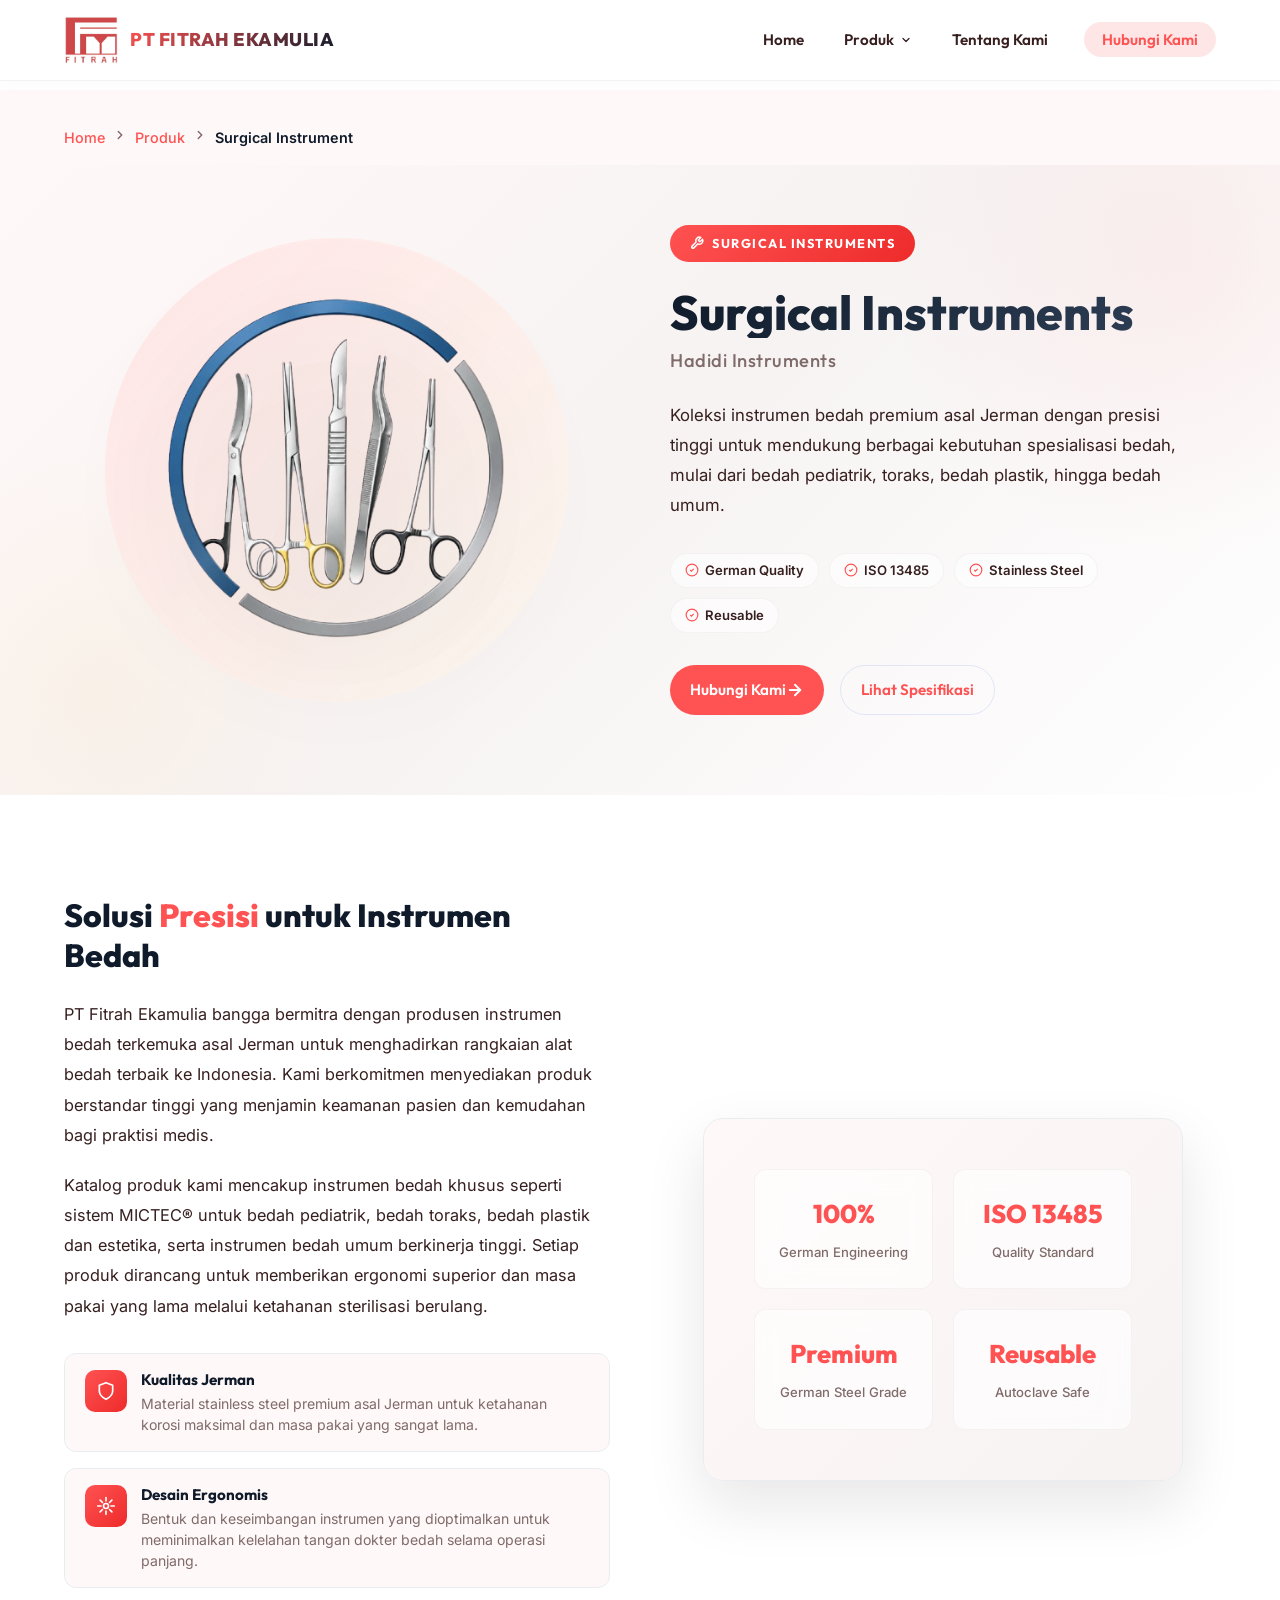
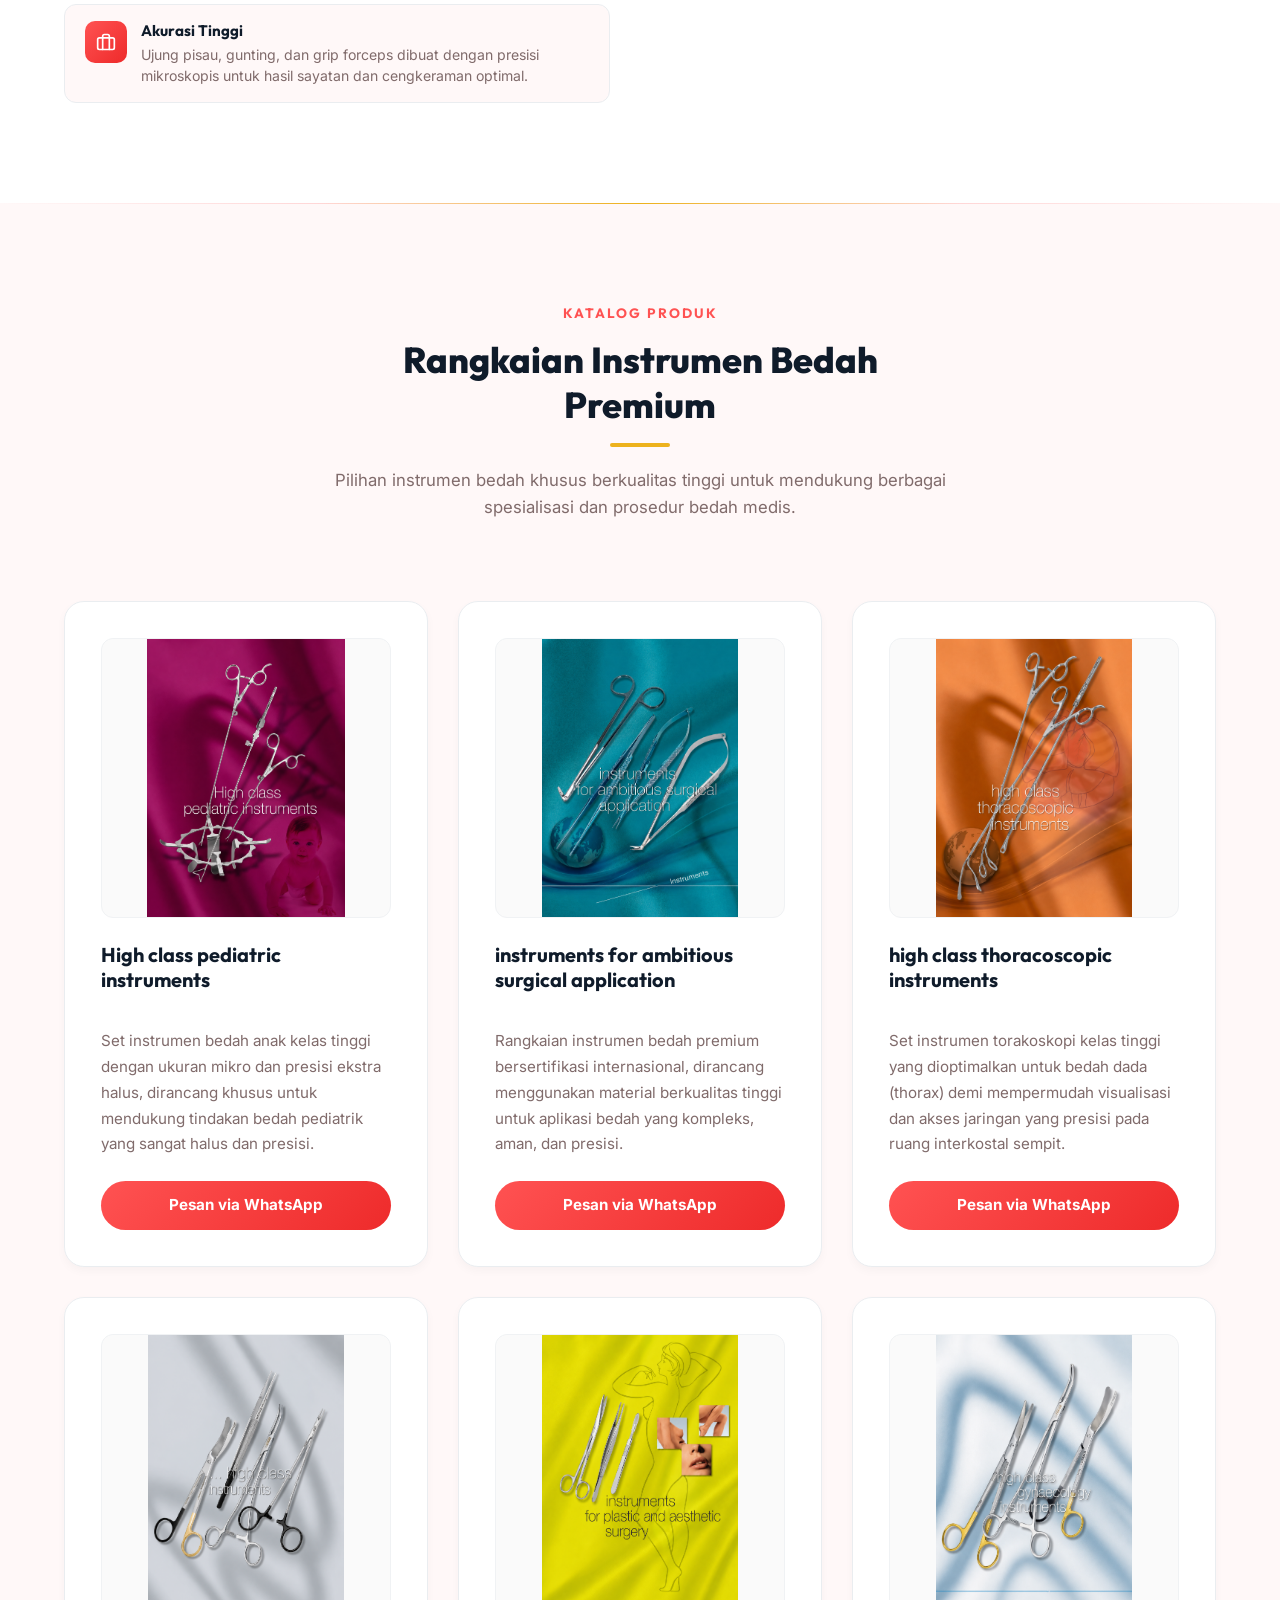
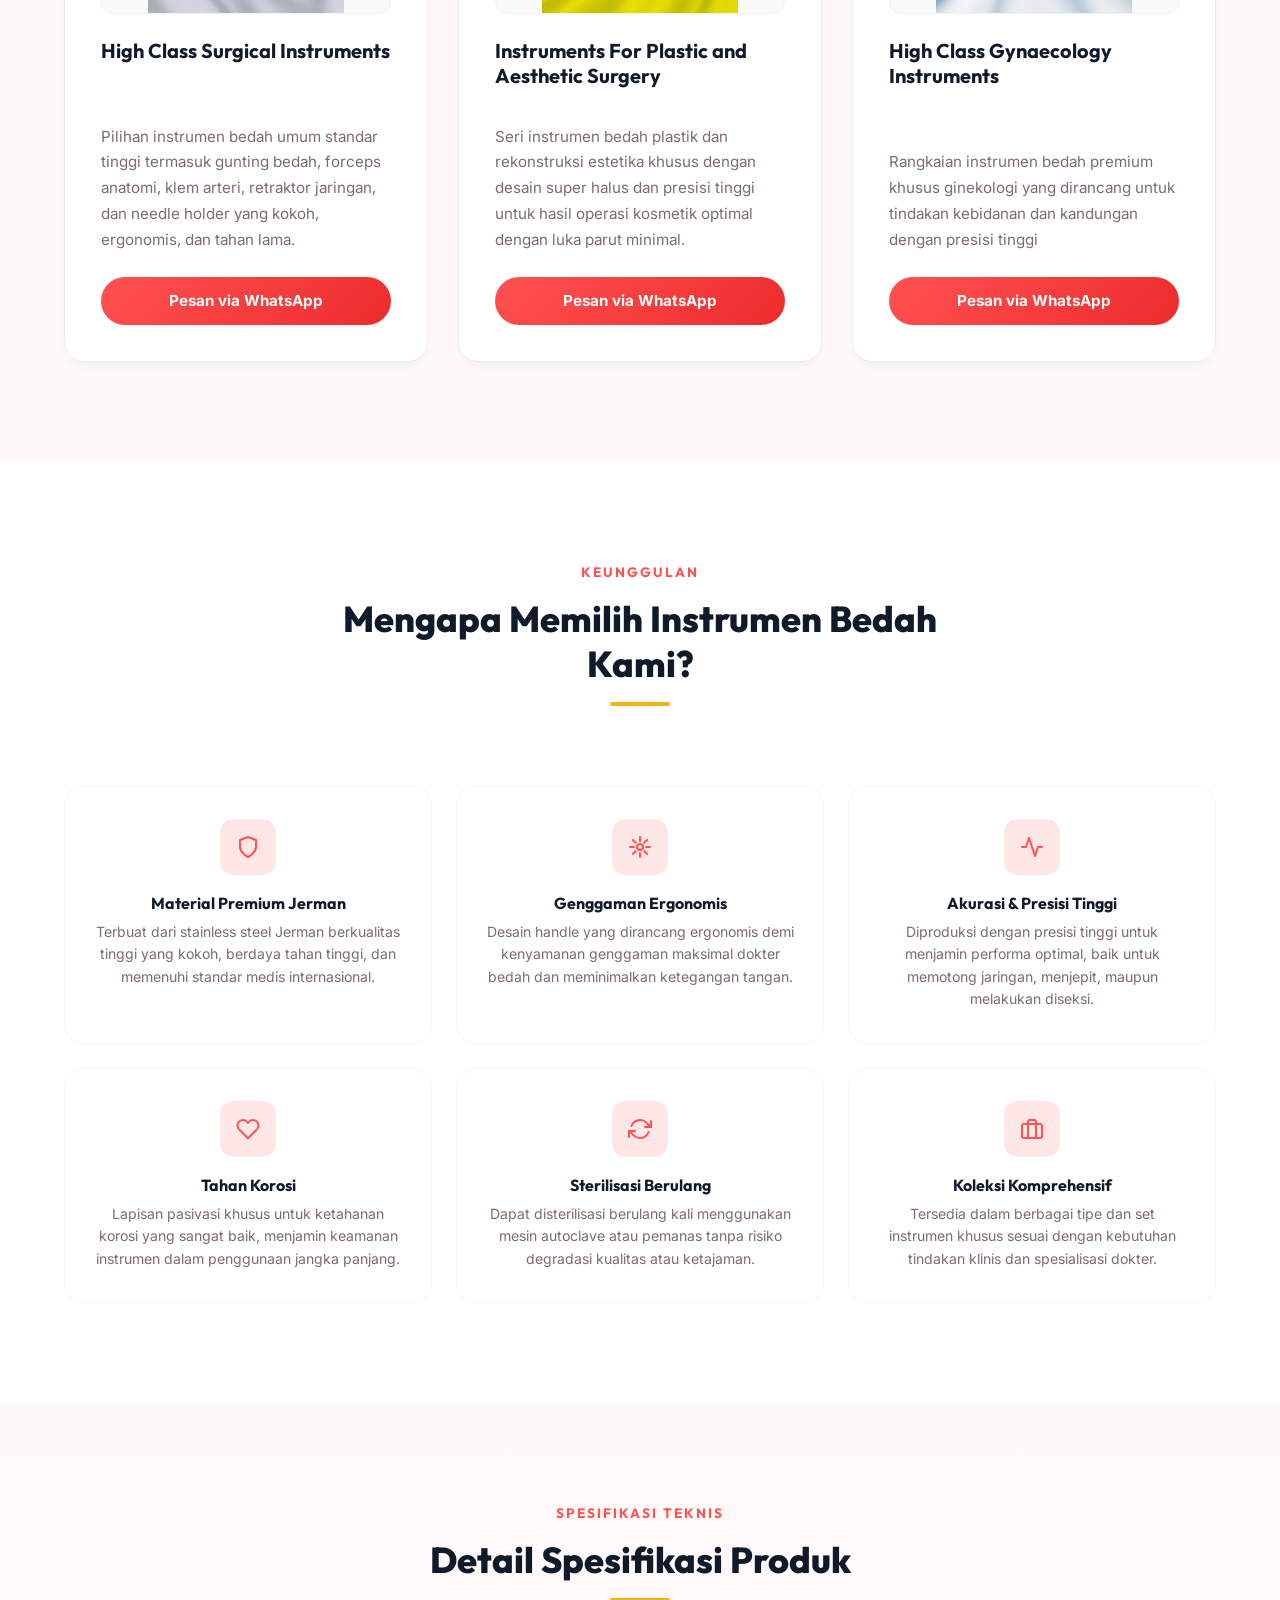
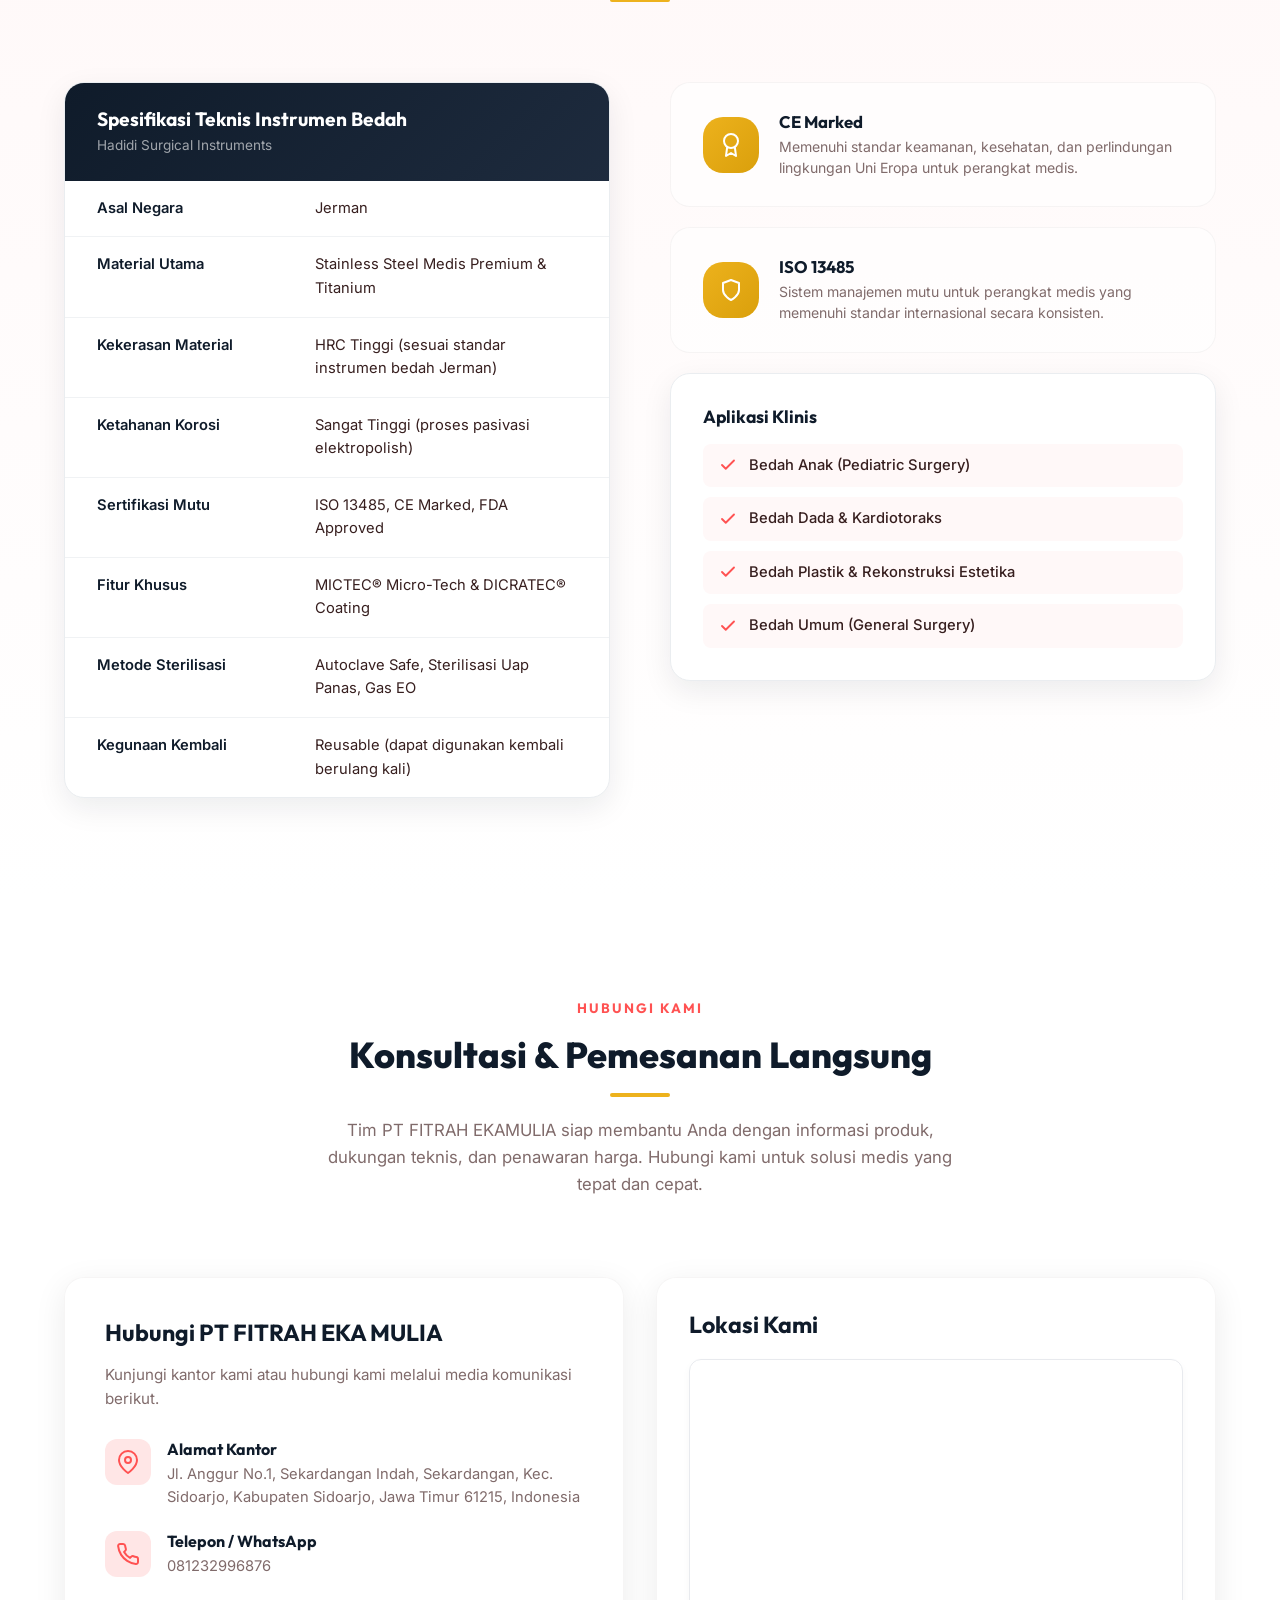
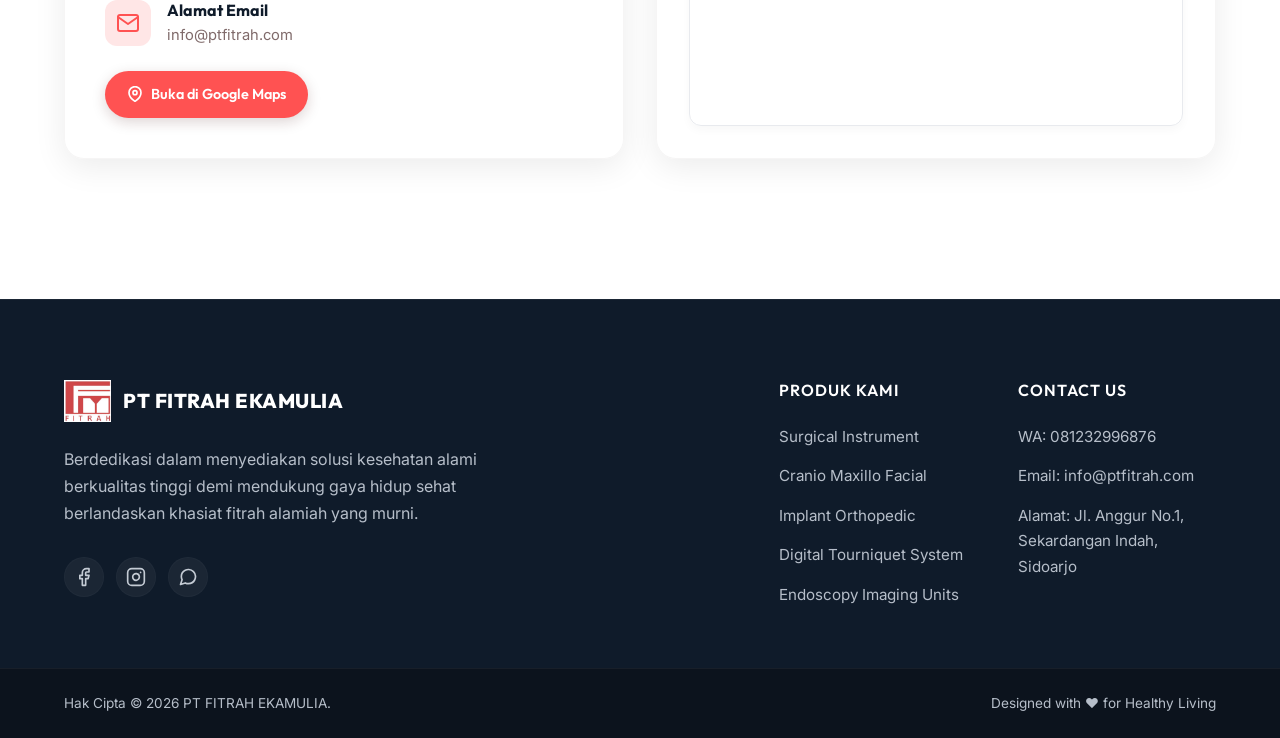
<file: products/surgical-instruments.html>
<!doctype html>
<html lang="id">
  <head>
    <meta charset="UTF-8" />
    <meta name="viewport" content="width=device-width, initial-scale=1.0" />
    <title>Surgical Instruments | PT FITRAH EKAMULIA</title>
    <meta
      name="description"
      content="Surgical Instruments - Koleksi instrumen bedah berkualitas tinggi, presisi, dan andal untuk mendukung berbagai prosedur medis dari PT Fitrah Ekamulia."
    />
    <!-- Google Fonts -->
    <link rel="preconnect" href="https://fonts.googleapis.com" />
    <link rel="preconnect" href="https://fonts.gstatic.com" crossorigin />
    <link
      href="https://fonts.googleapis.com/css2?family=Inter:wght@300;400;500;600;700&family=Outfit:wght@300;400;500;600;700;800&display=swap"
      rel="stylesheet"
    />
    <!-- Base CSS -->
    <link rel="stylesheet" href="../assets/css/style.css" />
    <!-- Local product CSS -->
    <link rel="stylesheet" href="../assets/css/product.css" />
    <style>
      /* ==========================================================================
           SCROLL-REVEAL ANIMATIONS
           ========================================================================== */
      @keyframes fadeInUp {
        from {
          opacity: 0;
          transform: translateY(40px);
        }
        to {
          opacity: 1;
          transform: translateY(0);
        }
      }
      @keyframes fadeInLeft {
        from {
          opacity: 0;
          transform: translateX(-40px);
        }
        to {
          opacity: 1;
          transform: translateX(0);
        }
      }
      @keyframes fadeInRight {
        from {
          opacity: 0;
          transform: translateX(40px);
        }
        to {
          opacity: 1;
          transform: translateX(0);
        }
      }
      @keyframes scaleIn {
        from {
          opacity: 0;
          transform: scale(0.9);
        }
        to {
          opacity: 1;
          transform: scale(1);
        }
      }
      @keyframes shimmer {
        0% {
          background-position: -200% 0;
        }
        100% {
          background-position: 200% 0;
        }
      }
      @keyframes pulseGlow {
        0%,
        100% {
          box-shadow: 0 0 20px rgba(255, 77, 77, 0.15);
        }
        50% {
          box-shadow: 0 0 40px rgba(255, 77, 77, 0.3);
        }
      }
      @keyframes float {
        0%,
        100% {
          transform: translateY(0);
        }
        50% {
          transform: translateY(-12px);
        }
      }

      .reveal {
        opacity: 0;
        transform: translateY(40px);
        animation: fadeInUp 0.8s cubic-bezier(0.4, 0, 0.2, 1) forwards;
      }
      .reveal-left {
        opacity: 0;
        transform: translateX(-40px);
        animation: fadeInLeft 0.8s cubic-bezier(0.4, 0, 0.2, 1) forwards;
      }
      .reveal-right {
        opacity: 0;
        transform: translateX(40px);
        animation: fadeInRight 0.8s cubic-bezier(0.4, 0, 0.2, 1) forwards;
      }
      .delay-1 {
        animation-delay: 0.1s;
      }
      .delay-2 {
        animation-delay: 0.2s;
      }
      .delay-3 {
        animation-delay: 0.3s;
      }
      .delay-4 {
        animation-delay: 0.4s;
      }
      .delay-5 {
        animation-delay: 0.5s;
      }
      .delay-6 {
        animation-delay: 0.6s;
      }
      .delay-7 {
        animation-delay: 0.7s;
      }
      .delay-8 {
        animation-delay: 0.8s;
      }

      /* ==========================================================================
           BREADCRUMB
           ========================================================================== */
      .breadcrumb-bar {
        padding: 20px 0 0;
        background: var(--bg-section);
      }
      .breadcrumb {
        display: flex;
        align-items: center;
        gap: 8px;
        font-size: 0.9rem;
        color: var(--text-muted);
        padding: 16px 0;
      }
      .breadcrumb a {
        color: var(--primary);
        font-weight: 500;
        transition: var(--transition-fast);
      }
      .breadcrumb a:hover {
        color: var(--dark);
      }
      .breadcrumb .separator {
        color: var(--text-muted);
        font-size: 0.75rem;
      }
      .breadcrumb .current {
        color: var(--dark);
        font-weight: 600;
      }

      /* ==========================================================================
           PRODUCT HERO SECTION
           ========================================================================== */
      .product-hero {
        position: relative;
        padding: 60px 0 80px;
        background: linear-gradient(
          135deg,
          var(--bg-section) 0%,
          hsl(0, 20%, 96%) 50%,
          var(--bg-main) 100%
        );
        overflow: hidden;
      }
      .product-hero::before {
        content: "";
        position: absolute;
        top: -200px;
        right: -200px;
        width: 600px;
        height: 600px;
        background: radial-gradient(
          circle,
          hsla(0, 100%, 66%, 0.06) 0%,
          transparent 70%
        );
        border-radius: 50%;
        pointer-events: none;
      }
      .product-hero::after {
        content: "";
        position: absolute;
        bottom: -150px;
        left: -150px;
        width: 500px;
        height: 500px;
        background: radial-gradient(
          circle,
          hsla(43, 85%, 52%, 0.06) 0%,
          transparent 70%
        );
        border-radius: 50%;
        pointer-events: none;
      }
      .product-hero-grid {
        position: relative;
        z-index: 2;
        display: grid;
        grid-template-columns: 1fr 1fr;
        gap: 60px;
        align-items: center;
      }
      .product-hero-image {
        position: relative;
        display: flex;
        justify-content: center;
        align-items: center;
      }
      .product-hero-image-bg {
        position: absolute;
        width: 85%;
        aspect-ratio: 1;
        background: linear-gradient(
          135deg,
          var(--primary-light) 0%,
          hsla(43, 90%, 96%, 0.6) 100%
        );
        border-radius: 50%;
        z-index: 1;
        animation: pulseGlow 4s ease-in-out infinite;
      }
      .product-hero-img {
        position: relative;
        z-index: 2;
        max-height: 420px;
        width: auto;
        max-width: 100%;
        object-fit: contain;
        filter: drop-shadow(0 25px 50px rgba(0, 0, 0, 0.12));
        animation: float 6s ease-in-out infinite;
        border-radius: var(--radius-lg);
      }
      .product-hero-content {
        display: flex;
        flex-direction: column;
        align-items: flex-start;
      }
      .product-hero-badge {
        display: inline-flex;
        align-items: center;
        gap: 8px;
        background: linear-gradient(135deg, var(--primary), hsl(0, 85%, 55%));
        color: var(--light);
        font-family: var(--font-title);
        font-weight: 700;
        font-size: 0.8rem;
        text-transform: uppercase;
        letter-spacing: 1.5px;
        padding: 8px 20px;
        border-radius: var(--radius-round);
        margin-bottom: 24px;
      }
      .product-hero-title {
        font-size: 3rem;
        font-weight: 800;
        line-height: 1.1;
        margin-bottom: 8px;
        background: linear-gradient(
          135deg,
          var(--dark) 0%,
          hsl(215, 30%, 25%) 100%
        );
        background-clip: text;
        -webkit-background-clip: text;
        -webkit-text-fill-color: transparent;
      }
      .product-hero-subtitle {
        font-family: var(--font-title);
        font-size: 1.15rem;
        font-weight: 500;
        color: var(--text-muted);
        margin-bottom: 24px;
        letter-spacing: 0.5px;
      }
      .product-hero-desc {
        font-size: 1.05rem;
        color: var(--text);
        line-height: 1.8;
        margin-bottom: 32px;
        max-width: 520px;
      }
      .product-hero-tags {
        display: flex;
        flex-wrap: wrap;
        gap: 10px;
        margin-bottom: 32px;
      }
      .hero-tag {
        display: inline-flex;
        align-items: center;
        gap: 6px;
        padding: 6px 14px;
        background: var(--glass-bg);
        backdrop-filter: blur(10px);
        border: 1px solid var(--glass-border);
        border-radius: var(--radius-round);
        font-size: 0.82rem;
        font-weight: 600;
        color: var(--text);
        transition: var(--transition-fast);
      }
      .hero-tag:hover {
        background: var(--primary-light);
        color: var(--primary);
        border-color: var(--primary-light);
      }
      .hero-tag svg {
        width: 14px;
        height: 14px;
        color: var(--primary);
      }
      .product-hero-actions {
        display: flex;
        gap: 16px;
      }

      /* ==========================================================================
           DESCRIPTION SECTION
           ========================================================================== */
      .description-section {
        padding: 100px 0;
        background: var(--light);
      }
      .description-grid {
        display: grid;
        grid-template-columns: 1fr 1fr;
        gap: 60px;
        align-items: center;
      }
      .description-text h2 {
        font-size: 2rem;
        font-weight: 800;
        margin-bottom: 24px;
        color: var(--dark);
      }
      .description-text h2 span {
        color: var(--primary);
      }
      .description-text p {
        font-size: 1.02rem;
        color: var(--text);
        line-height: 1.85;
        margin-bottom: 20px;
      }
      .description-highlights {
        display: flex;
        flex-direction: column;
        gap: 16px;
        margin-top: 32px;
      }
      .highlight-item {
        display: flex;
        align-items: flex-start;
        gap: 14px;
        padding: 16px 20px;
        background: var(--bg-section);
        border-radius: var(--radius-md);
        border: 1px solid hsl(215, 15%, 93%);
        transition: var(--transition-smooth);
      }
      .highlight-item:hover {
        background: var(--primary-light);
        border-color: hsla(0, 100%, 66%, 0.15);
        transform: translateX(6px);
      }
      .highlight-icon {
        flex-shrink: 0;
        width: 42px;
        height: 42px;
        background: linear-gradient(135deg, var(--primary), hsl(0, 85%, 55%));
        color: var(--light);
        border-radius: 10px;
        display: flex;
        align-items: center;
        justify-content: center;
      }
      .highlight-content h4 {
        font-size: 0.95rem;
        font-weight: 700;
        color: var(--dark);
        margin-bottom: 4px;
      }
      .highlight-content p {
        font-size: 0.88rem;
        color: var(--text-muted);
        margin: 0;
        line-height: 1.5;
      }
      .description-visual {
        position: relative;
        display: flex;
        justify-content: center;
        align-items: center;
      }
      .description-visual-card {
        position: relative;
        background: linear-gradient(
          135deg,
          var(--bg-section) 0%,
          hsl(0, 20%, 96%) 100%
        );
        border-radius: var(--radius-lg);
        padding: 50px;
        border: 1px solid hsl(215, 15%, 93%);
        box-shadow: var(--shadow-lg);
      }
      .stat-badges {
        display: grid;
        grid-template-columns: 1fr 1fr;
        gap: 20px;
      }
      .stat-badge {
        background: var(--glass-bg);
        backdrop-filter: blur(12px);
        -webkit-backdrop-filter: blur(12px);
        border: 1px solid var(--glass-border);
        border-radius: var(--radius-md);
        padding: 24px;
        text-align: center;
        transition: var(--transition-smooth);
      }
      .stat-badge:hover {
        transform: translateY(-4px);
        box-shadow: var(--shadow-md);
      }
      .stat-badge .stat-num {
        font-family: var(--font-title);
        font-size: 1.6rem;
        font-weight: 800;
        color: var(--primary);
        display: block;
        margin-bottom: 4px;
      }
      .stat-badge .stat-label {
        font-size: 0.82rem;
        color: var(--text-muted);
        font-weight: 500;
      }

      /* ==========================================================================
           COMPONENTS SECTION
           ========================================================================== */
      .components-section {
        padding: 100px 0;
        background: var(--bg-section);
        position: relative;
        overflow: hidden;
      }
      .components-section::before {
        content: "";
        position: absolute;
        top: 0;
        left: 0;
        right: 0;
        height: 1px;
        background: linear-gradient(
          90deg,
          transparent,
          hsla(0, 100%, 66%, 0.2),
          var(--accent),
          hsla(0, 100%, 66%, 0.2),
          transparent
        );
      }
      .components-grid {
        display: grid;
        grid-template-columns: repeat(3, 1fr);
        gap: 30px;
      }
      @media screen and (max-width: 1024px) {
        .components-grid {
          grid-template-columns: repeat(2, 1fr);
        }
      }
      .product-card-img-container {
        width: 100%;
        height: 280px;
        background: hsl(0, 0%, 98%);
        border-radius: var(--radius-md);
        display: flex;
        align-items: center;
        justify-content: center;
        overflow: hidden;
        margin-bottom: 24px;
        border: 1px solid hsl(215, 15%, 95%);
      }
      .product-card-img {
        max-width: 100%;
        max-height: 100%;
        object-fit: contain;
        transition: transform var(--transition-smooth);
      }
      .component-card:hover .product-card-img {
        transform: scale(1.04);
      }
      .component-card {
        background: var(--light);
        border-radius: var(--radius-lg);
        padding: 36px;
        border: 1px solid hsl(215, 15%, 93%);
        box-shadow: var(--shadow-sm);
        transition: var(--transition-smooth);
        position: relative;
        overflow: hidden;
        display: flex;
        flex-direction: column;
      }
      .component-card::before {
        content: "";
        position: absolute;
        top: 0;
        left: 0;
        right: 0;
        height: 4px;
        background: linear-gradient(90deg, var(--primary), var(--accent));
        transform: scaleX(0);
        transform-origin: left;
        transition: transform 0.5s cubic-bezier(0.4, 0, 0.2, 1);
      }
      .component-card:hover::before {
        transform: scaleX(1);
      }
      .component-card:hover {
        transform: translateY(-6px);
        box-shadow: var(--shadow-lg);
        border-color: var(--primary-light);
      }
      .component-icon {
        width: 60px;
        height: 60px;
        background: linear-gradient(
          135deg,
          var(--primary-light) 0%,
          hsla(0, 100%, 66%, 0.12) 100%
        );
        color: var(--primary);
        border-radius: 16px;
        display: flex;
        align-items: center;
        justify-content: center;
        margin-bottom: 20px;
        transition: var(--transition-smooth);
      }
      .component-card:hover .component-icon {
        background: linear-gradient(135deg, var(--primary), hsl(0, 85%, 55%));
        color: var(--light);
        transform: scale(1.05);
      }
      .component-num {
        position: absolute;
        top: 20px;
        right: 24px;
        font-family: var(--font-title);
        font-size: 3rem;
        font-weight: 800;
        color: hsla(215, 15%, 30%, 0.04);
        line-height: 1;
      }
      .component-card h3 {
        font-size: 1.25rem;
        font-weight: 700;
        color: var(--dark);
        margin-bottom: 12px;
      }
      .component-card p {
        font-size: 0.95rem;
        color: var(--text-muted);
        line-height: 1.7;
      }
      .product-card-content {
        display: grid;
        grid-template-rows: minmax(0, 1fr) auto;
        row-gap: 24px;
        flex: 1;
      }
      .component-card .btn-order {
        display: flex;
        align-items: center;
        justify-content: center;
        width: 100%;
        padding: 12px 18px;
        margin: 0;
        background: linear-gradient(135deg, var(--primary), hsl(0, 85%, 55%));
        color: var(--light);
        font-size: 0.95rem;
        font-weight: 700;
        border-radius: 999px;
        border: none;
        text-decoration: none;
        transition: var(--transition-smooth);
      }
      .component-card .btn-order:hover {
        transform: translateY(-2px);
        box-shadow: 0 14px 30px rgba(255, 77, 77, 0.2);
      }

      /* ==========================================================================
           FEATURES GRID
           ========================================================================== */
      .features-section {
        padding: 100px 0;
        background: var(--light);
      }
      .features-grid {
        display: grid;
        grid-template-columns: repeat(3, 1fr);
        gap: 24px;
      }
      .feature-card {
        background: var(--glass-bg);
        backdrop-filter: blur(12px);
        -webkit-backdrop-filter: blur(12px);
        border: 1px solid var(--glass-border);
        border-radius: var(--radius-lg);
        padding: 32px 28px;
        text-align: center;
        transition: var(--transition-smooth);
        position: relative;
      }
      .feature-card:hover {
        transform: translateY(-5px);
        box-shadow: var(--shadow-md);
        border-color: var(--primary-light);
      }
      .feature-icon {
        width: 56px;
        height: 56px;
        background: var(--primary-light);
        color: var(--primary);
        border-radius: 14px;
        display: flex;
        align-items: center;
        justify-content: center;
        margin: 0 auto 18px;
        transition: var(--transition-smooth);
      }
      .feature-card:hover .feature-icon {
        background: var(--primary);
        color: var(--light);
        transform: rotateY(180deg);
      }
      .feature-card h4 {
        font-size: 1rem;
        font-weight: 700;
        color: var(--dark);
        margin-bottom: 8px;
      }
      .feature-card p {
        font-size: 0.88rem;
        color: var(--text-muted);
        line-height: 1.6;
      }

      /* ==========================================================================
           SPECIFICATIONS TABLE
           ========================================================================== */
      .specs-section {
        padding: 100px 0;
        background: linear-gradient(
          180deg,
          var(--bg-section) 0%,
          var(--light) 100%
        );
      }
      .specs-wrapper {
        display: grid;
        grid-template-columns: 1fr 1fr;
        gap: 60px;
        align-items: start;
      }
      .specs-table-card {
        background: var(--light);
        border-radius: var(--radius-lg);
        overflow: hidden;
        box-shadow: var(--shadow-md);
        border: 1px solid hsl(215, 15%, 93%);
      }
      .specs-table-header {
        background: linear-gradient(
          135deg,
          var(--dark) 0%,
          hsl(215, 35%, 18%) 100%
        );
        color: var(--light);
        padding: 24px 32px;
      }
      .specs-table-header h3 {
        font-size: 1.2rem;
        font-weight: 700;
        color: var(--light);
      }
      .specs-table-header p {
        font-size: 0.85rem;
        color: hsla(0, 0%, 100%, 0.6);
        margin-top: 4px;
      }
      .specs-table {
        width: 100%;
        border-collapse: collapse;
      }
      .specs-table tr {
        transition: var(--transition-fast);
      }
      .specs-table tr:hover {
        background: var(--primary-light);
      }
      .specs-table td {
        padding: 16px 32px;
        font-size: 0.92rem;
        border-bottom: 1px solid hsl(215, 15%, 95%);
        vertical-align: top;
      }
      .specs-table td:first-child {
        font-weight: 600;
        color: var(--dark);
        width: 40%;
      }
      .specs-table td:last-child {
        color: var(--text);
      }
      .specs-table tr:last-child td {
        border-bottom: none;
      }

      .specs-certifications {
        display: flex;
        flex-direction: column;
        gap: 20px;
      }
      .cert-card {
        background: var(--glass-bg);
        backdrop-filter: blur(12px);
        -webkit-backdrop-filter: blur(12px);
        border: 1px solid var(--glass-border);
        border-radius: var(--radius-lg);
        padding: 28px 32px;
        display: flex;
        align-items: center;
        gap: 20px;
        transition: var(--transition-smooth);
      }
      .cert-card:hover {
        transform: translateY(-3px);
        box-shadow: var(--shadow-md);
      }
      .cert-icon {
        flex-shrink: 0;
        width: 56px;
        height: 56px;
        background: linear-gradient(135deg, var(--accent), hsl(43, 90%, 45%));
        color: var(--light);
        border-radius: var(--radius-lg);
        display: flex;
        align-items: center;
        justify-content: center;
      }
      .cert-text h4 {
        font-size: 1.05rem;
        font-weight: 700;
        color: var(--dark);
        margin-bottom: 4px;
      }
      .cert-text p {
        font-size: 0.88rem;
        color: var(--text-muted);
        line-height: 1.5;
      }

      .applications-card {
        background: var(--light);
        border-radius: var(--radius-lg);
        padding: 32px;
        box-shadow: var(--shadow-md);
        border: 1px solid hsl(215, 15%, 93%);
        margin-top: 20px;
      }
      .applications-card h4 {
        font-size: 1.1rem;
        font-weight: 700;
        color: var(--dark);
        margin-bottom: 16px;
      }
      .applications-list {
        display: flex;
        flex-direction: column;
        gap: 10px;
      }
      .application-item {
        display: flex;
        align-items: center;
        gap: 12px;
        padding: 10px 16px;
        background: var(--bg-section);
        border-radius: var(--radius-sm);
        transition: var(--transition-fast);
      }
      .application-item:hover {
        background: var(--primary-light);
        transform: translateX(4px);
      }
      .application-item svg {
        flex-shrink: 0;
        color: var(--primary);
      }
      .application-item span {
        font-size: 0.92rem;
        font-weight: 500;
        color: var(--text);
      }

      /* ==========================================================================
           CTA SECTION
           ========================================================================== */
      .cta-section {
        padding: 100px 0;
        background: linear-gradient(
          135deg,
          var(--dark) 0%,
          hsl(215, 40%, 16%) 50%,
          hsl(215, 35%, 20%) 100%
        );
        position: relative;
        overflow: hidden;
      }
      .cta-section::before {
        content: "";
        position: absolute;
        top: -150px;
        right: -150px;
        width: 400px;
        height: 400px;
        background: radial-gradient(
          circle,
          hsla(0, 100%, 66%, 0.1) 0%,
          transparent 70%
        );
        border-radius: 50%;
        pointer-events: none;
      }
      .cta-section::after {
        content: "";
        position: absolute;
        bottom: -100px;
        left: -100px;
        width: 350px;
        height: 350px;
        background: radial-gradient(
          circle,
          hsla(43, 85%, 52%, 0.08) 0%,
          transparent 70%
        );
        border-radius: 50%;
        pointer-events: none;
      }
      .cta-container {
        position: relative;
        z-index: 2;
        text-align: center;
        max-width: 700px;
        margin: 0 auto;
      }
      .cta-badge {
        display: inline-flex;
        align-items: center;
        gap: 8px;
        background: rgba(255, 255, 255, 0.08);
        border: 1px solid rgba(255, 255, 255, 0.12);
        color: var(--accent);
        font-family: var(--font-title);
        font-weight: 700;
        font-size: 0.8rem;
        text-transform: uppercase;
        letter-spacing: 1.5px;
        padding: 8px 20px;
        border-radius: var(--radius-round);
        margin-bottom: 24px;
      }
      .cta-title {
        font-size: 2.5rem;
        font-weight: 800;
        color: var(--light);
        margin-bottom: 20px;
        line-height: 1.2;
      }
      .cta-title span {
        background: linear-gradient(135deg, var(--primary), var(--accent));
        background-clip: text;
        -webkit-background-clip: text;
        -webkit-text-fill-color: transparent;
      }
      .cta-desc {
        font-size: 1.05rem;
        color: hsla(0, 0%, 100%, 0.65);
        line-height: 1.7;
        margin-bottom: 40px;
      }
      .cta-actions {
        display: flex;
        justify-content: center;
        gap: 16px;
      }
      .btn-cta-primary {
        display: inline-flex;
        align-items: center;
        gap: 10px;
        padding: 16px 36px;
        background: linear-gradient(135deg, var(--primary), hsl(0, 85%, 55%));
        color: var(--light);
        font-family: var(--font-title);
        font-size: 1rem;
        font-weight: 700;
        border-radius: var(--radius-round);
        border: none;
        cursor: pointer;
        transition: var(--transition-smooth);
        box-shadow: 0 8px 30px rgba(255, 77, 77, 0.3);
      }
      .btn-cta-primary:hover {
        transform: translateY(-3px);
        box-shadow: 0 12px 40px rgba(255, 77, 77, 0.4);
      }
      .btn-cta-secondary {
        display: inline-flex;
        align-items: center;
        gap: 10px;
        padding: 16px 36px;
        background: transparent;
        color: var(--light);
        font-family: var(--font-title);
        font-size: 1rem;
        font-weight: 600;
        border-radius: var(--radius-round);
        border: 2px solid rgba(255, 255, 255, 0.2);
        cursor: pointer;
        transition: var(--transition-smooth);
      }
      .btn-cta-secondary:hover {
        background: rgba(255, 255, 255, 0.08);
        border-color: rgba(255, 255, 255, 0.4);
        transform: translateY(-3px);
      }

      /* ==========================================================================
           RESPONSIVE OVERRIDES
           ========================================================================== */
      @media screen and (max-width: 992px) {
        .product-hero-grid {
          grid-template-columns: 1fr;
          gap: 40px;
          text-align: center;
        }
        .product-hero-content {
          align-items: center;
          order: 2;
        }
        .product-hero-image {
          order: 1;
        }
        .product-hero-title {
          font-size: 2.5rem;
        }
        .product-hero-desc {
          max-width: 600px;
        }
        .product-hero-tags {
          justify-content: center;
        }
        .product-hero-actions {
          justify-content: center;
        }
        .description-grid {
          grid-template-columns: 1fr;
          gap: 40px;
        }
        .components-grid {
          grid-template-columns: 1fr;
        }
        .features-grid {
          grid-template-columns: repeat(2, 1fr);
        }
        .specs-wrapper {
          grid-template-columns: 1fr;
          gap: 40px;
        }
      }

      @media screen and (max-width: 768px) {
        .product-hero {
          padding: 40px 0 60px;
        }
        .product-hero-title {
          font-size: 2rem;
        }
        .product-hero-img {
          max-height: 280px;
        }
        .product-hero-actions {
          flex-direction: column;
          width: 100%;
          max-width: 320px;
        }
        .features-grid {
          grid-template-columns: 1fr;
        }
        .cta-title {
          font-size: 1.85rem;
        }
        .cta-actions {
          flex-direction: column;
          align-items: center;
        }
        .description-text h2 {
          font-size: 1.65rem;
        }
        .stat-badges {
          grid-template-columns: 1fr 1fr;
          gap: 12px;
        }
      }

      @media screen and (max-width: 480px) {
        .product-hero-title {
          font-size: 1.75rem;
        }
        .component-card {
          padding: 24px;
        }
        .specs-table td {
          padding: 12px 20px;
          font-size: 0.85rem;
        }
        .stat-badges {
          grid-template-columns: 1fr;
        }
      }
    </style>
  </head>
  <body>
    <!-- ===== HEADER / NAVBAR ===== -->
    <header class="header" id="page-header">
      <div class="container navbar-container">
        <a href="../index.html" class="logo-area">
          <img
            src="../assets/images/brand/LOGO PT FITRAH.jpeg"
            alt="PT Fitrah Eka Mulia Logo"
            class="logo-img"
          />
          <span class="company-name">PT FITRAH EKAMULIA</span>
        </a>
        <!-- Desktop Navigation -->
        <nav class="nav-menu" id="nav-menu">
          <ul class="nav-list">
            <li class="nav-item">
              <a href="../index.html" class="nav-link">Home</a>
            </li>
            <li class="nav-item dropdown">
              <a
                href="../index.html#produk"
                class="nav-link dropdown-toggle"
                id="produk-dropdown-btn"
              >
                Produk
                <svg
                  class="dropdown-icon"
                  width="12"
                  height="12"
                  viewBox="0 0 24 24"
                  fill="none"
                  xmlns="http://www.w3.org/2000/svg"
                >
                  <path
                    d="M6 9L12 15L18 9"
                    stroke="currentColor"
                    stroke-width="2.5"
                    stroke-linecap="round"
                    stroke-linejoin="round"
                  />
                </svg>
              </a>
              <ul class="dropdown-menu">
                <li>
                  <a href="surgical-instruments.html" class="dropdown-item"
                    >Surgical Instruments</a
                  >
                </li>
                <li>
                  <a href="implant-ortopedic.html" class="dropdown-item"
                    >Implant Orthopedic</a
                  >
                </li>
                <li>
                  <a href="endoscopy.html" class="dropdown-item"
                    >Endoscopy Imaging Units</a
                  >
                </li>
                <li>
                  <a href="cranio-maxillo-facial.html" class="dropdown-item"
                    >Cranio Maxillo Facial</a
                  >
                </li>
                <li>
                  <a href="digital-tourniquet-system.html" class="dropdown-item"
                    >Digital Tourniquet System</a
                  >
                </li>
              </ul>
            </li>
            <li class="nav-item">
              <a href="../index.html#tentang-kami" class="nav-link"
                >Tentang Kami</a
              >
            </li>
            <li class="nav-item">
              <a href="../index.html#kontak" class="nav-link nav-btn-contact"
                >Hubungi Kami</a
              >
            </li>
          </ul>
        </nav>
        <!-- Mobile Menu Toggle Button -->
        <button
          class="mobile-toggle"
          id="mobile-toggle"
          aria-label="Toggle Menu"
        >
          <span class="bar"></span>
          <span class="bar"></span>
          <span class="bar"></span>
        </button>
      </div>
    </header>

    <!-- ===== BREADCRUMB ===== -->
    <nav class="breadcrumb-bar" aria-label="Breadcrumb">
      <div class="container">
        <ol class="breadcrumb">
          <li><a href="../index.html">Home</a></li>
          <li class="separator">
            <svg
              width="14"
              height="14"
              viewBox="0 0 24 24"
              fill="none"
              stroke="currentColor"
              stroke-width="2.5"
              stroke-linecap="round"
              stroke-linejoin="round"
            >
              <path d="M9 18l6-6-6-6" />
            </svg>
          </li>
          <li><a href="../index.html#produk">Produk</a></li>
          <li class="separator">
            <svg
              width="14"
              height="14"
              viewBox="0 0 24 24"
              fill="none"
              stroke="currentColor"
              stroke-width="2.5"
              stroke-linecap="round"
              stroke-linejoin="round"
            >
              <path d="M9 18l6-6-6-6" />
            </svg>
          </li>
          <li class="current">Surgical Instrument</li>
        </ol>
      </div>
    </nav>

    <!-- ===== PRODUCT HERO SECTION ===== -->
    <section class="product-hero" id="product-top">
      <div class="container">
        <div class="product-hero-grid">
          <div class="product-hero-image reveal-left">
            <div class="product-hero-image-bg"></div>
            <img
              src="../assets/images/products/surgical-instruments/Surgical-removebg-preview.png"
              alt="Surgical Instruments"
              class="product-hero-img"
            />
          </div>
          <div class="product-hero-content">
            <span class="product-hero-badge reveal delay-1">
              <svg
                width="14"
                height="14"
                viewBox="0 0 24 24"
                fill="none"
                stroke="currentColor"
                stroke-width="2.5"
                stroke-linecap="round"
                stroke-linejoin="round"
              >
                <path
                  d="M14.7 6.3a1 1 0 0 0 0 1.4l1.6 1.6a1 1 0 0 0 1.4 0l3.77-3.77a6 6 0 0 1-7.94 7.94l-6.91 6.91a2.12 2.12 0 0 1-3-3l6.91-6.91a6 6 0 0 1 7.94-7.94l-3.76 3.76z"
                />
              </svg>
              Surgical Instruments
            </span>
            <h4 class="product-hero-title reveal delay-2">
              Surgical Instruments
            </h4>
            <p class="product-hero-subtitle reveal delay-3">
              Hadidi Instruments
            </p>
            <p class="product-hero-desc reveal delay-4">
              Koleksi instrumen bedah premium asal Jerman dengan presisi tinggi
              untuk mendukung berbagai kebutuhan spesialisasi bedah, mulai dari
              bedah pediatrik, toraks, bedah plastik, hingga bedah umum.
            </p>
            <div class="product-hero-tags reveal delay-5">
              <span class="hero-tag">
                <svg
                  viewBox="0 0 24 24"
                  fill="none"
                  stroke="currentColor"
                  stroke-width="2"
                >
                  <path d="M9 12l2 2 4-4" />
                  <circle cx="12" cy="12" r="10" />
                </svg>
                German Quality
              </span>
              <span class="hero-tag">
                <svg
                  viewBox="0 0 24 24"
                  fill="none"
                  stroke="currentColor"
                  stroke-width="2"
                >
                  <path d="M9 12l2 2 4-4" />
                  <circle cx="12" cy="12" r="10" />
                </svg>
                ISO 13485
              </span>
              <span class="hero-tag">
                <svg
                  viewBox="0 0 24 24"
                  fill="none"
                  stroke="currentColor"
                  stroke-width="2"
                >
                  <path d="M9 12l2 2 4-4" />
                  <circle cx="12" cy="12" r="10" />
                </svg>
                Stainless Steel
              </span>
              <span class="hero-tag">
                <svg
                  viewBox="0 0 24 24"
                  fill="none"
                  stroke="currentColor"
                  stroke-width="2"
                >
                  <path d="M9 12l2 2 4-4" />
                  <circle cx="12" cy="12" r="10" />
                </svg>
                Reusable
              </span>
            </div>
            <div class="product-hero-actions reveal delay-6">
              <a href="../index.html#kontak" class="btn btn-primary">
                Hubungi Kami
                <svg
                  width="18"
                  height="18"
                  viewBox="0 0 24 24"
                  fill="none"
                  stroke="currentColor"
                  stroke-width="2.5"
                  stroke-linecap="round"
                  stroke-linejoin="round"
                >
                  <path d="M5 12h14" />
                  <path d="M12 5l7 7-7 7" />
                </svg>
              </a>
              <a href="#specifications" class="btn btn-secondary"
                >Lihat Spesifikasi</a
              >
            </div>
          </div>
        </div>
      </div>
    </section>

    <!-- ===== DESCRIPTION SECTION ===== -->
    <section class="description-section" id="description">
      <div class="container">
        <div class="description-grid">
          <div class="description-text reveal-left">
            <h2>Solusi <span>Presisi</span> untuk Instrumen Bedah</h2>
            <p>
              PT Fitrah Ekamulia bangga bermitra dengan produsen instrumen bedah
              terkemuka asal Jerman untuk menghadirkan rangkaian alat bedah
              terbaik ke Indonesia. Kami berkomitmen menyediakan produk
              berstandar tinggi yang menjamin keamanan pasien dan kemudahan bagi
              praktisi medis.
            </p>
            <p>
              Katalog produk kami mencakup instrumen bedah khusus seperti sistem
              MICTEC® untuk bedah pediatrik, bedah toraks, bedah plastik dan
              estetika, serta instrumen bedah umum berkinerja tinggi. Setiap
              produk dirancang untuk memberikan ergonomi superior dan masa pakai
              yang lama melalui ketahanan sterilisasi berulang.
            </p>
            <div class="description-highlights">
              <div class="highlight-item reveal delay-1">
                <div class="highlight-icon">
                  <svg
                    width="20"
                    height="20"
                    viewBox="0 0 24 24"
                    fill="none"
                    stroke="currentColor"
                    stroke-width="2"
                    stroke-linecap="round"
                    stroke-linejoin="round"
                  >
                    <path d="M12 22s8-4 8-10V5l-8-3-8 3v7c0 6 8 10 8 10z" />
                  </svg>
                </div>
                <div class="highlight-content">
                  <h4>Kualitas Jerman</h4>
                  <p>
                    Material stainless steel premium asal Jerman untuk ketahanan
                    korosi maksimal dan masa pakai yang sangat lama.
                  </p>
                </div>
              </div>
              <div class="highlight-item reveal delay-2">
                <div class="highlight-icon">
                  <svg
                    width="20"
                    height="20"
                    viewBox="0 0 24 24"
                    fill="none"
                    stroke="currentColor"
                    stroke-width="2"
                    stroke-linecap="round"
                    stroke-linejoin="round"
                  >
                    <circle cx="12" cy="12" r="3" />
                    <path
                      d="M12 2v4M12 18v4M4.93 4.93l2.83 2.83M16.24 16.24l2.83 2.83M2 12h4M18 12h4M4.93 19.07l2.83-2.83M16.24 7.76l2.83-2.83"
                    />
                  </svg>
                </div>
                <div class="highlight-content">
                  <h4>Desain Ergonomis</h4>
                  <p>
                    Bentuk dan keseimbangan instrumen yang dioptimalkan untuk
                    meminimalkan kelelahan tangan dokter bedah selama operasi
                    panjang.
                  </p>
                </div>
              </div>
              <div class="highlight-item reveal delay-3">
                <div class="highlight-icon">
                  <svg
                    width="20"
                    height="20"
                    viewBox="0 0 24 24"
                    fill="none"
                    stroke="currentColor"
                    stroke-width="2"
                    stroke-linecap="round"
                    stroke-linejoin="round"
                  >
                    <rect x="2" y="7" width="20" height="14" rx="2" ry="2" />
                    <path d="M16 21V5a2 2 0 0 0-2-2h-4a2 2 0 0 0-2 2v16" />
                  </svg>
                </div>
                <div class="highlight-content">
                  <h4>Akurasi Tinggi</h4>
                  <p>
                    Ujung pisau, gunting, dan grip forceps dibuat dengan presisi
                    mikroskopis untuk hasil sayatan dan cengkeraman optimal.
                  </p>
                </div>
              </div>
            </div>
          </div>
          <div class="description-visual reveal-right">
            <div class="description-visual-card">
              <div class="stat-badges">
                <div class="stat-badge">
                  <span class="stat-num">100%</span>
                  <span class="stat-label">German Engineering</span>
                </div>
                <div class="stat-badge">
                  <span class="stat-num">ISO 13485</span>
                  <span class="stat-label">Quality Standard</span>
                </div>
                <div class="stat-badge">
                  <span class="stat-num">Premium</span>
                  <span class="stat-label">German Steel Grade</span>
                </div>
                <div class="stat-badge">
                  <span class="stat-num">Reusable</span>
                  <span class="stat-label">Autoclave Safe</span>
                </div>
              </div>
            </div>
          </div>
        </div>
      </div>
    </section>

    <!-- ===== COMPONENTS SECTION ===== -->
    <section class="components-section" id="components">
      <div class="container">
        <div class="section-header">
          <span class="section-subtitle reveal">KATALOG PRODUK</span>
          <h2 class="section-title reveal delay-1">
            Rangkaian Instrumen Bedah Premium
          </h2>
          <div class="title-underline reveal delay-2"></div>
          <p class="section-desc reveal delay-3">
            Pilihan instrumen bedah khusus berkualitas tinggi untuk mendukung
            berbagai spesialisasi dan prosedur bedah medis.
          </p>
        </div>

        <div class="components-grid">
          <!-- Card 1: Pediatric Instruments -->
          <article class="component-card reveal delay-1">
            <div class="product-card-img-container">
              <img
                src="../assets/images/products/surgical-instruments/mictec_pediatric.png"
                alt="MICTEC Pediatric Instruments"
                class="product-card-img"
              />
            </div>
            <div class="product-card-content">
              <h3>High class pediatric instruments</h3>
              <p>
                Set instrumen bedah anak kelas tinggi dengan ukuran mikro dan
                presisi ekstra halus, dirancang khusus untuk mendukung tindakan
                bedah pediatrik yang sangat halus dan presisi.
              </p>
              <a
                class="btn-order"
                href="https://api.whatsapp.com/send?phone=6281232996876&text=Halo%2C%20saya%20ingin%20memesan%20MICTEC%C2%AE%20Pediatric%20Instruments.%20Mohon%20informasi%20lebih%20lanjut."
                target="_blank"
                rel="noopener noreferrer"
              >
                Pesan via WhatsApp
              </a>
            </div>
          </article>

          <!-- Card 2: DICRATEC Surgical Application -->
          <article class="component-card reveal delay-2">
            <div class="product-card-img-container">
              <img
                src="../assets/images/products/surgical-instruments/dicratec.png"
                alt="DICRATEC Surgical Application"
                class="product-card-img"
              />
            </div>
            <div class="product-card-content">
              <h3>instruments for ambitious surgical application</h3>
              <p>
                Rangkaian instrumen bedah premium bersertifikasi internasional,
                dirancang menggunakan material berkualitas tinggi untuk aplikasi
                bedah yang kompleks, aman, dan presisi.
              </p>
              <a
                class="btn-order"
                href="https://api.whatsapp.com/send?phone=6281232996876&text=Halo%2C%20saya%20ingin%20memesan%20DICRATEC%C2%AE%20Surgical%20Application.%20Mohon%20informasi%20lebih%20lanjut."
                target="_blank"
                rel="noopener noreferrer"
              >
                Pesan via WhatsApp
              </a>
            </div>
          </article>

          <!-- Card 3: MICTEC THORAX -->
          <article class="component-card reveal delay-3">
            <div class="product-card-img-container">
              <img
                src="../assets/images/products/surgical-instruments/mictec_thorax.png"
                alt="MICTEC THORAX Instruments"
                class="product-card-img"
              />
            </div>
            <div class="product-card-content">
              <h3>high class thoracoscopic instruments</h3>
              <p>
                Set instrumen torakoskopi kelas tinggi yang dioptimalkan untuk
                bedah dada (thorax) demi mempermudah visualisasi dan akses
                jaringan yang presisi pada ruang interkostal sempit.
              </p>
              <a
                class="btn-order"
                href="https://api.whatsapp.com/send?phone=081232996876&text=Halo%2C%20saya%20ingin%20memesan%20MICTEC%C2%AE%20THORAX%20Instruments.%20Mohon%20informasi%20lebih%20lanjut."
                target="_blank"
                rel="noopener noreferrer"
              >
                Pesan via WhatsApp
              </a>
            </div>
          </article>

          <!-- Card 4: High Class Surgical Instruments -->
          <article class="component-card reveal delay-4">
            <div class="product-card-img-container">
              <img
                src="../assets/images/products/surgical-instruments/surgical_highclass.png"
                alt="High Class Surgical Instruments"
                class="product-card-img"
              />
            </div>
            <div class="product-card-content">
              <h3>High Class Surgical Instruments</h3>
              <p>
                Pilihan instrumen bedah umum standar tinggi termasuk gunting
                bedah, forceps anatomi, klem arteri, retraktor jaringan, dan
                needle holder yang kokoh, ergonomis, dan tahan lama.
              </p>
              <a
                class="btn-order"
                href="https://api.whatsapp.com/send?phone=6281232996876&text=Halo%2C%20saya%20ingin%20memesan%20High%20Class%20Surgical%20Instruments.%20Mohon%20informasi%20lebih%20lanjut."
                target="_blank"
                rel="noopener noreferrer"
              >
                Pesan via WhatsApp
              </a>
            </div>
          </article>

          <!-- Card 5: MICTEC Plastic & Aesthetic -->
          <article class="component-card reveal delay-5">
            <div class="product-card-img-container">
              <img
                src="../assets/images/products/surgical-instruments/mictec_plastic.png"
                alt="MICTEC Plastic & Aesthetic Surgery"
                class="product-card-img"
              />
            </div>
            <div class="product-card-content">
              <h3>Instruments For Plastic and Aesthetic Surgery</h3>
              <p>
                Seri instrumen bedah plastik dan rekonstruksi estetika khusus
                dengan desain super halus dan presisi tinggi untuk hasil operasi
                kosmetik optimal dengan luka parut minimal.
              </p>
              <a
                class="btn-order"
                href="https://api.whatsapp.com/send?phone=6281232996876&text=Halo%2C%20saya%20ingin%20memesan%20MICTEC%C2%AE%20Plastic%20%26%20Aesthetic.%20Mohon%20informasi%20lebih%20lanjut."
                target="_blank"
                rel="noopener noreferrer"
              >
                Pesan via WhatsApp
              </a>
            </div>
          </article>

          <!-- Card 6: Empty Card / Coming Soon -->
          <article class="component-card reveal delay-6">
            <div class="product-card-img-container">
              <img
                src="../assets/images/products/surgical-instruments/gyn_highclass.png"
                alt="MICTEC Plastic & Aesthetic Surgery"
                class="product-card-img"
              />
            </div>
            <div class="product-card-content">
              <h3>High Class Gynaecology Instruments</h3>
              <p style="color: var(--text-muted)">
                Rangkaian instrumen bedah premium khusus ginekologi yang
                dirancang untuk tindakan kebidanan dan kandungan dengan presisi
                tinggi
              </p>
              <a
                class="btn-order"
                href="https://api.whatsapp.com/send?phone=6281232996876&text=Halo%2C%20saya%20ingin%20mendapatkan%20informasi%20produk%20baru%20yang%20segera%20hadir.%20Mohon%20bantuan."
                target="_blank"
                rel="noopener noreferrer"
              >
                Pesan via WhatsApp
              </a>
            </div>
          </article>
        </div>
      </div>
    </section>

    <!-- ===== FEATURES SECTION ===== -->
    <section class="features-section" id="features">
      <div class="container">
        <div class="section-header">
          <span class="section-subtitle reveal">KEUNGGULAN</span>
          <h2 class="section-title reveal delay-1">
            Mengapa Memilih Instrumen Bedah Kami?
          </h2>
          <div class="title-underline reveal delay-2"></div>
        </div>

        <div class="features-grid">
          <!-- Feature 1 -->
          <div class="feature-card reveal delay-1">
            <div class="feature-icon">
              <svg
                width="24"
                height="24"
                viewBox="0 0 24 24"
                fill="none"
                stroke="currentColor"
                stroke-width="2"
                stroke-linecap="round"
                stroke-linejoin="round"
              >
                <path d="M12 22s8-4 8-10V5l-8-3-8 3v7c0 6 8 10 8 10z" />
              </svg>
            </div>
            <h4>Material Premium Jerman</h4>
            <p>
              Terbuat dari stainless steel Jerman berkualitas tinggi yang kokoh,
              berdaya tahan tinggi, dan memenuhi standar medis internasional.
            </p>
          </div>

          <!-- Feature 2 -->
          <div class="feature-card reveal delay-2">
            <div class="feature-icon">
              <svg
                width="24"
                height="24"
                viewBox="0 0 24 24"
                fill="none"
                stroke="currentColor"
                stroke-width="2"
                stroke-linecap="round"
                stroke-linejoin="round"
              >
                <circle cx="12" cy="12" r="3" />
                <path
                  d="M12 2v4M12 18v4M4.93 4.93l2.83 2.83M16.24 16.24l2.83 2.83M2 12h4M18 12h4M4.93 19.07l2.83-2.83M16.24 7.76l2.83-2.83"
                />
              </svg>
            </div>
            <h4>Genggaman Ergonomis</h4>
            <p>
              Desain handle yang dirancang ergonomis demi kenyamanan genggaman
              maksimal dokter bedah dan meminimalkan ketegangan tangan.
            </p>
          </div>

          <!-- Feature 3 -->
          <div class="feature-card reveal delay-3">
            <div class="feature-icon">
              <svg
                width="24"
                height="24"
                viewBox="0 0 24 24"
                fill="none"
                stroke="currentColor"
                stroke-width="2"
                stroke-linecap="round"
                stroke-linejoin="round"
              >
                <polyline points="22 12 18 12 15 21 9 3 6 12 2 12" />
              </svg>
            </div>
            <h4>Akurasi & Presisi Tinggi</h4>
            <p>
              Diproduksi dengan presisi tinggi untuk menjamin performa optimal,
              baik untuk memotong jaringan, menjepit, maupun melakukan diseksi.
            </p>
          </div>

          <!-- Feature 4 -->
          <div class="feature-card reveal delay-4">
            <div class="feature-icon">
              <svg
                width="24"
                height="24"
                viewBox="0 0 24 24"
                fill="none"
                stroke="currentColor"
                stroke-width="2"
                stroke-linecap="round"
                stroke-linejoin="round"
              >
                <path
                  d="M20.84 4.61a5.5 5.5 0 0 0-7.78 0L12 5.67l-1.06-1.06a5.5 5.5 0 0 0-7.78 7.78l1.06 1.06L12 21.23l7.78-7.78 1.06-1.06a5.5 5.5 0 0 0 0-7.78z"
                />
              </svg>
            </div>
            <h4>Tahan Korosi</h4>
            <p>
              Lapisan pasivasi khusus untuk ketahanan korosi yang sangat baik,
              menjamin keamanan instrumen dalam penggunaan jangka panjang.
            </p>
          </div>

          <!-- Feature 5 -->
          <div class="feature-card reveal delay-5">
            <div class="feature-icon">
              <svg
                width="24"
                height="24"
                viewBox="0 0 24 24"
                fill="none"
                stroke="currentColor"
                stroke-width="2"
                stroke-linecap="round"
                stroke-linejoin="round"
              >
                <path d="M23 4v6h-6" />
                <path d="M1 20v-6h6" />
                <path
                  d="M3.51 9a9 9 0 0 1 14.85-3.36L23 10M1 14l4.64 4.36A9 9 0 0 0 20.49 15"
                />
              </svg>
            </div>
            <h4>Sterilisasi Berulang</h4>
            <p>
              Dapat disterilisasi berulang kali menggunakan mesin autoclave atau
              pemanas tanpa risiko degradasi kualitas atau ketajaman.
            </p>
          </div>

          <!-- Feature 6 -->
          <div class="feature-card reveal delay-6">
            <div class="feature-icon">
              <svg
                width="24"
                height="24"
                viewBox="0 0 24 24"
                fill="none"
                stroke="currentColor"
                stroke-width="2"
                stroke-linecap="round"
                stroke-linejoin="round"
              >
                <rect x="2" y="7" width="20" height="14" rx="2" ry="2" />
                <path d="M16 21V5a2 2 0 0 0-2-2h-4a2 2 0 0 0-2 2v16" />
              </svg>
            </div>
            <h4>Koleksi Komprehensif</h4>
            <p>
              Tersedia dalam berbagai tipe dan set instrumen khusus sesuai
              dengan kebutuhan tindakan klinis dan spesialisasi dokter.
            </p>
          </div>
        </div>
      </div>
    </section>

    <!-- ===== SPECIFICATIONS SECTION ===== -->
    <section class="specs-section" id="specifications">
      <div class="container">
        <div class="section-header">
          <span class="section-subtitle reveal">SPESIFIKASI TEKNIS</span>
          <h2 class="section-title reveal delay-1">
            Detail Spesifikasi Produk
          </h2>
          <div class="title-underline reveal delay-2"></div>
        </div>

        <div class="specs-wrapper">
          <!-- Specs Table -->
          <div class="reveal-left">
            <div class="specs-table-card">
              <div class="specs-table-header">
                <h3>Spesifikasi Teknis Instrumen Bedah</h3>
                <p>Hadidi Surgical Instruments</p>
              </div>
              <table class="specs-table">
                <tbody>
                  <tr>
                    <td>Asal Negara</td>
                    <td>Jerman</td>
                  </tr>
                  <tr>
                    <td>Material Utama</td>
                    <td>Stainless Steel Medis Premium &amp; Titanium</td>
                  </tr>
                  <tr>
                    <td>Kekerasan Material</td>
                    <td>HRC Tinggi (sesuai standar instrumen bedah Jerman)</td>
                  </tr>
                  <tr>
                    <td>Ketahanan Korosi</td>
                    <td>Sangat Tinggi (proses pasivasi elektropolish)</td>
                  </tr>
                  <tr>
                    <td>Sertifikasi Mutu</td>
                    <td>ISO 13485, CE Marked, FDA Approved</td>
                  </tr>
                  <tr>
                    <td>Fitur Khusus</td>
                    <td>MICTEC® Micro-Tech &amp; DICRATEC® Coating</td>
                  </tr>
                  <tr>
                    <td>Metode Sterilisasi</td>
                    <td>Autoclave Safe, Sterilisasi Uap Panas, Gas EO</td>
                  </tr>
                  <tr>
                    <td>Kegunaan Kembali</td>
                    <td>Reusable (dapat digunakan kembali berulang kali)</td>
                  </tr>
                </tbody>
              </table>
            </div>
          </div>

          <!-- Certifications & Applications -->
          <div class="reveal-right">
            <div class="specs-certifications">
              <div class="cert-card">
                <div class="cert-icon">
                  <svg
                    width="24"
                    height="24"
                    viewBox="0 0 24 24"
                    fill="none"
                    stroke="currentColor"
                    stroke-width="2"
                    stroke-linecap="round"
                    stroke-linejoin="round"
                  >
                    <circle cx="12" cy="8" r="7" />
                    <polyline
                      points="8.21 13.89 7 23 12 20 17 23 15.79 13.88"
                    />
                  </svg>
                </div>
                <div class="cert-text">
                  <h4>CE Marked</h4>
                  <p>
                    Memenuhi standar keamanan, kesehatan, dan perlindungan
                    lingkungan Uni Eropa untuk perangkat medis.
                  </p>
                </div>
              </div>
              <div class="cert-card">
                <div class="cert-icon">
                  <svg
                    width="24"
                    height="24"
                    viewBox="0 0 24 24"
                    fill="none"
                    stroke="currentColor"
                    stroke-width="2"
                    stroke-linecap="round"
                    stroke-linejoin="round"
                  >
                    <path d="M12 22s8-4 8-10V5l-8-3-8 3v7c0 6 8 10 8 10z" />
                  </svg>
                </div>
                <div class="cert-text">
                  <h4>ISO 13485</h4>
                  <p>
                    Sistem manajemen mutu untuk perangkat medis yang memenuhi
                    standar internasional secara konsisten.
                  </p>
                </div>
              </div>
            </div>

            <div class="applications-card">
              <h4>Aplikasi Klinis</h4>
              <div class="applications-list">
                <div class="application-item">
                  <svg
                    width="18"
                    height="18"
                    viewBox="0 0 24 24"
                    fill="none"
                    stroke="currentColor"
                    stroke-width="2.5"
                    stroke-linecap="round"
                    stroke-linejoin="round"
                  >
                    <polyline points="20 6 9 17 4 12" />
                  </svg>
                  <span>Bedah Anak (Pediatric Surgery)</span>
                </div>
                <div class="application-item">
                  <svg
                    width="18"
                    height="18"
                    viewBox="0 0 24 24"
                    fill="none"
                    stroke="currentColor"
                    stroke-width="2.5"
                    stroke-linecap="round"
                    stroke-linejoin="round"
                  >
                    <polyline points="20 6 9 17 4 12" />
                  </svg>
                  <span>Bedah Dada &amp; Kardiotoraks</span>
                </div>
                <div class="application-item">
                  <svg
                    width="18"
                    height="18"
                    viewBox="0 0 24 24"
                    fill="none"
                    stroke="currentColor"
                    stroke-width="2.5"
                    stroke-linecap="round"
                    stroke-linejoin="round"
                  >
                    <polyline points="20 6 9 17 4 12" />
                  </svg>
                  <span>Bedah Plastik &amp; Rekonstruksi Estetika</span>
                </div>
                <div class="application-item">
                  <svg
                    width="18"
                    height="18"
                    viewBox="0 0 24 24"
                    fill="none"
                    stroke="currentColor"
                    stroke-width="2.5"
                    stroke-linecap="round"
                    stroke-linejoin="round"
                  >
                    <polyline points="20 6 9 17 4 12" />
                  </svg>
                  <span>Bedah Umum (General Surgery)</span>
                </div>
              </div>
            </div>
          </div>
        </div>
      </div>
    </section>

    <!-- ===== CONTACT SECTION ===== -->
    <section class="contact-section" id="kontak">
      <div class="container">
        <div class="section-header">
          <span class="section-subtitle">HUBUNGI KAMI</span>
          <h2 class="section-title">Konsultasi & Pemesanan Langsung</h2>
          <div class="title-underline"></div>
          <p class="section-desc">
            Tim PT FITRAH EKAMULIA siap membantu Anda dengan informasi produk,
            dukungan teknis, dan penawaran harga. Hubungi kami untuk solusi
            medis yang tepat dan cepat.
          </p>
        </div>

        <div class="contact-grid">
          <div class="contact-info-card glassmorphism">
            <h3>Hubungi PT FITRAH EKA MULIA</h3>
            <p class="contact-intro">
              Kunjungi kantor kami atau hubungi kami melalui media komunikasi
              berikut.
            </p>
            <div class="contact-methods">
              <div class="contact-method-item">
                <div class="method-icon">
                  <svg
                    width="24"
                    height="24"
                    viewBox="0 0 24 24"
                    fill="none"
                    stroke="currentColor"
                    stroke-width="2"
                    stroke-linecap="round"
                    stroke-linejoin="round"
                  >
                    <path d="M21 10c0 7-9 13-9 13s-9-6-9-13a9 9 0 0 1 18 0z" />
                    <circle cx="12" cy="10" r="3" />
                  </svg>
                </div>
                <div class="method-text">
                  <h4>Alamat Kantor</h4>
                  <p>
                    Jl. Anggur No.1, Sekardangan Indah, Sekardangan, Kec.
                    Sidoarjo, Kabupaten Sidoarjo, Jawa Timur 61215, Indonesia
                  </p>
                </div>
              </div>
              <div class="contact-method-item">
                <div class="method-icon">
                  <svg
                    width="24"
                    height="24"
                    viewBox="0 0 24 24"
                    fill="none"
                    stroke="currentColor"
                    stroke-width="2"
                    stroke-linecap="round"
                    stroke-linejoin="round"
                  >
                    <path
                      d="M22 16.92v3a2 2 0 0 1-2.18 2 19.79 19.79 0 0 1-8.63-3.07 19.5 19.5 0 0 1-6-6 19.79 19.79 0 0 1-3.07-8.67A2 2 0 0 1 4.11 2h3a2 2 0 0 1 2 1.72 12.84 12.84 0 0 0 .7 2.81 2 2 0 0 1-.45 2.11L8.09 9.91a16 16 0 0 0 6 6l1.27-1.27a2 2 0 0 1 2.11-.45 12.84 12.84 0 0 0 2.81.7A2 2 0 0 1 22 16.92z"
                    />
                  </svg>
                </div>
                <div class="method-text">
                  <h4>Telepon / WhatsApp</h4>
                  <p>081232996876</p>
                </div>
              </div>
              <div class="contact-method-item">
                <div class="method-icon">
                  <svg
                    width="24"
                    height="24"
                    viewBox="0 0 24 24"
                    fill="none"
                    stroke="currentColor"
                    stroke-width="2"
                    stroke-linecap="round"
                    stroke-linejoin="round"
                  >
                    <path
                      d="M4 4h16c1.1 0 2 .9 2 2v12c0 1.1-.9 2-2 2H4c-1.1 0-2-.9-2-2V6c0-1.1.9-2 2-2z"
                    />
                    <polyline points="22,6 12,13 2,6" />
                  </svg>
                </div>
                <div class="method-text">
                  <h4>Alamat Email</h4>
                  <p>info@ptfitrah.com</p>
                </div>
              </div>
            </div>
            <a
              href="https://maps.google.com/?q=Jl.+Anggur+No.1+Sekardangan+Sidoarjo"
              target="_blank"
              rel="noopener noreferrer"
              class="btn-open-maps"
            >
              <svg
                width="16"
                height="16"
                viewBox="0 0 24 24"
                fill="none"
                stroke="currentColor"
                stroke-width="2.5"
                stroke-linecap="round"
                stroke-linejoin="round"
              >
                <path d="M21 10c0 7-9 13-9 13s-9-6-9-13a9 9 0 0 1 18 0z" />
                <circle cx="12" cy="10" r="3" />
              </svg>
              Buka di Google Maps
            </a>
          </div>
          <div class="contact-map-inline glassmorphism">
            <h3>Lokasi Kami</h3>
            <div class="map-iframe-wrap">
              <iframe
                src="https://www.google.com/maps/embed?pb=!1m18!1m12!1m3!1d3958.6324!2d112.7231134!3d-7.4665076!2m3!1f0!2f0!3f0!3m2!1i1024!2i768!4f13.1!3m3!1m2!1s0x2dd7e4d6f0e8ce3f%3A0xc67b859397158c8e!2sJl.%20Anggur%20No.1%2C%20Sekardangan%20Indah%2C%20Sekardangan%2C%20Kec.%20Sidoarjo%2C%20Kabupaten%20Sidoarjo%2C%20Jawa%20Timur%2061215!5e0!3m2!1sid!2sid!4v1700000000001!5m2!1sid!2sid"
                width="100%"
                height="100%"
                style="border: 0"
                allowfullscreen=""
                loading="lazy"
                referrerpolicy="no-referrer-when-downgrade"
              ></iframe>
            </div>
          </div>
        </div>
      </div>
    </section>

    <!-- ===== FOOTER ===== -->
    <footer class="footer">
      <div class="container footer-container">
        <div class="footer-brand-side">
          <a href="../index.html" class="footer-logo">
            <img
              src="../assets/images/brand/LOGO PT FITRAH.jpeg"
              alt="PT Fitrah Eka Mulia"
              class="footer-logo-img"
            />
            <span>PT FITRAH EKAMULIA</span>
          </a>
          <p class="footer-about-text">
            Berdedikasi dalam menyediakan solusi kesehatan alami berkualitas
            tinggi demi mendukung gaya hidup sehat berlandaskan khasiat fitrah
            alamiah yang murni.
          </p>
          <div class="social-links">
            <a
              href="https://www.facebook.com/pages/PTFITRAH-EKAMULIA/150518314998787?locale=id_ID"
              aria-label="Facebook"
            >
              <svg
                width="20"
                height="20"
                viewBox="0 0 24 24"
                fill="none"
                stroke="currentColor"
                stroke-width="2"
                stroke-linecap="round"
                stroke-linejoin="round"
              >
                <path
                  d="M18 2h-3a5 5 0 0 0-5 5v3H7v4h3v8h4v-8h3l1-4h-4V7a1 1 0 0 1 1-1h3z"
                />
              </svg>
            </a>
            <a
              href="https://www.instagram.com/fitrahekamulia/"
              aria-label="Instagram"
            >
              <svg
                width="20"
                height="20"
                viewBox="0 0 24 24"
                fill="none"
                stroke="currentColor"
                stroke-width="2"
                stroke-linecap="round"
                stroke-linejoin="round"
              >
                <rect x="2" y="2" width="20" height="20" rx="5" ry="5" />
                <path d="M16 11.37A4 4 0 1 1 12.63 8 4 4 0 0 1 16 11.37z" />
                <line x1="17.5" y1="6.5" x2="17.51" y2="6.5" />
              </svg>
            </a>
            <a
              href="https://api.whatsapp.com/send/?phone=%2B62318921719&text&type=phone_number&app_absent=0"
              aria-label="WhatsApp"
            >
              <svg
                width="20"
                height="20"
                viewBox="0 0 24 24"
                fill="none"
                stroke="currentColor"
                stroke-width="2"
                stroke-linecap="round"
                stroke-linejoin="round"
              >
                <path
                  d="M21 11.5a8.38 8.38 0 0 1-.9 3.8 8.5 8.5 0 0 1-7.6 4.7 8.38 8.38 0 0 1-3.8-.9L3 21l1.9-5.7a8.38 8.38 0 0 1-.9-3.8 8.5 8.5 0 0 1 4.7-7.6 8.38 8.38 0 0 1 3.8-.9h.5a8.48 8.48 0 0 1 8 8v.5z"
                />
              </svg>
            </a>
          </div>
        </div>

        <div class="footer-links-side">
          <div class="footer-link-group">
            <h4>Produk Kami</h4>
            <ul>
              <li>
                <a href="surgical-instruments.html">Surgical Instrument</a>
              </li>
              <li>
                <a href="cranio-maxillo-facial.html">Cranio Maxillo Facial</a>
              </li>
              <li>
                <a href="implant-ortopedic.html">Implant Orthopedic</a>
              </li>
              <li>
                <a href="digital-tourniquet-system.html"
                  >Digital Tourniquet System</a
                >
              </li>
              <li>
                <a href="endoscopy.html">Endoscopy Imaging Units</a>
              </li>
            </ul>
          </div>
          <div class="footer-link-group">
            <h4>Contact Us</h4>
            <ul>
              <li>
                <a
                  href="https://api.whatsapp.com/send?phone=6281232996876&text=Halo%20PT%20FITRAH%20EKAMULIA"
                  >WA: 081232996876</a
                >
              </li>
              <li>
                <a href="mailto:info@ptfitrah.com">Email: info@ptfitrah.com</a>
              </li>
              <li>
                <a href="../index.html#kontak"
                  >Alamat: Jl. Anggur No.1, Sekardangan Indah, Sidoarjo</a
                >
              </li>
            </ul>
          </div>
        </div>
      </div>

      <div class="footer-bottom">
        <div class="container footer-bottom-container">
          <p>Hak Cipta &copy; 2026 PT FITRAH EKAMULIA.</p>
          <p>Designed with ❤ for Healthy Living</p>
        </div>
      </div>
    </footer>

    <!-- ===== JAVASCRIPT ===== -->
    <script>
      // ── Mobile Menu Toggle ──
      const mobileToggle = document.getElementById("mobile-toggle");
      const navMenu = document.getElementById("nav-menu");

      if (mobileToggle) {
        mobileToggle.addEventListener("click", () => {
          mobileToggle.classList.toggle("active");
          navMenu.classList.toggle("open");
        });
      }

      // ── Mobile Dropdown Toggle ──
      const dropdownToggle = document.getElementById("produk-dropdown-btn");
      if (dropdownToggle && window.innerWidth <= 768) {
        dropdownToggle.addEventListener("click", (e) => {
          e.preventDefault();
          dropdownToggle.closest(".dropdown").classList.toggle("active");
        });
      }

      // ── Header Scroll Effect ──
      const header = document.getElementById("page-header");
      window.addEventListener("scroll", () => {
        if (window.scrollY > 60) {
          header.classList.add("scrolled");
        } else {
          header.classList.remove("scrolled");
        }
      });

      // ── Scroll Reveal with IntersectionObserver ──
      const revealElements = document.querySelectorAll(
        ".reveal, .reveal-left, .reveal-right",
      );

      const observerOptions = {
        threshold: 0.1,
        rootMargin: "0px 0px -50px 0px",
      };

      const revealObserver = new IntersectionObserver((entries) => {
        entries.forEach((entry) => {
          if (entry.isIntersecting) {
            entry.target.style.animationPlayState = "running";
            revealObserver.unobserve(entry.target);
          }
        });
      }, observerOptions);

      revealElements.forEach((el) => {
        el.style.animationPlayState = "paused";
        revealObserver.observe(el);
      });

      // ── Close mobile menu on link click ──
      document.querySelectorAll(".nav-link, .dropdown-item").forEach((link) => {
        link.addEventListener("click", () => {
          if (window.innerWidth <= 768) {
            mobileToggle.classList.remove("active");
            navMenu.classList.remove("open");
          }
        });
      });
    </script>
  </body>
</html>
</file>
<file: assets/css/style.css>
/* ==========================================================================
   CSS DESIGN SYSTEM - PT FITRAH EKA MULIA
   ========================================================================== */
:root {
  /* Harmonious Color Palette */
  --primary: #ff5252; /* Emerald Green */
  --primary-hover: hsl(0, 100%, 70%);
  --primary-light: hsl(0, 44%, 93%);
  --accent: hsl(43, 85%, 52%); /* Premium Gold */
  --accent-hover: hsl(43, 90%, 45%);
  --accent-light: hsl(43, 90%, 96%);
  --dark: hsl(215, 40%, 12%); /* Slate Dark */
  --text: hsl(215, 15%, 30%); /* Charcoal Body */
  --text-muted: hsl(215, 10%, 50%);
  --light: hsl(0, 0%, 100%);
  --bg-main: hsl(0, 0%, 99%);
  --bg-section: hsl(0, 20%, 98%);

  /* Glassmorphism Configuration */
  --glass-bg: rgba(255, 255, 255, 0.75);
  --glass-border: rgba(255, 255, 255, 0.4);
  --glass-shadow: 0 8px 32px 0 rgba(0, 0, 0, 0.08);
  /* Shadows & Border Radius */
  --shadow-sm: 0 4px 10px rgba(0, 0, 0, 0.03);
  --shadow-md: 0 10px 30px rgba(68, 15, 15, 0.06);
  --shadow-lg: 0 20px 45px rgba(68, 15, 15, 0.12);
  --radius-sm: 6px;
  --radius-md: 12px;
  --radius-lg: 24px;
  --radius-round: 50px;
  /* Fonts & Transitions */
  --font-title:
    "Outfit", -apple-system, BlinkMacSystemFont, "Segoe UI", Roboto, sans-serif;
  --font-body:
    "Inter", -apple-system, BlinkMacSystemFont, "Segoe UI", Roboto, sans-serif;
  --transition-fast: 0.2s cubic-bezier(0.4, 0, 0.2, 1);
  --transition-smooth: 0.4s cubic-bezier(0.4, 0, 0.2, 1);
}
/* ==========================================================================
   BASE & RESET STYLES
   ========================================================================== */
* {
  box-sizing: border-box;
  margin: 0;
  padding: 0;
}
html {
  scroll-behavior: smooth;
  scroll-padding-top: 80px;
  font-size: 16px;
}
body {
  font-family: var(--font-body);
  background-color: var(--bg-main);
  color: var(--text);
  line-height: 1.6;
  overflow-x: hidden;
  -webkit-font-smoothing: antialiased;
}
h1,
h2,
h3,
h4,
h5,
h6 {
  font-family: var(--font-title);
  color: var(--dark);
  font-weight: 700;
  line-height: 1.25;
}
a {
  color: inherit;
  text-decoration: none;
  transition: var(--transition-fast);
}
ul,
ol {
  list-style: none;
}
img {
  max-width: 100%;
  height: auto;
  display: block;
}
/* Custom Scrollbar */
::-webkit-scrollbar {
  width: 10px;
}
::-webkit-scrollbar-track {
  background: var(--bg-main);
}
::-webkit-scrollbar-thumb {
  background: hsl(0, 25%, 80%);
  border-radius: 5px;
}
::-webkit-scrollbar-thumb:hover {
  background: var(--primary);
}
/* Common Layout Containers */
.container {
  width: 100%;
  max-width: 1200px;
  margin: 0 auto;
  padding: 0 24px;
}
/* Glassmorphism Base Utility */
.glassmorphism {
  background: var(--glass-bg);
  backdrop-filter: blur(16px);
  -webkit-backdrop-filter: blur(16px);
  border: 1px solid var(--glass-border);
  box-shadow: var(--glass-shadow);
}
/* ==========================================================================
   BUTTONS
   ========================================================================== */
.btn {
  display: inline-flex;
  align-items: center;
  justify-content: center;
  padding: 14px 28px;
  font-family: var(--font-title);
  font-size: 0.95rem;
  font-weight: 600;
  border-radius: var(--radius-round);
  border: none;
  cursor: pointer;
  transition: var(--transition-smooth);
}
.btn-primary {
  background: linear-gradient(135deg, var(--primary), hsl(0, 65%, 28%));
  color: var(--light);
  box-shadow: 0 6px 20px rgba(68, 15, 15, 0.2);
}
.btn-primary:hover {
  transform: translateY(-2px);
  box-shadow: 0 8px 25px rgba(68, 15, 15, 0.3);
}
.btn-secondary {
  background: var(--light);
  color: var(--primary);
  border: 2px solid var(--primary-light);
}
.btn-secondary:hover {
  background: var(--primary-light);
  transform: translateY(-2px);
}
.btn-card-primary {
  background: var(--primary);
  color: var(--light);
  padding: 20px 20px;
  font-size: 0.9rem;
  font-weight: 500;
  border-radius: var(--radius-sm);
  text-align: center;
}
.btn-card-primary:hover {
  background: var(--primary-hover);
  transform: translateY(-1px);
}
.btn-card-secondary {
  background: transparent;
  color: var(--text-muted);
  border: 1px solid hsl(215, 15%, 85%);
  padding: 10px 20px;
  font-size: 0.9rem;
  font-weight: 500;
  border-radius: var(--radius-sm);
  transition: var(--transition-fast);
}
.btn-card-secondary:hover {
  background: hsl(215, 15%, 96%);
  color: var(--dark);
  border-color: var(--text-muted);
}
.btn-block {
  display: flex;
  width: 100%;
}
/* ==========================================================================
   HEADER / NAVBAR
   ========================================================================== */
.header {
  position: fixed;
  top: 0;
  left: 0;
  width: 100%;
  z-index: 1000;
  background: rgba(255, 255, 255, 0.85);
  backdrop-filter: blur(20px);
  -webkit-backdrop-filter: blur(20px);
  border-bottom: 1px solid rgba(68, 15, 15, 0.05);
  box-shadow: 0 4px 20px rgba(0, 0, 0, 0.02);
  transition: var(--transition-smooth);
}
.header.scrolled {
  background: var(--glass-bg);
  border-bottom: 1px solid var(--glass-border);
  box-shadow: var(--glass-shadow);
  padding: 10px 0;
}
.navbar-container {
  display: flex;
  align-items: center;
  justify-content: space-between;
  height: 80px;
  transition: var(--transition-smooth);
}
.header.scrolled .navbar-container {
  height: 70px;
}
/* Logo Area */
.logo-area {
  display: flex;
  align-items: center;
  gap: 12px;
}
.logo-img {
  height: 48px;
  width: auto;
  object-fit: contain;
  transition: var(--transition-smooth);
}
.header.scrolled .logo-img {
  height: 40px;
}
.company-name {
  font-family: var(--font-title);
  font-weight: 800;
  font-size: 1.15rem;
  letter-spacing: 0.5px;
  color: var(--primary);
  background: linear-gradient(135deg, var(--primary), var(--dark));
  background-clip: text;
  -webkit-background-clip: text;
  -webkit-text-fill-color: transparent;
}
/* Navigation Links */
.nav-menu {
  display: flex;
  align-items: center;
}
.nav-list {
  display: flex;
  align-items: center;
  gap: 32px;
}
.nav-link {
  font-family: var(--font-title);
  font-weight: 600;
  font-size: 0.95rem;
  color: var(--text);
  padding: 8px 4px;
  position: relative;
}
.nav-link:hover,
.nav-link.active {
  color: var(--primary);
}
/* Nav Link Underline animation */
.nav-link::after {
  content: "";
  position: absolute;
  bottom: 0;
  left: 0;
  width: 0;
  height: 2.5px;
  background: var(--primary);
  border-radius: 4px;
  transition: var(--transition-fast);
}
.nav-link:hover::after,
.nav-link.active::after {
  width: 100%;
}
.nav-btn-contact {
  background: var(--primary-light);
  color: var(--primary);
  padding: 8px 18px;
  border-radius: var(--radius-round);
}
.nav-btn-contact:hover {
  background: var(--primary);
  color: var(--light);
}
.nav-btn-contact::after {
  display: none;
}
/* ==========================================================================
   NAVBAR DROPDOWN SYSTEM
   ========================================================================== */
.dropdown {
  position: relative;
}
.dropdown-toggle {
  display: flex;
  align-items: center;
  gap: 6px;
  cursor: pointer;
}
.dropdown-icon {
  transition: var(--transition-fast);
}
.dropdown:hover .dropdown-icon {
  transform: rotate(180deg);
}
/* Dropdown Menu Box */
.dropdown-menu {
  position: absolute;
  top: 100%;
  left: 50%;
  transform: translateX(-50%) translateY(15px);
  width: 220px;
  background: var(--light);
  border-radius: var(--radius-md);
  box-shadow: var(--shadow-lg);
  border: 1px solid hsl(215, 15%, 93%);
  padding: 8px 0;
  opacity: 0;
  visibility: hidden;
  pointer-events: none;
  transition:
    opacity 0.3s ease,
    transform 0.3s cubic-bezier(0.4, 0, 0.2, 1),
    visibility 0.3s;
  z-index: 1010;
}
.dropdown:hover .dropdown-menu {
  opacity: 1;
  visibility: visible;
  pointer-events: auto;
  transform: translateX(-50%) translateY(5px);
}
.dropdown-item {
  display: block;
  padding: 12px 20px;
  font-size: 0.9rem;
  font-weight: 500;
  color: var(--text);
  transition: var(--transition-fast);
}
.dropdown-item:hover {
  background: var(--primary-light);
  color: var(--primary);
  padding-left: 24px;
}
/* ==========================================================================
   LANGUAGE SWITCHER
   ========================================================================== */
.lang-switcher {
  position: relative;
  margin-left: 8px;
  z-index: 1050;
}
.lang-switcher__btn {
  display: flex;
  align-items: center;
  gap: 6px;
  background: transparent;
  border: 1.5px solid hsl(215, 15%, 88%);
  border-radius: var(--radius-round);
  padding: 7px 14px;
  cursor: pointer;
  font-family: var(--font-title);
  font-weight: 600;
  font-size: 0.85rem;
  color: var(--text);
  transition: var(--transition-fast);
}
.lang-switcher__btn:hover {
  border-color: var(--primary);
  color: var(--primary);
  background: var(--primary-light);
}
.lang-switcher__globe {
  flex-shrink: 0;
  opacity: 0.7;
  transition: var(--transition-fast);
}
.lang-switcher__btn:hover .lang-switcher__globe {
  opacity: 1;
  stroke: var(--primary);
}
.lang-switcher__chevron {
  flex-shrink: 0;
  transition: transform 0.3s ease;
}
.lang-switcher.open .lang-switcher__chevron {
  transform: rotate(180deg);
}
.lang-switcher__label {
  min-width: 18px;
  text-align: center;
}
/* Dropdown Panel */
.lang-switcher__dropdown {
  position: absolute;
  top: calc(100% + 8px);
  right: 0;
  min-width: 170px;
  background: var(--light);
  border-radius: var(--radius-md);
  box-shadow:
    0 12px 36px rgba(0, 0, 0, 0.12),
    0 4px 12px rgba(0, 0, 0, 0.06);
  border: 1px solid hsl(215, 15%, 93%);
  padding: 6px;
  opacity: 0;
  visibility: hidden;
  pointer-events: none;
  transform: translateY(8px) scale(0.96);
  transition:
    opacity 0.25s ease,
    transform 0.25s cubic-bezier(0.4, 0, 0.2, 1),
    visibility 0.25s;
}
.lang-switcher.open .lang-switcher__dropdown {
  opacity: 1;
  visibility: visible;
  pointer-events: auto;
  transform: translateY(0) scale(1);
}
/* Option Buttons */
.lang-switcher__option {
  display: flex;
  align-items: center;
  gap: 10px;
  width: 100%;
  padding: 10px 14px;
  background: transparent;
  border: none;
  border-radius: 8px;
  cursor: pointer;
  font-family: var(--font-title);
  font-weight: 500;
  font-size: 0.9rem;
  color: var(--text);
  transition: var(--transition-fast);
}
.lang-switcher__option:hover {
  background: var(--primary-light);
  color: var(--primary);
}
.lang-switcher__option.active {
  background: hsl(0, 44%, 96%);
  color: var(--primary);
  font-weight: 600;
}
.lang-flag {
  font-size: 1.2rem;
  line-height: 1;
}
.lang-name {
  flex: 1;
  text-align: left;
}
.lang-check {
  opacity: 0;
  transition: opacity 0.2s ease;
  color: var(--primary);
}
.lang-switcher__option.active .lang-check {
  opacity: 1;
}
/* Mobile Toggle Hamburger Button */
.mobile-toggle {
  display: none;
  flex-direction: column;
  gap: 5px;
  background: transparent;
  border: none;
  cursor: pointer;
  z-index: 1020;
  padding: 6px;
}
.mobile-toggle .bar {
  width: 24px;
  height: 2.5px;
  background-color: var(--dark);
  border-radius: 4px;
  transition: var(--transition-fast);
}
/* ==========================================================================
   HERO SECTION
   ========================================================================== */
.hero-section {
  position: relative;
  padding-top: 160px;
  padding-bottom: 100px;
  padding-left: 50px;
  min-height: 95vh;
  display: flex;
  align-items: center;
  background-image: url(../images/brand/BGalatmedis.jpeg);
  overflow: hidden;
  background-size: cover;
  background-position: center;
}
/* Animated Floating Blobs */
.blob-shape {
  position: absolute;
  border-radius: 50%;
  filter: blur(80px);
  z-index: 1;
  animation: floating 8s ease-in-out infinite;
  opacity: 0.6;
}
.shape-1 {
  width: 350px;
  height: 350px;
  background: radial-gradient(
    circle,
    var(--primary-light) 0%,
    rgba(255, 255, 255, 0) 70%
  );
  top: -50px;
  right: 5%;
}
.shape-2 {
  width: 400px;
  height: 400px;
  background: radial-gradient(
    circle,
    var(--accent-light) 0%,
    rgba(255, 255, 255, 0) 70%
  );
  bottom: -100px;
  left: -50px;
  animation-delay: -3s;
}
@keyframes floating {
  0%,
  100% {
    transform: translateY(0) scale(1);
  }
  50% {
    transform: translateY(-20px) scale(1.05);
  }
}
.hero-container {
  position: relative;
  z-index: 5;
  display: grid;
  grid-template-columns: 1.1fr 0.9fr;
  gap: 40px;
  align-items: center;
}
.hero-content {
  display: flex;
  flex-direction: column;
  align-items: flex-start;
}
.hero-tagline {
  font-family: var(--font-title);
  font-weight: 700;
  font-size: 0.9rem;
  text-transform: uppercase;
  color: var(--primary);
  background: var(--primary-light);
  padding: 6px 16px;
  border-radius: var(--radius-round);
  margin-bottom: 24px;
  display: inline-flex;
  letter-spacing: 0.5px;
}
.hero-title {
  font-size: 3.5rem;
  font-weight: 800;
  line-height: 1.15;
  margin-bottom: 20px;
  color: white;
}
.hero-title span {
  color: var(--primary);
  position: relative;
}
.hero-title span::after {
  content: "";
  position: absolute;
  bottom: 5px;
  left: 0;
  width: 100%;
  height: 8px;
  background-color: var(--accent-light);
  z-index: -1;
}
.hero-desc {
  font-size: 1.1rem;
  color: white;
  margin-bottom: 36px;
  max-width: 540px;
}
.hero-actions {
  display: flex;
  gap: 16px;
}
/* Hero Image Section */
.hero-image-wrapper {
  position: relative;
  display: flex;
  justify-content: center;
  align-items: center;
}
.hero-circle-bg {
  position: absolute;
  width: 380px;
  height: 380px;
  background: linear-gradient(
    135deg,
    var(--primary-light),
    var(--accent-light)
  );
  border-radius: 50%;
  z-index: 1;
  opacity: 0.5;
}
.hero-img-main {
  position: relative;
  z-index: 2;
  max-height: 480px;
  width: auto;
  filter: drop-shadow(0 20px 40px rgba(68, 15, 15, 0.15));
  animation: floating-img 6s ease-in-out infinite;
}
@keyframes floating-img {
  0%,
  100% {
    transform: translateY(0);
  }
  50% {
    transform: translateY(-15px);
  }
}
/* ==========================================================================
   SECTION HEADER (Re-usable Utility)
   ========================================================================== */
.section-header {
  text-align: center;
  margin-bottom: 80px;
  display: flex;
  flex-direction: column;
  align-items: center;
}
.section-subtitle {
  font-family: var(--font-title);
  font-weight: 700;
  font-size: 0.85rem;
  color: var(--primary);
  letter-spacing: 2px;
  text-transform: uppercase;
  margin-bottom: 12px;
}
.section-title {
  font-size: 2.25rem;
  font-weight: 800;
  max-width: 600px;
}
.title-underline {
  width: 60px;
  height: 4px;
  background: var(--accent);
  margin-top: 16px;
  border-radius: 4px;
}
.section-desc {
  margin-top: 20px;
  font-size: 1.05rem;
  color: var(--text-muted);
  max-width: 650px;
}
/* ==========================================================================
   ABOUT US SECTION
   ========================================================================== */
.about-section {
  padding: 100px 0;
  background-color: var(--light);
}
.about-grid {
  display: grid;
  grid-template-columns: 0.9fr 1.1fr;
  gap: 60px;
  align-items: center;
}
.about-image-side {
  position: relative;
}
.about-image-card {
  position: relative;
  border-radius: var(--radius-lg);
  overflow: hidden;
  box-shadow: var(--shadow-lg);
}
.about-img {
  width: 100%;
  height: 450px;
  object-fit: cover;
}
.badge-floating {
  position: absolute;
  bottom: 24px;
  right: 24px;
  background: var(--primary);
  color: var(--light);
  padding: 16px 24px;
  border-radius: var(--radius-md);
  box-shadow: 0 10px 30px rgba(15, 68, 47, 0.25);
  display: flex;
  flex-direction: column;
  align-items: center;
  border: 1px solid rgba(255, 255, 255, 0.1);
}
.badge-num {
  font-family: var(--font-title);
  font-size: 1.75rem;
  font-weight: 800;
  line-height: 1;
}
.badge-text {
  font-size: 0.8rem;
  font-weight: 500;
  margin-top: 2px;
}
.about-text-side h3 {
  font-size: 1.75rem;
  margin-bottom: 20px;
  line-height: 1.35;
}
.about-text-side p {
  color: var(--text);
  margin-bottom: 20px;
}
.values-list {
  margin-top: 36px;
  display: flex;
  flex-direction: column;
  gap: 20px;
}
.value-item {
  display: flex;
  gap: 16px;
}
.value-icon {
  flex-shrink: 0;
  width: 48px;
  height: 48px;
  background: var(--primary-light);
  color: var(--primary);
  border-radius: 12px;
  display: flex;
  align-items: center;
  justify-content: center;
}
.value-content h4 {
  font-size: 1.05rem;
  margin-bottom: 4px;
}
.value-content p {
  color: var(--text-muted);
  font-size: 0.95rem;
  margin: 0;
}
/* ==========================================================================
   PRODUCTS SECTION
   ========================================================================== */
.products-section {
  padding: 100px 0;
  background-color: var(--bg-section);
}
.products-grid {
  display: grid;
  padding-bottom: 30px;
  grid-template-columns: repeat(3, 1fr);
  gap: 30px;
}
.product-card {
  background: var(--light);
  border-radius: var(--radius-lg);
  overflow: hidden;
  box-shadow: var(--shadow-sm);
  border: 1px solid hsl(215, 15%, 95%);
  transition: var(--transition-smooth);
  position: relative;
  display: flex;
  flex-direction: column;
}
.product-card:hover {
  transform: translateY(-8px);
  box-shadow: var(--shadow-lg);
  border-color: var(--primary-light);
}
.product-badge {
  position: absolute;
  top: 16px;
  left: 16px;
  background: var(--accent);
  color: var(--dark);
  font-family: var(--font-title);
  font-weight: 700;
  font-size: 0.75rem;
  text-transform: uppercase;
  padding: 4px 12px;
  border-radius: var(--radius-sm);
  z-index: 10;
}
.product-img-wrapper {
  height: 280px;
  background-color: var(--bg-main);
  display: flex;
  align-items: center;
  justify-content: center;
  overflow: hidden;
  padding: 20px;
}
.product-img {
  height: 100%;
  width: auto;
  object-fit: contain;
  transition: var(--transition-smooth);
}
.product-card:hover .product-img {
  transform: scale(1.05);
}
.product-info {
  padding: 24px;
  display: flex;
  flex-direction: column;
  flex-grow: 1;
}
.product-title {
  font-size: 1.35rem;
  margin-bottom: 12px;
}
.product-desc {
  font-size: 0.95rem;
  color: var(--text-muted);
  margin-bottom: 20px;
  flex-grow: 1;
}
.product-meta {
  display: flex;
  justify-content: space-between;
  align-items: center;
  padding-top: 16px;
  border-top: 1px solid hsl(215, 15%, 95%);
}
.product-price {
  font-family: var(--font-title);
  font-size: 1.4rem;
  font-weight: 800;
  color: var(--primary);
}
.product-qty {
  font-size: 0.85rem;
  color: var(--text-muted);
  font-weight: 500;
}
.product-actions {
  display: grid;
  grid-template-columns: 1fr 1fr;
  gap: 14px;
}

.product-actions {
  display: flex;
  justify-content: center; /* Center the buttons */
  align-items: center; /* Center vertically */
  padding: 20px; /* Optional padding for spacing */
}

.product-actions .btn {
  padding: 15px 157px;
  white-space: nowrap;
  overflow: hidden;
  text-overflow: ellipsis;
  font-size: 0.9rem;
}
/* ==========================================================================
   PRODUCT MODAL SYSTEM
   ========================================================================== */
.modal {
  position: fixed;
  top: 0;
  left: 0;
  width: 100%;
  height: 100%;
  background-color: rgba(68, 15, 15, 0.4);
  backdrop-filter: blur(8px);
  z-index: 2000;
  display: flex;
  align-items: center;
  justify-content: center;
  opacity: 0;
  pointer-events: none;
  transition: opacity 0.3s ease;
}
.modal.open {
  opacity: 1;
  pointer-events: auto;
}
.modal-content {
  width: 90%;
  max-width: 800px;
  border-radius: var(--radius-lg);
  padding: 40px;
  position: relative;
  transform: scale(0.9);
  transition: transform 0.3s cubic-bezier(0.34, 1.56, 0.64, 1);
}
.modal.open .modal-content {
  transform: scale(1);
}
.modal-close {
  position: absolute;
  top: 20px;
  right: 20px;
  background: transparent;
  border: none;
  font-size: 2rem;
  color: var(--text-muted);
  cursor: pointer;
  transition: var(--transition-fast);
}
.modal-close:hover {
  color: var(--dark);
  transform: rotate(90deg);
}
.modal-body-grid {
  display: grid;
  grid-template-columns: 1fr 1.2fr;
  gap: 40px;
  align-items: center;
}
.modal-img-area {
  background-color: var(--bg-main);
  border-radius: var(--radius-md);
  padding: 20px;
  display: flex;
  justify-content: center;
}
.modal-img-area img {
  max-height: 320px;
  width: auto;
  object-fit: contain;
}
.modal-text-area {
  display: flex;
  flex-direction: column;
  align-items: flex-start;
}
.modal-badge {
  font-family: var(--font-title);
  background: var(--accent-light);
  color: hsl(43, 90%, 35%);
  font-size: 0.8rem;
  font-weight: 700;
  text-transform: uppercase;
  padding: 4px 12px;
  border-radius: 4px;
  margin-bottom: 12px;
}
.modal-text-area h3 {
  font-size: 1.75rem;
  margin-bottom: 8px;
}
.modal-price {
  font-family: var(--font-title);
  font-size: 1.6rem;
  font-weight: 800;
  color: var(--primary);
  margin-bottom: 20px;
}
.modal-details {
  margin-bottom: 24px;
  width: 100%;
}
.modal-details h4 {
  font-size: 0.95rem;
  color: var(--dark);
  margin-bottom: 8px;
  text-transform: uppercase;
  letter-spacing: 0.5px;
}
.modal-details ul {
  margin-bottom: 16px;
  padding-left: 20px;
  list-style-type: disc;
}
.modal-details li {
  font-size: 0.95rem;
  color: var(--text-muted);
  margin-bottom: 4px;
}
.modal-details p {
  font-size: 0.95rem;
  color: var(--text-muted);
}
/* ==========================================================================
   CONTACT SECTION
   ========================================================================== */
.contact-section {
  padding: 100px 0;
  background-color: var(--light);
}

/* ── Grid utama: 2 kolom sama lebar, tinggi otomatis menyesuaikan ── */
.contact-grid {
  display: grid;
  grid-template-columns: 1fr 1fr;
  gap: 32px;
  align-items: stretch; /* kedua card tinggi sama */
  margin-bottom: 32px;
}

/* ── Info Card (kiri) ── */
.contact-info-card {
  border-radius: var(--radius-lg);
  padding: 40px;
  display: flex;
  flex-direction: column;
  box-sizing: border-box;
}
.contact-info-card h3,
.contact-form-card h3 {
  font-size: 1.45rem;
  margin-bottom: 14px;
  line-height: 1.3;
}
.contact-intro {
  color: var(--text-muted);
  margin-bottom: 28px;
  font-size: 0.95rem;
}
.contact-methods {
  display: flex;
  flex-direction: column;
  gap: 22px;
  flex: 1; /* isi ruang sisa agar card sama tinggi */
}
.contact-method-item {
  display: flex;
  gap: 16px;
  align-items: flex-start;
}
.method-icon {
  width: 46px;
  height: 46px;
  background-color: var(--primary-light);
  color: var(--primary);
  border-radius: 12px;
  display: flex;
  align-items: center;
  justify-content: center;
  flex-shrink: 0;
}
.method-text h4 {
  font-size: 1rem;
  margin-bottom: 4px;
  color: var(--dark);
}
.method-text p {
  color: var(--text-muted);
  font-size: 0.92rem;
  margin: 0;
  line-height: 1.55;
}

/* ── Form Card (kanan) ── */
.contact-form-card {
  border-radius: var(--radius-lg);
  padding: 40px;
  display: flex;
  flex-direction: column;
  box-sizing: border-box;
}
.contact-form-card form {
  flex: 1;
  display: flex;
  flex-direction: column;
}
.form-group {
  margin-bottom: 18px;
}
.form-group label {
  display: block;
  font-family: var(--font-title);
  font-size: 0.88rem;
  font-weight: 600;
  color: var(--dark);
  margin-bottom: 7px;
}
.form-group input,
.form-group select,
.form-group textarea {
  width: 100%;
  padding: 13px 16px;
  border: 1.5px solid hsl(215, 15%, 88%);
  background-color: rgba(255, 255, 255, 0.6);
  border-radius: var(--radius-sm);
  font-family: var(--font-body);
  font-size: 0.93rem;
  color: var(--dark);
  transition: var(--transition-fast);
  box-sizing: border-box;
}
.form-group input::placeholder,
.form-group textarea::placeholder {
  color: hsl(215, 10%, 70%);
}
.form-group input:focus,
.form-group select:focus,
.form-group textarea:focus {
  outline: none;
  border-color: var(--primary);
  background-color: var(--light);
  box-shadow: 0 0 0 4px rgba(68, 15, 15, 0.08);
}
.form-group textarea {
  resize: vertical;
  min-height: 110px;
}
.form-status {
  margin-top: 14px;
  padding: 12px 16px;
  border-radius: var(--radius-sm);
  font-size: 0.93rem;
  font-weight: 500;
  display: none;
}
.form-status.success {
  display: block;
  background-color: hsl(0, 44%, 93%);
  color: var(--primary);
  border: 1px solid rgba(68, 15, 15, 0.15);
}

/* ── Map Inline Card (kanan grid, gantikan form) ── */
.contact-map-inline {
  border-radius: var(--radius-lg);
  padding: 32px 32px 32px;
  display: flex;
  flex-direction: column;
  box-sizing: border-box;
  min-height: 460px;
}
.contact-map-inline h3 {
  font-size: 1.45rem;
  margin-bottom: 18px;
  line-height: 1.3;
  color: var(--dark);
}
.map-iframe-wrap {
  flex: 1;
  border-radius: var(--radius-md);
  overflow: hidden;
  min-height: 340px;
  box-shadow: var(--shadow-sm);
  border: 1px solid hsl(215, 15%, 92%);
}
.map-iframe-wrap iframe {
  display: block;
  width: 100%;
  height: 100%;
  min-height: 340px;
  border: 0;
}

/* ── Tombol Buka di Google Maps ── */
.btn-open-maps {
  display: inline-flex;
  align-items: center;
  gap: 8px;
  margin-top: 24px;
  padding: 12px 22px;
  background: var(--primary);
  color: #fff;
  font-family: var(--font-title);
  font-size: 0.9rem;
  font-weight: 600;
  border-radius: var(--radius-round);
  text-decoration: none;
  transition: var(--transition-fast);
  align-self: flex-start;
  box-shadow: 0 4px 14px rgba(68, 15, 15, 0.18);
}
.btn-open-maps:hover {
  background: var(--primary-dark, #600f0f);
  transform: translateY(-2px);
  box-shadow: 0 6px 20px rgba(68, 15, 15, 0.25);
}
.contact-grid {
  margin-bottom: 0;
}

/* ==========================================================================
   FOOTER
   ========================================================================== */
.footer {
  background-color: var(--dark);
  color: hsl(215, 15%, 75%);
  padding-top: 80px;
  border-top: 1px solid rgba(255, 255, 255, 0.05);
}
.footer-container {
  display: grid;
  grid-template-columns: 1.2fr 0.8fr;
  gap: 60px;
  padding-bottom: 60px;
}
.footer-logo {
  display: flex;
  align-items: center;
  gap: 12px;
  margin-bottom: 24px;
}
.footer-logo-img {
  height: 42px;
  width: auto;
}
.footer-logo span {
  font-family: var(--font-title);
  font-weight: 800;
  font-size: 1.25rem;
  color: var(--light);
  letter-spacing: 0.5px;
}
.footer-about-text {
  max-width: 450px;
  line-height: 1.7;
  margin-bottom: 30px;
}
/* Social Media Links */
.social-links {
  display: flex;
  gap: 12px;
}
.social-links a {
  width: 40px;
  height: 40px;
  background-color: rgba(255, 255, 255, 0.05);
  border-radius: 50%;
  display: flex;
  align-items: center;
  justify-content: center;
  color: hsl(215, 15%, 80%);
  border: 1px solid rgba(255, 255, 255, 0.02);
  transition: var(--transition-fast);
}
.social-links a:hover {
  background-color: var(--primary);
  color: var(--light);
  transform: translateY(-3px);
  box-shadow: 0 5px 15px rgba(68, 15, 15, 0.3);
}
/* Quick links layout */
.footer-links-side {
  display: grid;
  grid-template-columns: 1fr 1fr;
  gap: 40px;
}
.footer-link-group h4 {
  color: var(--light);
  font-size: 1rem;
  font-weight: 600;
  margin-bottom: 24px;
  text-transform: uppercase;
  letter-spacing: 1px;
}
.footer-link-group ul {
  display: flex;
  flex-direction: column;
  gap: 14px;
}
.footer-link-group a {
  font-size: 0.95rem;
  transition: var(--transition-fast);
}
.footer-link-group a:hover {
  color: var(--light);
  padding-left: 6px;
}
/* Footer Copyright bar */
.footer-bottom {
  border-top: 1px solid rgba(255, 255, 255, 0.05);
  padding: 24px 0;
  background-color: hsl(215, 40%, 8%);
}
.footer-bottom-container {
  display: flex;
  justify-content: space-between;
  align-items: center;
  font-size: 0.85rem;
}
/* ==========================================================================
   RESPONSIVE DESIGN (MEDIA QUERIES)
   ========================================================================== */
/* Tablet and Smaller Screen (Max 992px) */
@media screen and (max-width: 992px) {
  .hero-container {
    grid-template-columns: 1fr;
    gap: 60px;
    text-align: center;
    padding-top: 20px;
  }

  .hero-content {
    align-items: center;
  }

  .hero-title {
    font-size: 2.75rem;
  }

  .about-grid {
    grid-template-columns: 1fr;
    gap: 40px;
  }

  .about-image-side {
    max-width: 500px;
    margin: 0 auto;
  }

  .products-grid {
    grid-template-columns: repeat(2, 1fr);
  }

  .contact-grid {
    grid-template-columns: 1fr;
  }

  .footer-container {
    grid-template-columns: 1fr;
    gap: 40px;
  }
}
/* Mobile Screen (Max 768px) */
@media screen and (max-width: 768px) {
  /* Responsive Navigation Menu (Mobile Burger) */
  .mobile-toggle {
    display: flex;
  }

  /* Language Switcher Mobile */
  .lang-switcher {
    margin-left: auto;
    margin-right: 12px;
  }
  .lang-switcher__btn {
    padding: 5px 10px;
    font-size: 0.8rem;
  }
  .lang-switcher__globe {
    width: 16px;
    height: 16px;
  }
  .lang-switcher__dropdown {
    right: -40px;
  }

  .nav-menu {
    position: fixed;
    top: 80px;
    left: 0;
    width: 100%;
    height: calc(100vh - 80px);
    background-color: var(--light);
    flex-direction: column;
    padding: 40px 24px;
    transform: translateX(100%);
    transition: var(--transition-smooth);
    box-shadow: 0 10px 30px rgba(0, 0, 0, 0.05);
    z-index: 999;
    overflow-y: auto;
  }

  .nav-menu.open {
    transform: translateX(0);
  }

  .nav-list {
    flex-direction: column;
    align-items: stretch;
    width: 100%;
    gap: 20px;
  }

  .nav-link {
    font-size: 1.15rem;
    display: block;
    padding: 10px 0;
    border-bottom: 1px solid hsl(215, 15%, 95%);
  }

  .nav-link::after {
    display: none;
  }

  /* Hamburger Menu Animation */
  .mobile-toggle.active .bar:nth-child(1) {
    transform: translateY(7.5px) rotate(45deg);
  }

  .mobile-toggle.active .bar:nth-child(2) {
    opacity: 0;
  }

  .mobile-toggle.active .bar:nth-child(3) {
    transform: translateY(-7.5px) rotate(-45deg);
  }

  /* Mobile Dropdown */
  .dropdown-menu {
    position: static;
    transform: none !important;
    opacity: 1;
    visibility: visible;
    pointer-events: auto;
    width: 100%;
    box-shadow: none;
    border: none;
    background-color: var(--bg-section);
    margin-top: 10px;
    display: none; /* Controlled by JS toggle on mobile click */
  }

  .dropdown.active .dropdown-menu {
    display: block;
  }

  .dropdown-icon {
    margin-left: auto;
  }

  /* Hero adjustments */
  .hero-title {
    font-size: 2.25rem;
  }

  .hero-actions {
    flex-direction: column;
    width: 100%;
  }

  .hero-actions .btn {
    width: 100%;
  }

  .hero-circle-bg {
    width: 280px;
    height: 280px;
  }

  .hero-img-main {
    max-height: 320px;
  }

  /* Products Grid adjustments */
  .products-grid {
    grid-template-columns: 1fr;
  }

  /* Modal Grid adjustments */
  .modal-body-grid {
    grid-template-columns: 1fr;
    gap: 20px;
  }

  .modal-content {
    padding: 24px;
    height: 90vh;
    overflow-y: auto;
  }

  .modal-img-area img {
    max-height: 200px;
  }

  /* Contact adjustments */
  .contact-info-card {
    padding: 28px 24px;
  }
  .contact-map-inline {
    padding: 28px 24px;
    min-height: 380px;
  }
  .map-iframe-wrap,
  .map-iframe-wrap iframe {
    min-height: 280px;
  }

  .footer-links-side {
    grid-template-columns: 1fr;
    gap: 30px;
  }

  .footer-bottom-container {
    flex-direction: column;
    gap: 10px;
    text-align: center;
  }
}
/* Extra Small screen */
@media screen and (max-width: 480px) {
  .section-title {
    font-size: 1.85rem;
  }

  .product-actions {
    grid-template-columns: 1fr;
  }

  .badge-floating {
    padding: 10px 16px;
    bottom: 12px;
    right: 12px;
  }
}

/* ==========================================================================
   SCROLL ANIMATION SYSTEM
   ========================================================================== */

/* --- State awal: semua elemen tersembunyi sebelum masuk viewport --- */
[data-animate] {
  opacity: 0;
  transition:
    opacity 0.7s ease,
    transform 0.7s ease;
  will-change: opacity, transform;
}

/* Arah animasi */
[data-animate="up"] {
  transform: translateY(40px);
}
[data-animate="down"] {
  transform: translateY(-40px);
}
[data-animate="left"] {
  transform: translateX(-50px);
}
[data-animate="right"] {
  transform: translateX(50px);
}
[data-animate="zoom"] {
  transform: scale(0.88);
}
[data-animate="fade"] {
  transform: none;
}

/* --- State aktif: elemen muncul saat masuk viewport --- */
[data-animate].is-visible {
  opacity: 1;
  transform: translateY(0) translateX(0) scale(1);
}

/* --- Delay bertahap untuk staggered grid --- */
[data-delay="1"] {
  transition-delay: 0.1s;
}
[data-delay="2"] {
  transition-delay: 0.22s;
}
[data-delay="3"] {
  transition-delay: 0.34s;
}
[data-delay="4"] {
  transition-delay: 0.46s;
}
[data-delay="5"] {
  transition-delay: 0.58s;
}

/* --- Reduced motion: hormati preferensi aksesibilitas pengguna --- */
@media (prefers-reduced-motion: reduce) {
  [data-animate] {
    opacity: 1;
    transform: none;
    transition: none;
  }
}
/* ==========================================================================
   PRODUCT CARD — IMAGE HOVER OVERLAY BUTTON
   ========================================================================== */
.product-img-wrapper {
  position: relative;
}
.card-img-overlay {
  position: absolute;
  inset: 0;
  background: rgba(20, 10, 10, 0.42);
  display: flex;
  align-items: center;
  justify-content: center;
  opacity: 0;
  transition: opacity 0.35s ease;
  border-radius: 0;
}
.product-card:hover .card-img-overlay {
  opacity: 1;
}
.btn-overlay-peek {
  display: inline-flex;
  align-items: center;
  gap: 8px;
  background: rgba(255, 255, 255, 0.95);
  color: var(--dark);
  font-family: var(--font-title);
  font-weight: 600;
  font-size: 0.88rem;
  padding: 10px 20px;
  border: none;
  border-radius: var(--radius-round);
  cursor: pointer;
  transform: translateY(10px);
  transition:
    transform 0.35s cubic-bezier(0.34, 1.56, 0.64, 1),
    background 0.2s;
  box-shadow: 0 4px 20px rgba(0, 0, 0, 0.18);
}
.product-card:hover .btn-overlay-peek {
  transform: translateY(0);
}
.btn-overlay-peek:hover {
  background: var(--primary);
  color: #fff;
}

/* ==========================================================================
   PRODUCT OVERVIEW OVERLAY — FULL PANEL
   ========================================================================== */
.prod-overlay {
  position: fixed;
  inset: 0;
  z-index: 3000;
  display: flex;
  align-items: center;
  justify-content: center;
  padding: 20px;
  pointer-events: none;
  opacity: 0;
  transition: opacity 0.3s ease;
}
.prod-overlay.is-open {
  opacity: 1;
  pointer-events: auto;
}

/* Backdrop blur */
.prod-overlay__backdrop {
  position: absolute;
  inset: 0;
  background: rgba(12, 6, 6, 0.55);
  backdrop-filter: blur(10px);
  -webkit-backdrop-filter: blur(10px);
}

/* Main panel */
.prod-overlay__panel {
  position: relative;
  z-index: 1;
  background: var(--light);
  border-radius: var(--radius-lg);
  width: 100%;
  max-width: 860px;
  max-height: 90vh;
  overflow-y: auto;
  display: grid;
  grid-template-columns: 1fr 1.3fr;
  box-shadow: 0 32px 80px rgba(0, 0, 0, 0.22);
  transform: scale(0.92) translateY(20px);
  transition: transform 0.4s cubic-bezier(0.34, 1.56, 0.64, 1);
}
.prod-overlay.is-open .prod-overlay__panel {
  transform: scale(1) translateY(0);
}

/* Close button */
.prod-overlay__close {
  position: absolute;
  top: 16px;
  right: 16px;
  z-index: 10;
  width: 38px;
  height: 38px;
  border-radius: 50%;
  border: 1.5px solid hsl(215, 15%, 90%);
  background: var(--light);
  color: var(--text-muted);
  display: flex;
  align-items: center;
  justify-content: center;
  cursor: pointer;
  transition: var(--transition-fast);
}
.prod-overlay__close:hover {
  background: var(--primary);
  color: #fff;
  border-color: var(--primary);
  transform: rotate(90deg);
}

/* Left: image column */
.prod-overlay__img-col {
  background: var(--bg-section);
  border-radius: var(--radius-lg) 0 0 var(--radius-lg);
  display: flex;
  flex-direction: column;
  align-items: center;
  justify-content: center;
  padding: 40px 28px 28px;
  gap: 20px;
}
.prod-overlay__img-wrap {
  width: 100%;
  aspect-ratio: 1/1;
  max-width: 280px;
  display: flex;
  align-items: center;
  justify-content: center;
  background: var(--light);
  border-radius: var(--radius-md);
  overflow: hidden;
  box-shadow: var(--shadow-sm);
}
.prod-overlay__img {
  width: 100%;
  height: 100%;
  object-fit: cover;
}
.prod-overlay__category {
  font-family: var(--font-title);
  font-size: 0.78rem;
  font-weight: 700;
  letter-spacing: 1.2px;
  text-transform: uppercase;
  color: var(--text-muted);
  background: var(--light);
  padding: 5px 14px;
  border-radius: var(--radius-round);
  border: 1px solid hsl(215, 15%, 90%);
}

/* Right: info column */
.prod-overlay__info-col {
  padding: 44px 36px 36px;
  display: flex;
  flex-direction: column;
  gap: 14px;
}
.prod-overlay__tag {
  display: inline-block;
  font-family: var(--font-title);
  font-size: 0.78rem;
  font-weight: 700;
  text-transform: uppercase;
  letter-spacing: 1px;
  color: hsl(43, 90%, 35%);
  background: var(--accent-light);
  padding: 4px 12px;
  border-radius: 4px;
}
.prod-overlay__title {
  font-family: var(--font-title);
  font-size: 1.8rem;
  font-weight: 800;
  color: var(--dark);
  line-height: 1.2;
  margin: 0;
}
.prod-overlay__desc {
  font-size: 0.93rem;
  color: var(--text-muted);
  line-height: 1.7;
  margin: 0;
}

/* Features list */
.prod-overlay__features {
  background: var(--bg-section);
  border-radius: var(--radius-md);
  padding: 16px 20px;
}
.prod-overlay__features-title {
  font-size: 0.82rem;
  font-weight: 700;
  text-transform: uppercase;
  letter-spacing: 0.6px;
  color: var(--dark);
  margin-bottom: 10px;
}
.prod-overlay__features-list {
  list-style: none;
  padding: 0;
  margin: 0;
  display: flex;
  flex-direction: column;
  gap: 7px;
}
.prod-overlay__features-list li {
  display: flex;
  align-items: flex-start;
  gap: 9px;
  font-size: 0.9rem;
  color: var(--text);
}
.prod-overlay__features-list li::before {
  content: "";
  flex-shrink: 0;
  width: 7px;
  height: 7px;
  border-radius: 50%;
  background: var(--primary);
  margin-top: 6px;
}

/* Stock indicator */
.prod-overlay__stock {
  display: flex;
  align-items: center;
  gap: 8px;
  font-size: 0.88rem;
  color: #1a9060;
  font-weight: 500;
}
.prod-overlay__stock-dot {
  width: 9px;
  height: 9px;
  border-radius: 50%;
  background: #22c55e;
  box-shadow: 0 0 0 3px rgba(34, 197, 94, 0.2);
  flex-shrink: 0;
}

/* Action buttons */
.prod-overlay__actions {
  display: flex;
  gap: 12px;
  flex-wrap: wrap;
  margin-top: auto;
}
.prod-overlay__btn-main,
.prod-overlay__btn-contact {
  display: inline-flex;
  align-items: center;
  gap: 7px;
  font-size: 0.9rem;
  padding: 11px 22px;
  border-radius: var(--radius-round);
  font-weight: 600;
  flex: 1;
  justify-content: center;
  white-space: nowrap;
}

/* ===== RESPONSIVE ===== */
@media screen and (max-width: 640px) {
  .prod-overlay__panel {
    grid-template-columns: 1fr;
    max-height: 92vh;
  }
  .prod-overlay__img-col {
    border-radius: var(--radius-lg) var(--radius-lg) 0 0;
    padding: 28px 24px 20px;
  }
  .prod-overlay__img-wrap {
    max-width: 180px;
  }
  .prod-overlay__info-col {
    padding: 24px 24px 28px;
  }
  .prod-overlay__title {
    font-size: 1.4rem;
  }
  .prod-overlay__actions {
    flex-direction: column;
  }
}
</file>
<file: assets/css/product.css>
/* style.css - Cranio Maxillo Facial (page-specific styles)
   This file defines theme variables and page-specific helpers used by
   Cranio_Maxillo_Facial.html. It complements the global ../style.css.
*/
:root{
  --primary: #ff5252;
  --primary-light: #ffe6e6;
  --dark: #0f1b2a;
  --text: #371f1f;
  --text-muted: #806b6b;
  --light: #ffffff;
  --bg-main: #ffffff;
  --bg-section: #fff8f8;
  --glass-bg: rgba(255,255,255,0.6);
  --glass-border: rgba(42, 15, 15, 0.04);
  --radius-sm: 8px;
  --radius-md: 12px;
  --radius-lg: 20px;
  --radius-round: 999px;
  --transition-fast: 200ms ease;
  --transition-smooth: 280ms cubic-bezier(.2,.8,.2,1);
  --shadow-md: 0 10px 30px rgba(15,23,42,0.08);
  --shadow-lg: 0 24px 60px rgba(15,23,42,0.10);
  --font-title: 'Outfit', system-ui, -apple-system, 'Segoe UI', Roboto, 'Helvetica Neue';
}

/* Basic resets for this product folder */
* { box-sizing: border-box; }
html,body { height:100%; }
body { margin: 0 0px; font-family: 'Inter', system-ui, -apple-system, 'Segoe UI', Roboto, 'Helvetica Neue', Arial; color:var(--text); background:var(--bg-main); }

/* Offset fixed navbar so content is visible below it */
body { padding-top: 90px; }

/* Ensure footer separation from content */
footer { margin-top: 40px; }

.si-container { width: min(1100px, calc(100% - 32px)); margin:24px auto; padding-left:16px; padding-right:16px; }

/* Ensure main content has comfortable vertical spacing */
main { margin-top: 12px; margin-bottom: 24px; }

/* Breadcrumb area tweaks */
.breadcrumb-bar{ background:var(--bg-section); padding-top: 40px; }
.breadcrumb{ padding: 12px 0; }

/* Product hero overrides */
.product-hero{ padding:48px 0 64px; }
.product-hero-title{ font-size:2.4rem; }
.product-hero-desc{ max-width:640px; }
.product-hero-actions .btn{ border-radius: 999px; padding: 12px 20px; }

/* Description and components layout */
.description-section{ padding: 56px 0; }
.description-grid{ gap: 36px; }
.highlight-item{ transition: transform var(--transition-fast), box-shadow var(--transition-fast); }

/* Responsive grid helpers */
@media (max-width: 900px){
  .product-hero-grid, .description-grid, .description-visual, .si-spec-grid { grid-template-columns: 1fr !important; }
  .product-hero{ padding-top:36px; }
}

/* Contact / CTA overrides */
.product-hero-actions a.btn-primary{ background:var(--primary); color:var(--light); box-shadow:none; }
.product-hero-actions a.btn-secondary{ background:transparent; color:var(--primary); border:1px solid rgba(37,99,235,0.12); }

/* Small utilities used in page */
.text-muted{ color:var(--text-muted); }
.center{ text-align:center; }
.mt-16{ margin-top:16px; }
.mb-8{ margin-bottom:8px; }

/* Print-friendly adjustments */
@media print{
  body{ background:#fff; color:#000; }
  .product-hero::before, .product-hero::after{ display:none; }
}
</file>
